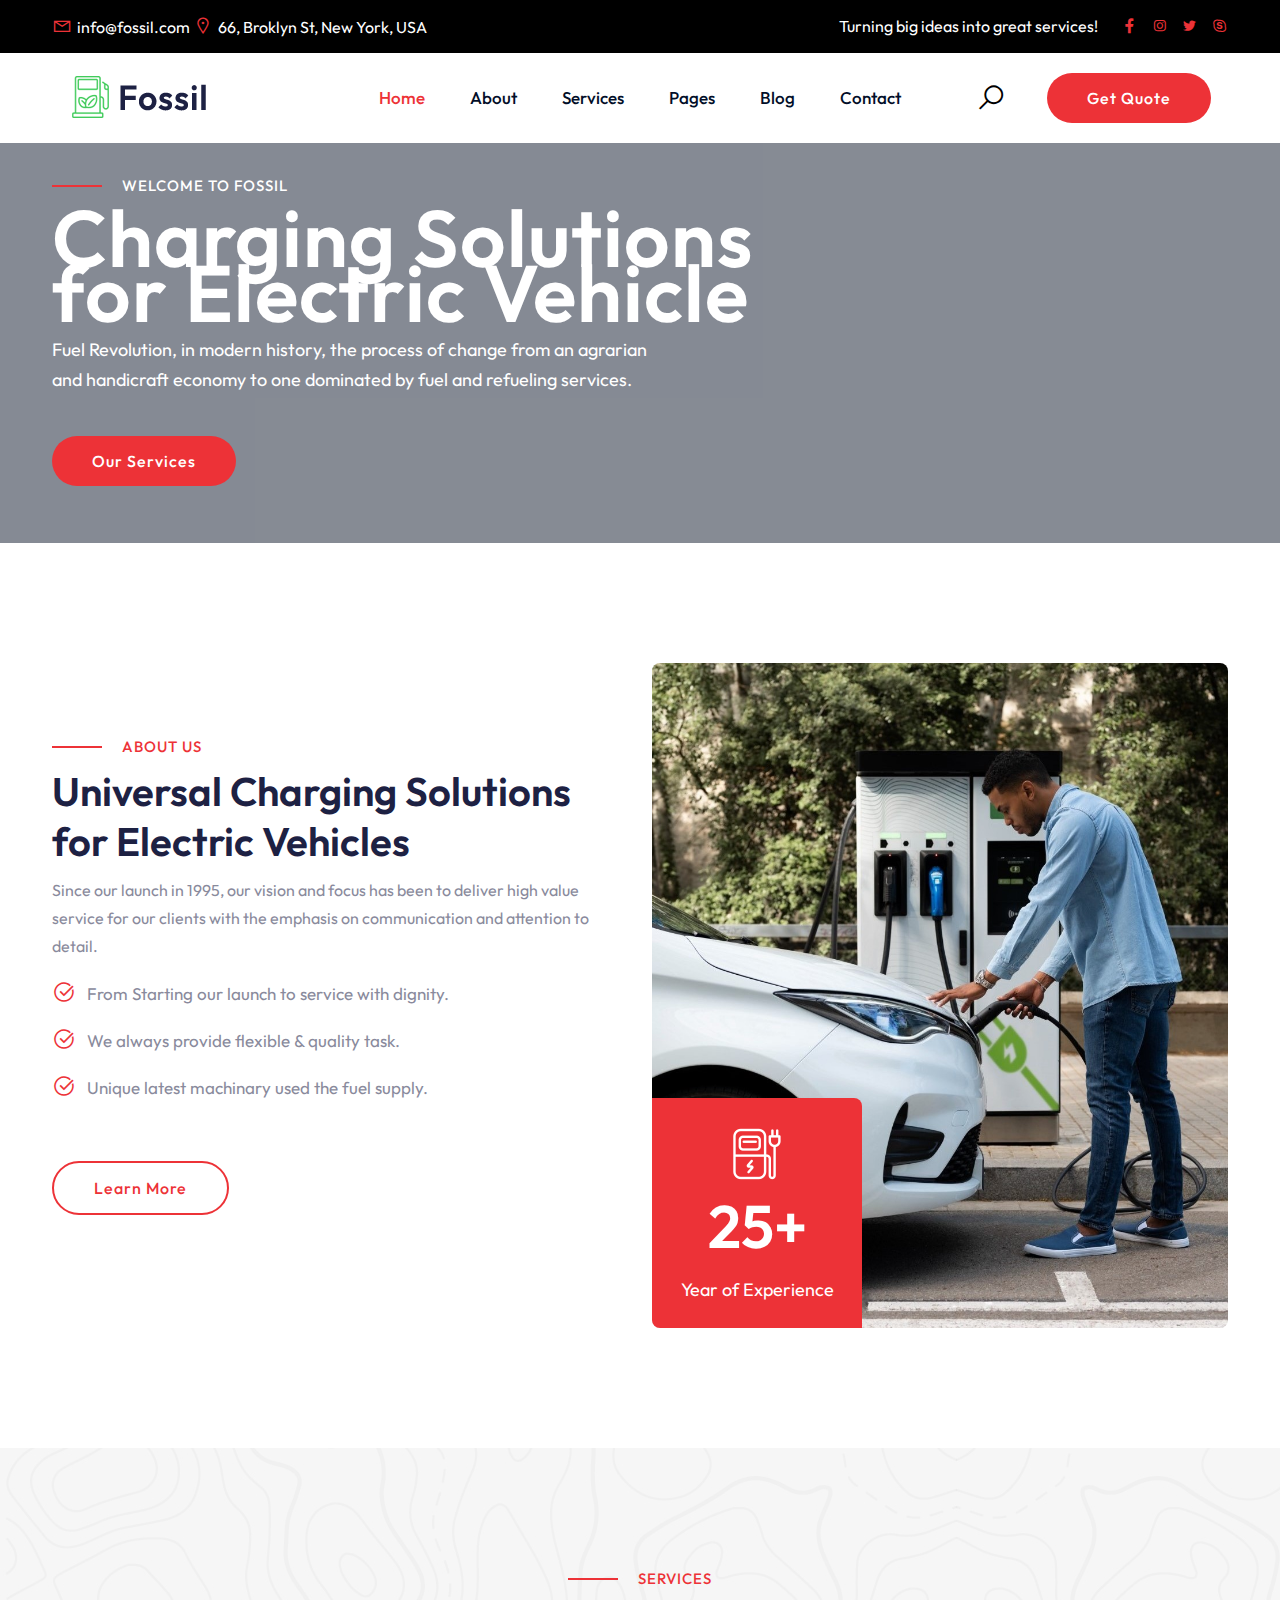
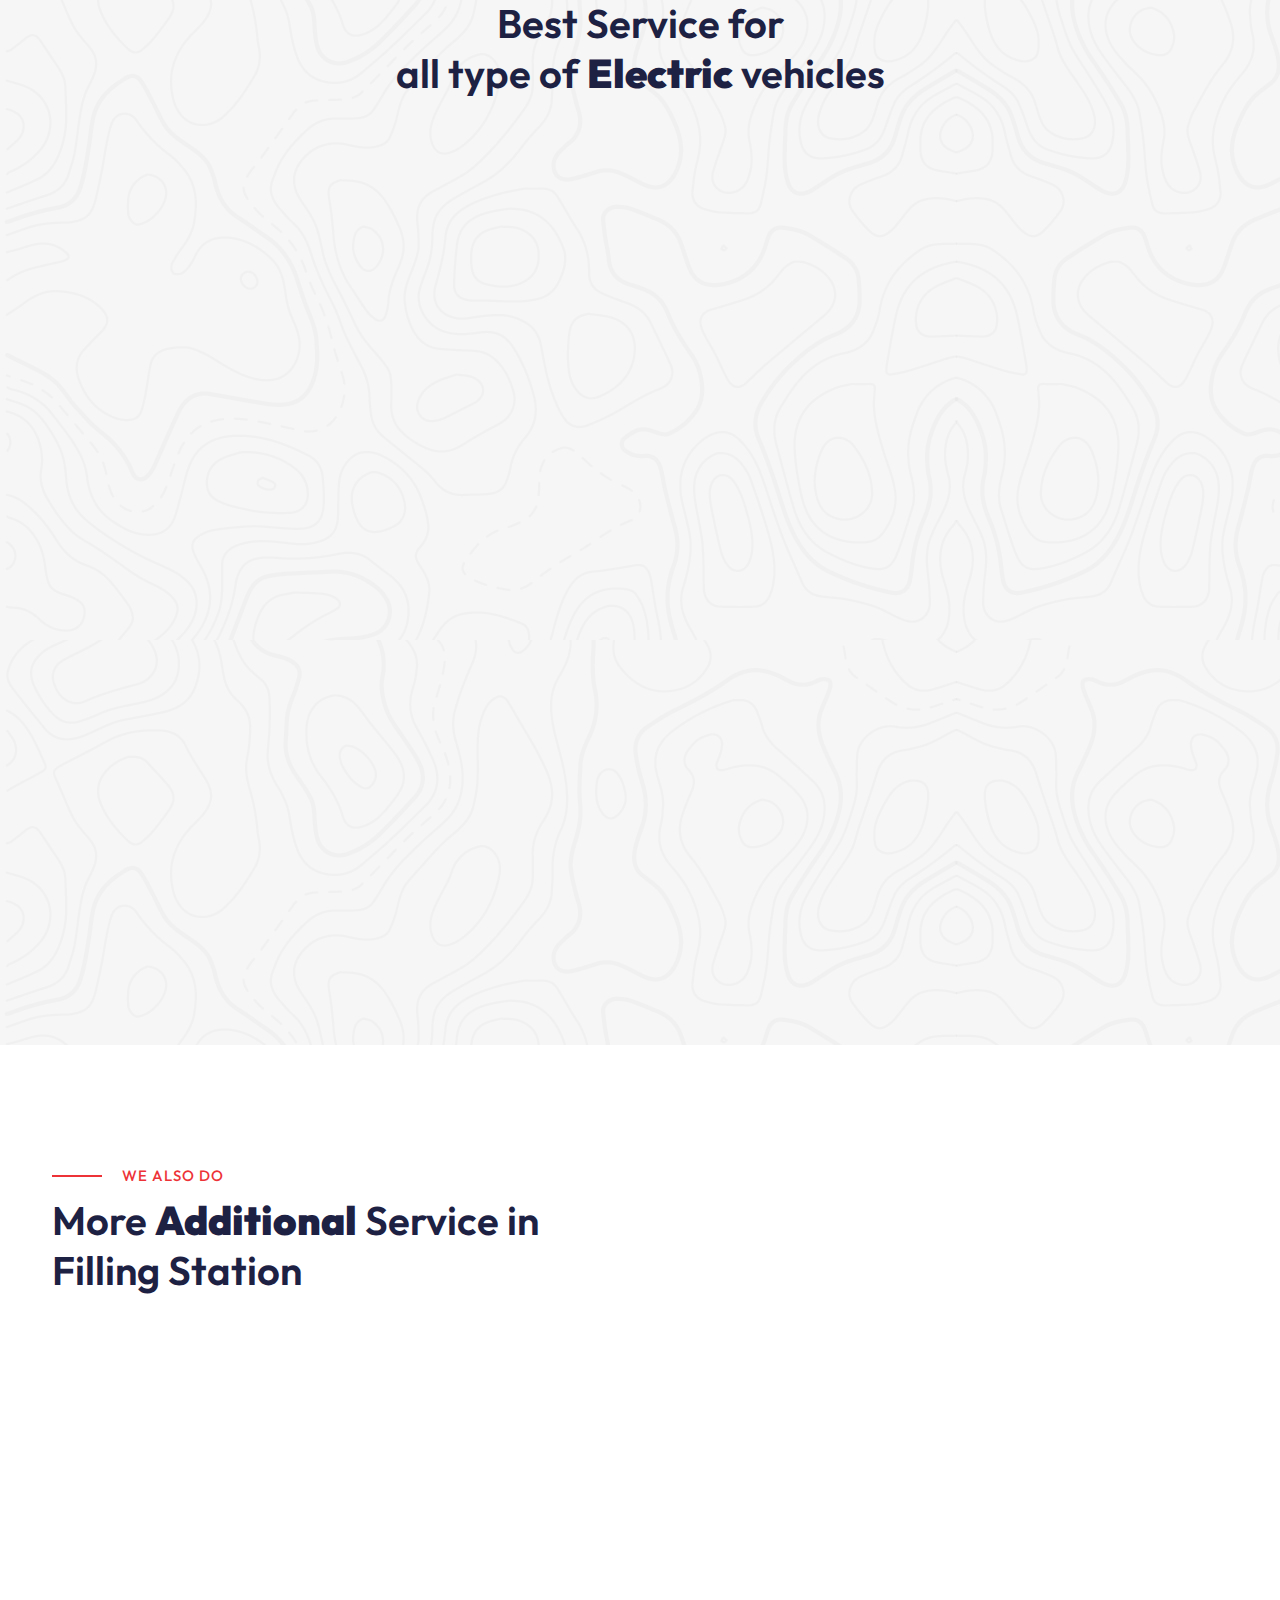
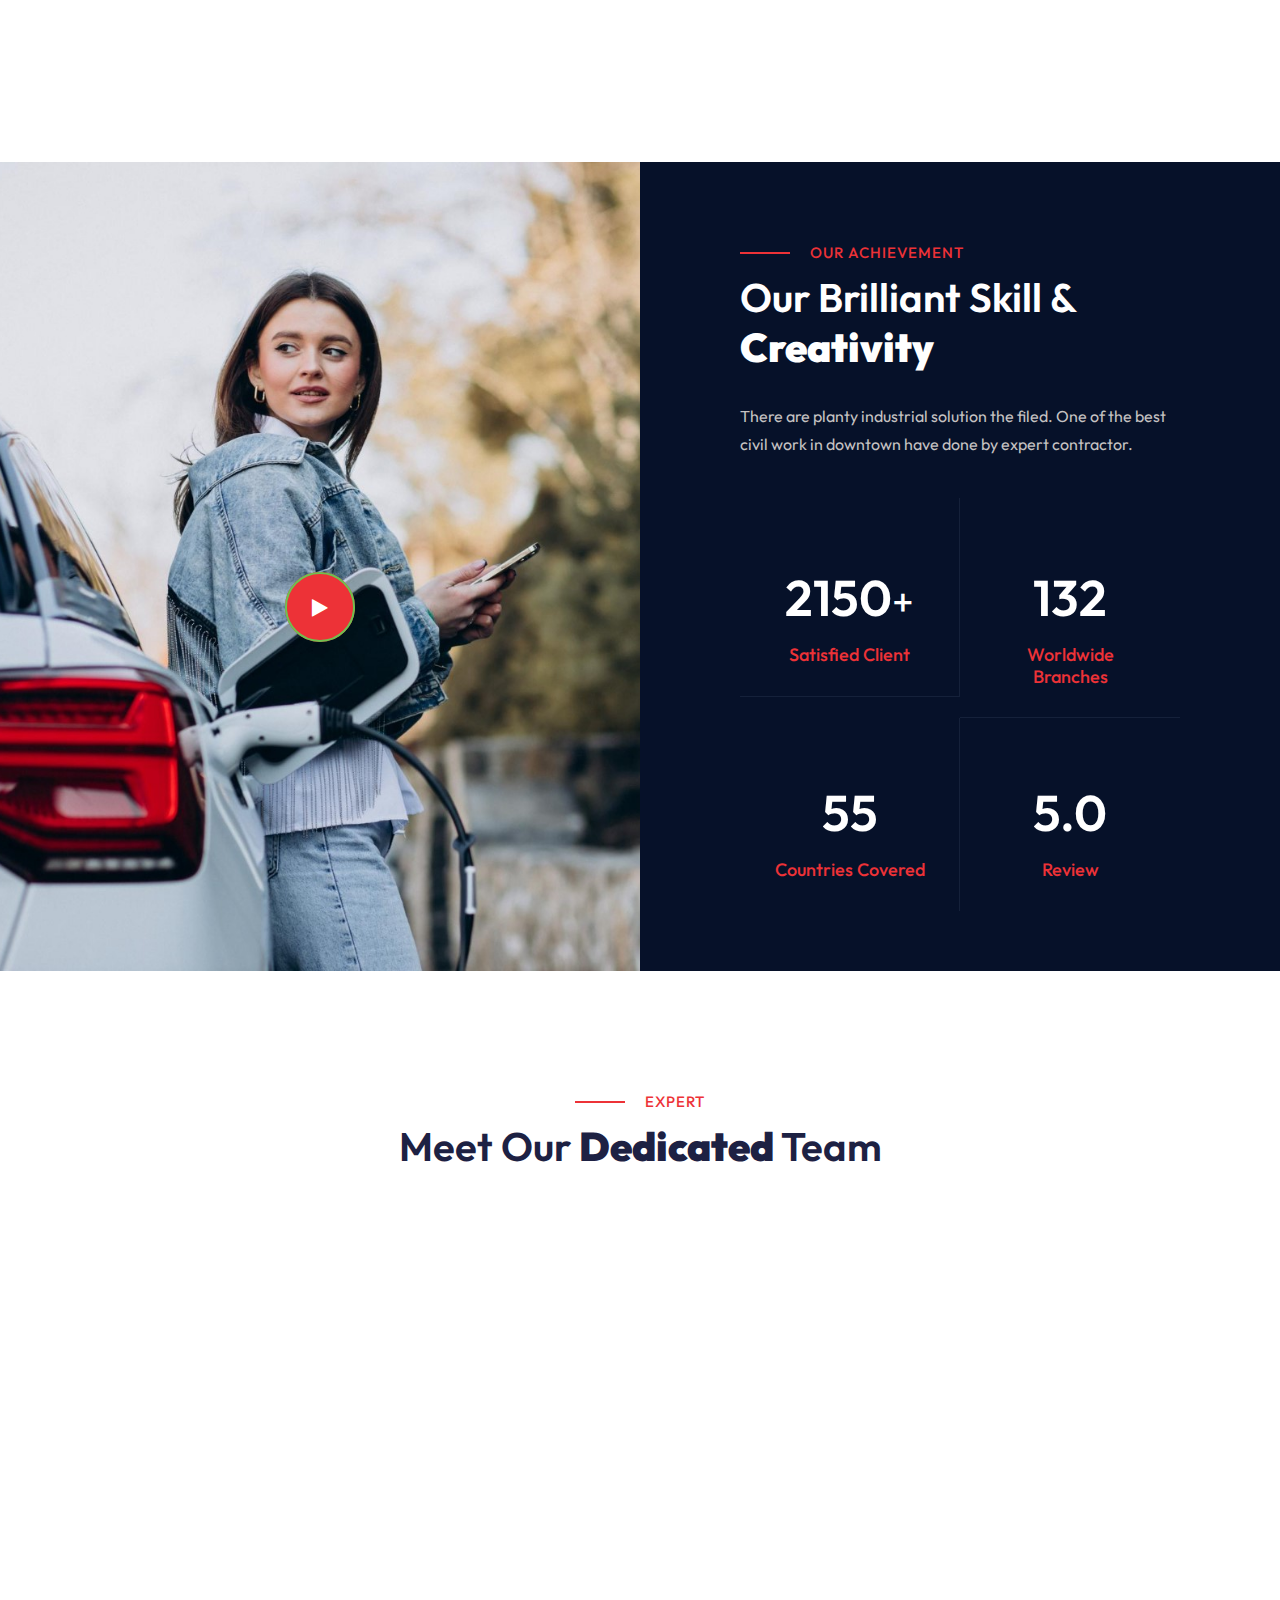
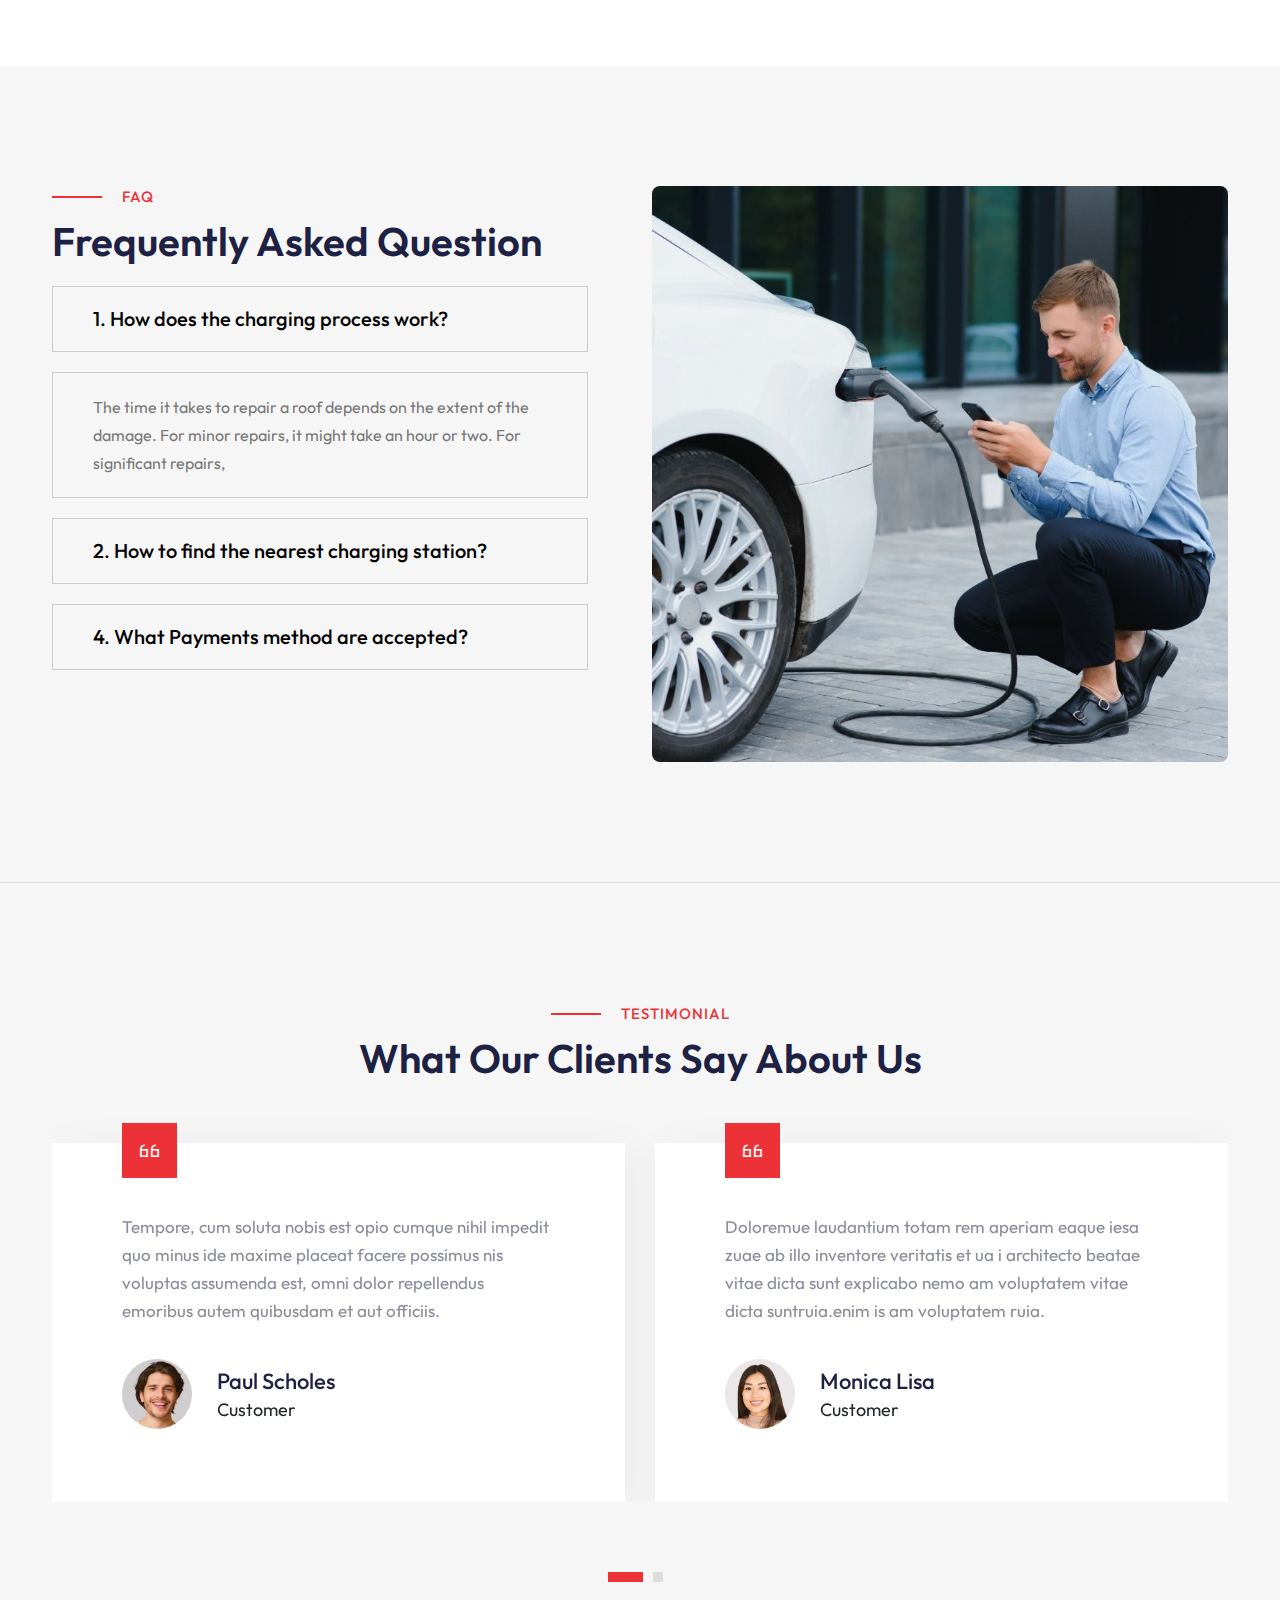
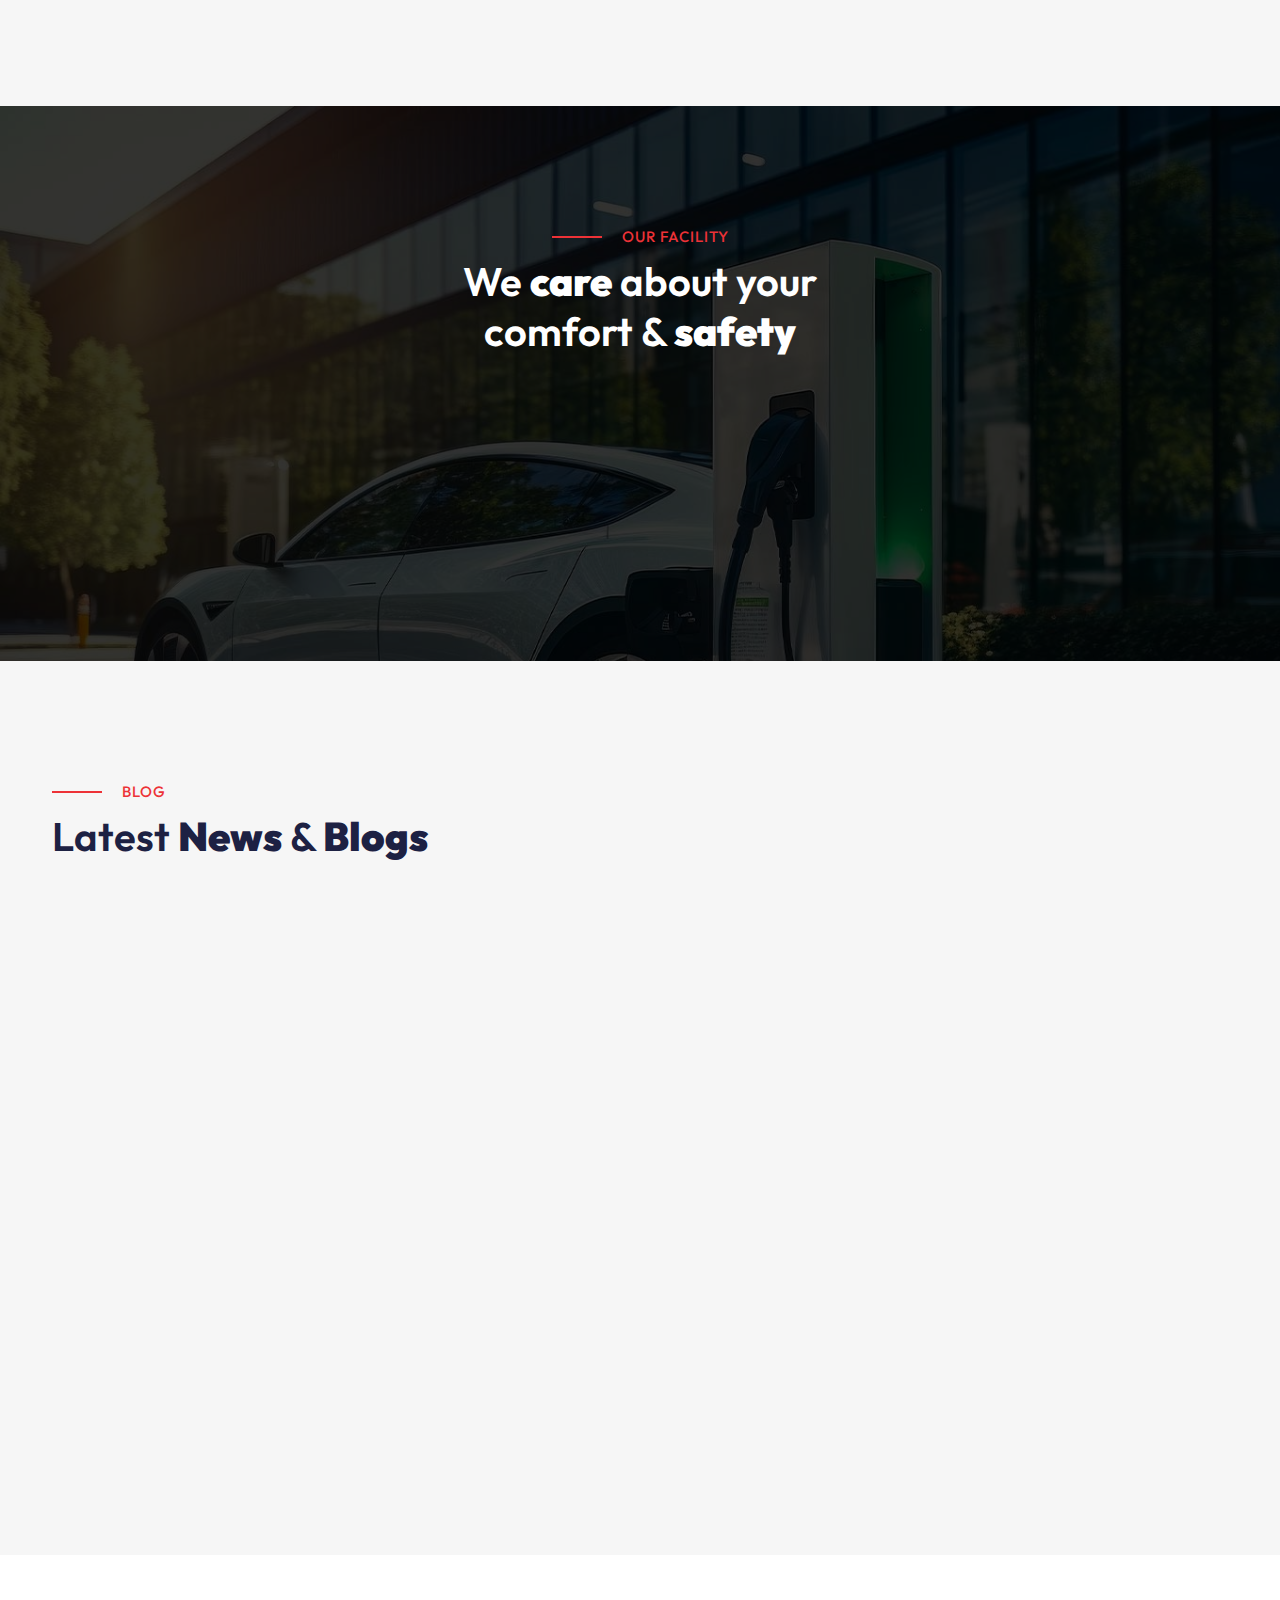
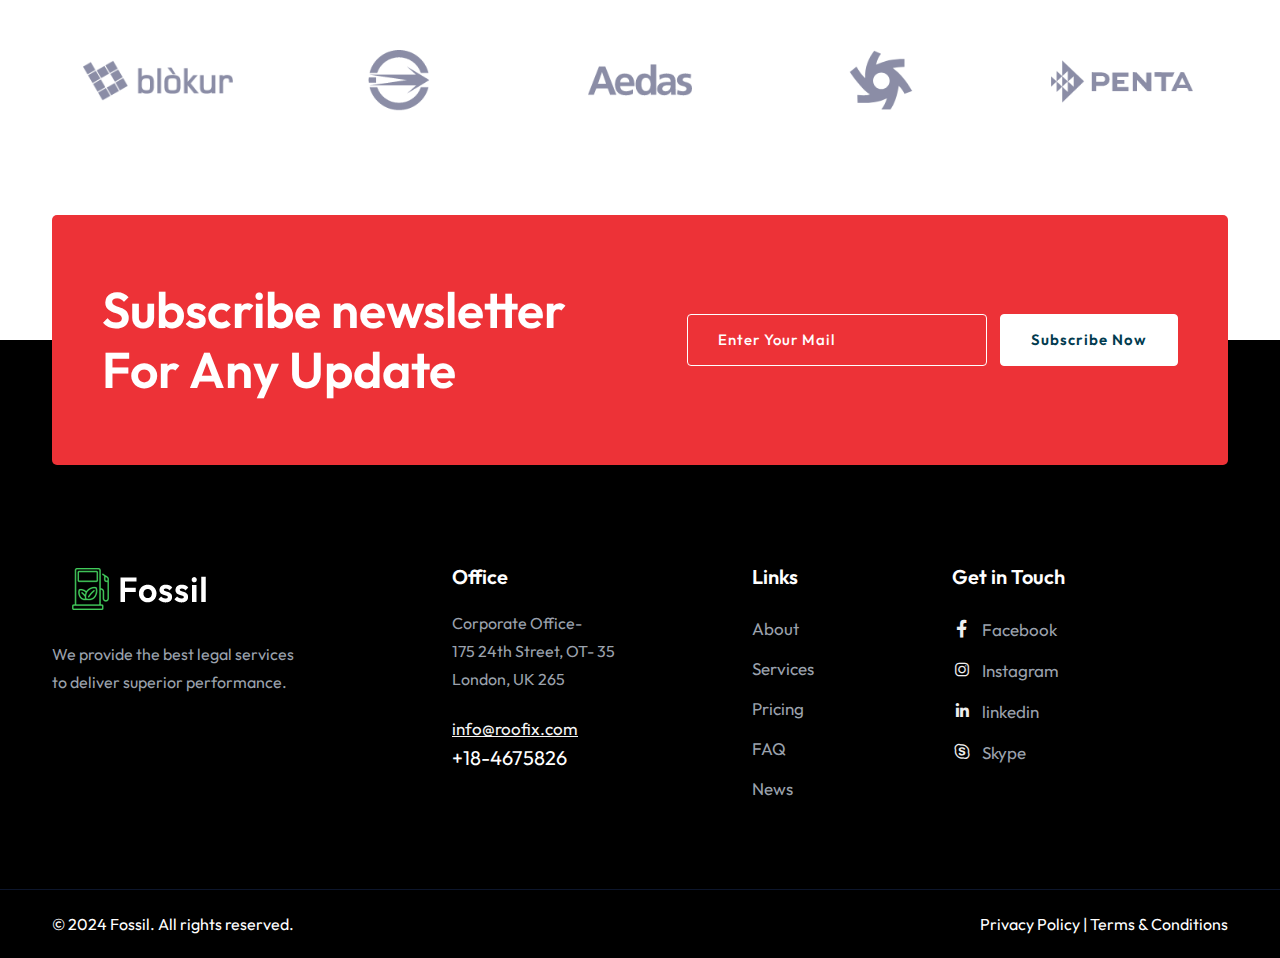
<file: templates/index.html>
<!DOCTYPE html>
 <html lang="en">

<head>
 	<meta charset="utf-8">
 	<meta http-equiv="X-UA-Compatible" content="IE=edge">
	<meta name="viewport" content="width=device-width, initial-scale=1.0, user-scalable=0">

 	<title> Home-01 | Fossil | EV Charging & Gas Station HTML Template |ThemeForest</title>

 	<!--Favicon-->
 	<link rel="icon" href="assets/img/favicon.png" type="image/jpg" />

 	<!-- Bootstrap CSS -->
 	<link href="assets/css/bootstrap.min.css" rel="stylesheet">
 	<!-- Font Awesome CSS-->
 	<link href="assets/css/font-awesome.min.css" rel="stylesheet">
 	<!-- Line Awesome CSS -->
 	<link href="assets/css/line-awesome.min.css" rel="stylesheet">
 	<!-- Animate CSS-->
 	<link href="assets/css/animate.css" rel="stylesheet">
 	<!-- Bar Filler CSS -->
 	<link href="assets/css/barfiller.css" rel="stylesheet">
	<!-- Magnific Popup Video -->
    <link href="assets/css/magnific-popup.css" rel="stylesheet">
 	<!-- Flaticon CSS -->
 	<link href="assets/css/flaticon.css" rel="stylesheet">
 	<!-- Owl Carousel CSS -->
 	<link href="assets/css/owl.carousel.css" rel="stylesheet">
 	<!-- Style CSS -->
 	<link href="assets/css/style.css" rel="stylesheet">
 	<!-- Responsive CSS -->
 	<link href="assets/css/responsive.css" rel="stylesheet">


 	<!-- jquery -->
 	<script src="assets/js/jquery-1.12.4.min.js"></script>


 </head>

 <body>

 	<!-- Pre-Loader -->
 	<div id="loader">
 		<div class="loading">
 			<div class="spinner">
 				<div class="bounce1"></div>
 				<div class="bounce2"></div>
 				<div class="bounce3"></div>
 			</div>
 		</div>
 	</div>

 	<!-- Header Top Area -->

 	<div class="header-top dark-bg">
 		<div class="container">
 			<div class="row">
 				<div class="col-lg-6 col-md-12 col-sm-12">
 					<div class="contact-info">
 						<i class="las la-envelope"></i> info@fossil.com
 						<i class="las la-map-marker"></i> 66, Broklyn St, New York, USA
 					</div>
 				</div>
 				<div class="col-lg-6 col-md-12 col-sm-12 text-end">
 					<div class="site-info">
 						Turning big ideas into great services!
 						<div class="social-area">
 							<a href="#"><i class="lab la-facebook-f"></i></a>
 							<a href="#"><i class="lab la-instagram"></i></a>
 							<a href="#"><i class="lab la-twitter"></i></a>
 							<a href="#"><i class="la la-skype"></i></a>
 						</div>
 					</div>
 				</div>
 			</div>
 		</div>
 	</div>

 	<!-- Header Area -->

 	<header class="header-area">
 		<div class="sticky-area">
 			<div class="navigation">
 				<div class="container">
 					<div class="row align-items-center">
 						<div class="col-lg-3">

 							<div class="logo">
 								<a class="navbar-brand" href="index-2.html"><img src="assets/img/logo.png" alt=""></a>
 							</div>

 						</div>
 						<div class="col-lg-6">
 							<div class="main-menu">
 								<nav class="navbar navbar-expand-lg">
 									<button class="navbar-toggler" type="button" data-bs-toggle="collapse" data-bs-target="#navbarSupportedContent" aria-controls="navbarSupportedContent" aria-expanded="false" aria-label="Toggle navigation">
 										<span class="navbar-toggler-icon"></span>
 										<span class="navbar-toggler-icon"></span>
 										<span class="navbar-toggler-icon"></span>
 									</button>

 									<div class="collapse navbar-collapse justify-content-center" id="navbarSupportedContent">
 										<ul class="navbar-nav">
 											<li class="nav-item">
 												<a class="nav-link active" href="#">Home
 													<span class="sub-nav-toggler">
 													</span>
 												</a>
 												<ul class="sub-menu">
 													<li><a href="index-2.html">Home-1</a></li>
 													<li><a href="index-3.html">Home-2</a></li>
 													<li><a href="index-4.html">Home-3</a></li>
 												</ul>
 											</li>

 											<li class="nav-item">
 												<a class="nav-link" href="about.html">About</a>
 											</li>

 											<li class="nav-item">
 												<a class="nav-link" href="#">Services
 													<span class="sub-nav-toggler">
 													</span>
 												</a>
 												<ul class="sub-menu">
 													<li><a href="services.html">Services</a></li>
 													<li><a href="single-service.html">Service Details</a></li>
 												</ul>

 											</li>

 											<li class="nav-item">
 												<a class="nav-link" href="#">Pages
 													<span class="sub-nav-toggler">
 													</span>
 												</a>
 												<ul class="sub-menu">
 													<li><a href="choose-us.html">Why Choose Us</a></li>
 													<li><a href="team.html">Our Team</a></li>
 													<li><a href="price.html">Pricing</a></li>
 													<li><a href="faq.html">FAQ</a></li>
 												</ul>
 											</li>

 											<li class="nav-item"><a class="nav-link" href="#">Blog
 													<span class="sub-nav-toggler">
 													</span>
 												</a>
 												<ul class="sub-menu"> 													
 													<li><a href="blog.html">Blog</a></li>
 													<li><a href="single-blog.html">Blog Details</a></li>
 												</ul>
 											</li>
 											<li class="nav-item">
 												<a class="nav-link" href="contact.html">Contact</a>
 											</li>
 										</ul>

 									</div>
 								</nav>
 							</div>
 						</div>
 						<div class="col-lg-3">
 							<div class="header-right-content">
								
 								<div class="search-box">
 									<button class="search-btn"><i class="la la-search"></i></button>
 								</div>
								 <a href="price.html" class="main-btn">Get Quote</a>
 							</div>
 						</div>
 					</div>
 				</div>
 			</div>
 		</div>

 		<!-- Search Dropdown Area -->
 		<div class="search-popup">
 			<span class="search-back-drop"></span>

 			<div class="search-inner">
 				<div class="auto-container">
 					<div class="upper-text">
 						<div class="text">Search for anything.</div>
 						<button class="close-search"><span class="la la-times"></span></button>
 					</div>

 					<form method="post" action="https://capricorn-theme.com/html/fossil/index.html">
 						<div class="form-group">
 							<input type="search" name="search-field" value="" placeholder="Search..." required="">
 							<button type="submit"><i class="la la-search"></i></button>
 						</div>
 					</form>
 				</div>
 			</div>
 		</div>
 	</header>

 	<!-- Hero Area -->

 	<div class="homepage-slides owl-carousel">
 		<div class="single-slide-item">
 			<div class="overlay"></div>
 			<div class="hero-area-content">
 				<div class="container">
 					<div class="row justify-content-center">
 						<div class="col-lg-12 wow fadeInUp animated" data-wow-delay=".3s">
 							<div class="section-title">
 								<h6>Welcome to Fossil</h6>
								<h1>Charging Solutions <br>for Electric Vehicle</h1> 								
 								<p> Fuel Revolution, in modern history, the process of change from an agrarian <br>and handicraft economy to one dominated by fuel and refueling services.</p>
 							</div>
 							<a href="services.html" class="main-btn">Our Services</a>
 						</div>
 					</div>
 				</div>
 			</div>
 		</div>

 		<div class="single-slide-item hero-area-bg-2">
 			<div class="overlay"></div>
 			<div class="hero-area-content">
 				<div class="container">
 					<div class="row justify-content-center">
 						<div class="col-lg-12 wow fadeInUp animated" data-wow-delay=".3s">
 							<div class="section-title">
 								<h6>Since in 1995</h6>
 								<h1>We are leading <br> <b>Filling Station</b></h1>
 								<p> Fuel Revolution, in modern history, the process of change from an agrarian <br>and handicraft economy to one dominated by fuel and refueling services.</p>
 							</div>
 							<a href="price.html" class="main-btn">Get A Quote</a>
 						</div>
 					</div>
 				</div>
 			</div>
 		</div>
 	</div>

 	<!-- About Section-->

 	<div class="about-area section-padding pt-120">
 		<div class="container">
 			<div class="row align-items-center">
 				<div class="col-lg-6 col-md-12 col-sm-12 wow fadeInLeft" data-wow-delay=".3s">
 					<div class="info-content-area">
 						<div class="section-title">
 							<h6>About Us</h6>
 							<h2>Universal Charging Solutions for Electric Vehicles</h2>
 						</div>
 						<p>Since our launch in 1995, our vision and focus has been to deliver high value service for our clients with the emphasis on communication and attention to detail.</p>
 						<p class="highlight"><i class="las la-check-circle"></i>From Starting our launch to service with dignity.</p>
 						<p class="highlight"><i class="las la-check-circle"></i>We always provide flexible & quality task. </p>
 						<p class="highlight"><i class="las la-check-circle"></i>Unique latest machinary used the fuel supply.</p>

 						<a href="about.html" class="main-btn">Learn More</a>
 					</div>
 				</div>

 				<div class="col-lg-6 col-md-12 col-sm-12 wow fadeInUp" data-wow-delay=".4s">
					
 					<div class="info-img">
 						<img src="assets/img/about/about.jpg" alt="">

						 <div class="experience-wrap">
							<img src="assets/img/electric-station.png" alt="">
                            <span>25+</span>
                            <p>Year of Experience</p>
                        </div>
 					</div>
 				</div>

 			</div>
 		</div>
 	</div>

 	<!-- Services Area -->

 	<div id="service-1" class="services-area gray-bg section-padding">
 		<div class="container">
 			<div class="row">
 				<div class="offset-lg-2 col-lg-8 text-center">
 					<div class="section-title">
 						<h6>Services</h6>
 						<h2>Best Service for <br> all type of <b>Electric</b> vehicles</h2>
 					</div>
 				</div>
 			</div>
 			<div class="row">
				<div class="col-lg-4 col-md-6 col-sm-12">
					<div class="single-serv-item active mt-30 wow fadeInLeft" data-wow-delay=".6s">
						<div class="serv-icon">
							<i class="flaticon-charging-station"></i>
						</div>
						<div class="serv-content">
							<h5>CNG Conversion</h5>
							<p>This services involve transferring the parcels to the closest depot to the delivery location.</p>
						</div>
						<a href="single-service.html" class="read-more">Read More</a>
					</div>
				</div>
				<div class="col-lg-4 col-md-6 col-sm-12">
					<div class="single-serv-item mt-30 wow fadeInLeft" data-wow-delay=".6s">
						<div class="serv-icon">
							<i class="flaticon-biofuel"></i>
						</div>
						<div class="serv-content">
							<h5>Electric Charging</h5>
							<p>This services involve transferring the parcels to the closest depot to the delivery location.</p>
						</div>
						<a href="single-service.html" class="read-more">Read More</a>
					</div>
				</div>
				<div class="col-lg-4 col-md-6 col-sm-12">
					<div class="single-serv-item active mt-30 wow fadeInLeft" data-wow-delay=".6s">
						<div class="serv-icon">
							<i class="flaticon-car-wash"></i>
						</div>
						<div class="serv-content">
							<h5>Cas Washing</h5>
							<p>This services involve transferring the parcels to the closest depot to the delivery location.</p>
						</div>
						<a href="single-service.html" class="read-more">Read More</a>
					</div>
				</div>
 				<div class="col-lg-4 col-md-6 col-sm-12">
 					<div class="single-serv-item mt-30 wow fadeInLeft" data-wow-delay=".2s">
 						<div class="serv-icon">
 							<i class="flaticon-petrol"></i>
 						</div>
 						<div class="serv-content">
 							<h5>Pure Octane</h5>
 							<p>This services involve transferring the parcels to the closest depot to the delivery location.</p>
 						</div>
 						<a href="single-service.html" class="read-more">Read More</a>
 					</div>
 				</div>
 				<div class="col-lg-4 col-md-6 col-sm-12">
 					<div class="single-serv-item active mt-30 wow fadeInLeft" data-wow-delay=".4s">
 						<div class="serv-icon">
 							<i class="flaticon-diesel"></i>
 						</div>
 						<div class="serv-content">
 							<h5>Light Diesel</h5>
 							<p>This services involve transferring the parcels to the closest depot to the delivery location.</p>
 						</div>
 						<a href="single-service.html" class="read-more">Read More</a>
 					</div>
 				</div>
 				<div class="col-lg-4 col-md-6 col-sm-12">
 					<div class="single-serv-item mt-30 wow fadeInLeft" data-wow-delay=".6s">
 						<div class="serv-icon">
 							<i class="flaticon-gasoline"></i>
 						</div>
 						<div class="serv-content">
 							<h5>Crystal Petrol</h5>
 							<p>This services involve transferring the parcels to the closest depot to the delivery location.</p>
 						</div>
 						<a href="single-service.html" class="read-more">Read More</a>
 					</div>
 				</div>
 			</div>
 		</div>
 	</div>

 	<!-- Extra Service -->

 	<div id="xtra" class="xtra-service-wrap section-padding">
 		<div class="container">
 			<div class="row">
 				<div class="col-xl-8 col-lg-8">
 					<div class="section-title">
 						<h6>We Also Do</h6>
 						<h2>More <b>Additional</b> Service in <br> Filling Station</h2>
 					</div>
 				</div>
 			</div>

 			<div class="row">
 				<div class="col-lg-3 col-md-6 col-sm-12 ">
 					<div class="xtra-serve-area mt-30 wow fadeInLeft" data-wow-delay=".3s">
 						<img src="assets/img/xtra/01.jpg" alt="">
 						<h5>Car Evacaution</h5>
 						<a href="single-service.html" class="read-more">Read More</a>
 					</div>
 				</div>
 				<div class="col-lg-3 col-md-6 col-sm-12">
 					<div class="xtra-serve-area mt-30 bg-cover wow fadeInLeft" data-wow-delay=".4s">
 						<img src="assets/img/xtra/02.jpg" alt="">
 						<h5>Emergency Charging</h5>
 						<a href="single-service.html" class="read-more">Read More</a>
 					</div>
 				</div>
 				<div class="col-lg-3 col-md-6 col-sm-12">
 					<div class="xtra-serve-area mt-30 bg-cover wow fadeInRight" data-wow-delay=".4s">
 						<img src="assets/img/xtra/03.jpg" alt="">
 						<h5>Wheels Pumping</h5>
 						<a href="single-service.html" class="read-more">Read More</a>
 					</div>
 				</div>
 				<div class="col-lg-3 col-md-6 col-sm-12">
 					<div class="xtra-serve-area mt-30 bg-cover wow fadeInRight" data-wow-delay=".3s">
 						<img src="assets/img/xtra/04.jpg" alt="">
 						<h5>Engine Repair</h5>
 						<a href="single-service.html" class="read-more">Read More</a>
 					</div>
 				</div>
 			</div>
 		</div>
 	</div>

 	<!-- Achievement Area -->

 	<div class="skill-area">
 		<div class="skill-bg bg-cover">
 			<div class="overlay">
 			</div>
 			<div class="pop-up-video">
 				<a href="https://www.youtube.com/watch?v=nibU1Iq6g3Y" class="video-play-btn mfp-iframe">
 					<i class="fa fa-play"></i>
 				</a>
 			</div>
 		</div>
 		<div class="skill-content">
 			<div class="section-title mb-30">
 				<h6>Our Achievement</h6>
 				<h2>Our Brilliant Skill & <b><br>Creativity</b></h2>
 			</div>
 			<p>There are planty industrial solution the filed. One of the best civil work in downtown have done by expert contractor.</p>
 			<div class="row gx-0 mt-40">
 				<div class="col-lg-6 col-md-6 col-sm-6">
 					<div class="single-counter-box one">
 						<div class="fact-icon">
 							<i class="flaticon-book"></i>
 						</div>
 						<p class="counter-number"><span>2150</span>+</p>
 						<h6>Satisfied Client</h6>
 					</div>
 				</div>
 				<div class="col-lg-6 col-md-6 col-sm-6">
 					<div class="single-counter-box two">
 						<div class="fact-icon">
 							<i class="flaticon-attorney"></i>
 						</div>
 						<p class="counter-number"><span>132</span></p>
 						<h6>Worldwide Branches</h6>
 					</div>
 				</div>
 			</div>
 			<div class="row gx-0">
 				<div class="col-lg-6 col-md-6 col-sm-6">
 					<div class="single-counter-box three">
 						<div class="fact-icon">
 							<i class="flaticon-support"></i>
 						</div>
 						<p class="counter-number"><span>55</span></p>
 						<h6>Countries Covered</h6>
 					</div>
 				</div>
 				<div class="col-lg-6 col-md-6 col-sm-6">
 					<div class="single-counter-box four">
 						<div class="fact-icon">
 							<i class="flaticon-insurance"></i>
 						</div>
 						<p class="counter-number"><span>5.0</span></p>
 						<h6>Review</h6>
 					</div>
 				</div>
 			</div>
 		</div>
 	</div>

 	<!-- Team Section-->

 	<div class="team-area section-padding text-center pb-60">
 		<div class="container">
 			<div class="row justify-content-center">
 				<div class="col-lg-12 ">
 					<div class="section-title text-center">
 						<h6>Expert</h6>
 						<h2>Meet Our <b>Dedicated</b> Team</h2>
 					</div>
 				</div>
 			</div>
 			<div class="row">
 				<div class="col-lg-3 col-md-6 col-sm-6 col-12">
 					<div class="single-team-member wow fadeInLeft" data-wow-delay=".2s">
 						<div class="team-member-bg">
 							<div class="team-content">
 								<div class="team-title">
 									<a href="#">James Cameron</a>
 								</div>
 								<div class="team-subtitle">
 									<p>Manager</p>
 								</div>
 							</div>
 							<div class="team-social">
 								<ul>
 									<li>
 										<a href="#"><i class="fa fa-facebook-f" aria-hidden="true"></i> </a>
 									</li>
 									<li>
 										<a href="#"><i class="fa fa-twitter" aria-hidden="true"></i> </a>
 									</li>
 									<li>
 										<a href="#"><i class="fa fa-linkedin" aria-hidden="true"></i> </a>
 									</li>
 									<li>
 										<a href="#"><i class="fa fa-behance" aria-hidden="true"></i> </a>
 									</li>

 								</ul>
 							</div>
 						</div>

 					</div>
 				</div>

 				<div class="col-lg-3 col-md-6 col-sm-6 col-12">
 					<div class="single-team-member wow fadeInLeft" data-wow-delay=".4s">
 						<div class="team-member-bg team-bg-2">
 							<div class="team-content">
 								<div class="team-title">
 									<a href="#">Mich Thomson</a>
 								</div>
 								<div class="team-subtitle">
 									<p>Supervisor</p>
 								</div>
 							</div>
 							<div class="team-social">
 								<ul>
 									<li>
 										<a href="#"><i class="fa fa-facebook-f" aria-hidden="true"></i> </a>
 									</li>
 									<li>
 										<a href="#"><i class="fa fa-twitter" aria-hidden="true"></i> </a>
 									</li>
 									<li>
 										<a href="#"><i class="fa fa-linkedin" aria-hidden="true"></i> </a>
 									</li>
 									<li>
 										<a href="#"><i class="fa fa-behance" aria-hidden="true"></i> </a>
 									</li>

 								</ul>
 							</div>
 						</div>
 					</div>
 				</div>

 				<div class="col-lg-3 col-md-6 col-sm-6 col-12">
 					<div class="single-team-member wow fadeInRight" data-wow-delay=".6s">
 						<div class="team-member-bg team-bg-3">
 							<div class="team-content">
 								<div class="team-title">
 									<a href="#">Josh Batlar</a>
 								</div>
 								<div class="team-subtitle">
 									<p>Sr. Executive</p>
 								</div>
 							</div>
 							<div class="team-social">
 								<ul>
 									<li>
 										<a href="#"><i class="fa fa-facebook-f" aria-hidden="true"></i> </a>
 									</li>
 									<li>
 										<a href="#"><i class="fa fa-twitter" aria-hidden="true"></i> </a>
 									</li>
 									<li>
 										<a href="#"><i class="fa fa-linkedin" aria-hidden="true"></i> </a>
 									</li>
 									<li>
 										<a href="#"><i class="fa fa-behance" aria-hidden="true"></i> </a>
 									</li>
 								</ul>
 							</div>
 						</div>
 					</div>
 				</div>

 				<div class="col-lg-3 col-md-6 col-sm-6 col-12">
 					<div class="single-team-member wow fadeInRight" data-wow-delay=".8s">
 						<div class="team-member-bg team-bg-4">
 							<div class="team-content">
 								<div class="team-title">
 									<a href="#">Albert Gill</a>
 								</div>
 								<div class="team-subtitle">
 									<p>Relation Officer</p>
 								</div>
 							</div>
 							<div class="team-social">
 								<ul>
 									<li>
 										<a href="#"><i class="fa fa-facebook-f" aria-hidden="true"></i> </a>
 									</li>
 									<li>
 										<a href="#"><i class="fa fa-twitter" aria-hidden="true"></i> </a>
 									</li>
 									<li>
 										<a href="#"><i class="fa fa-linkedin" aria-hidden="true"></i> </a>
 									</li>
 									<li>
 										<a href="#"><i class="fa fa-behance" aria-hidden="true"></i> </a>
 									</li>

 								</ul>
 							</div>
 						</div>
 					</div>
 				</div>
 			</div>
 		</div>
 	</div>

	<!-- Faq Section  -->
    <div class="faq-section section-padding gray-bg">
        <div class="container">
            <div class="row">
                <div class="col-xl-6 col-lg-6">
                    <div class="faq-content-wrap">
                        <div class="section-title">
                            <h6>FAQ</h6>
                            <h2>Frequently Asked Question</h2>
                        </div>
                        <div class="cp-custom-accordion mt-20">
                            <div class="accordions" id="accordionExample">
                              <div class="accordion-items">
                                <h2 class="accordion-header" id="headingOne">
                                  <button class="accordion-buttons" type="button" data-bs-toggle="collapse"
                                    data-bs-target="#collapseOne" aria-expanded="true" aria-controls="collapseOne">
                                    1. How does the charging process work?
                                  </button>
                                </h2>
                                <div id="collapseOne" class="accordion-collapse collapse show" aria-labelledby="headingOne"
                                  data-bs-parent="#accordionExample">
                                  <div class="accordion-body">
                                    The time it takes to repair a roof depends on the extent of the damage. 
                                    For minor repairs, it might take an hour or two. For significant repairs,                                     
                                  </div>
                                </div>
                              </div>
                              <div class="accordion-items">
                                <h2 class="accordion-header" id="headingTwo">
                                  <button class="accordion-buttons collapsed" type="button" data-bs-toggle="collapse"
                                    data-bs-target="#collapseTwo" aria-expanded="false" aria-controls="collapseTwo">
                                    2. How to find the nearest charging station?
                                  </button>
                                </h2>
                                <div id="collapseTwo" class="accordion-collapse collapse" aria-labelledby="headingTwo"
                                  data-bs-parent="#accordionExample">
                                  <div class="accordion-body">
                                    The time it takes to repair a roof depends on the extent of the damage. 
                                    For minor repairs, it might take an hour or two. For significant repairs,                                     
                                  </div>
                                </div>
                              </div>                          
                                                       
                              <div class="accordion-items">
                                <h2 class="accordion-header" id="headingFour">
                                  <button class="accordion-buttons collapsed" type="button" data-bs-toggle="collapse"
                                    data-bs-target="#collapseFour" aria-expanded="false" aria-controls="collapseFour">
                                    4. What Payments method are accepted?
                                  </button>
                                </h2>
                                <div id="collapseFour" class="accordion-collapse collapse" aria-labelledby="headingFour"
                                  data-bs-parent="#accordionExample">
                                  <div class="accordion-body">
                                    The time it takes to repair a roof depends on the extent of the damage. 
                                    For minor repairs, it might take an hour or two. For significant repairs,                                     
                                  </div>
                                </div>
                              </div>                          
                            </div>
                          </div>
                    </div>
                </div>
                <div class="col-xl-6 col-lg-6 align-items-end">
                    <div class="faq-img-wrap">
                        <img src="assets/img/faq-img.jpg" alt="">
                    </div>
                </div>
            </div>
        </div>
    </div>

	<!-- Testimonial Section -->

	<div class="testimonial-area gray-bg section-padding">			
		<div class="capricorn-testimonial">
			<div class="container">
				<div class="row">
					<div class="col-lg-12 text-center ">
						<div class="section-title">
							<h6>Testimonial</h6>
							<h2>What Our Clients Say About Us</h2>
						</div>
					</div>
				</div>

				<div class="row">
					<div class="col-lg-12">
						<div class="client-carousel owl-carousel">
							<div class="single-client-item">
								<div class="testimonial-icon"><i class="las la-quote-left"></i></div>
								<p>Tempore, cum soluta nobis est opio 
									cumque nihil impedit quo minus ide
									maxime placeat facere possimus 
									nis voluptas assumenda est, omni
									dolor repellendus emoribus autem
									quibusdam et aut officiis.
								</p>
								<div class="testimonial-author">
									<div class="author-img">
										<img src="assets/img/testimonial/1.jpg" alt="">
									</div>
									<div class="author-desc">
										<h5>Paul Scholes</h5><span>Customer</span>
									</div>
								</div>
								
								
							</div>

							<div class="single-client-item">
								<div class="testimonial-icon"><i class="las la-quote-left"></i></div>
								<p>Doloremue laudantium totam 
									rem aperiam eaque iesa zuae 
									ab illo inventore veritatis et ua
									i architecto beatae vitae dicta 
									sunt explicabo nemo am voluptatem vitae dicta 
									suntruia.enim is
									am voluptatem ruia.</p>
									<div class="testimonial-author">
										<div class="author-img">
											<img src="assets/img/testimonial/2.jpg" alt="">
										</div>
										<div class="author-desc">
											<h5>Monica Lisa</h5><span>Customer</span>
										</div>
									</div>
							</div>

							<div class="single-client-item">
								<div class="testimonial-icon"><i class="las la-quote-left"></i></div>
								<p>Nam libero tempore, cum soluta nobi
									est eligendi optio cumque nihil impeit 
									quo minus id quod maxime placeat 
									facere possimus, omnis voluptas ass
									umenda est, omnis dolor repellendus
									emporibus autem zrosi.</p>
									<div class="testimonial-author">
										<div class="author-img">
											<img src="assets/img/testimonial/3.jpg" alt="">
										</div>
										<div class="author-desc">
											<h5>Ryans Gigs</h5><span>Customer</span>
										</div>
									</div>
							</div>

							<div class="single-client-item">
								<div class="testimonial-icon"><i class="las la-quote-left"></i></div>
								<p>Doloremue laudantium totam 
									rem aperiam eaque iesa zuae 
									ab illo inventore veritatis et ua
									i architecto beatae vitae dicta 
									sunt explicabo nemo am voluptatem vitae dicta 
									suntruia.enim is
									am voluptatem ruia.</p>
									<div class="testimonial-author">
										<div class="author-img">
											<img src="assets/img/testimonial/4.jpg" alt="">
										</div>
										<div class="author-desc">
											<h5>Sarah Fatima</h5><span>Customer</span>
										</div>
									</div>
							</div>
						</div>
					</div>
				</div>
			</div>
		</div>
	</div>
   
 	<!-- Facility Area -->

 	<div class="facility-area dark-bg section-padding">
		<div class="overlay-2"></div>
 		<div class="container">
 			<div class="row">
 				<div class="offset-lg-2 col-lg-8 text-center">
 					<div class="section-title">
 						<h6>Our Facility</h6>
 						<h2>We <b>care</b> about your <br>comfort & <b>safety</b></h2>
 					</div>
 				</div>
 			</div>
 			<div class="row">
 				<div class="col-lg-3 col-md-6 col-sm-12">
 					<div class="single-facility-area wow fadeInLeft" data-wow-delay=".2s">
 						<div class="facility-icon">
 							<img src="assets/img/icon/wifi-router.png" alt="">
 						</div>
 						<h4>Free Wifi Zone</h4>

 					</div>
 				</div>
 				<div class="col-lg-3 col-md-6 col-sm-12">
 					<div class="single-facility-area wow fadeInLeft" data-wow-delay=".4s">
 						<div class="facility-icon">
 							<img src="assets/img/icon/dish.png" alt="">
 						</div>
 						<h4>Restaurant</h4>

 					</div>
 				</div>
 				<div class="col-lg-3 col-md-6 col-sm-12 wow fadeInLeft" data-wow-delay=".6s">
 					<div class="single-facility-area">
 						<div class="facility-icon">
 							<img src="assets/img/icon/teddy-bear.png" alt="">
 						</div>
 						<h4>Children's area</h4>

 					</div>
 				</div>
 				<div class="col-lg-3 col-md-6 col-sm-12">
 					<div class="single-facility-area wow fadeInLeft" data-wow-delay=".8s">
 						<div class="facility-icon">
 							<img src="assets/img/icon/technology.png" alt="">
 						</div>
 						<h4>TV Hall</h4>

 					</div>
 				</div>
 			</div>
 		</div>
 	</div>

 	<!-- Blog Section-->

 	<div class="blog-area gray-bg section-padding">
 		<div class="container">
 			<div class="row">
 				<div class="col-lg-6 col-md-12 col-12">
 					<div class="section-title">
 						<h6>Blog</h6>
 						<h2>Latest <b>News</b> & <b>Blogs</b></h2>
 					</div>
 				</div>

 				<div class="col-lg-6 text-end">

 				</div>
 			</div>
 			<div class="row">
 				<div class="col-lg-4 col-md-6 col-sm-12">
 					<div class="single-blog-item wow fadeInLeft" data-wow-delay=".4s">
 						<div class="blog-bg">
 							<img src="assets/img/blog/1.jpg" alt="">
 						</div>
 						<div class="blog-content">
 							<p class="blog-meta"><i class="las la-user-circle"></i>Admin | <i class="las la-calendar-check"></i>25 Feb</p>
 							<h5><a href="single-blog.html">Five Importance great solutions for Fuel Services </a>
 							</h5>
 							<p>There are some reason Lorem ipsum dolor sit amet, consectetur adipisicing elit. Dolorem, facilis perferendis ipsam.</p>
 							<a href="single-blog.html" class="read-more">Read More</a>
 						</div>

 					</div>
 				</div>
 				<div class="col-lg-4 col-md-6 col-sm-12">
 					<div class="single-blog-item wow fadeInLeft" data-wow-delay=".6s">
 						<div class="blog-bg">
 							<img src="assets/img/blog/2.jpg" alt="">
 						</div>
 						<div class="blog-content">
 							<p class="blog-meta"><i class="las la-user-circle"></i>Admin | <i class="las la-calendar-check"></i>16 Jan</p>
 							<h5><a href="single-blog.html">Vechicle oil consume on Diesel Demands Costly</a></h5>
 							<p>There are some reason Lorem ipsum dolor sit amet, consectetur adipisicing elit. Dolorem, facilis perferendis ipsam.</p>
 							<a href="single-blog.html" class="read-more">Read More</a>
 						</div>
 					</div>
 				</div>
 				<div class="col-lg-4 col-md-6 col-sm-12">
 					<div class="single-blog-item wow fadeInLeft" data-wow-delay=".8s">
 						<div class="blog-bg">
 							<img src="assets/img/blog/3.jpg" alt="">
 						</div>
 						<div class="blog-content">
 							<p class="blog-meta"><i class="las la-user-circle"></i>Admin | <i class="las la-calendar-check"></i>01 Jan</p>
 							<h5><a href="single-blog.html">Refueling systems in worldwide grows day by day</a></h5>
 							<p>There are some reason Lorem ipsum dolor sit amet, consectetur adipisicing elit. Dolorem, facilis perferendis ipsam.</p>
 							<a href="single-blog.html" class="read-more">Read More</a>
 						</div>
 					</div>
 				</div>
 			</div>
 		</div>
 	</div>

 	<!-- Client Section -->

 	<div class="client-area pt-50 pb-40">
 		<div class="container">
 			<div class="row">
 				<div class="col-md-12">
 					<div class="logo-carousel owl-carousel">
 						<div class="single-logo-wrapper">
 							<div class="logo-inner-item">
 								<img src="assets/img/client/1.jpg" alt="">
 							</div>
 						</div>
 						<div class="single-logo-wrapper">
 							<div class="logo-inner-item">
 								<img src="assets/img/client/2.jpg" alt="">
 							</div>
 						</div>
 						<div class="single-logo-wrapper">
 							<div class="logo-inner-item">
 								<img src="assets/img/client/3.jpg" alt="">
 							</div>
 						</div>
 						<div class="single-logo-wrapper">
 							<div class="logo-inner-item">
 								<img src="assets/img/client/4.jpg" alt="">
 							</div>
 						</div>
 						<div class="single-logo-wrapper">
 							<div class="logo-inner-item">
 								<img src="assets/img/client/5.jpg" alt="">
 							</div>
 						</div>
 						<div class="single-logo-wrapper">
 							<div class="logo-inner-item">
 								<img src="assets/img/client/6.jpg" alt="">
 							</div>
 						</div>
 						<div class="single-logo-wrapper">
 							<div class="logo-inner-item">
 								<img src="assets/img/client/7.jpg" alt="">
 							</div>
 						</div>
 					</div>
 				</div>
 			</div>
 		</div>
 	</div>

	<!-- Newsletter Section  -->
	<div class="newsletter-section">
		<div class="container">
			<div class="newsletter-content d-flex align-items-center justify-content-between">
				<div class="section-title">
					<h2 class="text-white">Subscribe newsletter <br> For Any Update</h2>
				</div>
				<div class="subscribed-form d-flex">
					<form action="#">
						<input type="email" placeholder="Enter Your Mail">
						<input type="submit" value="Subscribe Now">
					</form>
				</div>
			</div>
		</div>
	</div>

	<!-- Footer Area -->

	<footer class="footer-area">
		<div class="container">
			<div class="footer-up">
				<div class="row gy-4">
					<div class="col-lg-4 col-md-6 col-sm-12">
						<a href="index-2.html" class="logo">
							<img src="assets/img/logo-white.png" alt="fossil-logo">
						</a>
						<p>We provide the best legal services <br> to deliver superior performance.
						</p>
					</div>
					<div class="col-lg-2 col-md-6">
						<h5>Office</h5>
						<p>Corporate Office- <br>
							175 24th Street, OT- 35
							London, UK 265
						</p>
						<div class="company-email">
							<a href="#">info@roofix.com</a>
						</div>
						<div class="phone-number">
							<p>+18-4675826</p>
						</div>

					</div>
					<div class="col-lg-2 offset-lg-1 col-md-6 com-sm-12">
						<h5>Links</h5>
						<ul>
							<li>
								<a href="about.html">About</a>
								<a href="services.html">Services</a>									
								<a href="price.html">Pricing</a>
								<a href="faq.html"> FAQ</a>
								<a href="blog.html"> News</a>
							</li>
						</ul>
					</div>
					<div class="col-lg-3 col-md-6 col-sm-12">
						<h5>Get in Touch</h5>
						<ul>
							<li>
								<div class="social-area">
									<a href="#"><i class="lab la-facebook-f"></i>Facebook</a>
									<a href="#"><i class="lab la-instagram"></i>Instagram</a>
									<a href="#"><i class="lab la-linkedin-in"></i>linkedin</a>
									<a href="#"><i class="la la-skype"></i>Skype</a>
								</div>
							</li>
						</ul>
					</div>

				</div>
			</div>
		</div>
	</footer>

	<!-- Footer Bottom Area -->

	<div class="footer-bottom">
		<div class="container">
			<div class="row justify-content-center align-items-center justify-content-center">
				<div class="col-lg-6 col-md-6 col-sm-12">
					<p class="copyright-line">© 2024 Fossil. All rights reserved.</p>
				</div>
				<div class="col-lg-6 col-md-6 col-xs-12 text-md-end">
					<p class="privacy">Privacy Policy | Terms &amp; Conditions</p>
				</div>
			</div>
		</div>
	</div>

 	<!-- Scroll Top Area -->
 	<a href="#top" class="go-top"><i class="las la-angle-up"></i></a>


 	<!-- Popper JS -->
 	<script src="assets/js/popper.min.js"></script>
 	<!-- Bootstrap JS -->
 	<script src="assets/js/bootstrap.min.js"></script>
 	<!-- Wow JS -->
 	<script src="assets/js/wow.min.js"></script>
 	<!-- Way Points JS -->
 	<script src="assets/js/jquery.waypoints.min.js"></script>
 	<!-- Counter Up JS -->
 	<script src="assets/js/jquery.counterup.min.js"></script>
 	<!-- Owl Carousel JS -->
 	<script src="assets/js/owl.carousel.min.js"></script>
 	<!-- Magnific Popup JS -->
 	<script src="assets/js/magnific-popup.min.js"></script>
 	<!-- Sticky JS -->
 	<script src="assets/js/jquery.sticky.js"></script>
 	<!-- Progress Bar JS -->
 	<script src="assets/js/jquery.barfiller.js"></script>
 	<!-- Main JS -->
 	<script src="assets/js/main.js"></script>

 </body>

 
</html>
</file>
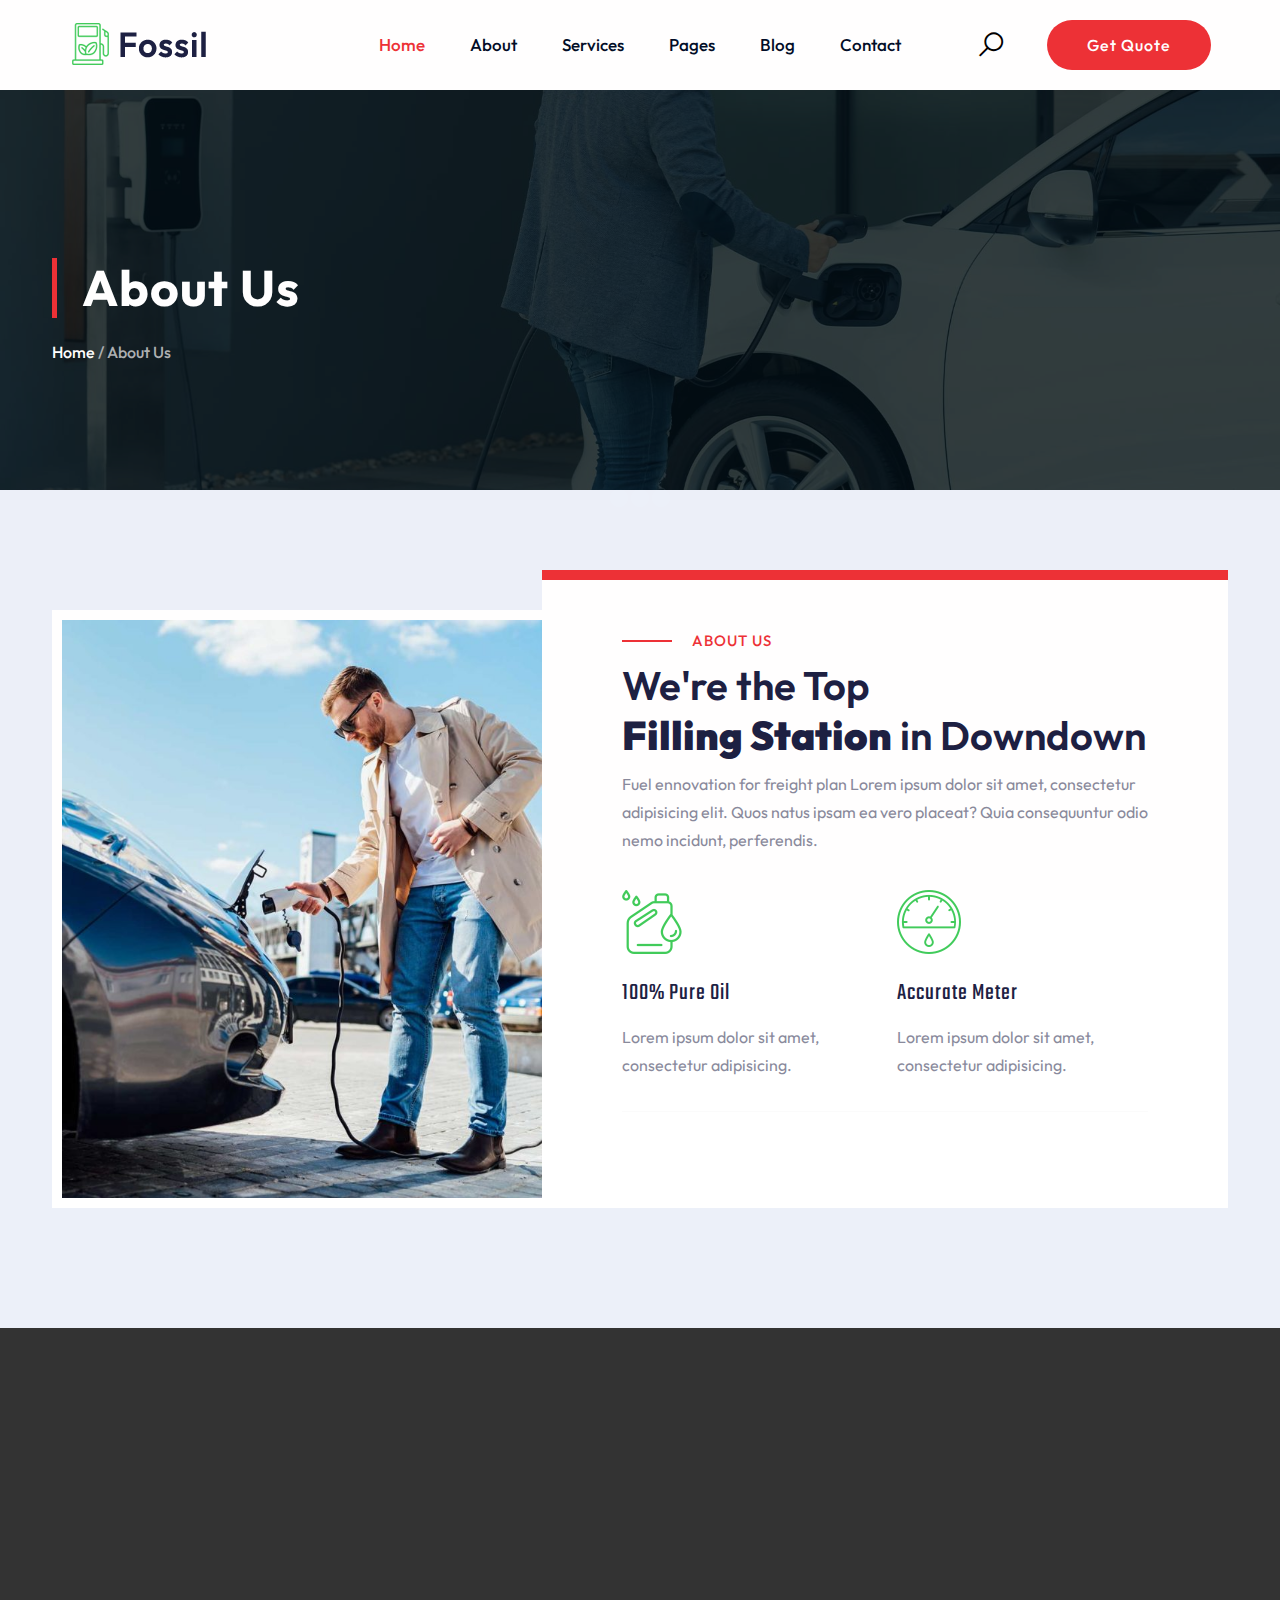
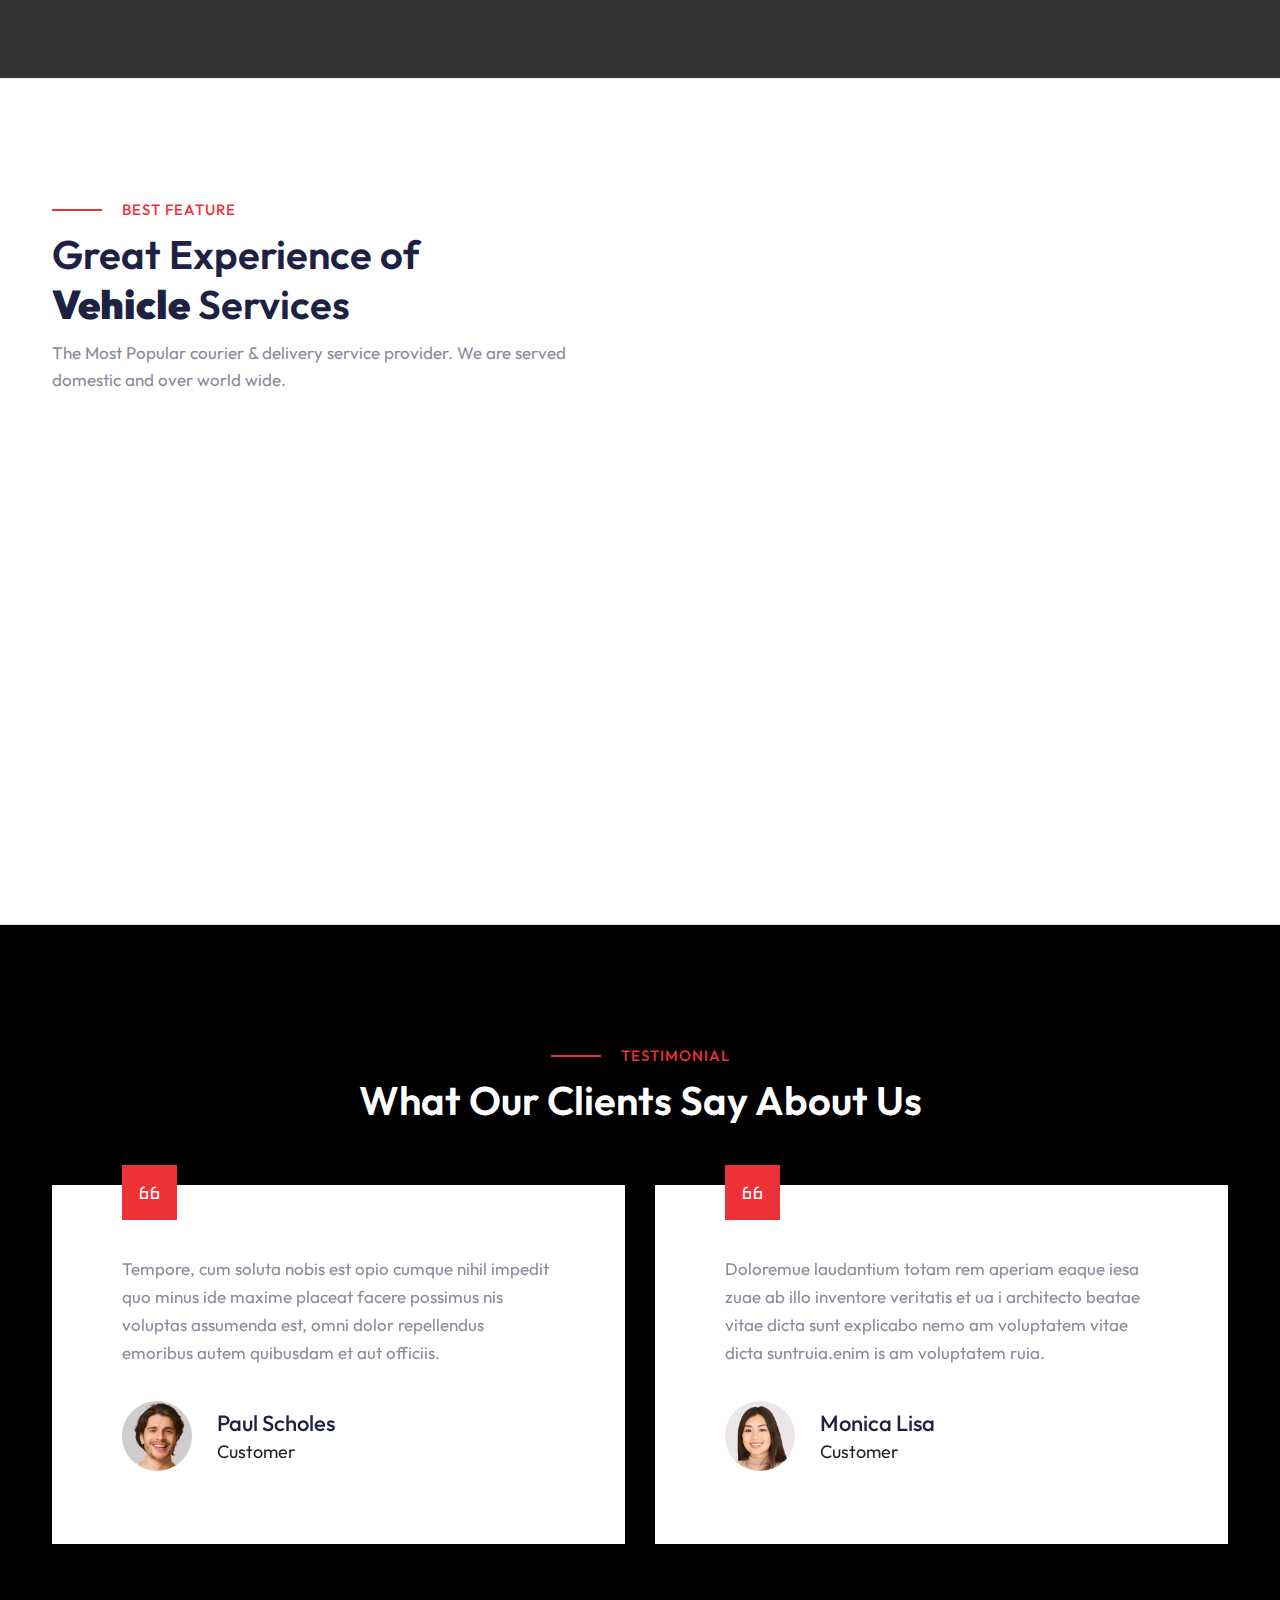
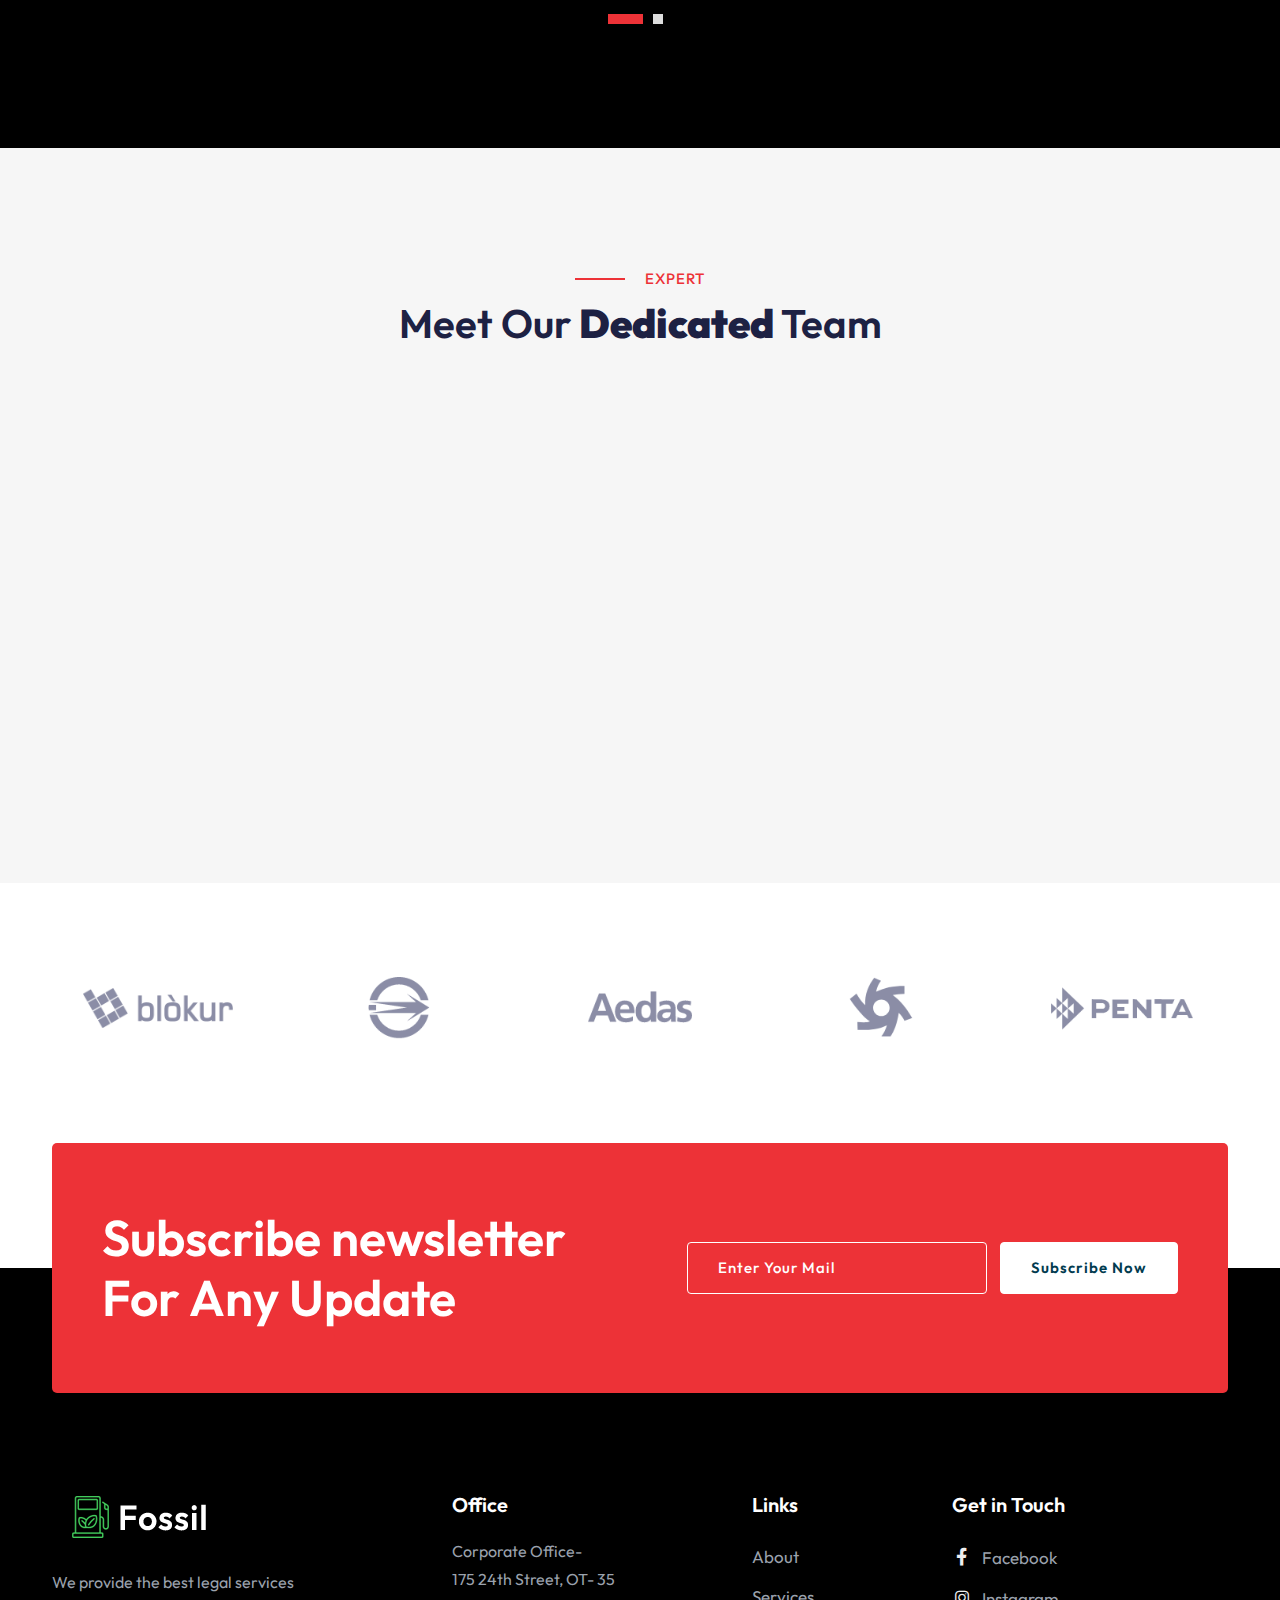
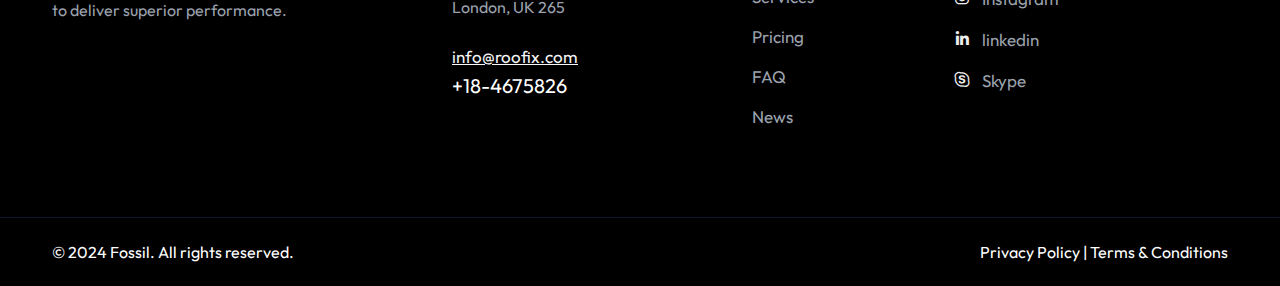
<file: templates/about.html>
<!DOCTYPE html>
 <html lang="en">

 
<!-- Mirrored from capricorn-theme.com/html/fossil/about.html by HTTrack Website Copier/3.x [XR&CO'2014], Fri, 20 Feb 2026 08:13:41 GMT -->
<head>
 	<meta charset="utf-8">
 	<meta http-equiv="X-UA-Compatible" content="IE=edge">
 	<meta name="viewport" content="width=device-width, initial-scale=1.0, user-scalable=0">

 	<title> Fossil | EV Charging & Gas Station HTML Template |ThemeForest</title>

 	<!--Favicon-->
 	<link rel="icon" href="assets/img/favicon.png" type="image/jpg" />
 	<!-- Bootstrap CSS -->
 	<link href="assets/css/bootstrap.min.css" rel="stylesheet">
 	<!-- Font Awesome CSS-->
 	<link href="assets/css/font-awesome.min.css" rel="stylesheet">
 	<!-- Line Awesome CSS -->
 	<link href="assets/css/line-awesome.min.css" rel="stylesheet">
 	<!-- Animate CSS-->
 	<link href="assets/css/animate.css" rel="stylesheet">
 	<!-- Bar Filler CSS -->
 	<link href="assets/css/barfiller.css" rel="stylesheet">
	<!-- Magnific Popup Video -->
    <link href="assets/css/magnific-popup.css" rel="stylesheet">
 	<!-- Flaticon CSS -->
 	<link href="assets/css/flaticon.css" rel="stylesheet">
 	<!-- Owl Carousel CSS -->
 	<link href="assets/css/owl.carousel.css" rel="stylesheet">
 	<!-- Style CSS -->
 	<link href="assets/css/style.css" rel="stylesheet">
 	<!-- Responsive CSS -->
 	<link href="assets/css/responsive.css" rel="stylesheet">

 	<!-- jquery -->
 	<script src="assets/js/jquery-1.12.4.min.js"></script>


 </head>

 <body>

 	<!-- Pre-Loader -->
 	<div id="loader">
 		<div class="loading">
 			<div class="spinner">
 				<div class="bounce1"></div>
 				<div class="bounce2"></div>
 				<div class="bounce3"></div>
 			</div>
 		</div>
 	</div>


 	<!-- Header Area -->

 	<header class="header-area">
		<div class="sticky-area">
			<div class="navigation">
				<div class="container">
					<div class="row align-items-center">
						<div class="col-lg-3">
							<div class="logo">
								<a class="navbar-brand" href="index-2.html"><img src="assets/img/logo.png" alt=""></a>
							</div>
						</div>
						<div class="col-lg-6">
							<div class="main-menu">
								<nav class="navbar navbar-expand-lg">
									<button class="navbar-toggler" type="button" data-bs-toggle="collapse" data-bs-target="#navbarSupportedContent" aria-controls="navbarSupportedContent" aria-expanded="false" aria-label="Toggle navigation">
										<span class="navbar-toggler-icon"></span>
										<span class="navbar-toggler-icon"></span>
										<span class="navbar-toggler-icon"></span>
									</button>

									<div class="collapse navbar-collapse justify-content-center" id="navbarSupportedContent">
										<ul class="navbar-nav">
											<li class="nav-item">
												<a class="nav-link active" href="#">Home
													<span class="sub-nav-toggler">
													</span>
												</a>
												<ul class="sub-menu">
													<li><a href="index-2.html">Home-1</a></li>
													<li><a href="index-3.html">Home-2</a></li>
													<li><a href="index-4.html">Home-3</a></li>
												</ul>
											</li>

											<li class="nav-item">
												<a class="nav-link" href="about.html">About</a>
											</li>

											<li class="nav-item">
												<a class="nav-link" href="#">Services
													<span class="sub-nav-toggler">
													</span>
												</a>
												<ul class="sub-menu">
													<li><a href="services.html">Services</a></li>
													<li><a href="single-service.html">Service Details</a></li>
												</ul>

											</li>

											<li class="nav-item">
												<a class="nav-link" href="#">Pages
													<span class="sub-nav-toggler">
													</span>
												</a>
												<ul class="sub-menu">
													<li><a href="choose-us.html">Why Choose Us</a></li>
													<li><a href="team.html">Our Team</a></li>
													<li><a href="price.html">Pricing</a></li>
													<li><a href="faq.html">FAQ</a></li>
												</ul>
											</li>

											<li class="nav-item">
												<a class="nav-link" href="#">Blog
													<span class="sub-nav-toggler">
													</span>
												</a>
												<ul class="sub-menu">													
													<li><a href="blog.html">Blog</a></li>
													<li><a href="single-blog.html">Blog Details</a></li>
												</ul>
											</li>
											<li class="nav-item">
												<a class="nav-link" href="contact.html">Contact</a>
											</li>
										</ul>

									</div>
								</nav>
							</div>
						</div>
						<div class="col-lg-3">
							<div class="header-right-content">
							   
								<div class="search-box">
									<button class="search-btn"><i class="la la-search"></i></button>
								</div>
								<a href="price.html" class="main-btn">Get Quote</a>
							</div>
						</div>
					</div>
				</div>
			</div>
		</div>
		<!-- Search Dropdown Area -->

		<div class="search-popup">
			<span class="search-back-drop"></span>

			<div class="search-inner">
				<div class="auto-container">
					<div class="upper-text">
						<div class="text">Search for anything.</div>
						<button class="close-search"><span class="la la-times"></span></button>
					</div>

					<form method="post" action="https://capricorn-theme.com/html/fossil/index.html">
						<div class="form-group">
							<input type="search" name="search-field" value="" placeholder="Search..." required="">
							<button type="submit"><i class="la la-search"></i></button>
						</div>
					</form>
				</div>
			</div>
		</div>
	</header>

 	<!-- Breadcroumb Area -->

 	<div class="breadcroumb-area bread-bg">
 		<div class="container">
 			<div class="row">
 				<div class="col-lg-12">
 					<div class="breadcroumb-title">
 						<h1>About Us</h1>
 						<h6><a href="index-2.html">Home</a> / About Us</h6>
 					</div>
 				</div>
 			</div>
 		</div>
 	</div>

 	<!-- About Section -->

 	<div class="about-area sky-bg section-padding">
 		<div class="container">
 			<div class="row gx-0">
 				<div class="col-lg-5">
 					<div class="mt-10"></div>
 					<div class="about-bg-wrapper wow fadeInUp" data-wow-delay=".2s">
 						<div class="about-bg-innner bg-cover"></div>
 					</div>
 				</div>
 				<div class="col-lg-7">
 					<div class="about-content-wrapper wow fadeInUp" data-wow-delay=".4s">
 						<div class="section-title">
 							<h6>About Us</h6>
 							<h2>We're the Top <br><b>Filling Station</b> in Downdown</h2>
 						</div>
 						<p>Fuel ennovation for freight plan Lorem ipsum dolor sit amet, consectetur adipisicing elit. Quos natus ipsam ea vero placeat? Quia consequuntur odio nemo incidunt, perferendis. </p>
 						<div class="row">
 							<div class="col-lg-6 col-md-6 col-12">
 								<div class="key-feature">
 									<div class="row gx-0">
 										<div class="col-lg-4">
 											<div class="about-icon">
 												<img src="assets/img/icon/oil.png" alt="">
 											</div>
 										</div>
 										<div class="col-lg-12">
 											<h4>100% Pure Oil</h4>
 											<p>Lorem ipsum dolor sit amet, consectetur adipisicing.</p>
 										</div>
 									</div>
 								</div>
 							</div>
 							<div class="col-lg-6 col-md-6 col-12">
 								<div class="key-feature">
 									<div class="row gx-0">
 										<div class="col-lg-4">	
 											<div class="about-icon">
 												<img src="assets/img/icon/meter-checker.png" alt="">
 											</div>
 										</div>
 										<div class="col-lg-12">
 											<h4>Accurate Meter</h4>
 											<p>Lorem ipsum dolor sit amet, consectetur adipisicing.</p>
 										</div>
 									</div>
 								</div>
 							</div>
 						</div>
 						<hr>
 					</div>
 				</div>
 			</div>
 		</div>
 	</div>

 	<!--Achievement Section-->

 	<div class="achievement-area">
 		<div class="overlay-2"></div>
 		<div class="container">
 			<div class="row gy-5">
 				<div class="col-lg-3 col-md-6 col-sm-6">
 					<div class="single-counter-box wow fadeInLeft" data-wow-delay=".2s">
 						<p class="counter-number"><span>2150</span>+</p>
 						<h6>Satisfied Client</h6>
 					</div>
 				</div>
 				<div class="col-lg-3 col-md-6 col-sm-6">
 					<div class="single-counter-box wow fadeInLeft" data-wow-delay=".4s">
 						<p class="counter-number"><span>132</span></p>
 						<h6>Worldwide Branches</h6>
 					</div>
 				</div>
 				<div class="col-lg-3 col-md-6 col-sm-6">
 					<div class="single-counter-box wow fadeInLeft" data-wow-delay=".6s ">
 						<p class="counter-number"><span>55</span></p>
 						<h6>Countries Covered</h6>
 					</div>
 				</div>
 				<div class="col-lg-3 col-md-6 col-sm-6">
 					<div class="single-counter-box wow fadeInLeft" data-wow-delay=".8s">
 						<p class="counter-number"><span>4.8</span></p>
 						<h6>Review</h6>
 					</div>
 				</div>
 			</div>
 		</div>
 	</div>

 	<!-- Choose Us Section -->

 	<div class="chooseus-area section-padding">
 		<div class="container">
 			<div class="row align-items-center">
 				<div class="col-lg-6">
 					<div class="section-title">
 						<h6>Best Feature</h6>
 						<h2 class="section-heading">Great Experience of<b> <br>Vehicle</b> Services</h2>
 					</div>
 					<p class="highlight mb-20">The Most Popular courier & delivery service provider. We are served domestic and over world wide.</p>
 					<div class="single-feature-item wow fadeInUp" data-wow-delay=".2s">
 						<div class="num"><i class="las la-external-link-alt"></i></div>
 						<div class="feature-content">
 							<h5>Free Estimate</h5>
 							<p>Lorem ipsum dolor sit amet, consectetur adipisicing elit. Dicta et doloribus, omnis!</p>
 						</div>
 					</div>
 					<div class="single-feature-item wow fadeInUp" data-wow-delay=".4s">
 						<div class="num"><i class="las la-external-link-alt"></i></div>
 						<div class="feature-content">
 							<h5>24/7 Services</h5>
 							<p>Lorem ipsum dolor sit amet, consectetur adipisicing elit. Dicta et doloribus, omnis!</p>
 						</div>
 					</div>
 					<div class="single-feature-item wow fadeInUp" data-wow-delay=".6s">
 						<div class="num"><i class="las la-external-link-alt"></i></div>
 						<div class="feature-content">
 							<h5>Flat Rate Fees</h5>
 							<p>Lorem ipsum dolor sit amet, consectetur adipisicing elit. Dicta et doloribus, omnis!</p>
 						</div>
 					</div>
 				</div>
 				<div class="col-lg-6 col-md-12">
 					<div class="feature-img wow fadeInUp" data-wow-delay=".6s">
 						<img src="assets/img/feature.jpg" alt="">
 					</div>
 				</div>
 			</div>
 		</div>
 	</div>

 	<!-- Testimonial Section -->

 	<div class="testimonial-area dark-bg section-padding">			
		<div class="capricorn-testimonial">
			<div class="container">
				<div class="row">
					<div class="col-lg-12 text-center ">
						<div class="section-title">
							<h6>Testimonial</h6>
							<h2 class="text-white">What Our Clients Say About Us</h2>
						</div>
					</div>
				</div>

				<div class="row">
					<div class="col-lg-12">
						<div class="client-carousel owl-carousel">
							<div class="single-client-item">
								<div class="testimonial-icon"><i class="las la-quote-left"></i></div>
								<p>Tempore, cum soluta nobis est opio 
									cumque nihil impedit quo minus ide
									maxime placeat facere possimus 
									nis voluptas assumenda est, omni
									dolor repellendus emoribus autem
									quibusdam et aut officiis.
								</p>
								<div class="testimonial-author">
									<div class="author-img">
										<img src="assets/img/testimonial/1.jpg" alt="">
									</div>
									<div class="author-desc">
										<h5>Paul Scholes</h5><span>Customer</span>
									</div>
								</div>
								
								
							</div>

							<div class="single-client-item">
								<div class="testimonial-icon"><i class="las la-quote-left"></i></div>
								<p>Doloremue laudantium totam 
									rem aperiam eaque iesa zuae 
									ab illo inventore veritatis et ua
									i architecto beatae vitae dicta 
									sunt explicabo nemo am voluptatem vitae dicta 
									suntruia.enim is
									am voluptatem ruia.</p>
									<div class="testimonial-author">
										<div class="author-img">
											<img src="assets/img/testimonial/2.jpg" alt="">
										</div>
										<div class="author-desc">
											<h5>Monica Lisa</h5><span>Customer</span>
										</div>
									</div>
							</div>

							<div class="single-client-item">
								<div class="testimonial-icon"><i class="las la-quote-left"></i></div>
								<p>Nam libero tempore, cum soluta nobi
									est eligendi optio cumque nihil impeit 
									quo minus id quod maxime placeat 
									facere possimus, omnis voluptas ass
									umenda est, omnis dolor repellendus
									emporibus autem zrosi.</p>
									<div class="testimonial-author">
										<div class="author-img">
											<img src="assets/img/testimonial/3.jpg" alt="">
										</div>
										<div class="author-desc">
											<h5>Ryans Gigs</h5><span>Customer</span>
										</div>
									</div>
							</div>

							<div class="single-client-item">
								<div class="testimonial-icon"><i class="las la-quote-left"></i></div>
								<p>Doloremue laudantium totam 
									rem aperiam eaque iesa zuae 
									ab illo inventore veritatis et ua
									i architecto beatae vitae dicta 
									sunt explicabo nemo am voluptatem vitae dicta 
									suntruia.enim is
									am voluptatem ruia.</p>
									<div class="testimonial-author">
										<div class="author-img">
											<img src="assets/img/testimonial/4.jpg" alt="">
										</div>
										<div class="author-desc">
											<h5>Sarah Fatima</h5><span>Customer</span>
										</div>
									</div>
							</div>
						</div>
					</div>
				</div>
			</div>
		</div>
	</div>

 	<!-- Team Section-->

 	<div class="team-area section-padding gray-bg text-center pb-100">
 		<div class="container">
 			<div class="row justify-content-center">
 				<div class="col-lg-12 ">
 					<div class="section-title text-center">
 						<h6>Expert</h6>
 						<h2>Meet Our <b>Dedicated</b> Team</h2>
 					</div>
 				</div>
 			</div>
 			<div class="row">
 				<div class="col-lg-3 col-md-6 col-sm-6 col-12">
 					<div class="single-team-member wow fadeInLeft" data-wow-delay=".2s">
 						<div class="team-member-bg">
 							<div class="team-content">
 								<div class="team-title">
 									<a href="#">James Cameron</a>
 								</div>
 								<div class="team-subtitle">
 									<p>Manager</p>
 								</div>
 							</div>
 							<div class="team-social">
 								<ul>
 									<li>
 										<a href="#"><i class="fa fa-facebook-f" aria-hidden="true"></i> </a>
 									</li>
 									<li>
 										<a href="#"><i class="fa fa-twitter" aria-hidden="true"></i> </a>
 									</li>
 									<li>
 										<a href="#"><i class="fa fa-linkedin" aria-hidden="true"></i> </a>
 									</li>
 									<li>
 										<a href="#"><i class="fa fa-behance" aria-hidden="true"></i> </a>
 									</li>

 								</ul>
 							</div>
 						</div>

 					</div>
 				</div>

 				<div class="col-lg-3 col-md-6 col-sm-6 col-12">
 					<div class="single-team-member wow fadeInLeft" data-wow-delay=".4s">
 						<div class="team-member-bg team-bg-2">
 							<div class="team-content">
 								<div class="team-title">
 									<a href="#">Mich Thomson</a>
 								</div>
 								<div class="team-subtitle">
 									<p>Supervisor</p>
 								</div>
 							</div>
 							<div class="team-social">
 								<ul>
 									<li>
 										<a href="#"><i class="fa fa-facebook-f" aria-hidden="true"></i> </a>
 									</li>
 									<li>
 										<a href="#"><i class="fa fa-twitter" aria-hidden="true"></i> </a>
 									</li>
 									<li>
 										<a href="#"><i class="fa fa-linkedin" aria-hidden="true"></i> </a>
 									</li>
 									<li>
 										<a href="#"><i class="fa fa-behance" aria-hidden="true"></i> </a>
 									</li>

 								</ul>
 							</div>
 						</div>
 					</div>
 				</div>

 				<div class="col-lg-3 col-md-6 col-sm-6 col-12">
 					<div class="single-team-member wow fadeInRight" data-wow-delay=".6s">
 						<div class="team-member-bg team-bg-3">
 							<div class="team-content">
 								<div class="team-title">
 									<a href="#">Josh Batlar</a>
 								</div>
 								<div class="team-subtitle">
 									<p>Sr. Executive</p>
 								</div>
 							</div>
 							<div class="team-social">
 								<ul>
 									<li>
 										<a href="#"><i class="fa fa-facebook-f" aria-hidden="true"></i> </a>
 									</li>
 									<li>
 										<a href="#"><i class="fa fa-twitter" aria-hidden="true"></i> </a>
 									</li>
 									<li>
 										<a href="#"><i class="fa fa-linkedin" aria-hidden="true"></i> </a>
 									</li>
 									<li>
 										<a href="#"><i class="fa fa-behance" aria-hidden="true"></i> </a>
 									</li>
 								</ul>
 							</div>
 						</div>
 					</div>
 				</div>

 				<div class="col-lg-3 col-md-6 col-sm-6 col-12">
 					<div class="single-team-member wow fadeInRight" data-wow-delay=".8s">
 						<div class="team-member-bg team-bg-4">
 							<div class="team-content">
 								<div class="team-title">
 									<a href="#">Albert Gill</a>
 								</div>
 								<div class="team-subtitle">
 									<p>Relation Officer</p>
 								</div>
 							</div>
 							<div class="team-social">
 								<ul>
 									<li>
 										<a href="#"><i class="fa fa-facebook-f" aria-hidden="true"></i> </a>
 									</li>
 									<li>
 										<a href="#"><i class="fa fa-twitter" aria-hidden="true"></i> </a>
 									</li>
 									<li>
 										<a href="#"><i class="fa fa-linkedin" aria-hidden="true"></i> </a>
 									</li>
 									<li>
 										<a href="#"><i class="fa fa-behance" aria-hidden="true"></i> </a>
 									</li>
 								</ul>
 							</div>
 						</div>
 					</div>
 				</div>
 			</div>
 		</div>
 	</div>

 	<!-- Client Area -->

 	<div class="client-area pt-50 pb-40">
 		<div class="container">
 			<div class="row">
 				<div class="col-md-12">
 					<div class="logo-carousel owl-carousel">
 						<div class="single-logo-wrapper">
 							<div class="logo-inner-item">
 								<img src="assets/img/client/1.jpg" alt="">
 							</div>
 						</div>
 						<div class="single-logo-wrapper">
 							<div class="logo-inner-item">
 								<img src="assets/img/client/2.jpg" alt="">
 							</div>
 						</div>
 						<div class="single-logo-wrapper">
 							<div class="logo-inner-item">
 								<img src="assets/img/client/3.jpg" alt="">
 							</div>
 						</div>
 						<div class="single-logo-wrapper">
 							<div class="logo-inner-item">
 								<img src="assets/img/client/4.jpg" alt="">
 							</div>
 						</div>
 						<div class="single-logo-wrapper">
 							<div class="logo-inner-item">
 								<img src="assets/img/client/5.jpg" alt="">
 							</div>
 						</div>
 						<div class="single-logo-wrapper">
 							<div class="logo-inner-item">
 								<img src="assets/img/client/6.jpg" alt="">
 							</div>
 						</div>
 						<div class="single-logo-wrapper">
 							<div class="logo-inner-item">
 								<img src="assets/img/client/7.jpg" alt="">
 							</div>
 						</div>
 					</div>
 				</div>
 			</div>
 		</div>
 	</div>

	<!-- Newsletter Section  -->
	<div class="newsletter-section">
		<div class="container">
			<div class="newsletter-content d-flex align-items-center justify-content-between">
				<div class="section-title">
					<h2 class="text-white">Subscribe newsletter <br> For Any Update</h2>
				</div>
				<div class="subscribed-form d-flex">
					<form action="#">
						<input type="email" placeholder="Enter Your Mail">
						<input type="submit" value="Subscribe Now">
					</form>
				</div>
			</div>
		</div>
	</div>

 	<!-- Footer Area -->

	 <footer class="footer-area">
		<div class="container">
			<div class="footer-up">
				<div class="row gy-4">
					<div class="col-lg-4 col-md-6 col-sm-12">
						<a href="index-2.html" class="logo">
							<img src="assets/img/logo-white.png" alt="fossil-logo">
						</a>
						<p>We provide the best legal services <br> to deliver superior performance.
						</p>
					</div>
					<div class="col-lg-2 col-md-6">
						<h5>Office</h5>
						<p>Corporate Office- <br>
							175 24th Street, OT- 35
							London, UK 265
						</p>
						<div class="company-email">
							<a href="#">info@roofix.com</a>
						</div>
						<div class="phone-number">
							<p>+18-4675826</p>
						</div>

					</div>
					<div class="col-lg-2 offset-lg-1 col-md-6 com-sm-12">
						<h5>Links</h5>
						<ul>
							<li>
								<a href="about.html">About</a>
								<a href="services.html">Services</a>									
								<a href="price.html">Pricing</a>
								<a href="faq.html"> FAQ</a>
								<a href="blog.html"> News</a>
							</li>
						</ul>
					</div>
					<div class="col-lg-3 col-md-6 col-sm-12">
						<h5>Get in Touch</h5>
						<ul>
							<li>
								<div class="social-area">
									<a href="#"><i class="lab la-facebook-f"></i>Facebook</a>
									<a href="#"><i class="lab la-instagram"></i>Instagram</a>
									<a href="#"><i class="lab la-linkedin-in"></i>linkedin</a>
									<a href="#"><i class="la la-skype"></i>Skype</a>
								</div>
							</li>
						</ul>
					</div>

				</div>
			</div>
		</div>
	</footer>

	<!-- Footer Bottom Area -->

	<div class="footer-bottom">
		<div class="container">
			<div class="row justify-content-center align-items-center justify-content-center">
				<div class="col-lg-6 col-md-6 col-sm-12">
					<p class="copyright-line">© 2024 Fossil. All rights reserved.</p>
				</div>
				<div class="col-lg-6 col-md-6 col-xs-12 text-md-end">
					<p class="privacy">Privacy Policy | Terms &amp; Conditions</p>
				</div>
			</div>
		</div>
	</div>

 	<!-- Scroll Top Area -->
 	<a href="#top" class="go-top"><i class="las la-angle-up"></i></a>


 	<!-- Popper JS -->
 	<script src="assets/js/popper.min.js"></script>
 	<!-- Bootstrap JS -->
 	<script src="assets/js/bootstrap.min.js"></script>
 	<!-- Wow JS -->
 	<script src="assets/js/wow.min.js"></script>
 	<!-- Way Points JS -->
 	<script src="assets/js/jquery.waypoints.min.js"></script>
 	<!-- Counter Up JS -->
 	<script src="assets/js/jquery.counterup.min.js"></script>
 	<!-- Owl Carousel JS -->
 	<script src="assets/js/owl.carousel.min.js"></script>
 	<!-- Magnific Popup JS -->
 	<script src="assets/js/magnific-popup.min.js"></script>
 	<!-- Sticky JS -->
 	<script src="assets/js/jquery.sticky.js"></script>
 	<!-- Progress Bar JS -->
 	<script src="assets/js/jquery.barfiller.js"></script>
 	<!-- Main JS -->
 	<script src="assets/js/main.js"></script>

 </body>

 
<!-- Mirrored from capricorn-theme.com/html/fossil/about.html by HTTrack Website Copier/3.x [XR&CO'2014], Fri, 20 Feb 2026 08:13:41 GMT -->
</html>
</file>
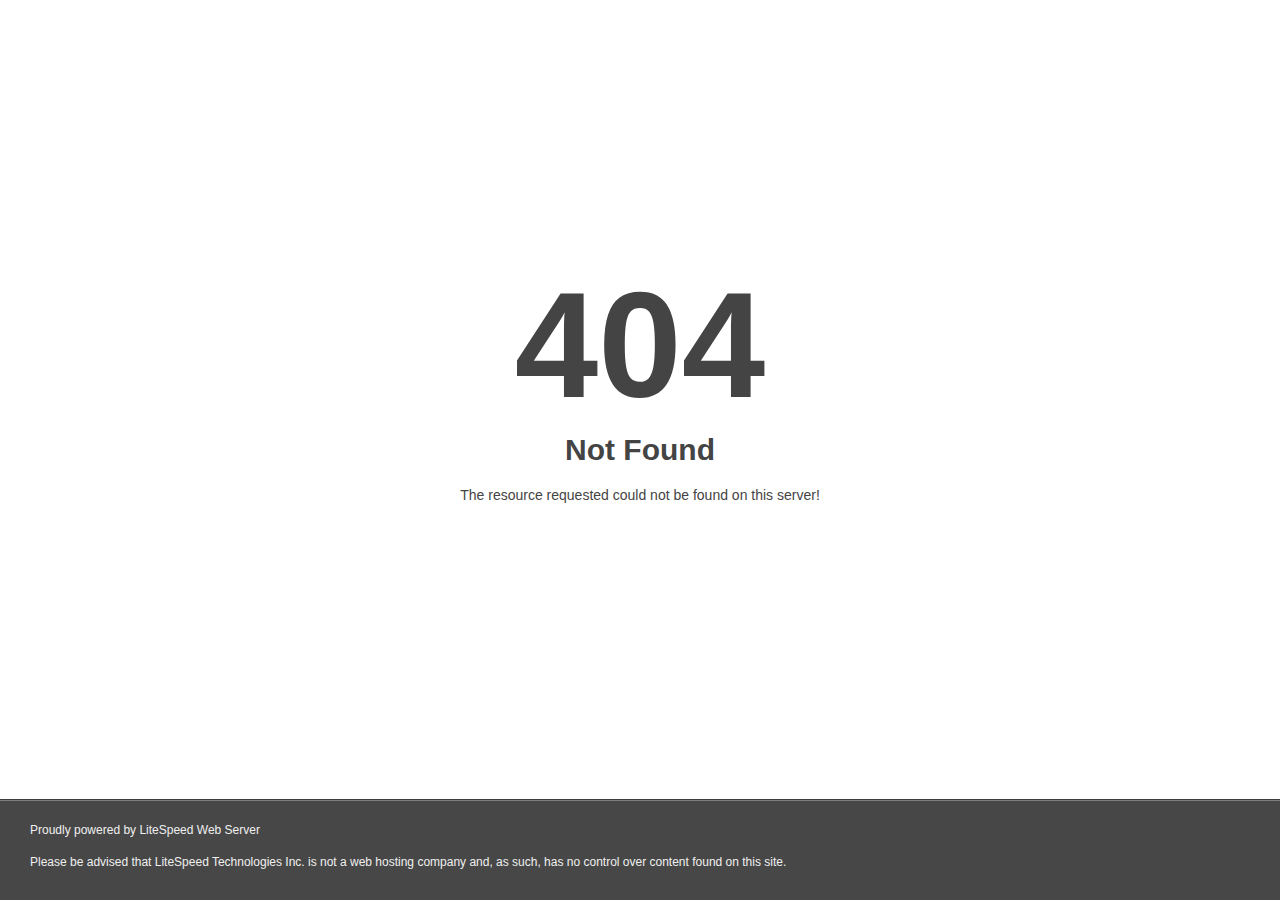
<file: templates/blog-grid.html>
<!DOCTYPE html>
<html style="height:100%">
<head>
<meta name="viewport" content="width=device-width, initial-scale=1, shrink-to-fit=no" />
<title> 404 Not Found
</title><style>@media (prefers-color-scheme:dark){body{background-color:#000!important}}</style></head>
<body style="color: #444; margin:0;font: normal 14px/20px Arial, Helvetica, sans-serif; height:100%; background-color: #fff;">
<div style="height:auto; min-height:100%; ">     <div style="text-align: center; width:800px; margin-left: -400px; position:absolute; top: 30%; left:50%;">
        <h1 style="margin:0; font-size:150px; line-height:150px; font-weight:bold;">404</h1>
<h2 style="margin-top:20px;font-size: 30px;">Not Found
</h2>
<p>The resource requested could not be found on this server!</p>
</div></div><div style="color:#f0f0f0; font-size:12px;margin:auto;padding:0px 30px 0px 30px;position:relative;clear:both;height:100px;margin-top:-101px;background-color:#474747;border-top: 1px solid rgba(0,0,0,0.15);box-shadow: 0 1px 0 rgba(255, 255, 255, 0.3) inset;">
<br>Proudly powered by LiteSpeed Web Server<p>Please be advised that LiteSpeed Technologies Inc. is not a web hosting company and, as such, has no control over content found on this site.</p></div></body></html>
</file>
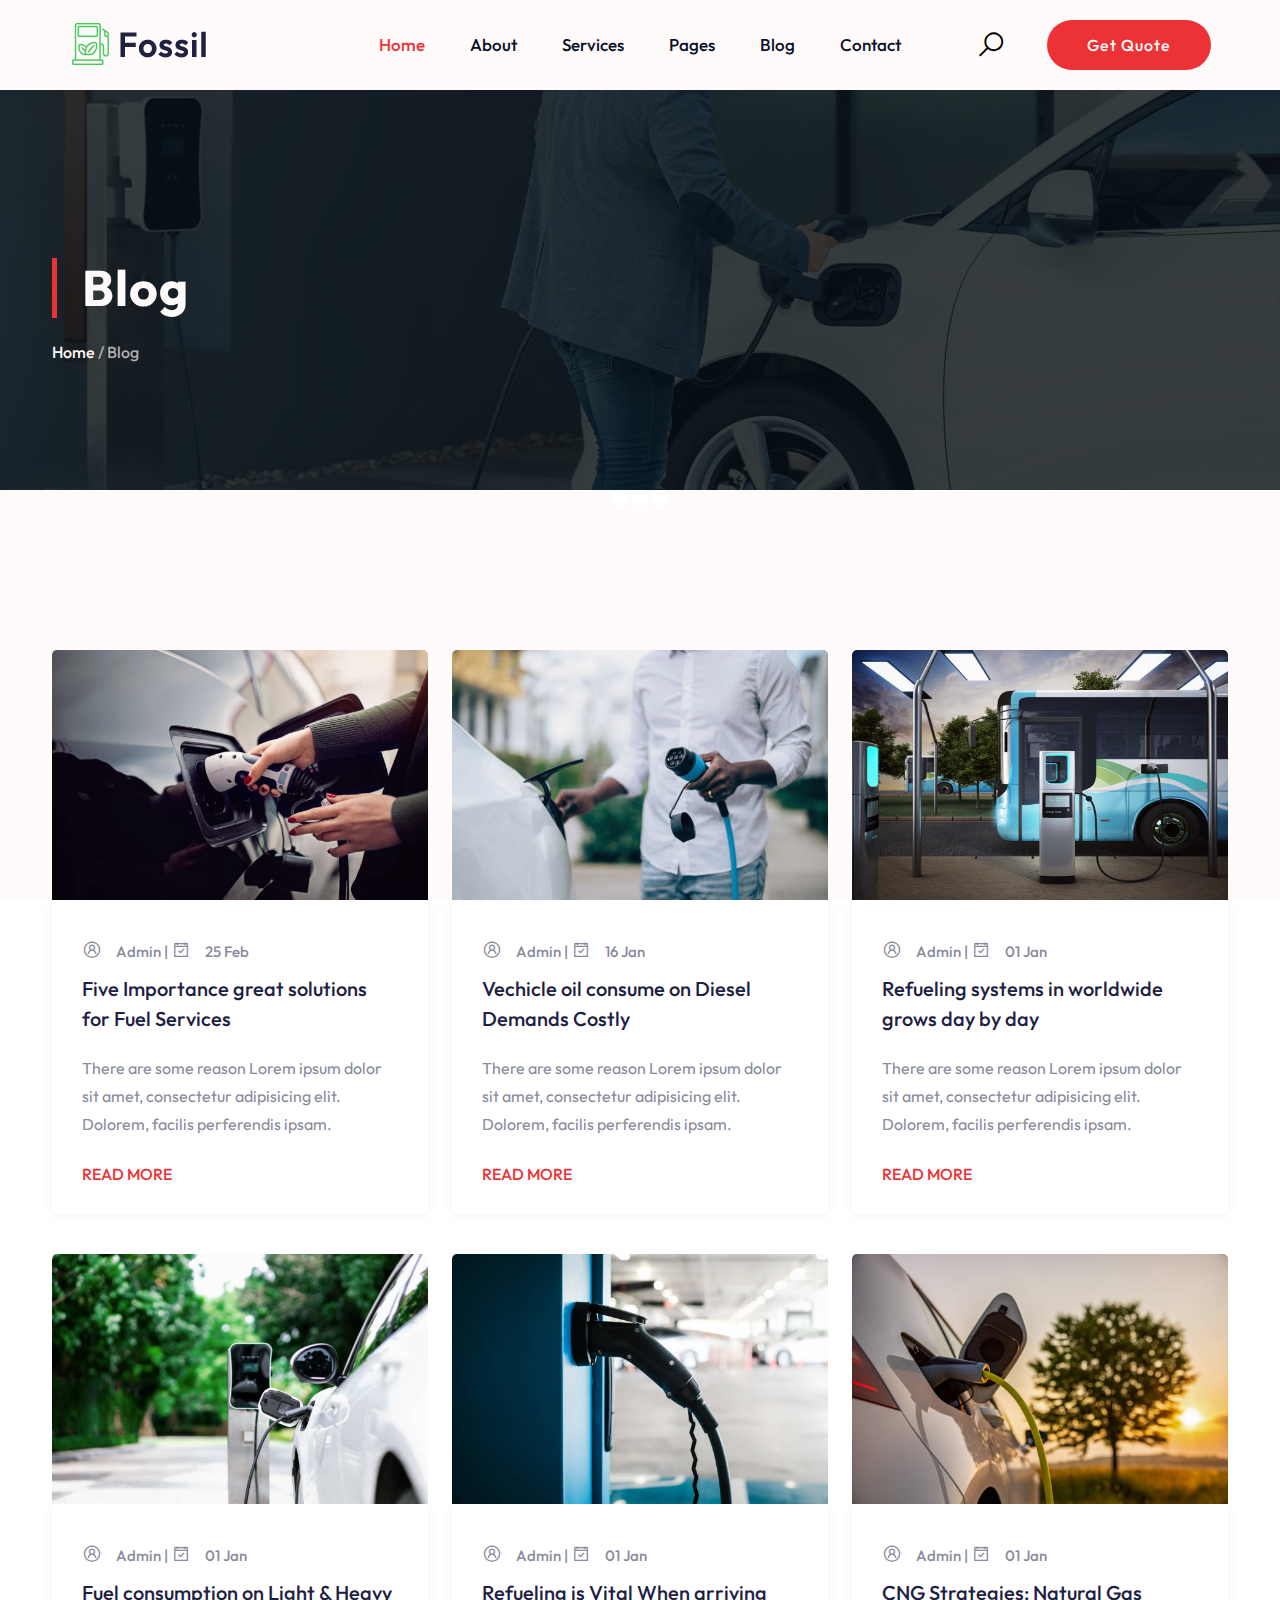
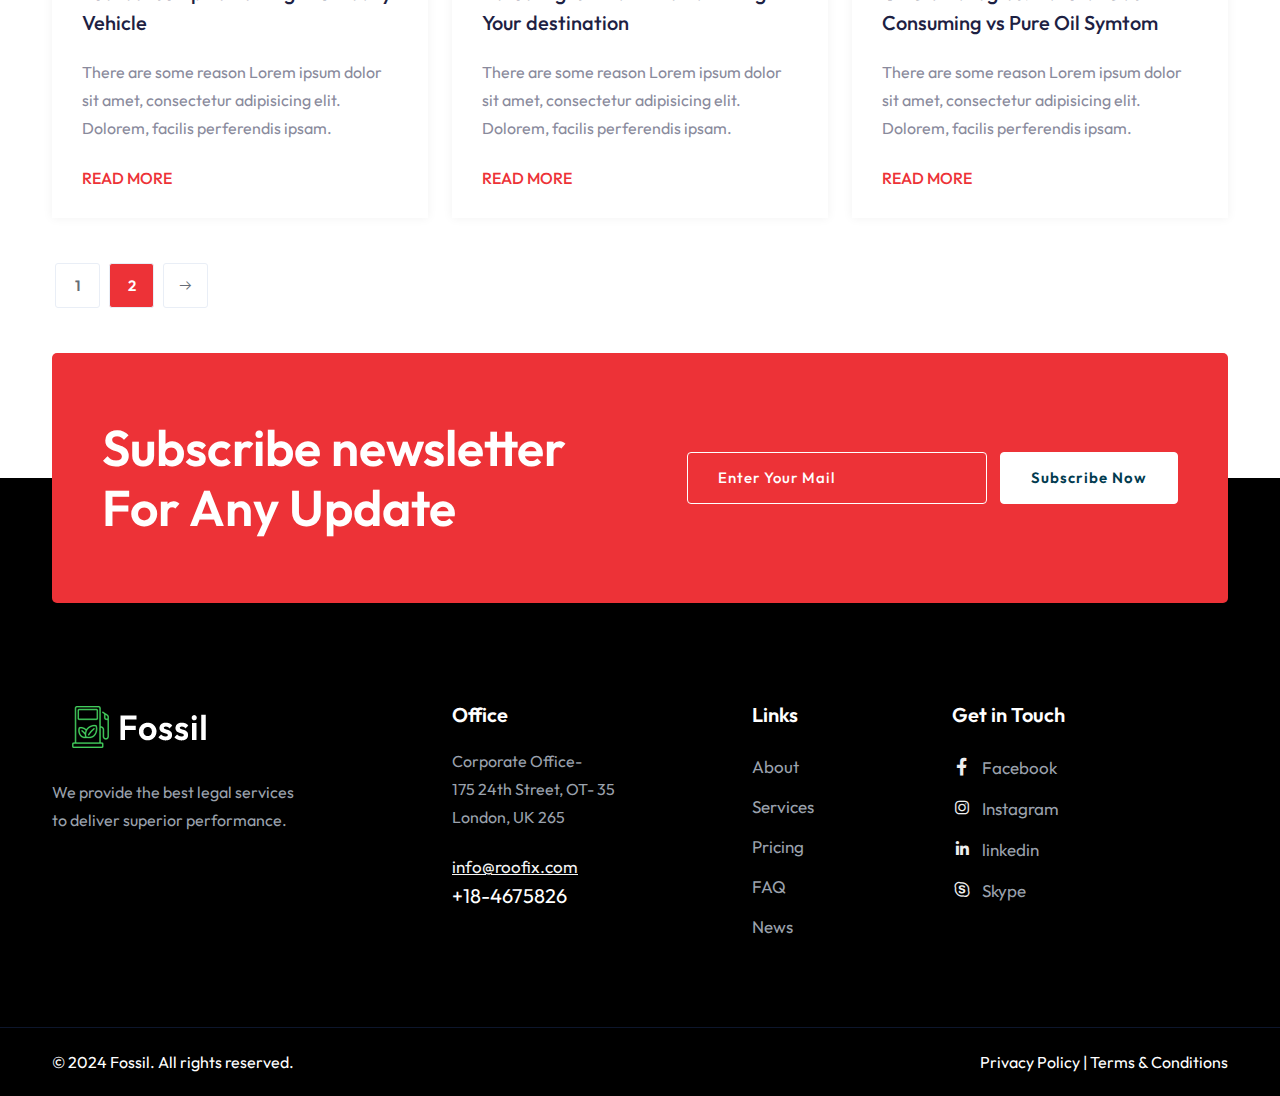
<file: templates/blog.html>
<!DOCTYPE html>
 <html lang="en">

 
<!-- Mirrored from capricorn-theme.com/html/fossil/blog.html by HTTrack Website Copier/3.x [XR&CO'2014], Fri, 20 Feb 2026 08:14:49 GMT -->
<head>
 	<meta charset="utf-8">
 	<meta http-equiv="X-UA-Compatible" content="IE=edge">
 	<meta name="viewport" content="width=device-width, initial-scale=1.0, user-scalable=0">

 	<title> Fossil | EV Charging & Gas Station HTML Template |ThemeForest</title>

 	<!--Favicon-->
 	<link rel="icon" href="assets/img/favicon.png" type="image/jpg" />
 	<!-- Bootstrap CSS -->
 	<link href="assets/css/bootstrap.min.css" rel="stylesheet">
 	<!-- Font Awesome CSS-->
 	<link href="assets/css/font-awesome.min.css" rel="stylesheet">
 	<!-- Line Awesome CSS -->
 	<link href="assets/css/line-awesome.min.css" rel="stylesheet">
 	<!-- Animate CSS-->
 	<link href="assets/css/animate.css" rel="stylesheet">
 	<!-- Bar Filler CSS -->
 	<link href="assets/css/barfiller.css" rel="stylesheet">
	<!-- Magnific Popup Video -->
    <link href="assets/css/magnific-popup.css" rel="stylesheet">
 	<!-- Flaticon CSS -->
 	<link href="assets/css/flaticon.css" rel="stylesheet">
 	<!-- Owl Carousel CSS -->
 	<link href="assets/css/owl.carousel.css" rel="stylesheet">
 	<!-- Style CSS -->
 	<link href="assets/css/style.css" rel="stylesheet">
 	<!-- Responsive CSS -->
 	<link href="assets/css/responsive.css" rel="stylesheet">

 	<!-- jquery -->
 	<script src="assets/js/jquery-1.12.4.min.js"></script>


 </head>

 <body>

 	<!-- Pre-Loader -->
 	<div id="loader">
 		<div class="loading">
 			<div class="spinner">
 				<div class="bounce1"></div>
 				<div class="bounce2"></div>
 				<div class="bounce3"></div>
 			</div>
 		</div>
 	</div>


 	<!-- Header Area -->

 	<header class="header-area">
		<div class="sticky-area">
			<div class="navigation">
				<div class="container">
					<div class="row align-items-center">
						<div class="col-lg-3">
							<div class="logo">
								<a class="navbar-brand" href="index-2.html"><img src="assets/img/logo.png" alt=""></a>
							</div>
						</div>
						<div class="col-lg-6">
							<div class="main-menu">
								<nav class="navbar navbar-expand-lg">
									<button class="navbar-toggler" type="button" data-bs-toggle="collapse" data-bs-target="#navbarSupportedContent" aria-controls="navbarSupportedContent" aria-expanded="false" aria-label="Toggle navigation">
										<span class="navbar-toggler-icon"></span>
										<span class="navbar-toggler-icon"></span>
										<span class="navbar-toggler-icon"></span>
									</button>

									<div class="collapse navbar-collapse justify-content-center" id="navbarSupportedContent">
										<ul class="navbar-nav">
											<li class="nav-item">
												<a class="nav-link active" href="#">Home
													<span class="sub-nav-toggler">
													</span>
												</a>
												<ul class="sub-menu">
													<li><a href="index-2.html">Home-1</a></li>
													<li><a href="index-3.html">Home-2</a></li>
													<li><a href="index-4.html">Home-3</a></li>
												</ul>
											</li>

											<li class="nav-item">
												<a class="nav-link" href="about.html">About</a>
											</li>

											<li class="nav-item">
												<a class="nav-link" href="#">Services
													<span class="sub-nav-toggler">
													</span>
												</a>
												<ul class="sub-menu">
													<li><a href="services.html">Services</a></li>
													<li><a href="single-service.html">Service Details</a></li>
												</ul>

											</li>

											<li class="nav-item">
												<a class="nav-link" href="#">Pages
													<span class="sub-nav-toggler">
													</span>
												</a>
												<ul class="sub-menu">
													<li><a href="choose-us.html">Why Choose Us</a></li>
													<li><a href="team.html">Our Team</a></li>
													<li><a href="price.html">Pricing</a></li>
													<li><a href="faq.html">FAQ</a></li>
												</ul>
											</li>

											<li class="nav-item">
												<a class="nav-link" href="#">Blog
													<span class="sub-nav-toggler">
													</span>
												</a>
												<ul class="sub-menu">													
													<li><a href="blog.html">Blog</a></li>
													<li><a href="single-blog.html">Blog Details</a></li>
												</ul>
											</li>
											<li class="nav-item">
												<a class="nav-link" href="contact.html">Contact</a>
											</li>
										</ul>

									</div>
								</nav>
							</div>
						</div>
						<div class="col-lg-3">
							<div class="header-right-content">
							   
								<div class="search-box">
									<button class="search-btn"><i class="la la-search"></i></button>
								</div>
								<a href="price.html" class="main-btn">Get Quote</a>
							</div>
						</div>
					</div>
				</div>
			</div>
		</div>
		<!-- Search Dropdown Area -->

		<div class="search-popup">
			<span class="search-back-drop"></span>

			<div class="search-inner">
				<div class="auto-container">
					<div class="upper-text">
						<div class="text">Search for anything.</div>
						<button class="close-search"><span class="la la-times"></span></button>
					</div>

					<form method="post" action="https://capricorn-theme.com/html/fossil/index.html">
						<div class="form-group">
							<input type="search" name="search-field" value="" placeholder="Search..." required="">
							<button type="submit"><i class="la la-search"></i></button>
						</div>
					</form>
				</div>
			</div>
		</div>
	</header>

 	<!-- Breadcroumb Area -->

 	<div class="breadcroumb-area bread-bg">
 		<div class="container">
 			<div class="row">
 				<div class="col-lg-12">
 					<div class="breadcroumb-title">
 						<h1>Blog</h1>
 						<h6><a href="index-2.html">Home</a> / Blog</h6>
 					</div>
 				</div>
 			</div>
 		</div>
 	</div>

 	<!-- Blog Section-->

 	<div class="blog-area section-padding pb-0">
 		<div class="container">
 			<div class="row">
 				<div class="col-lg-4 col-md-6 col-sm-12">
 					<div class="single-blog-item mt-40">
 						<div class="blog-bg">
 							<img src="assets/img/blog/1.jpg" alt="">
 						</div>
 						<div class="blog-content">
 							<p class="blog-meta"><i class="las la-user-circle"></i>Admin | <i class="las la-calendar-check"></i>25 Feb</p>
 							<h5><a href="single-blog.html">Five Importance great solutions for Fuel Services </a></h5>
 							<p>There are some reason Lorem ipsum dolor sit amet, consectetur adipisicing elit. Dolorem, facilis perferendis ipsam.</p>
 							<a href="single-blog.html" class="read-more">Read More</a>
 						</div>

 					</div>
 				</div>
 				<div class="col-lg-4 col-md-6 col-sm-12">
 					<div class="single-blog-item mt-40">
 						<div class="blog-bg">
 							<img src="assets/img/blog/2.jpg" alt="">
 						</div>
 						<div class="blog-content">
 							<p class="blog-meta"><i class="las la-user-circle"></i>Admin | <i class="las la-calendar-check"></i>16 Jan</p>
 							<h5><a href="single-blog.html">Vechicle oil consume on Diesel Demands Costly</a></h5>
 							<p>There are some reason Lorem ipsum dolor sit amet, consectetur adipisicing elit. Dolorem, facilis perferendis ipsam.</p>
 							<a href="single-blog.html" class="read-more">Read More</a>
 						</div>
 					</div>
 				</div>
 				<div class="col-lg-4 col-md-6 col-sm-12">
 					<div class="single-blog-item mt-40">
 						<div class="blog-bg">
 							<img src="assets/img/blog/3.jpg" alt="">
 						</div>
 						<div class="blog-content">
 							<p class="blog-meta"><i class="las la-user-circle"></i>Admin | <i class="las la-calendar-check"></i>01 Jan</p>
 							<h5><a href="single-blog.html">Refueling systems in worldwide grows day by day </a></h5>
 							<p>There are some reason Lorem ipsum dolor sit amet, consectetur adipisicing elit. Dolorem, facilis perferendis ipsam.</p>
 							<a href="single-blog.html" class="read-more">Read More</a>
 						</div>
 					</div>
 				</div>
 				<div class="col-lg-4 col-md-6 col-sm-12">
 					<div class="single-blog-item mt-40">
 						<div class="blog-bg">
 							<img src="assets/img/blog/4.jpg" alt="">
 						</div>
 						<div class="blog-content">
 							<p class="blog-meta"><i class="las la-user-circle"></i>Admin | <i class="las la-calendar-check"></i>01 Jan</p>
 							<h5><a href="single-blog.html">Fuel consumption on Light & Heavy Vehicle</a></h5>
 							<p>There are some reason Lorem ipsum dolor sit amet, consectetur adipisicing elit. Dolorem, facilis perferendis ipsam.</p>
 							<a href="single-blog.html" class="read-more">Read More</a>
 						</div>
 					</div>
 				</div>
 				<div class="col-lg-4 col-md-6 col-sm-12">
 					<div class="single-blog-item mt-40">
 						<div class="blog-bg">
 							<img src="assets/img/blog/5.jpg" alt="">
 						</div>
 						<div class="blog-content">
 							<p class="blog-meta"><i class="las la-user-circle"></i>Admin | <i class="las la-calendar-check"></i>01 Jan</p>
 							<h5><a href="single-blog.html">Refueling is Vital When arriving Your destination</a></h5>
 							<p>There are some reason Lorem ipsum dolor sit amet, consectetur adipisicing elit. Dolorem, facilis perferendis ipsam.</p>
 							<a href="single-blog.html" class="read-more">Read More</a>
 						</div>
 					</div>
 				</div>
 				<div class="col-lg-4 col-md-6 col-sm-12">
 					<div class="single-blog-item mt-40">
 						<div class="blog-bg">
 							<img src="assets/img/blog/6.jpg" alt="">
 						</div>
 						<div class="blog-content">
 							<p class="blog-meta"><i class="las la-user-circle"></i>Admin | <i class="las la-calendar-check"></i>01 Jan</p>
 							<h5><a href="single-blog.html">CNG Strategies: Natural Gas Consuming vs Pure Oil Symtom</a></h5>
 							<p>There are some reason Lorem ipsum dolor sit amet, consectetur adipisicing elit. Dolorem, facilis perferendis ipsam.</p>
 							<a href="single-blog.html" class="read-more">Read More</a>
 						</div>
 					</div>
 				</div>
 				<div class="pagination-block mb-15">
 					<a class="page-numbers" href="blog-grid.html">1</a>
 					<a class="page-numbers current" href="blog-grid.html">2</a>
 					<a class="next page-numbers" href="blog-grid.html"><i class="las la-arrow-right"></i></a>
 				</div>
 			</div>
 		</div>
 	</div>

	<!-- Newsletter Section  -->
	<div class="newsletter-section">
		<div class="container">
			<div class="newsletter-content d-flex align-items-center justify-content-between">
				<div class="section-title">
					<h2 class="text-white">Subscribe newsletter <br> For Any Update</h2>
				</div>
				<div class="subscribed-form d-flex">
					<form action="#">
						<input type="email" placeholder="Enter Your Mail">
						<input type="submit" value="Subscribe Now">
					</form>
				</div>
			</div>
		</div>
	</div>

 	<!-- Footer Area -->

	 <footer class="footer-area">
		<div class="container">
			<div class="footer-up">
				<div class="row gy-4">
					<div class="col-lg-4 col-md-6 col-sm-12">
						<a href="index-2.html" class="logo">
							<img src="assets/img/logo-white.png" alt="fossil-logo">
						</a>
						<p>We provide the best legal services <br> to deliver superior performance.
						</p>
					</div>
					<div class="col-lg-2 col-md-6">
						<h5>Office</h5>
						<p>Corporate Office- <br>
							175 24th Street, OT- 35
							London, UK 265
						</p>
						<div class="company-email">
							<a href="#">info@roofix.com</a>
						</div>
						<div class="phone-number">
							<p>+18-4675826</p>
						</div>

					</div>
					<div class="col-lg-2 offset-lg-1 col-md-6 com-sm-12">
						<h5>Links</h5>
						<ul>
							<li>
								<a href="about.html">About</a>
								<a href="services.html">Services</a>									
								<a href="price.html">Pricing</a>
								<a href="faq.html"> FAQ</a>
								<a href="blog.html"> News</a>
							</li>
						</ul>
					</div>
					<div class="col-lg-3 col-md-6 col-sm-12">
						<h5>Get in Touch</h5>
						<ul>
							<li>
								<div class="social-area">
									<a href="#"><i class="lab la-facebook-f"></i>Facebook</a>
									<a href="#"><i class="lab la-instagram"></i>Instagram</a>
									<a href="#"><i class="lab la-linkedin-in"></i>linkedin</a>
									<a href="#"><i class="la la-skype"></i>Skype</a>
								</div>
							</li>
						</ul>
					</div>

				</div>
			</div>
		</div>
	</footer>

	<!-- Footer Bottom Area -->

	<div class="footer-bottom">
		<div class="container">
			<div class="row justify-content-center align-items-center justify-content-center">
				<div class="col-lg-6 col-md-6 col-sm-12">
					<p class="copyright-line">© 2024 Fossil. All rights reserved.</p>
				</div>
				<div class="col-lg-6 col-md-6 col-xs-12 text-md-end">
					<p class="privacy">Privacy Policy | Terms &amp; Conditions</p>
				</div>
			</div>
		</div>
	</div>

 	<!-- Scroll Top Area -->
 	<a href="#top" class="go-top"><i class="las la-angle-up"></i></a>


 	<!-- Popper JS -->
 	<script src="assets/js/popper.min.js"></script>
 	<!-- Bootstrap JS -->
 	<script src="assets/js/bootstrap.min.js"></script>
 	<!-- Wow JS -->
 	<script src="assets/js/wow.min.js"></script>
 	<!-- Way Points JS -->
 	<script src="assets/js/jquery.waypoints.min.js"></script>
 	<!-- Counter Up JS -->
 	<script src="assets/js/jquery.counterup.min.js"></script>
 	<!-- Owl Carousel JS -->
 	<script src="assets/js/owl.carousel.min.js"></script>
 	<!-- Magnific Popup JS -->
 	<script src="assets/js/magnific-popup.min.js"></script>
 	<!-- Sticky JS -->
 	<script src="assets/js/jquery.sticky.js"></script>
 	<!-- Progress Bar JS -->
 	<script src="assets/js/jquery.barfiller.js"></script>
 	<!-- Main JS -->
 	<script src="assets/js/main.js"></script>

 </body>

 
<!-- Mirrored from capricorn-theme.com/html/fossil/blog.html by HTTrack Website Copier/3.x [XR&CO'2014], Fri, 20 Feb 2026 08:14:49 GMT -->
</html>
</file>
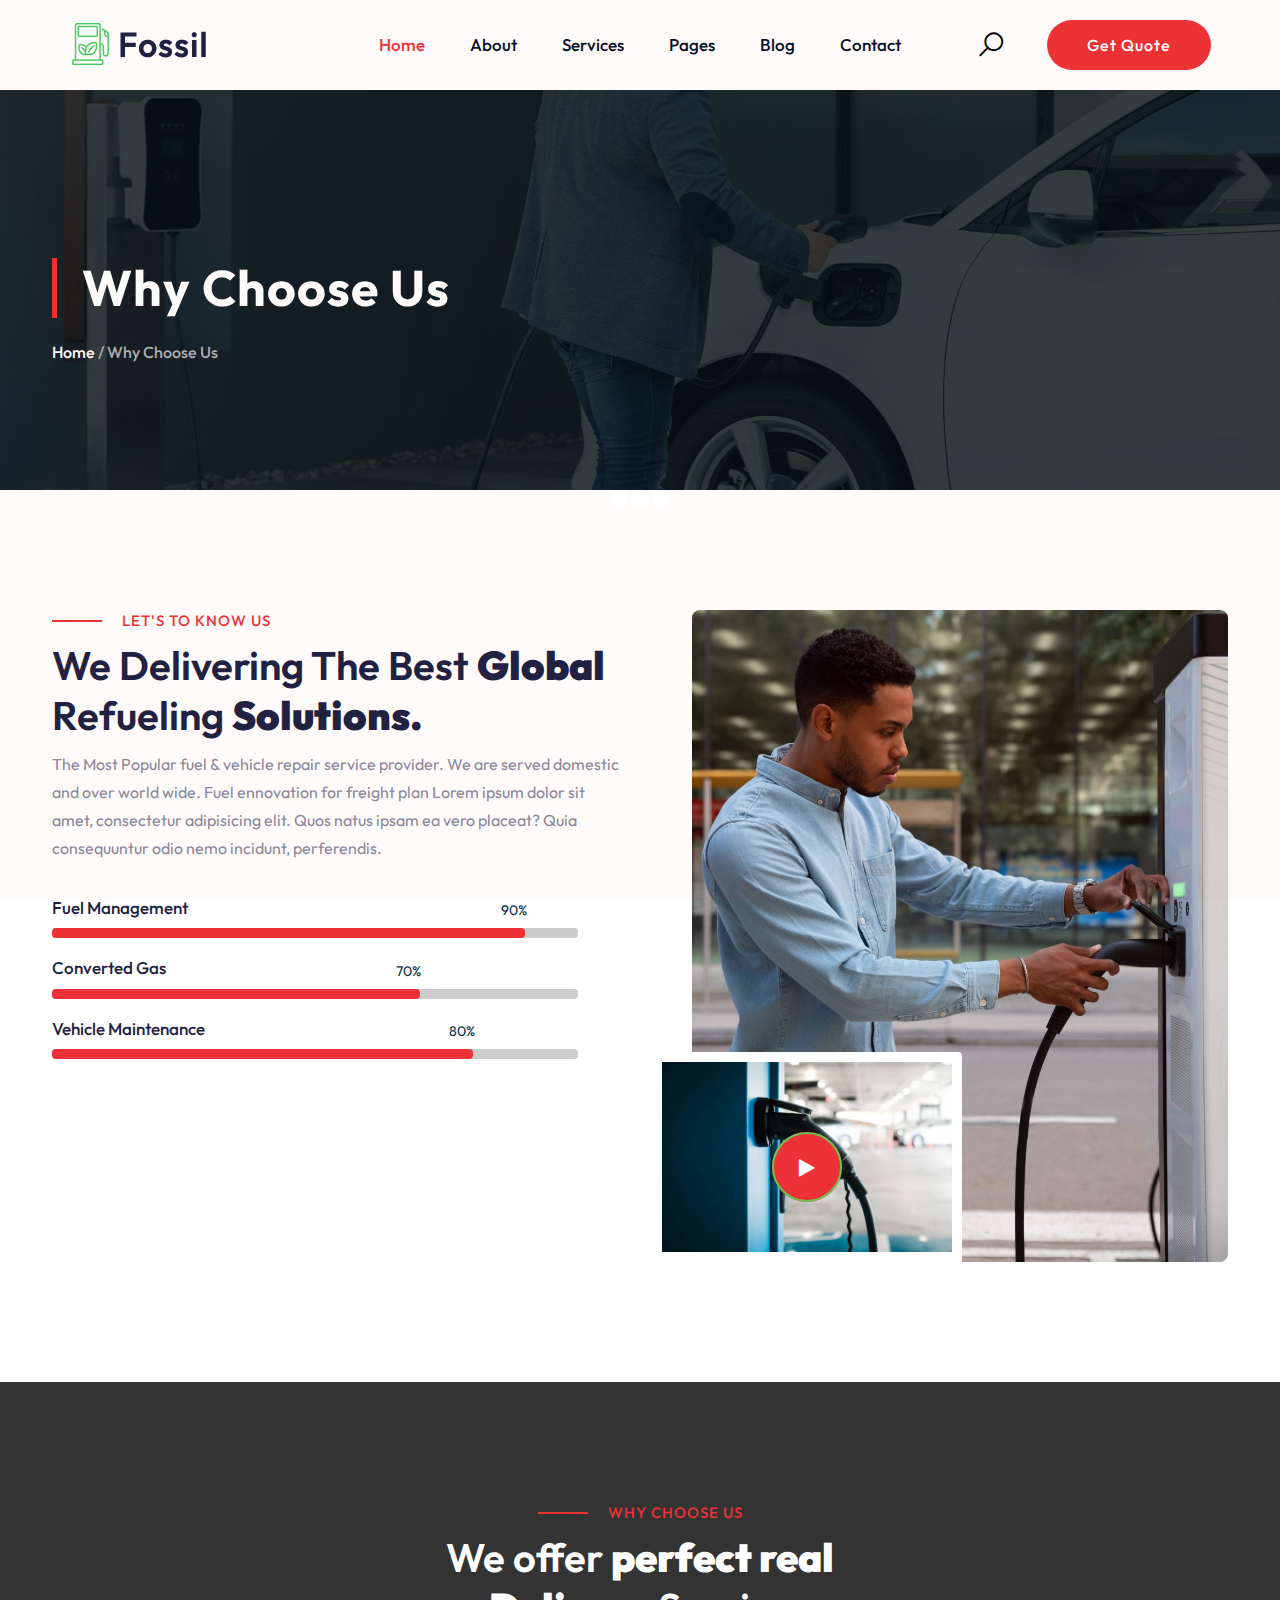
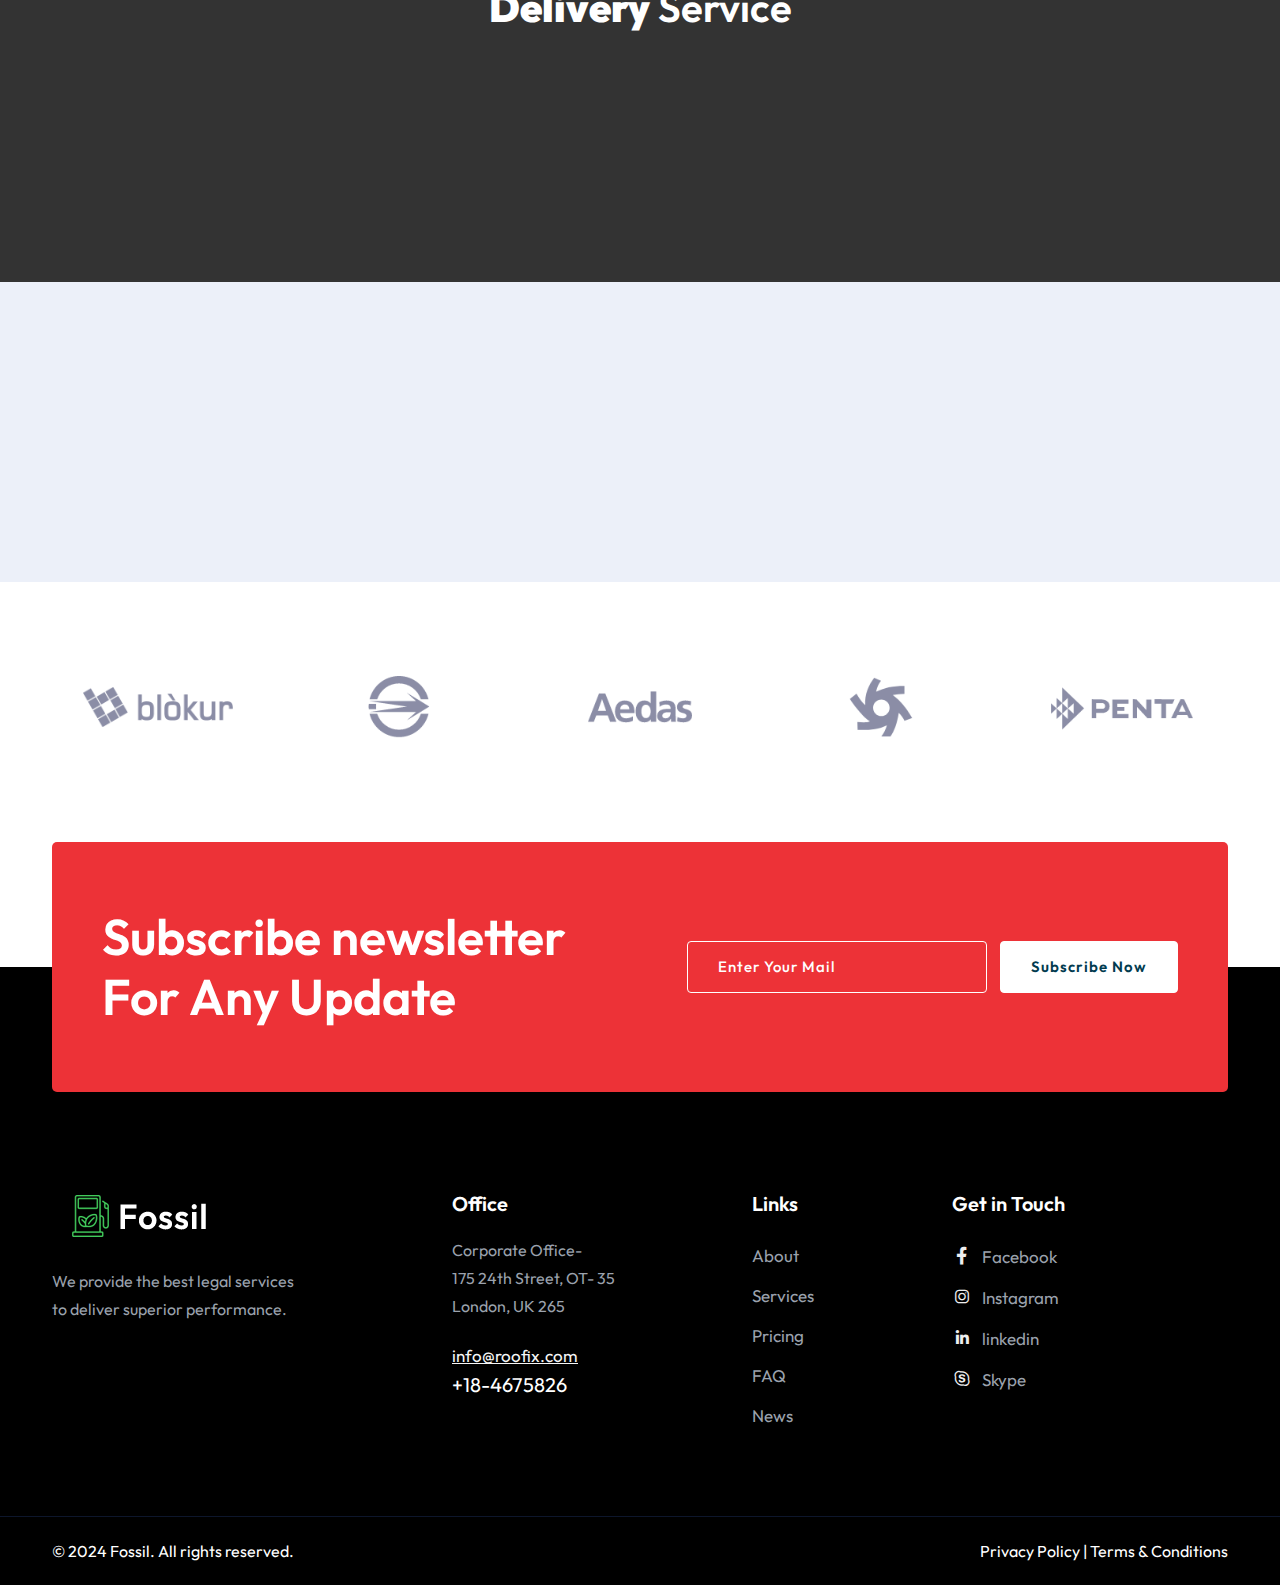
<file: templates/choose-us.html>
<!DOCTYPE html>
 <html lang="en">

 
<!-- Mirrored from capricorn-theme.com/html/fossil/choose-us.html by HTTrack Website Copier/3.x [XR&CO'2014], Fri, 20 Feb 2026 08:14:20 GMT -->
<head>
 	<meta charset="utf-8">
 	<meta http-equiv="X-UA-Compatible" content="IE=edge">
 	<meta name="viewport" content="width=device-width, initial-scale=1.0, user-scalable=0">

 	<title> Fossil | EV Charging & Gas Station HTML Template |ThemeForest</title>

 	<!--Favicon-->
 	<link rel="icon" href="assets/img/favicon.png" type="image/jpg" />
 	<!-- Bootstrap CSS -->
 	<link href="assets/css/bootstrap.min.css" rel="stylesheet">
 	<!-- Font Awesome CSS-->
 	<link href="assets/css/font-awesome.min.css" rel="stylesheet">
 	<!-- Line Awesome CSS -->
 	<link href="assets/css/line-awesome.min.css" rel="stylesheet">
 	<!-- Animate CSS-->
 	<link href="assets/css/animate.css" rel="stylesheet">
 	<!-- Bar Filler CSS -->
 	<link href="assets/css/barfiller.css" rel="stylesheet">
	<!-- Magnific Popup Video -->
    <link href="assets/css/magnific-popup.css" rel="stylesheet">
 	<!-- Flaticon CSS -->
 	<link href="assets/css/flaticon.css" rel="stylesheet">
 	<!-- Owl Carousel CSS -->
 	<link href="assets/css/owl.carousel.css" rel="stylesheet">
 	<!-- Style CSS -->
 	<link href="assets/css/style.css" rel="stylesheet">
 	<!-- Responsive CSS -->
 	<link href="assets/css/responsive.css" rel="stylesheet">

 	<!-- jquery -->
 	<script src="assets/js/jquery-1.12.4.min.js"></script>


 </head>

 <body>

 	<!-- Pre-Loader -->
 	<div id="loader">
 		<div class="loading">
 			<div class="spinner">
 				<div class="bounce1"></div>
 				<div class="bounce2"></div>
 				<div class="bounce3"></div>
 			</div>
 		</div>
 	</div>


 	<!-- Header Area -->

 	<header class="header-area">
		<div class="sticky-area">
			<div class="navigation">
				<div class="container">
					<div class="row align-items-center">
						<div class="col-lg-3">
							<div class="logo">
								<a class="navbar-brand" href="index-2.html"><img src="assets/img/logo.png" alt=""></a>
							</div>
						</div>
						<div class="col-lg-6">
							<div class="main-menu">
								<nav class="navbar navbar-expand-lg">
									<button class="navbar-toggler" type="button" data-bs-toggle="collapse" data-bs-target="#navbarSupportedContent" aria-controls="navbarSupportedContent" aria-expanded="false" aria-label="Toggle navigation">
										<span class="navbar-toggler-icon"></span>
										<span class="navbar-toggler-icon"></span>
										<span class="navbar-toggler-icon"></span>
									</button>

									<div class="collapse navbar-collapse justify-content-center" id="navbarSupportedContent">
										<ul class="navbar-nav">
											<li class="nav-item">
												<a class="nav-link active" href="#">Home
													<span class="sub-nav-toggler">
													</span>
												</a>
												<ul class="sub-menu">
													<li><a href="index-2.html">Home-1</a></li>
													<li><a href="index-3.html">Home-2</a></li>
													<li><a href="index-4.html">Home-3</a></li>
												</ul>
											</li>

											<li class="nav-item">
												<a class="nav-link" href="about.html">About</a>
											</li>

											<li class="nav-item">
												<a class="nav-link" href="#">Services
													<span class="sub-nav-toggler">
													</span>
												</a>
												<ul class="sub-menu">
													<li><a href="services.html">Services</a></li>
													<li><a href="single-service.html">Service Details</a></li>
												</ul>

											</li>

											<li class="nav-item">
												<a class="nav-link" href="#">Pages
													<span class="sub-nav-toggler">
													</span>
												</a>
												<ul class="sub-menu">
													<li><a href="choose-us.html">Why Choose Us</a></li>
													<li><a href="team.html">Our Team</a></li>
													<li><a href="price.html">Pricing</a></li>
													<li><a href="faq.html">FAQ</a></li>
												</ul>
											</li>

											<li class="nav-item">
												<a class="nav-link" href="#">Blog
													<span class="sub-nav-toggler">
													</span>
												</a>
												<ul class="sub-menu">													
													<li><a href="blog.html">Blog</a></li>
													<li><a href="single-blog.html">Blog Details</a></li>
												</ul>
											</li>
											<li class="nav-item">
												<a class="nav-link" href="contact.html">Contact</a>
											</li>
										</ul>

									</div>
								</nav>
							</div>
						</div>
						<div class="col-lg-3">
							<div class="header-right-content">
							   
								<div class="search-box">
									<button class="search-btn"><i class="la la-search"></i></button>
								</div>
								<a href="price.html" class="main-btn">Get Quote</a>
							</div>
						</div>
					</div>
				</div>
			</div>
		</div>
		<!-- Search Dropdown Area -->

		<div class="search-popup">
			<span class="search-back-drop"></span>

			<div class="search-inner">
				<div class="auto-container">
					<div class="upper-text">
						<div class="text">Search for anything.</div>
						<button class="close-search"><span class="la la-times"></span></button>
					</div>

					<form method="post" action="https://capricorn-theme.com/html/fossil/index.html">
						<div class="form-group">
							<input type="search" name="search-field" value="" placeholder="Search..." required="">
							<button type="submit"><i class="la la-search"></i></button>
						</div>
					</form>
				</div>
			</div>
		</div>
	</header>

 	<!-- Breadcroumb Area -->

 	<div class="breadcroumb-area bread-bg">
 		<div class="container">
 			<div class="row">
 				<div class="col-lg-12">
 					<div class="breadcroumb-title">
 						<h1>Why Choose Us</h1>
 						<h6><a href="index-2.html">Home</a> / Why Choose Us</h6>
 					</div>
 				</div>
 			</div>
 		</div>
 	</div>

 	<!-- About Section-->

 	<div id="about-3" class="about-area section-padding">
		<div class="container">
			<div class="row">

				<div class="col-lg-6 col-md-12 col-sm-12">
					<div class="info-content-area">
						<div class="section-title">
							<h6>Let's to Know Us</h6>
							<h2>We Delivering The Best <b>Global</b> Refueling <b>Solutions.</b></h2>
						</div>

						<p>The Most Popular fuel & vehicle repair service provider. We are served domestic and over world wide. Fuel ennovation for freight plan Lorem ipsum dolor sit amet, consectetur adipisicing elit. Quos natus ipsam ea vero placeat? Quia consequuntur odio nemo incidunt, perferendis.
						</p>		
					</div>

					<div class="row">
						<div class="col-lg-11">
							<div class="progress-bar-area">
								<div class="single-bar-item">
									<h4>Fuel Management </h4>
									<div id="bar1" class="barfiller">
										<span class="tip">90%</span>
										<span class="fill" data-percentage="90"></span>
									</div>
								</div>

								<div class="single-bar-item">
									<h4>Converted Gas</h4>
									<div id="bar2" class="barfiller">
										<span class="tip">70%</span>
										<span class="fill" data-percentage="70"></span>
									</div>
								</div>

								<div class="single-bar-item">
									<h4>Vehicle Maintenance</h4>
									<div id="bar3" class="barfiller">
										<span class="tip">80%</span>
										<span class="fill" data-percentage="80"></span>
									</div>
								</div>
							</div>
						</div>
					</div>
				</div>
				<div class="col-lg-6 col-md-12 col-sm-12">
					<div class="about-img-wrap wow fadeInUp" data-wow-delay=".3s">
						<img src="assets/img/about/about-3.jpg" alt="">
						<div class="video-section" data-background="assets/img/video-bg.jpg">
						   <div class="pop-up-video">
							   <a href="https://www.youtube.com/watch?v=RQu7jpcNUWI" class="video-play-btn mfp-iframe">
								   <i class="fa fa-play"></i>
							   </a>
						   </div>
					   </div>
					</div>
				</div>
			</div>
		</div>
	</div>


 	<!-- Choose Area -->

 	<div class="choose-us-area section-padding">
 		<div class="overlay-2"></div>
 		<div class="container">
 			<div class="row">
 				<div class="offset-lg-2 col-lg-8 text-center">
 					<div class="section-title">
 						<h6>Why Choose Us</h6>
 						<h2>We offer <b>perfect real</b> <br><b>Delivery</b> Service</h2>
 					</div>
 				</div>
 			</div>
 			<div class="choose-us-wrapper wow fadeInUp" data-wow-delay=".2s">
 				<div class="row gx-0">
 					<div class="col-lg-3 col-md-6 col-12">
 						<div class="choose-us-inner">
 							<div class="choose-us-icon">
 								<img src="assets/img/icon/oil.png" alt="">
 							</div>
 							<h5>100% Pure Fuel</h5>
 							<p>We help you find a architect by offering interior experience</p>
 						</div>
 					</div>
 					<div class="col-lg-3 col-md-6 col-12">
 						<div class="choose-us-inner">
 							<div class="choose-us-icon">
 								<img src="assets/img/icon/meter-checker.png" alt="">
 							</div>
 							<h5>Accurate Meter</h5>
 							<p>We help you find a architect by offering interior experience</p>
 						</div>
 					</div>
 					<div class="col-lg-3 col-md-6 col-12">
 						<div class="choose-us-inner">
 							<div class="choose-us-icon">
 								<img src="assets/img/icon/low-rate.png" alt="">
 							</div>
 							<h5>Flat Rate Fees</h5>
 							<p>We help you find a architect by offering interior experience</p>
 						</div>
 					</div>
 					<div class="col-lg-3 col-md-6 col-12">
 						<div class="choose-us-inner">
 							<div class="choose-us-icon">
 								<img src="assets/img/icon/24-hours.png" alt="">
 							</div>
 							<h5>24/7 Support</h5>
 							<p>We help you find a architect by offering interior experience</p>
 						</div>
 					</div>
 				</div>
 			</div>
 		</div>
 	</div>

 	<div class="spacer">
 		<div class="spacer-bg sky-bg bg-cover">
 		</div>
 	</div>

 	<!-- Client Area -->

 	<div class="client-area pt-50 pb-40">
		<div class="container">
			<div class="row">
				<div class="col-md-12">
					<div class="logo-carousel owl-carousel">
						<div class="single-logo-wrapper">
							<div class="logo-inner-item">
								<img src="assets/img/client/1.jpg" alt="">
							</div>
						</div>
						<div class="single-logo-wrapper">
							<div class="logo-inner-item">
								<img src="assets/img/client/2.jpg" alt="">
							</div>
						</div>
						<div class="single-logo-wrapper">
							<div class="logo-inner-item">
								<img src="assets/img/client/3.jpg" alt="">
							</div>
						</div>
						<div class="single-logo-wrapper">
							<div class="logo-inner-item">
								<img src="assets/img/client/4.jpg" alt="">
							</div>
						</div>
						<div class="single-logo-wrapper">
							<div class="logo-inner-item">
								<img src="assets/img/client/5.jpg" alt="">
							</div>
						</div>
						<div class="single-logo-wrapper">
							<div class="logo-inner-item">
								<img src="assets/img/client/6.jpg" alt="">
							</div>
						</div>
						<div class="single-logo-wrapper">
							<div class="logo-inner-item">
								<img src="assets/img/client/7.jpg" alt="">
							</div>
						</div>
					</div>
				</div>
			</div>
		</div>
	</div>

	<!-- Newsletter Section  -->
	<div class="newsletter-section">
		<div class="container">
			<div class="newsletter-content d-flex align-items-center justify-content-between">
				<div class="section-title">
					<h2 class="text-white">Subscribe newsletter <br> For Any Update</h2>
				</div>
				<div class="subscribed-form d-flex">
					<form action="#">
						<input type="email" placeholder="Enter Your Mail">
						<input type="submit" value="Subscribe Now">
					</form>
				</div>
			</div>
		</div>
	</div>

 	<!-- Footer Area -->

	 <footer class="footer-area">
		<div class="container">
			<div class="footer-up">
				<div class="row gy-4">
					<div class="col-lg-4 col-md-6 col-sm-12">
						<a href="index-2.html" class="logo">
							<img src="assets/img/logo-white.png" alt="fossil-logo">
						</a>
						<p>We provide the best legal services <br> to deliver superior performance.
						</p>
					</div>
					<div class="col-lg-2 col-md-6">
						<h5>Office</h5>
						<p>Corporate Office- <br>
							175 24th Street, OT- 35
							London, UK 265
						</p>
						<div class="company-email">
							<a href="#">info@roofix.com</a>
						</div>
						<div class="phone-number">
							<p>+18-4675826</p>
						</div>

					</div>
					<div class="col-lg-2 offset-lg-1 col-md-6 com-sm-12">
						<h5>Links</h5>
						<ul>
							<li>
								<a href="about.html">About</a>
								<a href="services.html">Services</a>									
								<a href="price.html">Pricing</a>
								<a href="faq.html"> FAQ</a>
								<a href="blog.html"> News</a>
							</li>
						</ul>
					</div>
					<div class="col-lg-3 col-md-6 col-sm-12">
						<h5>Get in Touch</h5>
						<ul>
							<li>
								<div class="social-area">
									<a href="#"><i class="lab la-facebook-f"></i>Facebook</a>
									<a href="#"><i class="lab la-instagram"></i>Instagram</a>
									<a href="#"><i class="lab la-linkedin-in"></i>linkedin</a>
									<a href="#"><i class="la la-skype"></i>Skype</a>
								</div>
							</li>
						</ul>
					</div>

				</div>
			</div>
		</div>
	</footer>

	<!-- Footer Bottom Area -->

	<div class="footer-bottom">
		<div class="container">
			<div class="row justify-content-center align-items-center justify-content-center">
				<div class="col-lg-6 col-md-6 col-sm-12">
					<p class="copyright-line">© 2024 Fossil. All rights reserved.</p>
				</div>
				<div class="col-lg-6 col-md-6 col-xs-12 text-md-end">
					<p class="privacy">Privacy Policy | Terms &amp; Conditions</p>
				</div>
			</div>
		</div>
	</div>

 	<!-- Scroll Top Area -->
 	<a href="#top" class="go-top"><i class="las la-angle-up"></i></a>


 	<!-- Popper JS -->
 	<script src="assets/js/popper.min.js"></script>
 	<!-- Bootstrap JS -->
 	<script src="assets/js/bootstrap.min.js"></script>
 	<!-- Wow JS -->
 	<script src="assets/js/wow.min.js"></script>
 	<!-- Way Points JS -->
 	<script src="assets/js/jquery.waypoints.min.js"></script>
 	<!-- Counter Up JS -->
 	<script src="assets/js/jquery.counterup.min.js"></script>
 	<!-- Owl Carousel JS -->
 	<script src="assets/js/owl.carousel.min.js"></script>
 	<!-- Magnific Popup JS -->
 	<script src="assets/js/magnific-popup.min.js"></script>
 	<!-- Sticky JS -->
 	<script src="assets/js/jquery.sticky.js"></script>
 	<!-- Progress Bar JS -->
 	<script src="assets/js/jquery.barfiller.js"></script>
 	<!-- Main JS -->
 	<script src="assets/js/main.js"></script>

 </body>

 
<!-- Mirrored from capricorn-theme.com/html/fossil/choose-us.html by HTTrack Website Copier/3.x [XR&CO'2014], Fri, 20 Feb 2026 08:14:20 GMT -->
</html>
</file>
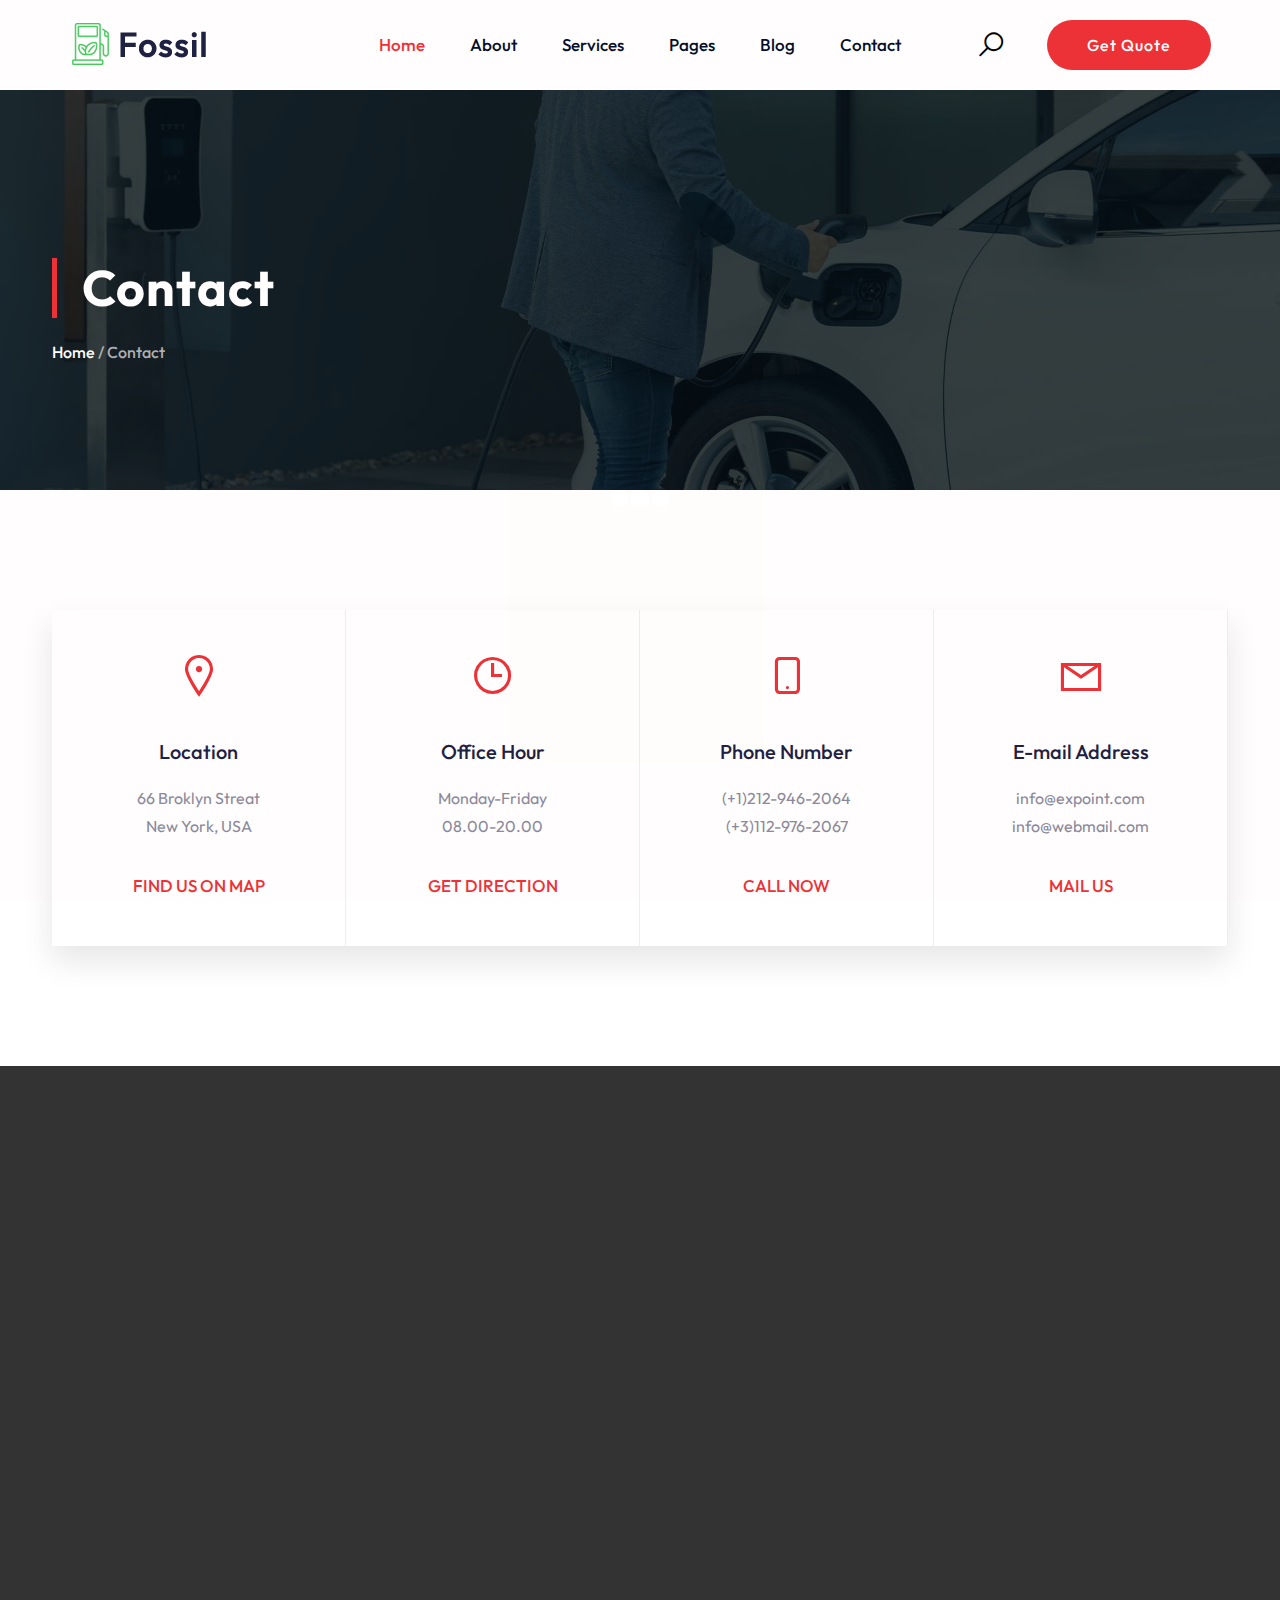
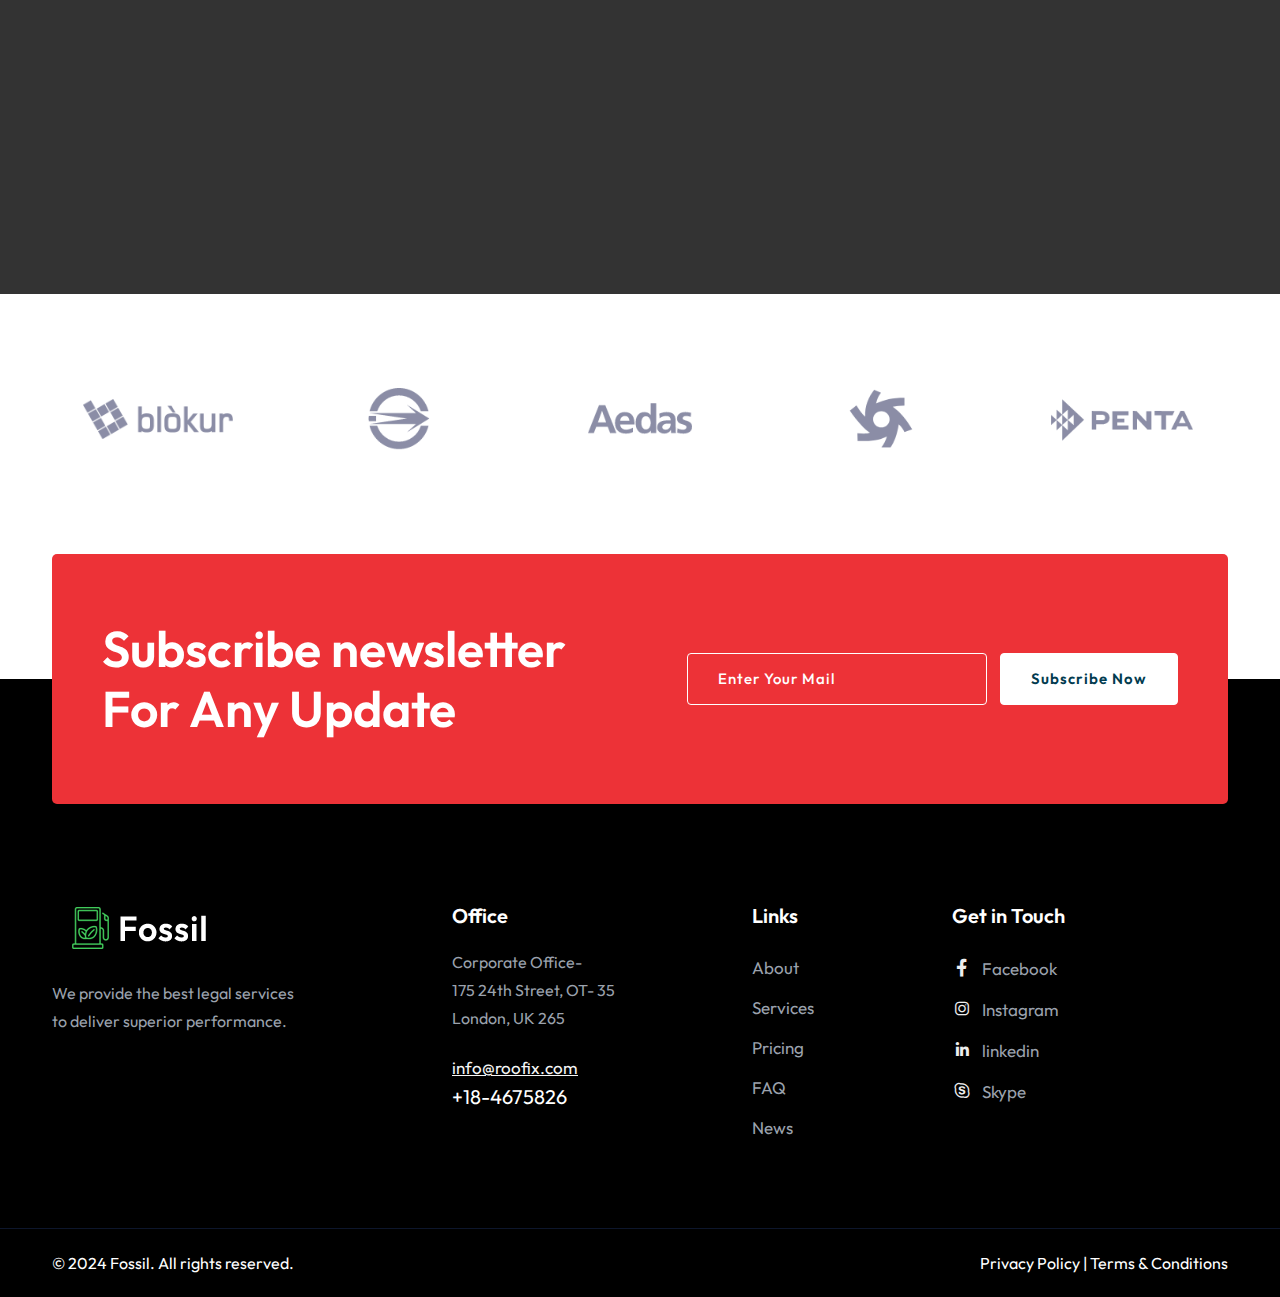
<file: templates/contact.html>
<!DOCTYPE html>
 <html lang="en">

 
<!-- Mirrored from capricorn-theme.com/html/fossil/contact.html by HTTrack Website Copier/3.x [XR&CO'2014], Fri, 20 Feb 2026 08:15:01 GMT -->
<head>
 	<meta charset="utf-8">
 	<meta http-equiv="X-UA-Compatible" content="IE=edge">
 	<meta name="viewport" content="width=device-width, initial-scale=1.0, user-scalable=0">

 	<title> Fossil | EV Charging & Gas Station HTML Template |ThemeForest</title>

 	<!--Favicon-->
 	<link rel="icon" href="assets/img/favicon.png" type="image/jpg" />
 	<!-- Bootstrap CSS -->
 	<link href="assets/css/bootstrap.min.css" rel="stylesheet">
 	<!-- Font Awesome CSS-->
 	<link href="assets/css/font-awesome.min.css" rel="stylesheet">
 	<!-- Line Awesome CSS -->
 	<link href="assets/css/line-awesome.min.css" rel="stylesheet">
 	<!-- Animate CSS-->
 	<link href="assets/css/animate.css" rel="stylesheet">
 	<!-- Bar Filler CSS -->
 	<link href="assets/css/barfiller.css" rel="stylesheet">
	<!-- Magnific Popup Video -->
    <link href="assets/css/magnific-popup.css" rel="stylesheet">
 	<!-- Flaticon CSS -->
 	<link href="assets/css/flaticon.css" rel="stylesheet">
 	<!-- Owl Carousel CSS -->
 	<link href="assets/css/owl.carousel.css" rel="stylesheet">
 	<!-- Style CSS -->
 	<link href="assets/css/style.css" rel="stylesheet">
 	<!-- Responsive CSS -->
 	<link href="assets/css/responsive.css" rel="stylesheet">

 	<!-- jquery -->
 	<script src="assets/js/jquery-1.12.4.min.js"></script>


 </head>

 <body>

 	<!-- Pre-Loader -->
 	<div id="loader">
 		<div class="loading">
 			<div class="spinner">
 				<div class="bounce1"></div>
 				<div class="bounce2"></div>
 				<div class="bounce3"></div>
 			</div>
 		</div>
 	</div>

 	<!-- Header Area -->

 	<header class="header-area">
		<div class="sticky-area">
			<div class="navigation">
				<div class="container">
					<div class="row align-items-center">
						<div class="col-lg-3">
							<div class="logo">
								<a class="navbar-brand" href="index-2.html"><img src="assets/img/logo.png" alt=""></a>
							</div>
						</div>
						<div class="col-lg-6">
							<div class="main-menu">
								<nav class="navbar navbar-expand-lg">
									<button class="navbar-toggler" type="button" data-bs-toggle="collapse" data-bs-target="#navbarSupportedContent" aria-controls="navbarSupportedContent" aria-expanded="false" aria-label="Toggle navigation">
										<span class="navbar-toggler-icon"></span>
										<span class="navbar-toggler-icon"></span>
										<span class="navbar-toggler-icon"></span>
									</button>

									<div class="collapse navbar-collapse justify-content-center" id="navbarSupportedContent">
										<ul class="navbar-nav">
											<li class="nav-item">
												<a class="nav-link active" href="#">Home
													<span class="sub-nav-toggler">
													</span>
												</a>
												<ul class="sub-menu">
													<li><a href="index-2.html">Home-1</a></li>
													<li><a href="index-3.html">Home-2</a></li>
													<li><a href="index-4.html">Home-3</a></li>
												</ul>
											</li>

											<li class="nav-item">
												<a class="nav-link" href="about.html">About</a>
											</li>

											<li class="nav-item">
												<a class="nav-link" href="#">Services
													<span class="sub-nav-toggler">
													</span>
												</a>
												<ul class="sub-menu">
													<li><a href="services.html">Services</a></li>
													<li><a href="single-service.html">Service Details</a></li>
												</ul>

											</li>

											<li class="nav-item">
												<a class="nav-link" href="#">Pages
													<span class="sub-nav-toggler">
													</span>
												</a>
												<ul class="sub-menu">
													<li><a href="choose-us.html">Why Choose Us</a></li>
													<li><a href="team.html">Our Team</a></li>
													<li><a href="price.html">Pricing</a></li>
													<li><a href="faq.html">FAQ</a></li>
												</ul>
											</li>

											<li class="nav-item">
												<a class="nav-link" href="#">Blog
													<span class="sub-nav-toggler">
													</span>
												</a>
												<ul class="sub-menu">													
													<li><a href="blog.html">Blog</a></li>
													<li><a href="single-blog.html">Blog Details</a></li>
												</ul>
											</li>
											<li class="nav-item">
												<a class="nav-link" href="contact.html">Contact</a>
											</li>
										</ul>

									</div>
								</nav>
							</div>
						</div>
						<div class="col-lg-3">
							<div class="header-right-content">
							   
								<div class="search-box">
									<button class="search-btn"><i class="la la-search"></i></button>
								</div>
								<a href="price.html" class="main-btn">Get Quote</a>
							</div>
						</div>
					</div>
				</div>
			</div>
		</div>
		<!-- Search Dropdown Area -->

		<div class="search-popup">
			<span class="search-back-drop"></span>

			<div class="search-inner">
				<div class="auto-container">
					<div class="upper-text">
						<div class="text">Search for anything.</div>
						<button class="close-search"><span class="la la-times"></span></button>
					</div>

					<form method="post" action="https://capricorn-theme.com/html/fossil/index.html">
						<div class="form-group">
							<input type="search" name="search-field" value="" placeholder="Search..." required="">
							<button type="submit"><i class="la la-search"></i></button>
						</div>
					</form>
				</div>
			</div>
		</div>
	</header>

 	<!-- Breadcroumb Area -->

 	<div class="breadcroumb-area bread-bg">
 		<div class="container">
 			<div class="row">
 				<div class="col-lg-12">
 					<div class="breadcroumb-title">
 						<h1>Contact</h1>
 						<h6><a href="index-2.html">Home</a> / Contact</h6>
 					</div>
 				</div>
 			</div>
 		</div>
 	</div>

 	<!-- Contact Area -->

 	<div id="contact-us" class="contact-us-area section-padding">
 		<div class="container">
 			<div class="contact-us-wrapper">
 				<div class="row gx-0">
 					<div class="col-lg-3 col-md-6 col-12">
 						<div class="contact-us-inner">
 							<div class="info-i"><span><i class="las la-map-marker"></i></span></div>
 							<h5>Location</h5>
 							<p>66 Broklyn Streat <br>New York, USA</p>
 							<a href="#">Find us on map</a>
 						</div>
 					</div>
 					<div class="col-lg-3 col-md-6 col-12">
 						<div class="contact-us-inner">
 							<div class="info-i"><span><i class="las la-clock"></i></span></div>
 							<h5>Office Hour</h5>
 							<p>Monday-Friday <br>08.00-20.00</p>
 							<a href="#">Get Direction</a>
 						</div>
 					</div>
 					<div class="col-lg-3 col-md-6 col-12">
 						<div class="contact-us-inner">
 							<div class="info-i"><span><i class="las la-mobile"></i></span></div>
 							<h5>Phone Number</h5>
 							<p>(+1)212-946-2064 <br>(+3)112-976-2067</p>
 							<a href="#">Call Now</a>
 						</div>
 					</div>
 					<div class="col-lg-3 col-md-6 col-12">
 						<div class="contact-us-inner">
 							<div class="info-i"><span><i class="las la-envelope"></i></span></div>
 							<h5>E-mail Address</h5>
 							<p>info@expoint.com<br>info@webmail.com</p>
 							<a href="#">Mail Us</a>
 						</div>
 					</div>
 				</div>
 			</div>
 		</div>
 	</div>


 	<!-- Contact Form -->

 	<div id="contact-page" class="contact-section blue-bg section-padding">
 		<div class="overlay-2"></div>
 		<div class="container">
 			<div class="row">
 				<div class="col-lg-12 col-md-12 col-12 text-center wow fadeInRight">
 					<div class="contact-form-wrapper">
 						<div class="section-title">
 							<h2>Get in <b>Touch</b></h2>
 						</div>
 						<div class="contact-form">
 							<form action="https://capricorn-theme.com/html/fossil/index.html">
 								<div class="row">
 									<div class="col-lg-6 col-md-6 col-12">
 										<input type="text" placeholder="Your Name">
 									</div>
 									<div class="col-lg-6 col-md-6 col-12">
 										<input type="email" placeholder="E-mail">
 									</div>
 									<div class="col-lg-6 col-md-6 col-12">
 										<input type="tel" placeholder="Phone Number">
 									</div>
 									<div class="col-lg-6 col-md-6 col-12">
 										<input type="text" placeholder="Subject">
 									</div>
 									<div class="col-lg-12">
 										<textarea name="message" id="message" cols="30" rows="10" placeholder="Write Message"></textarea>
 									</div>
 									<div class="col-lg-12 col-md-6 col-12 text-center">
 										<button class="main-btn">Get A Quote</button>
 									</div>
 								</div>
 							</form>
 						</div>
 					</div>
 				</div>
 			</div>
 		</div>
 	</div>

 	<!-- Client Section -->

 	<div class="client-area pt-50 pb-40">
		<div class="container">
			<div class="row">
				<div class="col-md-12">
					<div class="logo-carousel owl-carousel">
						<div class="single-logo-wrapper">
							<div class="logo-inner-item">
								<img src="assets/img/client/1.jpg" alt="">
							</div>
						</div>
						<div class="single-logo-wrapper">
							<div class="logo-inner-item">
								<img src="assets/img/client/2.jpg" alt="">
							</div>
						</div>
						<div class="single-logo-wrapper">
							<div class="logo-inner-item">
								<img src="assets/img/client/3.jpg" alt="">
							</div>
						</div>
						<div class="single-logo-wrapper">
							<div class="logo-inner-item">
								<img src="assets/img/client/4.jpg" alt="">
							</div>
						</div>
						<div class="single-logo-wrapper">
							<div class="logo-inner-item">
								<img src="assets/img/client/5.jpg" alt="">
							</div>
						</div>
						<div class="single-logo-wrapper">
							<div class="logo-inner-item">
								<img src="assets/img/client/6.jpg" alt="">
							</div>
						</div>
						<div class="single-logo-wrapper">
							<div class="logo-inner-item">
								<img src="assets/img/client/7.jpg" alt="">
							</div>
						</div>
					</div>
				</div>
			</div>
		</div>
	</div>

	<!-- Newsletter Section  -->
	<div class="newsletter-section">
		<div class="container">
			<div class="newsletter-content d-flex align-items-center justify-content-between">
				<div class="section-title">
					<h2 class="text-white">Subscribe newsletter <br> For Any Update</h2>
				</div>
				<div class="subscribed-form d-flex">
					<form action="#">
						<input type="email" placeholder="Enter Your Mail">
						<input type="submit" value="Subscribe Now">
					</form>
				</div>
			</div>
		</div>
	</div>

 	<!-- Footer Area -->

	 <footer class="footer-area">
		<div class="container">
			<div class="footer-up">
				<div class="row gy-4">
					<div class="col-lg-4 col-md-6 col-sm-12">
						<a href="index-2.html" class="logo">
							<img src="assets/img/logo-white.png" alt="fossil-logo">
						</a>
						<p>We provide the best legal services <br> to deliver superior performance.
						</p>
					</div>
					<div class="col-lg-2 col-md-6">
						<h5>Office</h5>
						<p>Corporate Office- <br>
							175 24th Street, OT- 35
							London, UK 265
						</p>
						<div class="company-email">
							<a href="#">info@roofix.com</a>
						</div>
						<div class="phone-number">
							<p>+18-4675826</p>
						</div>

					</div>
					<div class="col-lg-2 offset-lg-1 col-md-6 com-sm-12">
						<h5>Links</h5>
						<ul>
							<li>
								<a href="about.html">About</a>
								<a href="services.html">Services</a>									
								<a href="price.html">Pricing</a>
								<a href="faq.html"> FAQ</a>
								<a href="blog.html"> News</a>
							</li>
						</ul>
					</div>
					<div class="col-lg-3 col-md-6 col-sm-12">
						<h5>Get in Touch</h5>
						<ul>
							<li>
								<div class="social-area">
									<a href="#"><i class="lab la-facebook-f"></i>Facebook</a>
									<a href="#"><i class="lab la-instagram"></i>Instagram</a>
									<a href="#"><i class="lab la-linkedin-in"></i>linkedin</a>
									<a href="#"><i class="la la-skype"></i>Skype</a>
								</div>
							</li>
						</ul>
					</div>

				</div>
			</div>
		</div>
	</footer>

	<!-- Footer Bottom Area -->

	<div class="footer-bottom">
		<div class="container">
			<div class="row justify-content-center align-items-center justify-content-center">
				<div class="col-lg-6 col-md-6 col-sm-12">
					<p class="copyright-line">© 2024 Fossil. All rights reserved.</p>
				</div>
				<div class="col-lg-6 col-md-6 col-xs-12 text-md-end">
					<p class="privacy">Privacy Policy | Terms &amp; Conditions</p>
				</div>
			</div>
		</div>
	</div>

 	<!-- Scroll Top Area -->
 	<a href="#top" class="go-top"><i class="las la-angle-up"></i></a>


 	<!-- Popper JS -->
 	<script src="assets/js/popper.min.js"></script>
 	<!-- Bootstrap JS -->
 	<script src="assets/js/bootstrap.min.js"></script>
 	<!-- Wow JS -->
 	<script src="assets/js/wow.min.js"></script>
 	<!-- Way Points JS -->
 	<script src="assets/js/jquery.waypoints.min.js"></script>
 	<!-- Counter Up JS -->
 	<script src="assets/js/jquery.counterup.min.js"></script>
 	<!-- Owl Carousel JS -->
 	<script src="assets/js/owl.carousel.min.js"></script>
 	<!-- Magnific Popup JS -->
 	<script src="assets/js/magnific-popup.min.js"></script>
 	<!-- Sticky JS -->
 	<script src="assets/js/jquery.sticky.js"></script>
 	<!-- Progress Bar JS -->
 	<script src="assets/js/jquery.barfiller.js"></script>
 	<!-- Main JS -->
 	<script src="assets/js/main.js"></script>

 </body>

 
<!-- Mirrored from capricorn-theme.com/html/fossil/contact.html by HTTrack Website Copier/3.x [XR&CO'2014], Fri, 20 Feb 2026 08:15:01 GMT -->
</html>
</file>
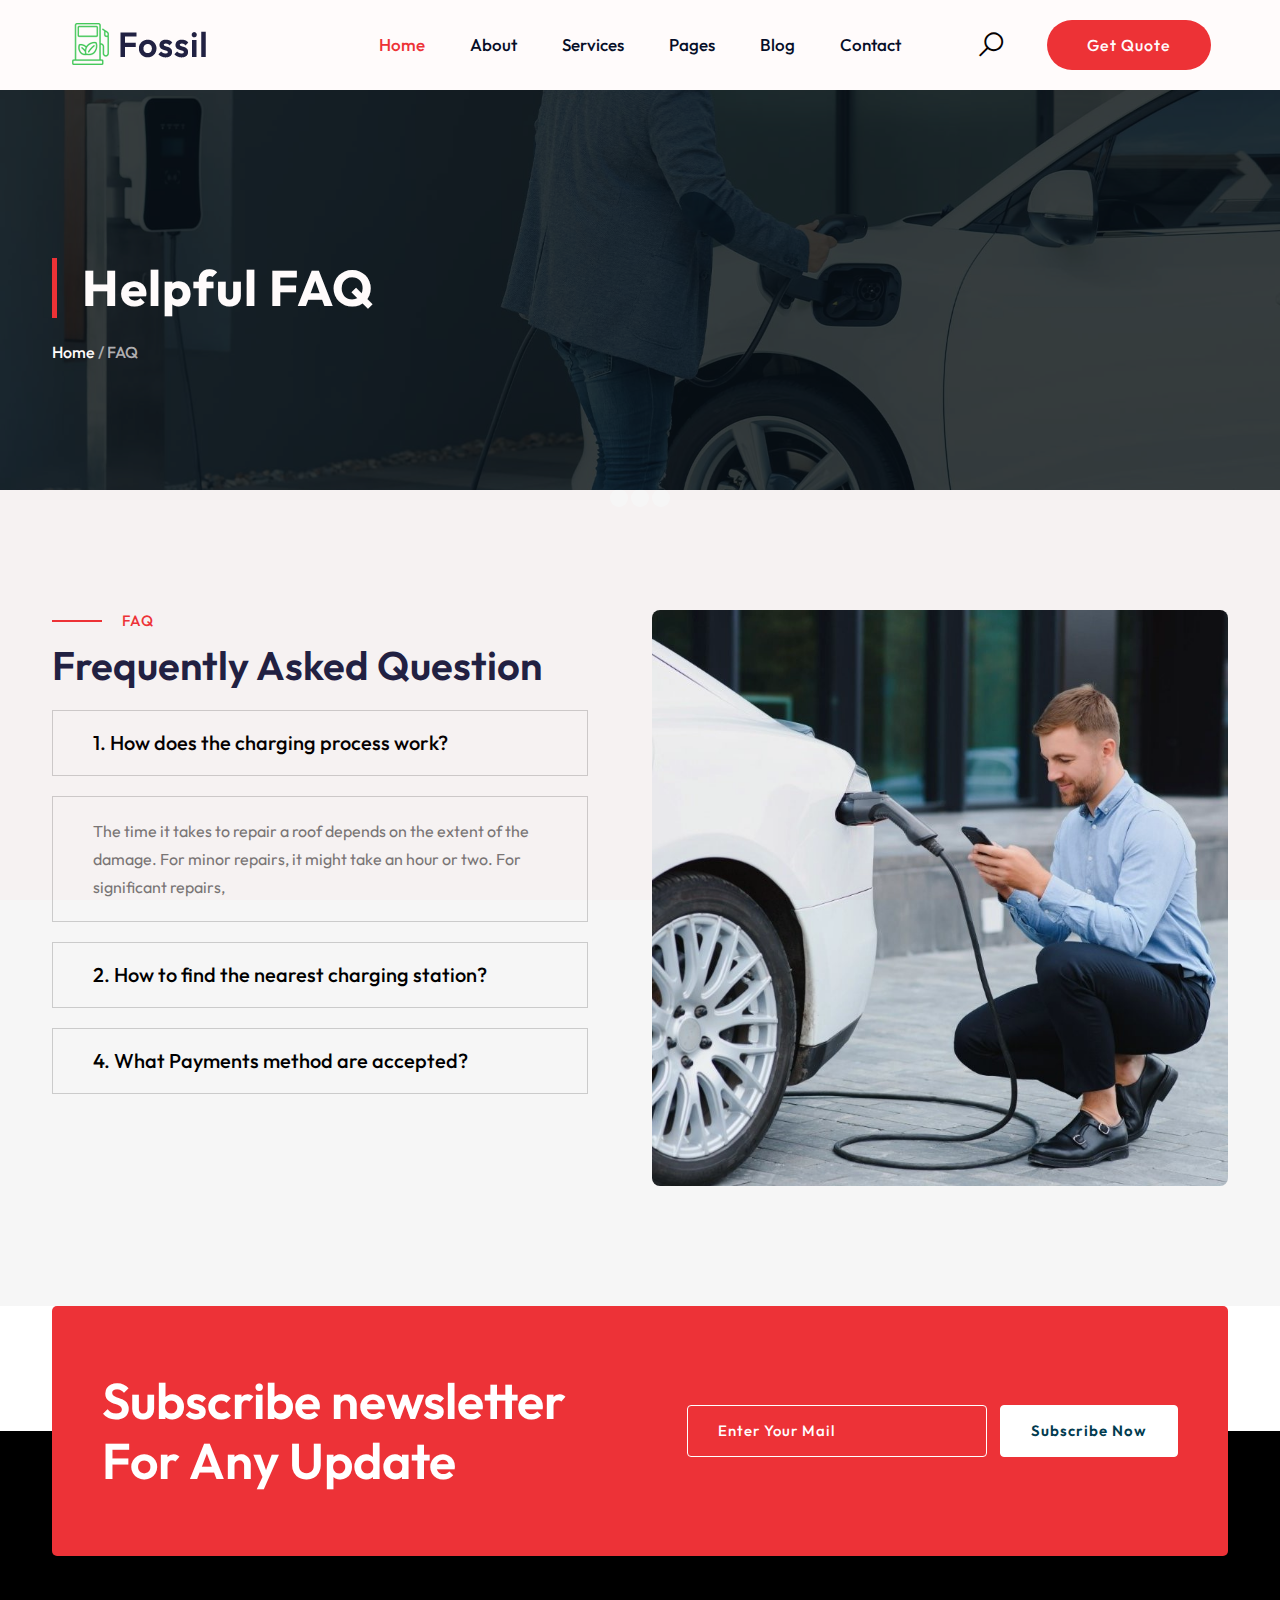
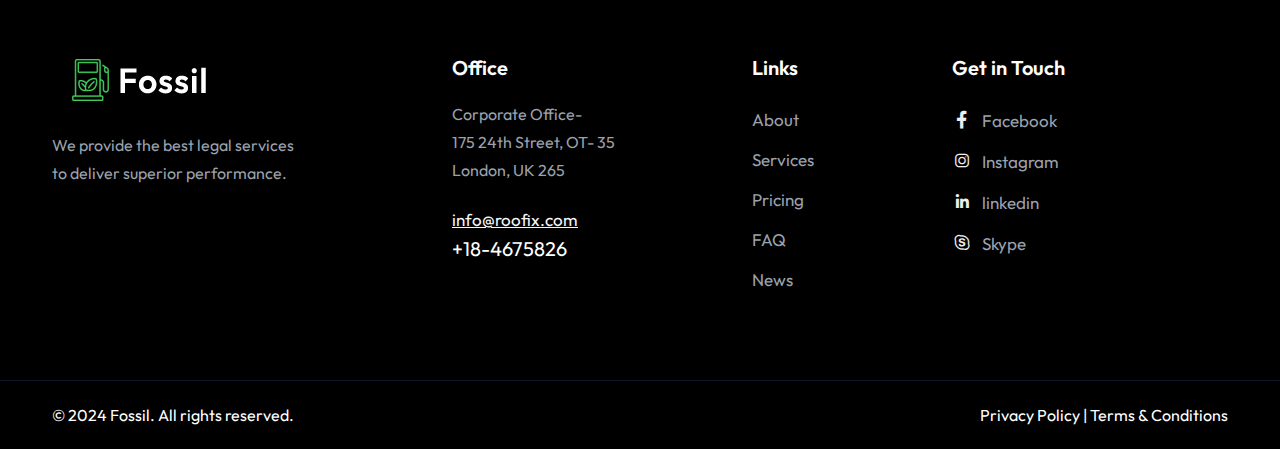
<file: templates/faq.html>
<!DOCTYPE html>
 <html lang="en">

 
<!-- Mirrored from capricorn-theme.com/html/fossil/faq.html by HTTrack Website Copier/3.x [XR&CO'2014], Fri, 20 Feb 2026 08:14:47 GMT -->
<head>
 	<meta charset="utf-8">
 	<meta http-equiv="X-UA-Compatible" content="IE=edge">
 	<meta name="viewport" content="width=device-width, initial-scale=1.0, user-scalable=0">

 	<title> Fossil | EV Charging & Gas Station HTML Template |ThemeForest</title>

 	<!--Favicon-->
 	<link rel="icon" href="assets/img/favicon.png" type="image/jpg" />
 	<!-- Bootstrap CSS -->
 	<link href="assets/css/bootstrap.min.css" rel="stylesheet">
 	<!-- Font Awesome CSS-->
 	<link href="assets/css/font-awesome.min.css" rel="stylesheet">
 	<!-- Line Awesome CSS -->
 	<link href="assets/css/line-awesome.min.css" rel="stylesheet">
 	<!-- Animate CSS-->
 	<link href="assets/css/animate.css" rel="stylesheet">
 	<!-- Bar Filler CSS -->
 	<link href="assets/css/barfiller.css" rel="stylesheet">
	<!-- Magnific Popup Video -->
    <link href="assets/css/magnific-popup.css" rel="stylesheet">
 	<!-- Flaticon CSS -->
 	<link href="assets/css/flaticon.css" rel="stylesheet">
 	<!-- Owl Carousel CSS -->
 	<link href="assets/css/owl.carousel.css" rel="stylesheet">
 	<!-- Style CSS -->
 	<link href="assets/css/style.css" rel="stylesheet">
 	<!-- Responsive CSS -->
 	<link href="assets/css/responsive.css" rel="stylesheet">

 	<!-- jquery -->
 	<script src="assets/js/jquery-1.12.4.min.js"></script>


 </head>

 <body>

 	<!-- Pre-Loader -->
 	<div id="loader">
 		<div class="loading">
 			<div class="spinner">
 				<div class="bounce1"></div>
 				<div class="bounce2"></div>
 				<div class="bounce3"></div>
 			</div>
 		</div>
 	</div>


 	<!-- Header Area -->

 	<header class="header-area">
		<div class="sticky-area">
			<div class="navigation">
				<div class="container">
					<div class="row align-items-center">
						<div class="col-lg-3">
							<div class="logo">
								<a class="navbar-brand" href="index-2.html"><img src="assets/img/logo.png" alt=""></a>
							</div>
						</div>
						<div class="col-lg-6">
							<div class="main-menu">
								<nav class="navbar navbar-expand-lg">
									<button class="navbar-toggler" type="button" data-bs-toggle="collapse" data-bs-target="#navbarSupportedContent" aria-controls="navbarSupportedContent" aria-expanded="false" aria-label="Toggle navigation">
										<span class="navbar-toggler-icon"></span>
										<span class="navbar-toggler-icon"></span>
										<span class="navbar-toggler-icon"></span>
									</button>

									<div class="collapse navbar-collapse justify-content-center" id="navbarSupportedContent">
										<ul class="navbar-nav">
											<li class="nav-item">
												<a class="nav-link active" href="#">Home
													<span class="sub-nav-toggler">
													</span>
												</a>
												<ul class="sub-menu">
													<li><a href="index-2.html">Home-1</a></li>
													<li><a href="index-3.html">Home-2</a></li>
													<li><a href="index-4.html">Home-3</a></li>
												</ul>
											</li>

											<li class="nav-item">
												<a class="nav-link" href="about.html">About</a>
											</li>

											<li class="nav-item">
												<a class="nav-link" href="#">Services
													<span class="sub-nav-toggler">
													</span>
												</a>
												<ul class="sub-menu">
													<li><a href="services.html">Services</a></li>
													<li><a href="single-service.html">Service Details</a></li>
												</ul>

											</li>

											<li class="nav-item">
												<a class="nav-link" href="#">Pages
													<span class="sub-nav-toggler">
													</span>
												</a>
												<ul class="sub-menu">
													<li><a href="choose-us.html">Why Choose Us</a></li>
													<li><a href="team.html">Our Team</a></li>
													<li><a href="price.html">Pricing</a></li>
													<li><a href="faq.html">FAQ</a></li>
												</ul>
											</li>

											<li class="nav-item">
												<a class="nav-link" href="#">Blog
													<span class="sub-nav-toggler">
													</span>
												</a>
												<ul class="sub-menu">													
													<li><a href="blog.html">Blog</a></li>
													<li><a href="single-blog.html">Blog Details</a></li>
												</ul>
											</li>
											<li class="nav-item">
												<a class="nav-link" href="contact.html">Contact</a>
											</li>
										</ul>

									</div>
								</nav>
							</div>
						</div>
						<div class="col-lg-3">
							<div class="header-right-content">
							   
								<div class="search-box">
									<button class="search-btn"><i class="la la-search"></i></button>
								</div>
								<a href="price.html" class="main-btn">Get Quote</a>
							</div>
						</div>
					</div>
				</div>
			</div>
		</div>
		<!-- Search Dropdown Area -->

		<div class="search-popup">
			<span class="search-back-drop"></span>

			<div class="search-inner">
				<div class="auto-container">
					<div class="upper-text">
						<div class="text">Search for anything.</div>
						<button class="close-search"><span class="la la-times"></span></button>
					</div>

					<form method="post" action="https://capricorn-theme.com/html/fossil/index.html">
						<div class="form-group">
							<input type="search" name="search-field" value="" placeholder="Search..." required="">
							<button type="submit"><i class="la la-search"></i></button>
						</div>
					</form>
				</div>
			</div>
		</div>
	</header>

 	<!-- Breadcroumb Area -->

 	<div class="breadcroumb-area bread-bg">
 		<div class="container">
 			<div class="row">
 				<div class="col-lg-12">
 					<div class="breadcroumb-title">
 						<h1>Helpful FAQ</h1>
 						<h6><a href="index-2.html">Home</a> / FAQ</h6>
 					</div>
 				</div>
 			</div>
 		</div>
 	</div>

 	<!-- FAQ Section  -->

	 <div class="faq-section section-padding gray-bg">
        <div class="container">
            <div class="row">
                <div class="col-xl-6 col-lg-6">
                    <div class="faq-content-wrap">
                        <div class="section-title">
                            <h6>FAQ</h6>
                            <h2>Frequently Asked Question</h2>
                        </div>
                        <div class="cp-custom-accordion mt-20">
                            <div class="accordions" id="accordionExample">
                              <div class="accordion-items">
                                <h2 class="accordion-header" id="headingOne">
                                  <button class="accordion-buttons" type="button" data-bs-toggle="collapse"
                                    data-bs-target="#collapseOne" aria-expanded="true" aria-controls="collapseOne">
                                    1. How does the charging process work?
                                  </button>
                                </h2>
                                <div id="collapseOne" class="accordion-collapse collapse show" aria-labelledby="headingOne"
                                  data-bs-parent="#accordionExample">
                                  <div class="accordion-body">
                                    The time it takes to repair a roof depends on the extent of the damage. 
                                    For minor repairs, it might take an hour or two. For significant repairs,                                     
                                  </div>
                                </div>
                              </div>
                              <div class="accordion-items">
                                <h2 class="accordion-header" id="headingTwo">
                                  <button class="accordion-buttons collapsed" type="button" data-bs-toggle="collapse"
                                    data-bs-target="#collapseTwo" aria-expanded="false" aria-controls="collapseTwo">
                                    2. How to find the nearest charging station?
                                  </button>
                                </h2>
                                <div id="collapseTwo" class="accordion-collapse collapse" aria-labelledby="headingTwo"
                                  data-bs-parent="#accordionExample">
                                  <div class="accordion-body">
                                    The time it takes to repair a roof depends on the extent of the damage. 
                                    For minor repairs, it might take an hour or two. For significant repairs,                                     
                                  </div>
                                </div>
                              </div>                          
                                                       
                              <div class="accordion-items">
                                <h2 class="accordion-header" id="headingFour">
                                  <button class="accordion-buttons collapsed" type="button" data-bs-toggle="collapse"
                                    data-bs-target="#collapseFour" aria-expanded="false" aria-controls="collapseFour">
                                    4. What Payments method are accepted?
                                  </button>
                                </h2>
                                <div id="collapseFour" class="accordion-collapse collapse" aria-labelledby="headingFour"
                                  data-bs-parent="#accordionExample">
                                  <div class="accordion-body">
                                    The time it takes to repair a roof depends on the extent of the damage. 
                                    For minor repairs, it might take an hour or two. For significant repairs,                                     
                                  </div>
                                </div>
                              </div>                          
                            </div>
                          </div>
                    </div>
                </div>
                <div class="col-xl-6 col-lg-6 align-items-end">
                    <div class="faq-img-wrap">
                        <img src="assets/img/faq-img.jpg" alt="">
                    </div>
                </div>
            </div>
        </div>
    </div>

	<!-- Newsletter Section  -->
	<div class="newsletter-section">
		<div class="container">
			<div class="newsletter-content d-flex align-items-center justify-content-between">
				<div class="section-title">
					<h2 class="text-white">Subscribe newsletter <br> For Any Update</h2>
				</div>
				<div class="subscribed-form d-flex">
					<form action="#">
						<input type="email" placeholder="Enter Your Mail">
						<input type="submit" value="Subscribe Now">
					</form>
				</div>
			</div>
		</div>
	</div>


 	<!-- Footer Area -->

	 <footer class="footer-area">
		<div class="container">
			<div class="footer-up">
				<div class="row gy-4">
					<div class="col-lg-4 col-md-6 col-sm-12">
						<a href="index-2.html" class="logo">
							<img src="assets/img/logo-white.png" alt="fossil-logo">
						</a>
						<p>We provide the best legal services <br> to deliver superior performance.
						</p>
					</div>
					<div class="col-lg-2 col-md-6">
						<h5>Office</h5>
						<p>Corporate Office- <br>
							175 24th Street, OT- 35
							London, UK 265
						</p>
						<div class="company-email">
							<a href="#">info@roofix.com</a>
						</div>
						<div class="phone-number">
							<p>+18-4675826</p>
						</div>

					</div>
					<div class="col-lg-2 offset-lg-1 col-md-6 com-sm-12">
						<h5>Links</h5>
						<ul>
							<li>
								<a href="about.html">About</a>
								<a href="services.html">Services</a>									
								<a href="price.html">Pricing</a>
								<a href="faq.html"> FAQ</a>
								<a href="blog.html"> News</a>
							</li>
						</ul>
					</div>
					<div class="col-lg-3 col-md-6 col-sm-12">
						<h5>Get in Touch</h5>
						<ul>
							<li>
								<div class="social-area">
									<a href="#"><i class="lab la-facebook-f"></i>Facebook</a>
									<a href="#"><i class="lab la-instagram"></i>Instagram</a>
									<a href="#"><i class="lab la-linkedin-in"></i>linkedin</a>
									<a href="#"><i class="la la-skype"></i>Skype</a>
								</div>
							</li>
						</ul>
					</div>

				</div>
			</div>
		</div>
	</footer>

	<!-- Footer Bottom Area -->

	<div class="footer-bottom">
		<div class="container">
			<div class="row justify-content-center align-items-center justify-content-center">
				<div class="col-lg-6 col-md-6 col-sm-12">
					<p class="copyright-line">© 2024 Fossil. All rights reserved.</p>
				</div>
				<div class="col-lg-6 col-md-6 col-xs-12 text-md-end">
					<p class="privacy">Privacy Policy | Terms &amp; Conditions</p>
				</div>
			</div>
		</div>
	</div>

 	<!-- Scroll Top Area -->
 	<a href="#top" class="go-top"><i class="las la-angle-up"></i></a>


 	<!-- Popper JS -->
 	<script src="assets/js/popper.min.js"></script>
 	<!-- Bootstrap JS -->
 	<script src="assets/js/bootstrap.min.js"></script>
 	<!-- Wow JS -->
 	<script src="assets/js/wow.min.js"></script>
 	<!-- Way Points JS -->
 	<script src="assets/js/jquery.waypoints.min.js"></script>
 	<!-- Counter Up JS -->
 	<script src="assets/js/jquery.counterup.min.js"></script>
 	<!-- Owl Carousel JS -->
 	<script src="assets/js/owl.carousel.min.js"></script>
 	<!-- Magnific Popup JS -->
 	<script src="assets/js/magnific-popup.min.js"></script>
 	<!-- Sticky JS -->
 	<script src="assets/js/jquery.sticky.js"></script>
 	<!-- Progress Bar JS -->
 	<script src="assets/js/jquery.barfiller.js"></script>
 	<!-- Main JS -->
 	<script src="assets/js/main.js"></script>

 </body>

 
<!-- Mirrored from capricorn-theme.com/html/fossil/faq.html by HTTrack Website Copier/3.x [XR&CO'2014], Fri, 20 Feb 2026 08:14:47 GMT -->
</html>
</file>
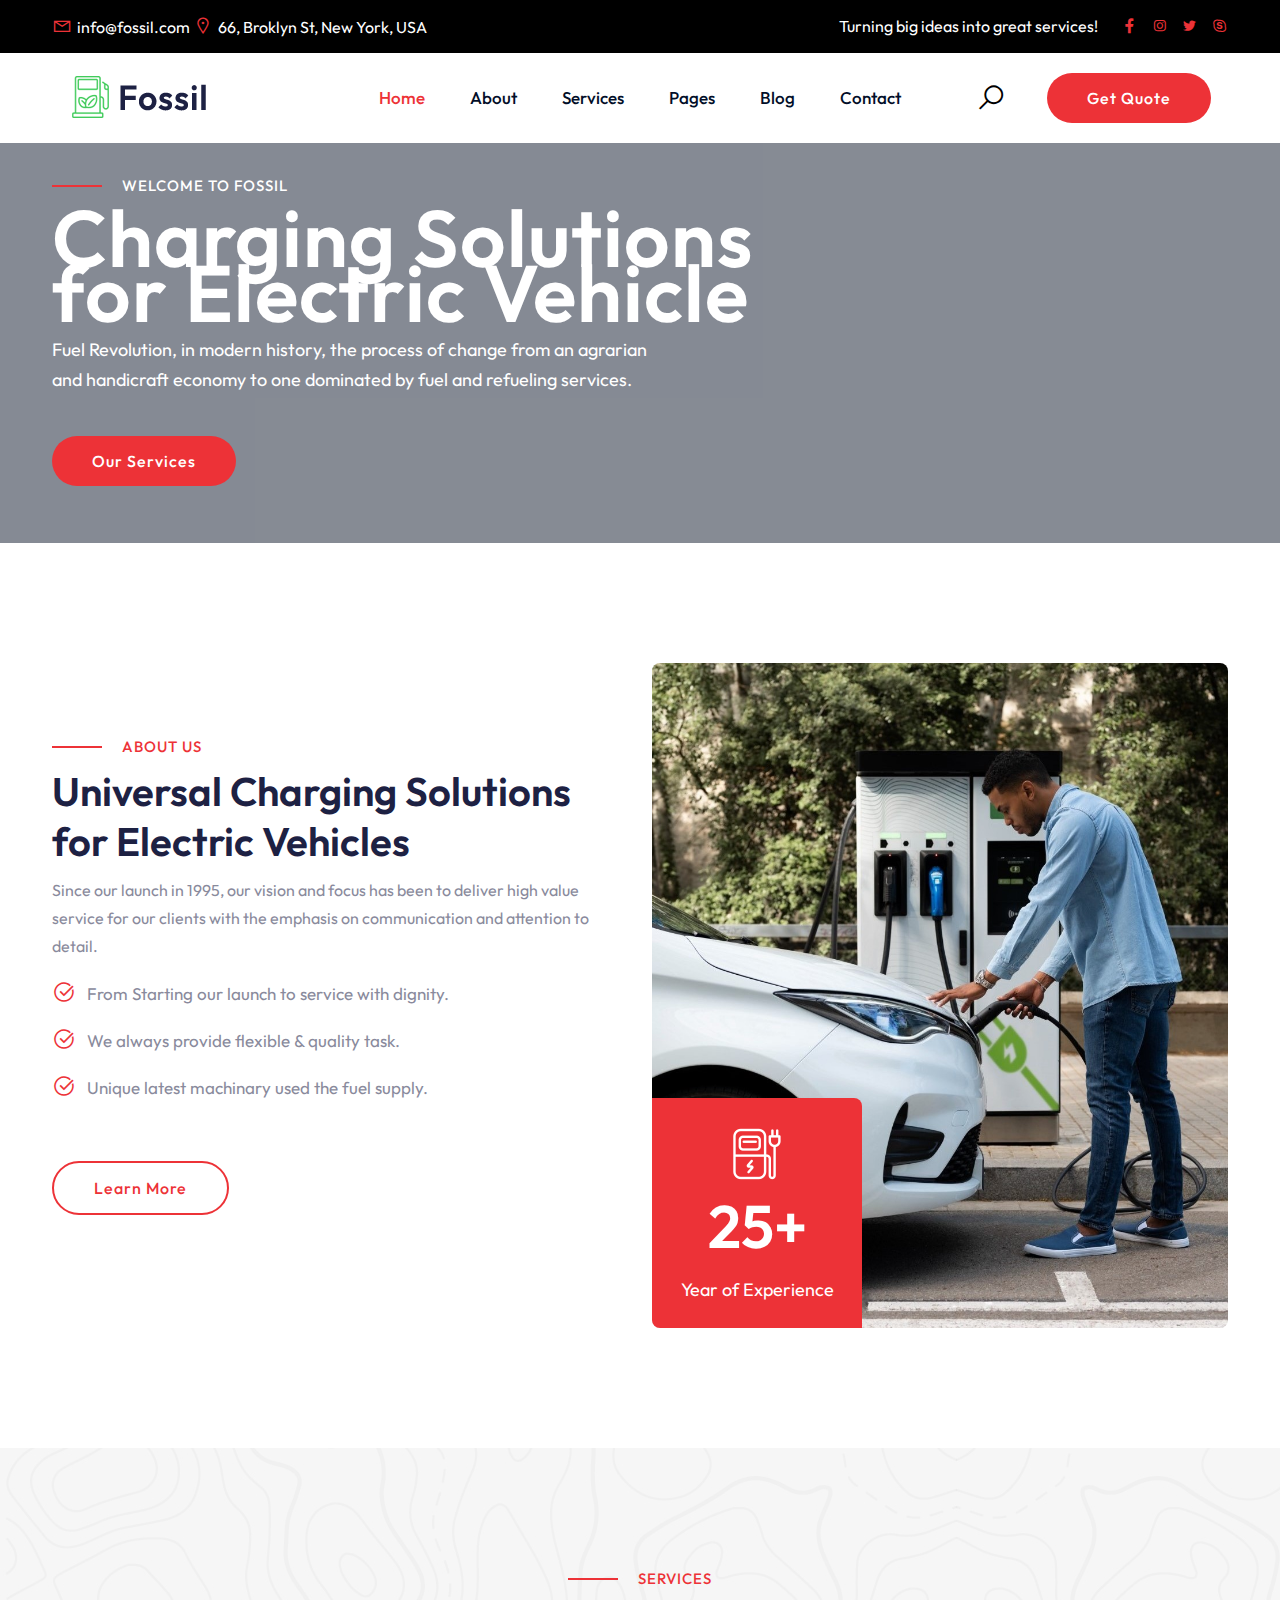
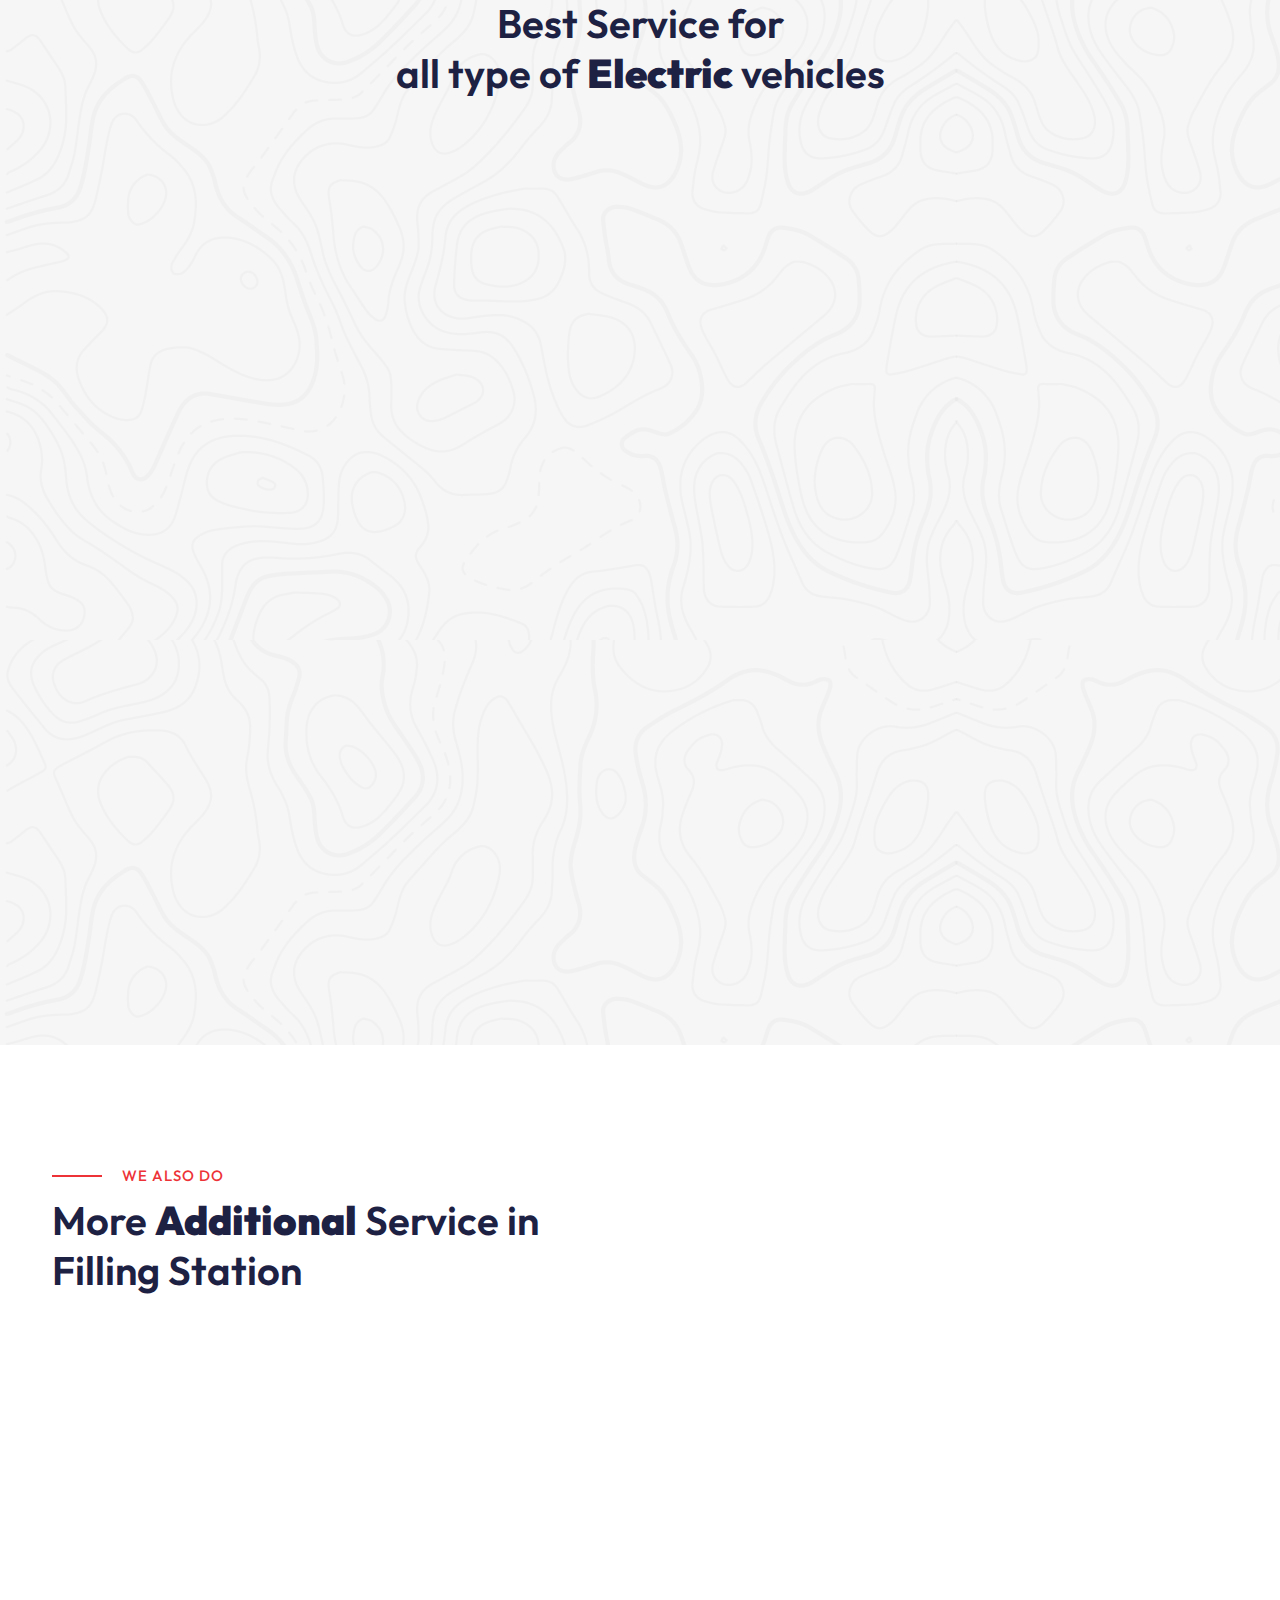
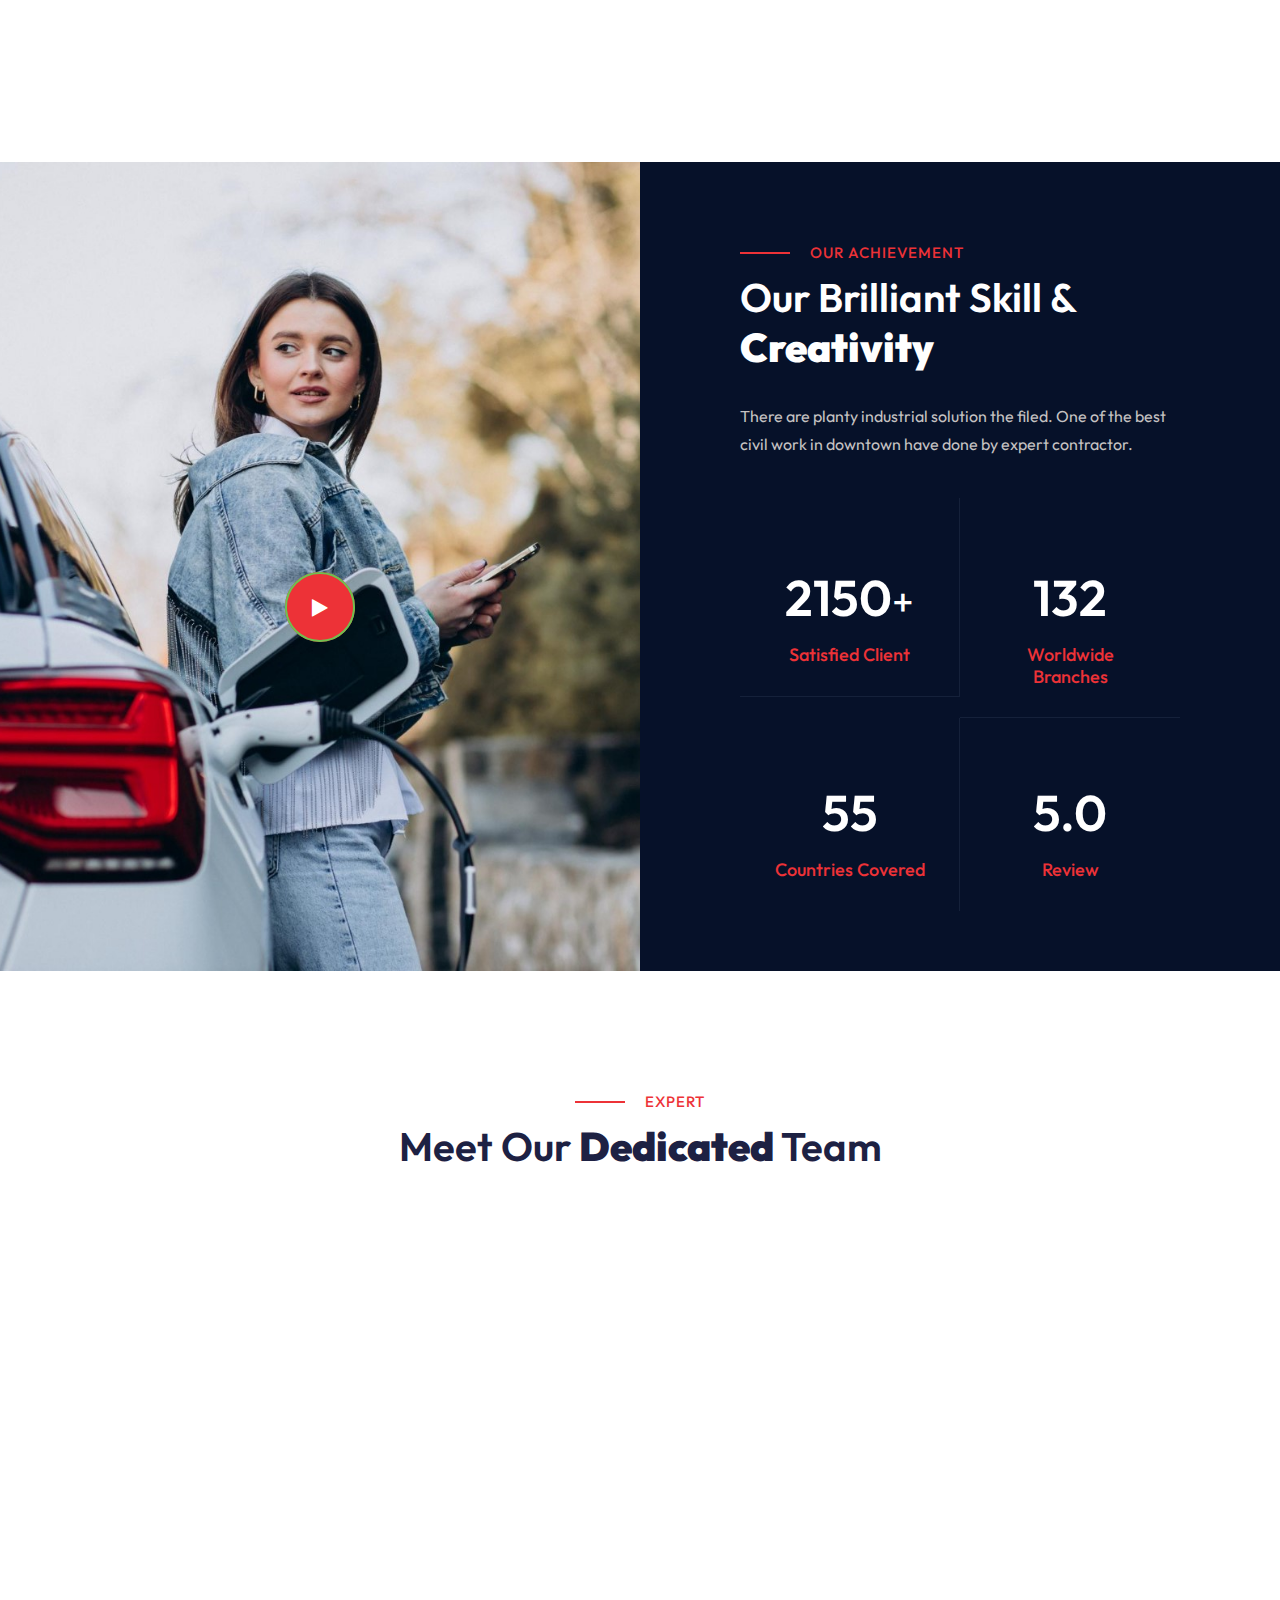
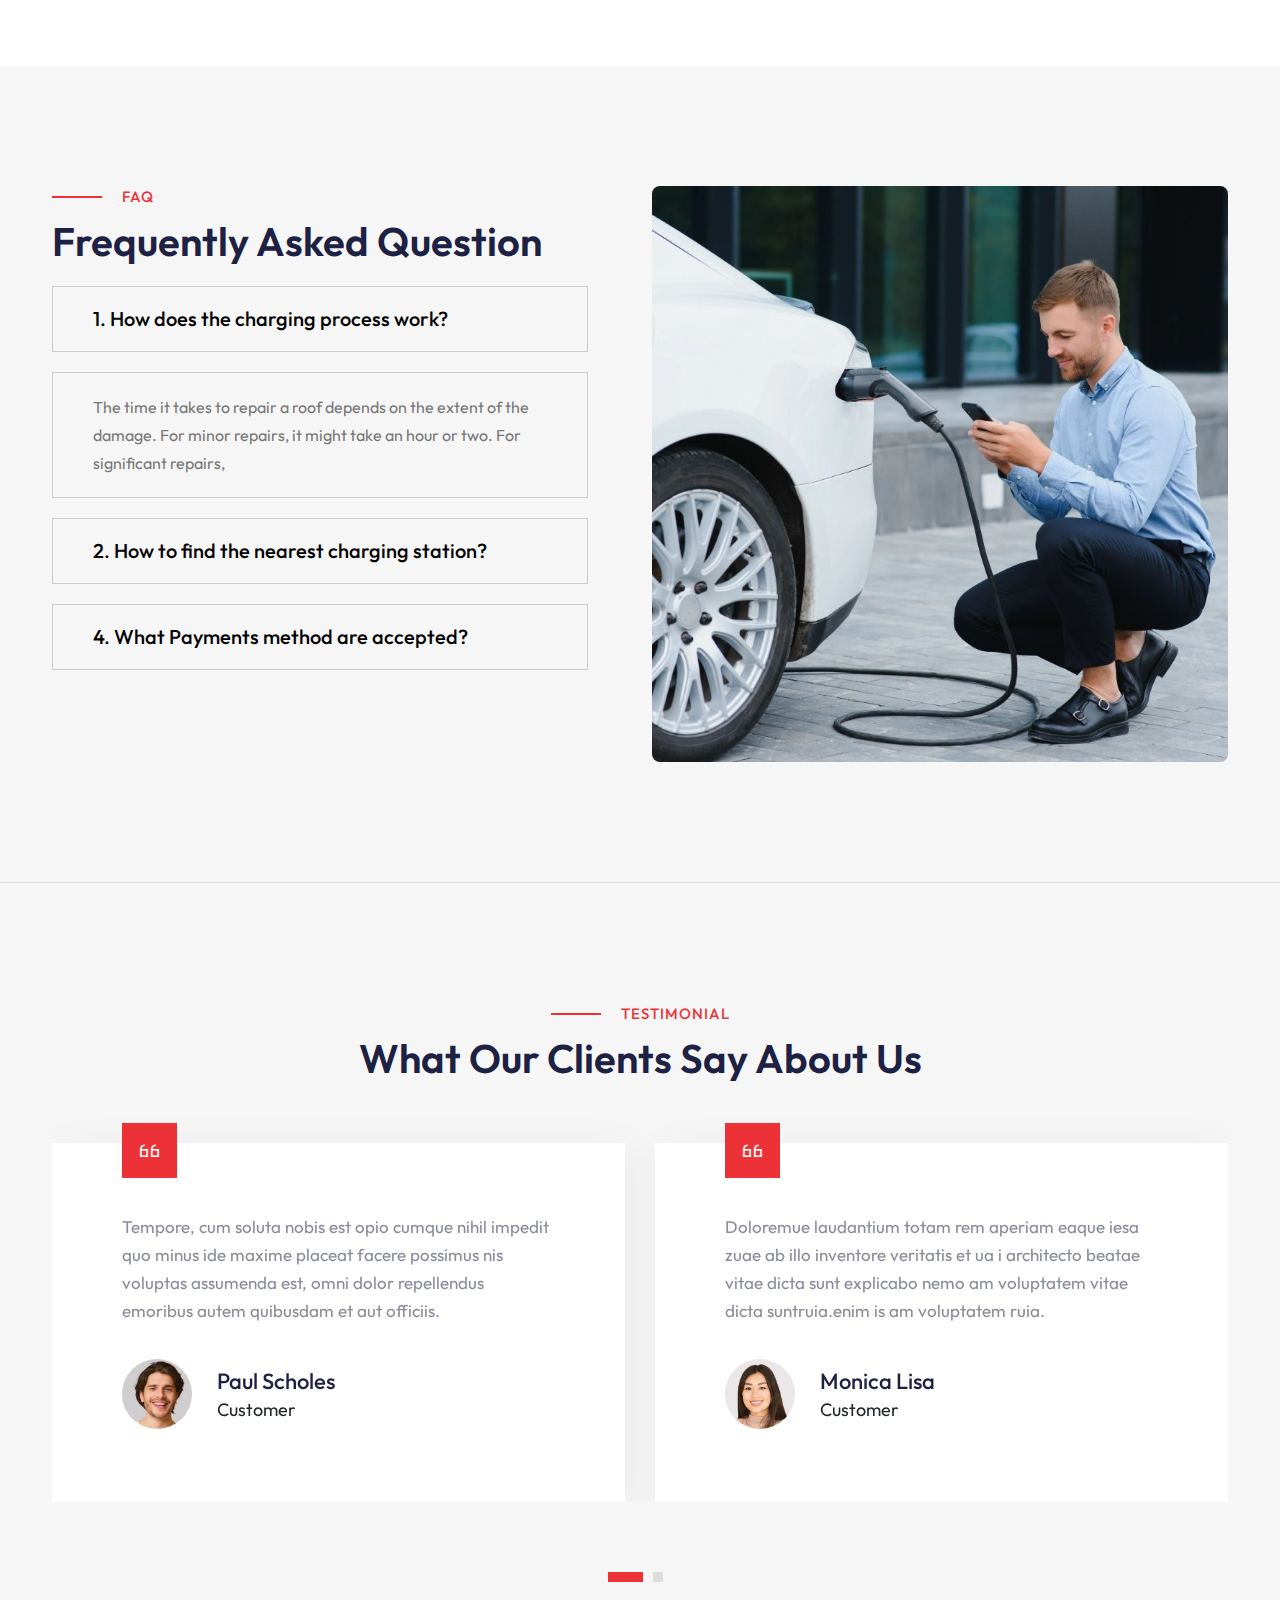
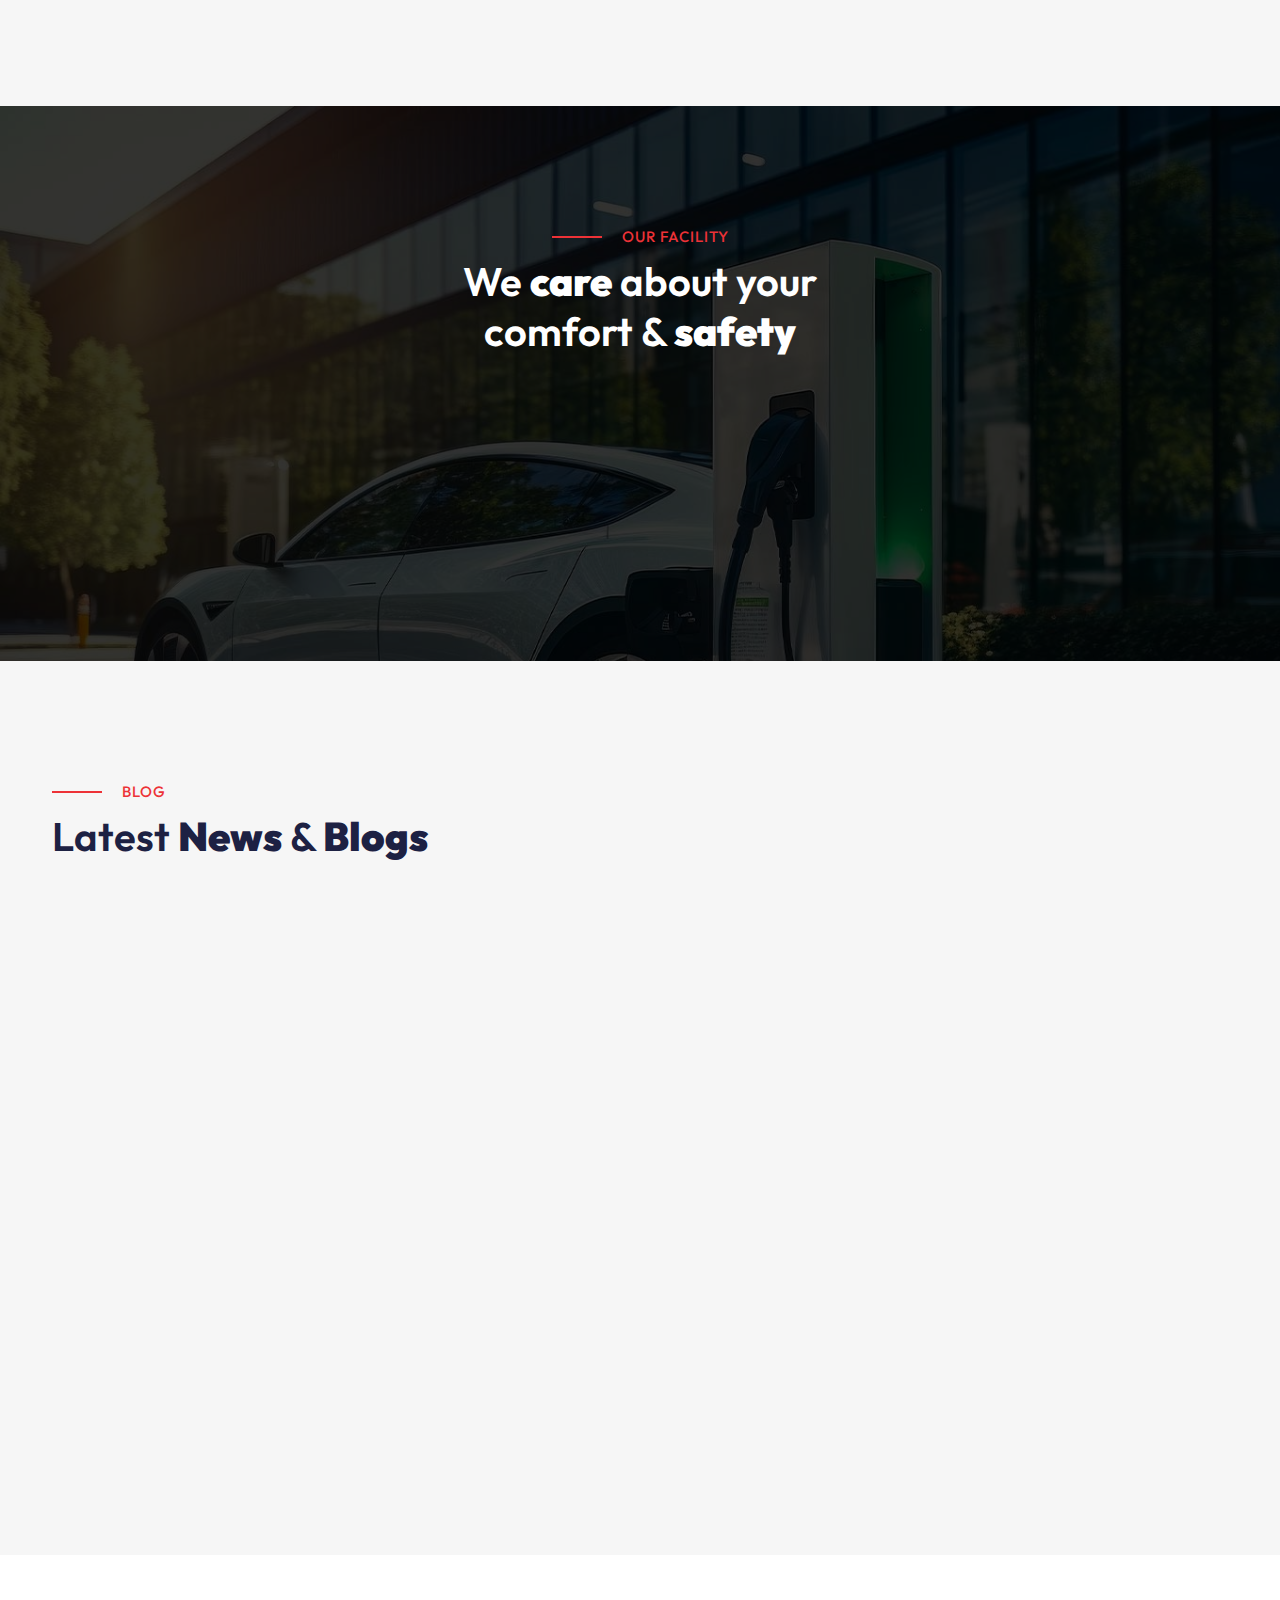
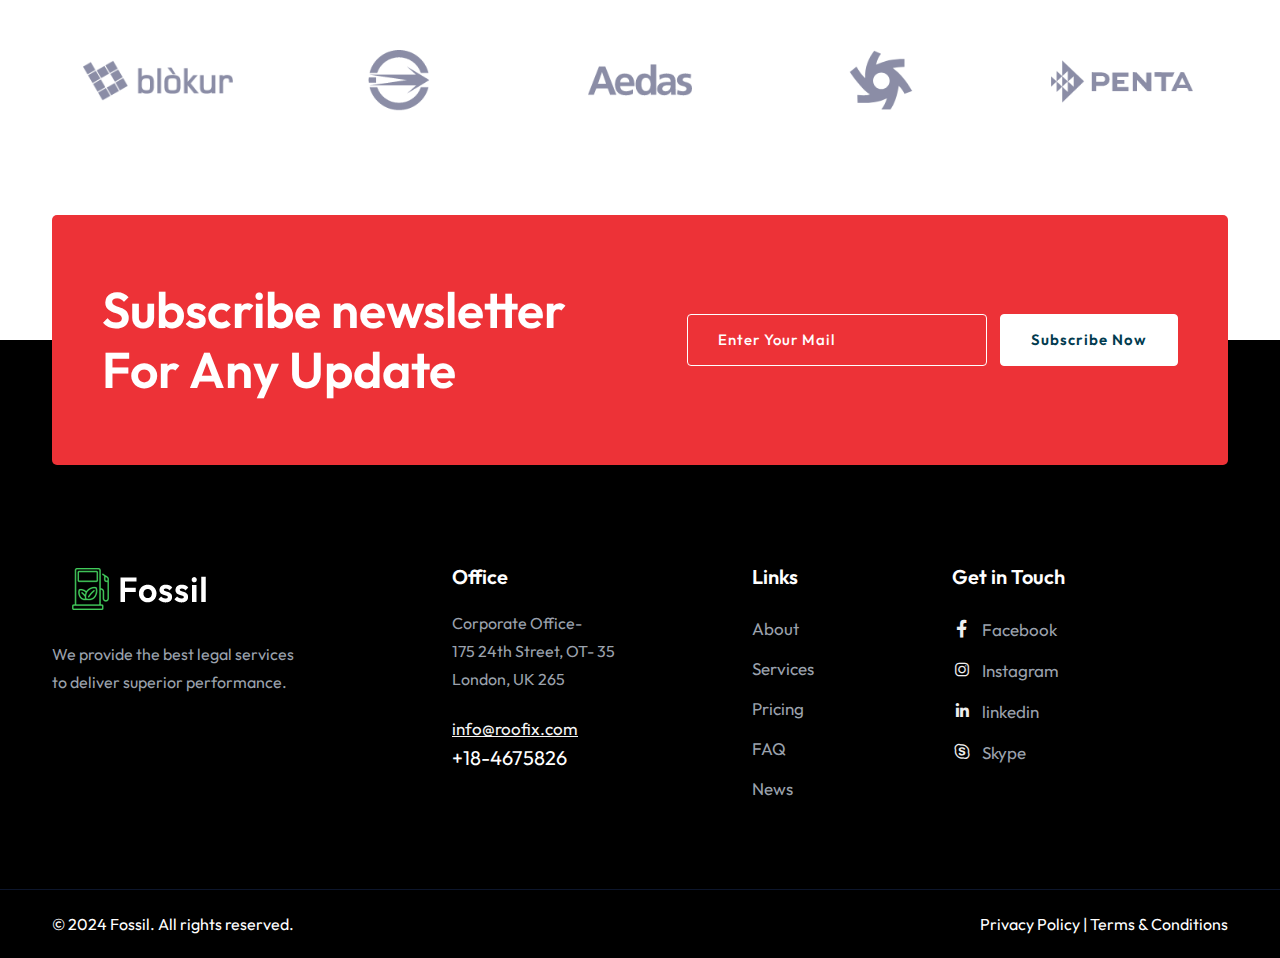
<file: templates/index-2.html>
<!DOCTYPE html>
 <html lang="en">

 
<!-- Mirrored from capricorn-theme.com/html/fossil/index.html by HTTrack Website Copier/3.x [XR&CO'2014], Fri, 20 Feb 2026 08:13:16 GMT -->
<head>
 	<meta charset="utf-8">
 	<meta http-equiv="X-UA-Compatible" content="IE=edge">
	<meta name="viewport" content="width=device-width, initial-scale=1.0, user-scalable=0">

 	<title> Home-01 | Fossil | EV Charging & Gas Station HTML Template |ThemeForest</title>

 	<!--Favicon-->
 	<link rel="icon" href="assets/img/favicon.png" type="image/jpg" />

 	<!-- Bootstrap CSS -->
 	<link href="assets/css/bootstrap.min.css" rel="stylesheet">
 	<!-- Font Awesome CSS-->
 	<link href="assets/css/font-awesome.min.css" rel="stylesheet">
 	<!-- Line Awesome CSS -->
 	<link href="assets/css/line-awesome.min.css" rel="stylesheet">
 	<!-- Animate CSS-->
 	<link href="assets/css/animate.css" rel="stylesheet">
 	<!-- Bar Filler CSS -->
 	<link href="assets/css/barfiller.css" rel="stylesheet">
	<!-- Magnific Popup Video -->
    <link href="assets/css/magnific-popup.css" rel="stylesheet">
 	<!-- Flaticon CSS -->
 	<link href="assets/css/flaticon.css" rel="stylesheet">
 	<!-- Owl Carousel CSS -->
 	<link href="assets/css/owl.carousel.css" rel="stylesheet">
 	<!-- Style CSS -->
 	<link href="assets/css/style.css" rel="stylesheet">
 	<!-- Responsive CSS -->
 	<link href="assets/css/responsive.css" rel="stylesheet">


 	<!-- jquery -->
 	<script src="assets/js/jquery-1.12.4.min.js"></script>


 </head>

 <body>

 	<!-- Pre-Loader -->
 	<div id="loader">
 		<div class="loading">
 			<div class="spinner">
 				<div class="bounce1"></div>
 				<div class="bounce2"></div>
 				<div class="bounce3"></div>
 			</div>
 		</div>
 	</div>

 	<!-- Header Top Area -->

 	<div class="header-top dark-bg">
 		<div class="container">
 			<div class="row">
 				<div class="col-lg-6 col-md-12 col-sm-12">
 					<div class="contact-info">
 						<i class="las la-envelope"></i> info@fossil.com
 						<i class="las la-map-marker"></i> 66, Broklyn St, New York, USA
 					</div>
 				</div>
 				<div class="col-lg-6 col-md-12 col-sm-12 text-end">
 					<div class="site-info">
 						Turning big ideas into great services!
 						<div class="social-area">
 							<a href="#"><i class="lab la-facebook-f"></i></a>
 							<a href="#"><i class="lab la-instagram"></i></a>
 							<a href="#"><i class="lab la-twitter"></i></a>
 							<a href="#"><i class="la la-skype"></i></a>
 						</div>
 					</div>
 				</div>
 			</div>
 		</div>
 	</div>

 	<!-- Header Area -->

 	<header class="header-area">
 		<div class="sticky-area">
 			<div class="navigation">
 				<div class="container">
 					<div class="row align-items-center">
 						<div class="col-lg-3">

 							<div class="logo">
 								<a class="navbar-brand" href="index-2.html"><img src="assets/img/logo.png" alt=""></a>
 							</div>

 						</div>
 						<div class="col-lg-6">
 							<div class="main-menu">
 								<nav class="navbar navbar-expand-lg">
 									<button class="navbar-toggler" type="button" data-bs-toggle="collapse" data-bs-target="#navbarSupportedContent" aria-controls="navbarSupportedContent" aria-expanded="false" aria-label="Toggle navigation">
 										<span class="navbar-toggler-icon"></span>
 										<span class="navbar-toggler-icon"></span>
 										<span class="navbar-toggler-icon"></span>
 									</button>

 									<div class="collapse navbar-collapse justify-content-center" id="navbarSupportedContent">
 										<ul class="navbar-nav">
 											<li class="nav-item">
 												<a class="nav-link active" href="#">Home
 													<span class="sub-nav-toggler">
 													</span>
 												</a>
 												<ul class="sub-menu">
 													<li><a href="index-2.html">Home-1</a></li>
 													<li><a href="index-3.html">Home-2</a></li>
 													<li><a href="index-4.html">Home-3</a></li>
 												</ul>
 											</li>

 											<li class="nav-item">
 												<a class="nav-link" href="about.html">About</a>
 											</li>

 											<li class="nav-item">
 												<a class="nav-link" href="#">Services
 													<span class="sub-nav-toggler">
 													</span>
 												</a>
 												<ul class="sub-menu">
 													<li><a href="services.html">Services</a></li>
 													<li><a href="single-service.html">Service Details</a></li>
 												</ul>

 											</li>

 											<li class="nav-item">
 												<a class="nav-link" href="#">Pages
 													<span class="sub-nav-toggler">
 													</span>
 												</a>
 												<ul class="sub-menu">
 													<li><a href="choose-us.html">Why Choose Us</a></li>
 													<li><a href="team.html">Our Team</a></li>
 													<li><a href="price.html">Pricing</a></li>
 													<li><a href="faq.html">FAQ</a></li>
 												</ul>
 											</li>

 											<li class="nav-item"><a class="nav-link" href="#">Blog
 													<span class="sub-nav-toggler">
 													</span>
 												</a>
 												<ul class="sub-menu"> 													
 													<li><a href="blog.html">Blog</a></li>
 													<li><a href="single-blog.html">Blog Details</a></li>
 												</ul>
 											</li>
 											<li class="nav-item">
 												<a class="nav-link" href="contact.html">Contact</a>
 											</li>
 										</ul>

 									</div>
 								</nav>
 							</div>
 						</div>
 						<div class="col-lg-3">
 							<div class="header-right-content">
								
 								<div class="search-box">
 									<button class="search-btn"><i class="la la-search"></i></button>
 								</div>
								 <a href="price.html" class="main-btn">Get Quote</a>
 							</div>
 						</div>
 					</div>
 				</div>
 			</div>
 		</div>

 		<!-- Search Dropdown Area -->
 		<div class="search-popup">
 			<span class="search-back-drop"></span>

 			<div class="search-inner">
 				<div class="auto-container">
 					<div class="upper-text">
 						<div class="text">Search for anything.</div>
 						<button class="close-search"><span class="la la-times"></span></button>
 					</div>

 					<form method="post" action="https://capricorn-theme.com/html/fossil/index.html">
 						<div class="form-group">
 							<input type="search" name="search-field" value="" placeholder="Search..." required="">
 							<button type="submit"><i class="la la-search"></i></button>
 						</div>
 					</form>
 				</div>
 			</div>
 		</div>
 	</header>

 	<!-- Hero Area -->

 	<div class="homepage-slides owl-carousel">
 		<div class="single-slide-item">
 			<div class="overlay"></div>
 			<div class="hero-area-content">
 				<div class="container">
 					<div class="row justify-content-center">
 						<div class="col-lg-12 wow fadeInUp animated" data-wow-delay=".3s">
 							<div class="section-title">
 								<h6>Welcome to Fossil</h6>
								<h1>Charging Solutions <br>for Electric Vehicle</h1> 								
 								<p> Fuel Revolution, in modern history, the process of change from an agrarian <br>and handicraft economy to one dominated by fuel and refueling services.</p>
 							</div>
 							<a href="services.html" class="main-btn">Our Services</a>
 						</div>
 					</div>
 				</div>
 			</div>
 		</div>

 		<div class="single-slide-item hero-area-bg-2">
 			<div class="overlay"></div>
 			<div class="hero-area-content">
 				<div class="container">
 					<div class="row justify-content-center">
 						<div class="col-lg-12 wow fadeInUp animated" data-wow-delay=".3s">
 							<div class="section-title">
 								<h6>Since in 1995</h6>
 								<h1>We are leading <br> <b>Filling Station</b></h1>
 								<p> Fuel Revolution, in modern history, the process of change from an agrarian <br>and handicraft economy to one dominated by fuel and refueling services.</p>
 							</div>
 							<a href="price.html" class="main-btn">Get A Quote</a>
 						</div>
 					</div>
 				</div>
 			</div>
 		</div>
 	</div>

 	<!-- About Section-->

 	<div class="about-area section-padding pt-120">
 		<div class="container">
 			<div class="row align-items-center">
 				<div class="col-lg-6 col-md-12 col-sm-12 wow fadeInLeft" data-wow-delay=".3s">
 					<div class="info-content-area">
 						<div class="section-title">
 							<h6>About Us</h6>
 							<h2>Universal Charging Solutions for Electric Vehicles</h2>
 						</div>
 						<p>Since our launch in 1995, our vision and focus has been to deliver high value service for our clients with the emphasis on communication and attention to detail.</p>
 						<p class="highlight"><i class="las la-check-circle"></i>From Starting our launch to service with dignity.</p>
 						<p class="highlight"><i class="las la-check-circle"></i>We always provide flexible & quality task. </p>
 						<p class="highlight"><i class="las la-check-circle"></i>Unique latest machinary used the fuel supply.</p>

 						<a href="about.html" class="main-btn">Learn More</a>
 					</div>
 				</div>

 				<div class="col-lg-6 col-md-12 col-sm-12 wow fadeInUp" data-wow-delay=".4s">
					
 					<div class="info-img">
 						<img src="assets/img/about/about.jpg" alt="">

						 <div class="experience-wrap">
							<img src="assets/img/electric-station.png" alt="">
                            <span>25+</span>
                            <p>Year of Experience</p>
                        </div>
 					</div>
 				</div>

 			</div>
 		</div>
 	</div>

 	<!-- Services Area -->

 	<div id="service-1" class="services-area gray-bg section-padding">
 		<div class="container">
 			<div class="row">
 				<div class="offset-lg-2 col-lg-8 text-center">
 					<div class="section-title">
 						<h6>Services</h6>
 						<h2>Best Service for <br> all type of <b>Electric</b> vehicles</h2>
 					</div>
 				</div>
 			</div>
 			<div class="row">
				<div class="col-lg-4 col-md-6 col-sm-12">
					<div class="single-serv-item active mt-30 wow fadeInLeft" data-wow-delay=".6s">
						<div class="serv-icon">
							<i class="flaticon-charging-station"></i>
						</div>
						<div class="serv-content">
							<h5>CNG Conversion</h5>
							<p>This services involve transferring the parcels to the closest depot to the delivery location.</p>
						</div>
						<a href="single-service.html" class="read-more">Read More</a>
					</div>
				</div>
				<div class="col-lg-4 col-md-6 col-sm-12">
					<div class="single-serv-item mt-30 wow fadeInLeft" data-wow-delay=".6s">
						<div class="serv-icon">
							<i class="flaticon-biofuel"></i>
						</div>
						<div class="serv-content">
							<h5>Electric Charging</h5>
							<p>This services involve transferring the parcels to the closest depot to the delivery location.</p>
						</div>
						<a href="single-service.html" class="read-more">Read More</a>
					</div>
				</div>
				<div class="col-lg-4 col-md-6 col-sm-12">
					<div class="single-serv-item active mt-30 wow fadeInLeft" data-wow-delay=".6s">
						<div class="serv-icon">
							<i class="flaticon-car-wash"></i>
						</div>
						<div class="serv-content">
							<h5>Cas Washing</h5>
							<p>This services involve transferring the parcels to the closest depot to the delivery location.</p>
						</div>
						<a href="single-service.html" class="read-more">Read More</a>
					</div>
				</div>
 				<div class="col-lg-4 col-md-6 col-sm-12">
 					<div class="single-serv-item mt-30 wow fadeInLeft" data-wow-delay=".2s">
 						<div class="serv-icon">
 							<i class="flaticon-petrol"></i>
 						</div>
 						<div class="serv-content">
 							<h5>Pure Octane</h5>
 							<p>This services involve transferring the parcels to the closest depot to the delivery location.</p>
 						</div>
 						<a href="single-service.html" class="read-more">Read More</a>
 					</div>
 				</div>
 				<div class="col-lg-4 col-md-6 col-sm-12">
 					<div class="single-serv-item active mt-30 wow fadeInLeft" data-wow-delay=".4s">
 						<div class="serv-icon">
 							<i class="flaticon-diesel"></i>
 						</div>
 						<div class="serv-content">
 							<h5>Light Diesel</h5>
 							<p>This services involve transferring the parcels to the closest depot to the delivery location.</p>
 						</div>
 						<a href="single-service.html" class="read-more">Read More</a>
 					</div>
 				</div>
 				<div class="col-lg-4 col-md-6 col-sm-12">
 					<div class="single-serv-item mt-30 wow fadeInLeft" data-wow-delay=".6s">
 						<div class="serv-icon">
 							<i class="flaticon-gasoline"></i>
 						</div>
 						<div class="serv-content">
 							<h5>Crystal Petrol</h5>
 							<p>This services involve transferring the parcels to the closest depot to the delivery location.</p>
 						</div>
 						<a href="single-service.html" class="read-more">Read More</a>
 					</div>
 				</div>
 			</div>
 		</div>
 	</div>

 	<!-- Extra Service -->

 	<div id="xtra" class="xtra-service-wrap section-padding">
 		<div class="container">
 			<div class="row">
 				<div class="col-xl-8 col-lg-8">
 					<div class="section-title">
 						<h6>We Also Do</h6>
 						<h2>More <b>Additional</b> Service in <br> Filling Station</h2>
 					</div>
 				</div>
 			</div>

 			<div class="row">
 				<div class="col-lg-3 col-md-6 col-sm-12 ">
 					<div class="xtra-serve-area mt-30 wow fadeInLeft" data-wow-delay=".3s">
 						<img src="assets/img/xtra/01.jpg" alt="">
 						<h5>Car Evacaution</h5>
 						<a href="single-service.html" class="read-more">Read More</a>
 					</div>
 				</div>
 				<div class="col-lg-3 col-md-6 col-sm-12">
 					<div class="xtra-serve-area mt-30 bg-cover wow fadeInLeft" data-wow-delay=".4s">
 						<img src="assets/img/xtra/02.jpg" alt="">
 						<h5>Emergency Charging</h5>
 						<a href="single-service.html" class="read-more">Read More</a>
 					</div>
 				</div>
 				<div class="col-lg-3 col-md-6 col-sm-12">
 					<div class="xtra-serve-area mt-30 bg-cover wow fadeInRight" data-wow-delay=".4s">
 						<img src="assets/img/xtra/03.jpg" alt="">
 						<h5>Wheels Pumping</h5>
 						<a href="single-service.html" class="read-more">Read More</a>
 					</div>
 				</div>
 				<div class="col-lg-3 col-md-6 col-sm-12">
 					<div class="xtra-serve-area mt-30 bg-cover wow fadeInRight" data-wow-delay=".3s">
 						<img src="assets/img/xtra/04.jpg" alt="">
 						<h5>Engine Repair</h5>
 						<a href="single-service.html" class="read-more">Read More</a>
 					</div>
 				</div>
 			</div>
 		</div>
 	</div>

 	<!-- Achievement Area -->

 	<div class="skill-area">
 		<div class="skill-bg bg-cover">
 			<div class="overlay">
 			</div>
 			<div class="pop-up-video">
 				<a href="https://www.youtube.com/watch?v=nibU1Iq6g3Y" class="video-play-btn mfp-iframe">
 					<i class="fa fa-play"></i>
 				</a>
 			</div>
 		</div>
 		<div class="skill-content">
 			<div class="section-title mb-30">
 				<h6>Our Achievement</h6>
 				<h2>Our Brilliant Skill & <b><br>Creativity</b></h2>
 			</div>
 			<p>There are planty industrial solution the filed. One of the best civil work in downtown have done by expert contractor.</p>
 			<div class="row gx-0 mt-40">
 				<div class="col-lg-6 col-md-6 col-sm-6">
 					<div class="single-counter-box one">
 						<div class="fact-icon">
 							<i class="flaticon-book"></i>
 						</div>
 						<p class="counter-number"><span>2150</span>+</p>
 						<h6>Satisfied Client</h6>
 					</div>
 				</div>
 				<div class="col-lg-6 col-md-6 col-sm-6">
 					<div class="single-counter-box two">
 						<div class="fact-icon">
 							<i class="flaticon-attorney"></i>
 						</div>
 						<p class="counter-number"><span>132</span></p>
 						<h6>Worldwide Branches</h6>
 					</div>
 				</div>
 			</div>
 			<div class="row gx-0">
 				<div class="col-lg-6 col-md-6 col-sm-6">
 					<div class="single-counter-box three">
 						<div class="fact-icon">
 							<i class="flaticon-support"></i>
 						</div>
 						<p class="counter-number"><span>55</span></p>
 						<h6>Countries Covered</h6>
 					</div>
 				</div>
 				<div class="col-lg-6 col-md-6 col-sm-6">
 					<div class="single-counter-box four">
 						<div class="fact-icon">
 							<i class="flaticon-insurance"></i>
 						</div>
 						<p class="counter-number"><span>5.0</span></p>
 						<h6>Review</h6>
 					</div>
 				</div>
 			</div>
 		</div>
 	</div>

 	<!-- Team Section-->

 	<div class="team-area section-padding text-center pb-60">
 		<div class="container">
 			<div class="row justify-content-center">
 				<div class="col-lg-12 ">
 					<div class="section-title text-center">
 						<h6>Expert</h6>
 						<h2>Meet Our <b>Dedicated</b> Team</h2>
 					</div>
 				</div>
 			</div>
 			<div class="row">
 				<div class="col-lg-3 col-md-6 col-sm-6 col-12">
 					<div class="single-team-member wow fadeInLeft" data-wow-delay=".2s">
 						<div class="team-member-bg">
 							<div class="team-content">
 								<div class="team-title">
 									<a href="#">James Cameron</a>
 								</div>
 								<div class="team-subtitle">
 									<p>Manager</p>
 								</div>
 							</div>
 							<div class="team-social">
 								<ul>
 									<li>
 										<a href="#"><i class="fa fa-facebook-f" aria-hidden="true"></i> </a>
 									</li>
 									<li>
 										<a href="#"><i class="fa fa-twitter" aria-hidden="true"></i> </a>
 									</li>
 									<li>
 										<a href="#"><i class="fa fa-linkedin" aria-hidden="true"></i> </a>
 									</li>
 									<li>
 										<a href="#"><i class="fa fa-behance" aria-hidden="true"></i> </a>
 									</li>

 								</ul>
 							</div>
 						</div>

 					</div>
 				</div>

 				<div class="col-lg-3 col-md-6 col-sm-6 col-12">
 					<div class="single-team-member wow fadeInLeft" data-wow-delay=".4s">
 						<div class="team-member-bg team-bg-2">
 							<div class="team-content">
 								<div class="team-title">
 									<a href="#">Mich Thomson</a>
 								</div>
 								<div class="team-subtitle">
 									<p>Supervisor</p>
 								</div>
 							</div>
 							<div class="team-social">
 								<ul>
 									<li>
 										<a href="#"><i class="fa fa-facebook-f" aria-hidden="true"></i> </a>
 									</li>
 									<li>
 										<a href="#"><i class="fa fa-twitter" aria-hidden="true"></i> </a>
 									</li>
 									<li>
 										<a href="#"><i class="fa fa-linkedin" aria-hidden="true"></i> </a>
 									</li>
 									<li>
 										<a href="#"><i class="fa fa-behance" aria-hidden="true"></i> </a>
 									</li>

 								</ul>
 							</div>
 						</div>
 					</div>
 				</div>

 				<div class="col-lg-3 col-md-6 col-sm-6 col-12">
 					<div class="single-team-member wow fadeInRight" data-wow-delay=".6s">
 						<div class="team-member-bg team-bg-3">
 							<div class="team-content">
 								<div class="team-title">
 									<a href="#">Josh Batlar</a>
 								</div>
 								<div class="team-subtitle">
 									<p>Sr. Executive</p>
 								</div>
 							</div>
 							<div class="team-social">
 								<ul>
 									<li>
 										<a href="#"><i class="fa fa-facebook-f" aria-hidden="true"></i> </a>
 									</li>
 									<li>
 										<a href="#"><i class="fa fa-twitter" aria-hidden="true"></i> </a>
 									</li>
 									<li>
 										<a href="#"><i class="fa fa-linkedin" aria-hidden="true"></i> </a>
 									</li>
 									<li>
 										<a href="#"><i class="fa fa-behance" aria-hidden="true"></i> </a>
 									</li>
 								</ul>
 							</div>
 						</div>
 					</div>
 				</div>

 				<div class="col-lg-3 col-md-6 col-sm-6 col-12">
 					<div class="single-team-member wow fadeInRight" data-wow-delay=".8s">
 						<div class="team-member-bg team-bg-4">
 							<div class="team-content">
 								<div class="team-title">
 									<a href="#">Albert Gill</a>
 								</div>
 								<div class="team-subtitle">
 									<p>Relation Officer</p>
 								</div>
 							</div>
 							<div class="team-social">
 								<ul>
 									<li>
 										<a href="#"><i class="fa fa-facebook-f" aria-hidden="true"></i> </a>
 									</li>
 									<li>
 										<a href="#"><i class="fa fa-twitter" aria-hidden="true"></i> </a>
 									</li>
 									<li>
 										<a href="#"><i class="fa fa-linkedin" aria-hidden="true"></i> </a>
 									</li>
 									<li>
 										<a href="#"><i class="fa fa-behance" aria-hidden="true"></i> </a>
 									</li>

 								</ul>
 							</div>
 						</div>
 					</div>
 				</div>
 			</div>
 		</div>
 	</div>

	<!-- Faq Section  -->
    <div class="faq-section section-padding gray-bg">
        <div class="container">
            <div class="row">
                <div class="col-xl-6 col-lg-6">
                    <div class="faq-content-wrap">
                        <div class="section-title">
                            <h6>FAQ</h6>
                            <h2>Frequently Asked Question</h2>
                        </div>
                        <div class="cp-custom-accordion mt-20">
                            <div class="accordions" id="accordionExample">
                              <div class="accordion-items">
                                <h2 class="accordion-header" id="headingOne">
                                  <button class="accordion-buttons" type="button" data-bs-toggle="collapse"
                                    data-bs-target="#collapseOne" aria-expanded="true" aria-controls="collapseOne">
                                    1. How does the charging process work?
                                  </button>
                                </h2>
                                <div id="collapseOne" class="accordion-collapse collapse show" aria-labelledby="headingOne"
                                  data-bs-parent="#accordionExample">
                                  <div class="accordion-body">
                                    The time it takes to repair a roof depends on the extent of the damage. 
                                    For minor repairs, it might take an hour or two. For significant repairs,                                     
                                  </div>
                                </div>
                              </div>
                              <div class="accordion-items">
                                <h2 class="accordion-header" id="headingTwo">
                                  <button class="accordion-buttons collapsed" type="button" data-bs-toggle="collapse"
                                    data-bs-target="#collapseTwo" aria-expanded="false" aria-controls="collapseTwo">
                                    2. How to find the nearest charging station?
                                  </button>
                                </h2>
                                <div id="collapseTwo" class="accordion-collapse collapse" aria-labelledby="headingTwo"
                                  data-bs-parent="#accordionExample">
                                  <div class="accordion-body">
                                    The time it takes to repair a roof depends on the extent of the damage. 
                                    For minor repairs, it might take an hour or two. For significant repairs,                                     
                                  </div>
                                </div>
                              </div>                          
                                                       
                              <div class="accordion-items">
                                <h2 class="accordion-header" id="headingFour">
                                  <button class="accordion-buttons collapsed" type="button" data-bs-toggle="collapse"
                                    data-bs-target="#collapseFour" aria-expanded="false" aria-controls="collapseFour">
                                    4. What Payments method are accepted?
                                  </button>
                                </h2>
                                <div id="collapseFour" class="accordion-collapse collapse" aria-labelledby="headingFour"
                                  data-bs-parent="#accordionExample">
                                  <div class="accordion-body">
                                    The time it takes to repair a roof depends on the extent of the damage. 
                                    For minor repairs, it might take an hour or two. For significant repairs,                                     
                                  </div>
                                </div>
                              </div>                          
                            </div>
                          </div>
                    </div>
                </div>
                <div class="col-xl-6 col-lg-6 align-items-end">
                    <div class="faq-img-wrap">
                        <img src="assets/img/faq-img.jpg" alt="">
                    </div>
                </div>
            </div>
        </div>
    </div>

	<!-- Testimonial Section -->

	<div class="testimonial-area gray-bg section-padding">			
		<div class="capricorn-testimonial">
			<div class="container">
				<div class="row">
					<div class="col-lg-12 text-center ">
						<div class="section-title">
							<h6>Testimonial</h6>
							<h2>What Our Clients Say About Us</h2>
						</div>
					</div>
				</div>

				<div class="row">
					<div class="col-lg-12">
						<div class="client-carousel owl-carousel">
							<div class="single-client-item">
								<div class="testimonial-icon"><i class="las la-quote-left"></i></div>
								<p>Tempore, cum soluta nobis est opio 
									cumque nihil impedit quo minus ide
									maxime placeat facere possimus 
									nis voluptas assumenda est, omni
									dolor repellendus emoribus autem
									quibusdam et aut officiis.
								</p>
								<div class="testimonial-author">
									<div class="author-img">
										<img src="assets/img/testimonial/1.jpg" alt="">
									</div>
									<div class="author-desc">
										<h5>Paul Scholes</h5><span>Customer</span>
									</div>
								</div>
								
								
							</div>

							<div class="single-client-item">
								<div class="testimonial-icon"><i class="las la-quote-left"></i></div>
								<p>Doloremue laudantium totam 
									rem aperiam eaque iesa zuae 
									ab illo inventore veritatis et ua
									i architecto beatae vitae dicta 
									sunt explicabo nemo am voluptatem vitae dicta 
									suntruia.enim is
									am voluptatem ruia.</p>
									<div class="testimonial-author">
										<div class="author-img">
											<img src="assets/img/testimonial/2.jpg" alt="">
										</div>
										<div class="author-desc">
											<h5>Monica Lisa</h5><span>Customer</span>
										</div>
									</div>
							</div>

							<div class="single-client-item">
								<div class="testimonial-icon"><i class="las la-quote-left"></i></div>
								<p>Nam libero tempore, cum soluta nobi
									est eligendi optio cumque nihil impeit 
									quo minus id quod maxime placeat 
									facere possimus, omnis voluptas ass
									umenda est, omnis dolor repellendus
									emporibus autem zrosi.</p>
									<div class="testimonial-author">
										<div class="author-img">
											<img src="assets/img/testimonial/3.jpg" alt="">
										</div>
										<div class="author-desc">
											<h5>Ryans Gigs</h5><span>Customer</span>
										</div>
									</div>
							</div>

							<div class="single-client-item">
								<div class="testimonial-icon"><i class="las la-quote-left"></i></div>
								<p>Doloremue laudantium totam 
									rem aperiam eaque iesa zuae 
									ab illo inventore veritatis et ua
									i architecto beatae vitae dicta 
									sunt explicabo nemo am voluptatem vitae dicta 
									suntruia.enim is
									am voluptatem ruia.</p>
									<div class="testimonial-author">
										<div class="author-img">
											<img src="assets/img/testimonial/4.jpg" alt="">
										</div>
										<div class="author-desc">
											<h5>Sarah Fatima</h5><span>Customer</span>
										</div>
									</div>
							</div>
						</div>
					</div>
				</div>
			</div>
		</div>
	</div>
   
 	<!-- Facility Area -->

 	<div class="facility-area dark-bg section-padding">
		<div class="overlay-2"></div>
 		<div class="container">
 			<div class="row">
 				<div class="offset-lg-2 col-lg-8 text-center">
 					<div class="section-title">
 						<h6>Our Facility</h6>
 						<h2>We <b>care</b> about your <br>comfort & <b>safety</b></h2>
 					</div>
 				</div>
 			</div>
 			<div class="row">
 				<div class="col-lg-3 col-md-6 col-sm-12">
 					<div class="single-facility-area wow fadeInLeft" data-wow-delay=".2s">
 						<div class="facility-icon">
 							<img src="assets/img/icon/wifi-router.png" alt="">
 						</div>
 						<h4>Free Wifi Zone</h4>

 					</div>
 				</div>
 				<div class="col-lg-3 col-md-6 col-sm-12">
 					<div class="single-facility-area wow fadeInLeft" data-wow-delay=".4s">
 						<div class="facility-icon">
 							<img src="assets/img/icon/dish.png" alt="">
 						</div>
 						<h4>Restaurant</h4>

 					</div>
 				</div>
 				<div class="col-lg-3 col-md-6 col-sm-12 wow fadeInLeft" data-wow-delay=".6s">
 					<div class="single-facility-area">
 						<div class="facility-icon">
 							<img src="assets/img/icon/teddy-bear.png" alt="">
 						</div>
 						<h4>Children's area</h4>

 					</div>
 				</div>
 				<div class="col-lg-3 col-md-6 col-sm-12">
 					<div class="single-facility-area wow fadeInLeft" data-wow-delay=".8s">
 						<div class="facility-icon">
 							<img src="assets/img/icon/technology.png" alt="">
 						</div>
 						<h4>TV Hall</h4>

 					</div>
 				</div>
 			</div>
 		</div>
 	</div>

 	<!-- Blog Section-->

 	<div class="blog-area gray-bg section-padding">
 		<div class="container">
 			<div class="row">
 				<div class="col-lg-6 col-md-12 col-12">
 					<div class="section-title">
 						<h6>Blog</h6>
 						<h2>Latest <b>News</b> & <b>Blogs</b></h2>
 					</div>
 				</div>

 				<div class="col-lg-6 text-end">

 				</div>
 			</div>
 			<div class="row">
 				<div class="col-lg-4 col-md-6 col-sm-12">
 					<div class="single-blog-item wow fadeInLeft" data-wow-delay=".4s">
 						<div class="blog-bg">
 							<img src="assets/img/blog/1.jpg" alt="">
 						</div>
 						<div class="blog-content">
 							<p class="blog-meta"><i class="las la-user-circle"></i>Admin | <i class="las la-calendar-check"></i>25 Feb</p>
 							<h5><a href="single-blog.html">Five Importance great solutions for Fuel Services </a>
 							</h5>
 							<p>There are some reason Lorem ipsum dolor sit amet, consectetur adipisicing elit. Dolorem, facilis perferendis ipsam.</p>
 							<a href="single-blog.html" class="read-more">Read More</a>
 						</div>

 					</div>
 				</div>
 				<div class="col-lg-4 col-md-6 col-sm-12">
 					<div class="single-blog-item wow fadeInLeft" data-wow-delay=".6s">
 						<div class="blog-bg">
 							<img src="assets/img/blog/2.jpg" alt="">
 						</div>
 						<div class="blog-content">
 							<p class="blog-meta"><i class="las la-user-circle"></i>Admin | <i class="las la-calendar-check"></i>16 Jan</p>
 							<h5><a href="single-blog.html">Vechicle oil consume on Diesel Demands Costly</a></h5>
 							<p>There are some reason Lorem ipsum dolor sit amet, consectetur adipisicing elit. Dolorem, facilis perferendis ipsam.</p>
 							<a href="single-blog.html" class="read-more">Read More</a>
 						</div>
 					</div>
 				</div>
 				<div class="col-lg-4 col-md-6 col-sm-12">
 					<div class="single-blog-item wow fadeInLeft" data-wow-delay=".8s">
 						<div class="blog-bg">
 							<img src="assets/img/blog/3.jpg" alt="">
 						</div>
 						<div class="blog-content">
 							<p class="blog-meta"><i class="las la-user-circle"></i>Admin | <i class="las la-calendar-check"></i>01 Jan</p>
 							<h5><a href="single-blog.html">Refueling systems in worldwide grows day by day</a></h5>
 							<p>There are some reason Lorem ipsum dolor sit amet, consectetur adipisicing elit. Dolorem, facilis perferendis ipsam.</p>
 							<a href="single-blog.html" class="read-more">Read More</a>
 						</div>
 					</div>
 				</div>
 			</div>
 		</div>
 	</div>

 	<!-- Client Section -->

 	<div class="client-area pt-50 pb-40">
 		<div class="container">
 			<div class="row">
 				<div class="col-md-12">
 					<div class="logo-carousel owl-carousel">
 						<div class="single-logo-wrapper">
 							<div class="logo-inner-item">
 								<img src="assets/img/client/1.jpg" alt="">
 							</div>
 						</div>
 						<div class="single-logo-wrapper">
 							<div class="logo-inner-item">
 								<img src="assets/img/client/2.jpg" alt="">
 							</div>
 						</div>
 						<div class="single-logo-wrapper">
 							<div class="logo-inner-item">
 								<img src="assets/img/client/3.jpg" alt="">
 							</div>
 						</div>
 						<div class="single-logo-wrapper">
 							<div class="logo-inner-item">
 								<img src="assets/img/client/4.jpg" alt="">
 							</div>
 						</div>
 						<div class="single-logo-wrapper">
 							<div class="logo-inner-item">
 								<img src="assets/img/client/5.jpg" alt="">
 							</div>
 						</div>
 						<div class="single-logo-wrapper">
 							<div class="logo-inner-item">
 								<img src="assets/img/client/6.jpg" alt="">
 							</div>
 						</div>
 						<div class="single-logo-wrapper">
 							<div class="logo-inner-item">
 								<img src="assets/img/client/7.jpg" alt="">
 							</div>
 						</div>
 					</div>
 				</div>
 			</div>
 		</div>
 	</div>

	<!-- Newsletter Section  -->
	<div class="newsletter-section">
		<div class="container">
			<div class="newsletter-content d-flex align-items-center justify-content-between">
				<div class="section-title">
					<h2 class="text-white">Subscribe newsletter <br> For Any Update</h2>
				</div>
				<div class="subscribed-form d-flex">
					<form action="#">
						<input type="email" placeholder="Enter Your Mail">
						<input type="submit" value="Subscribe Now">
					</form>
				</div>
			</div>
		</div>
	</div>

	<!-- Footer Area -->

	<footer class="footer-area">
		<div class="container">
			<div class="footer-up">
				<div class="row gy-4">
					<div class="col-lg-4 col-md-6 col-sm-12">
						<a href="index-2.html" class="logo">
							<img src="assets/img/logo-white.png" alt="fossil-logo">
						</a>
						<p>We provide the best legal services <br> to deliver superior performance.
						</p>
					</div>
					<div class="col-lg-2 col-md-6">
						<h5>Office</h5>
						<p>Corporate Office- <br>
							175 24th Street, OT- 35
							London, UK 265
						</p>
						<div class="company-email">
							<a href="#">info@roofix.com</a>
						</div>
						<div class="phone-number">
							<p>+18-4675826</p>
						</div>

					</div>
					<div class="col-lg-2 offset-lg-1 col-md-6 com-sm-12">
						<h5>Links</h5>
						<ul>
							<li>
								<a href="about.html">About</a>
								<a href="services.html">Services</a>									
								<a href="price.html">Pricing</a>
								<a href="faq.html"> FAQ</a>
								<a href="blog.html"> News</a>
							</li>
						</ul>
					</div>
					<div class="col-lg-3 col-md-6 col-sm-12">
						<h5>Get in Touch</h5>
						<ul>
							<li>
								<div class="social-area">
									<a href="#"><i class="lab la-facebook-f"></i>Facebook</a>
									<a href="#"><i class="lab la-instagram"></i>Instagram</a>
									<a href="#"><i class="lab la-linkedin-in"></i>linkedin</a>
									<a href="#"><i class="la la-skype"></i>Skype</a>
								</div>
							</li>
						</ul>
					</div>

				</div>
			</div>
		</div>
	</footer>

	<!-- Footer Bottom Area -->

	<div class="footer-bottom">
		<div class="container">
			<div class="row justify-content-center align-items-center justify-content-center">
				<div class="col-lg-6 col-md-6 col-sm-12">
					<p class="copyright-line">© 2024 Fossil. All rights reserved.</p>
				</div>
				<div class="col-lg-6 col-md-6 col-xs-12 text-md-end">
					<p class="privacy">Privacy Policy | Terms &amp; Conditions</p>
				</div>
			</div>
		</div>
	</div>

 	<!-- Scroll Top Area -->
 	<a href="#top" class="go-top"><i class="las la-angle-up"></i></a>


 	<!-- Popper JS -->
 	<script src="assets/js/popper.min.js"></script>
 	<!-- Bootstrap JS -->
 	<script src="assets/js/bootstrap.min.js"></script>
 	<!-- Wow JS -->
 	<script src="assets/js/wow.min.js"></script>
 	<!-- Way Points JS -->
 	<script src="assets/js/jquery.waypoints.min.js"></script>
 	<!-- Counter Up JS -->
 	<script src="assets/js/jquery.counterup.min.js"></script>
 	<!-- Owl Carousel JS -->
 	<script src="assets/js/owl.carousel.min.js"></script>
 	<!-- Magnific Popup JS -->
 	<script src="assets/js/magnific-popup.min.js"></script>
 	<!-- Sticky JS -->
 	<script src="assets/js/jquery.sticky.js"></script>
 	<!-- Progress Bar JS -->
 	<script src="assets/js/jquery.barfiller.js"></script>
 	<!-- Main JS -->
 	<script src="assets/js/main.js"></script>

 </body>

 
<!-- Mirrored from capricorn-theme.com/html/fossil/index.html by HTTrack Website Copier/3.x [XR&CO'2014], Fri, 20 Feb 2026 08:13:16 GMT -->
</html>
</file>
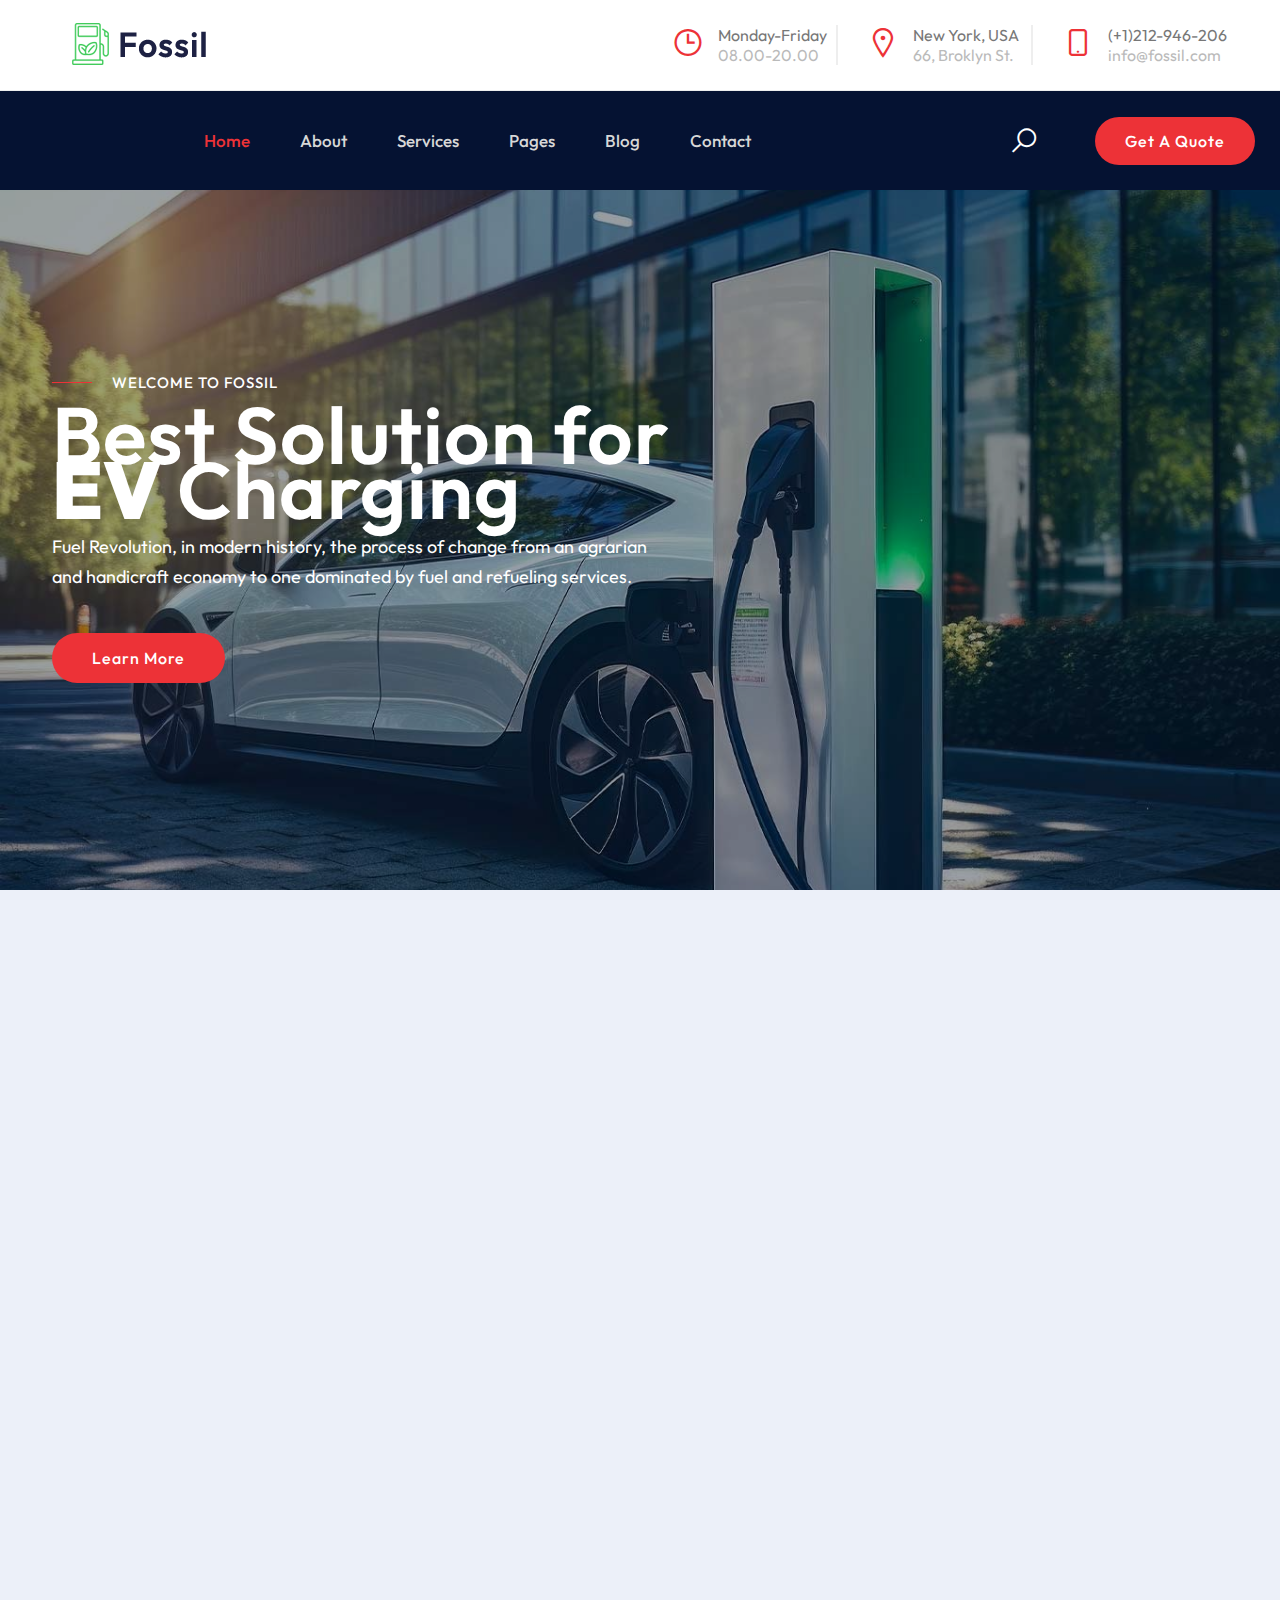
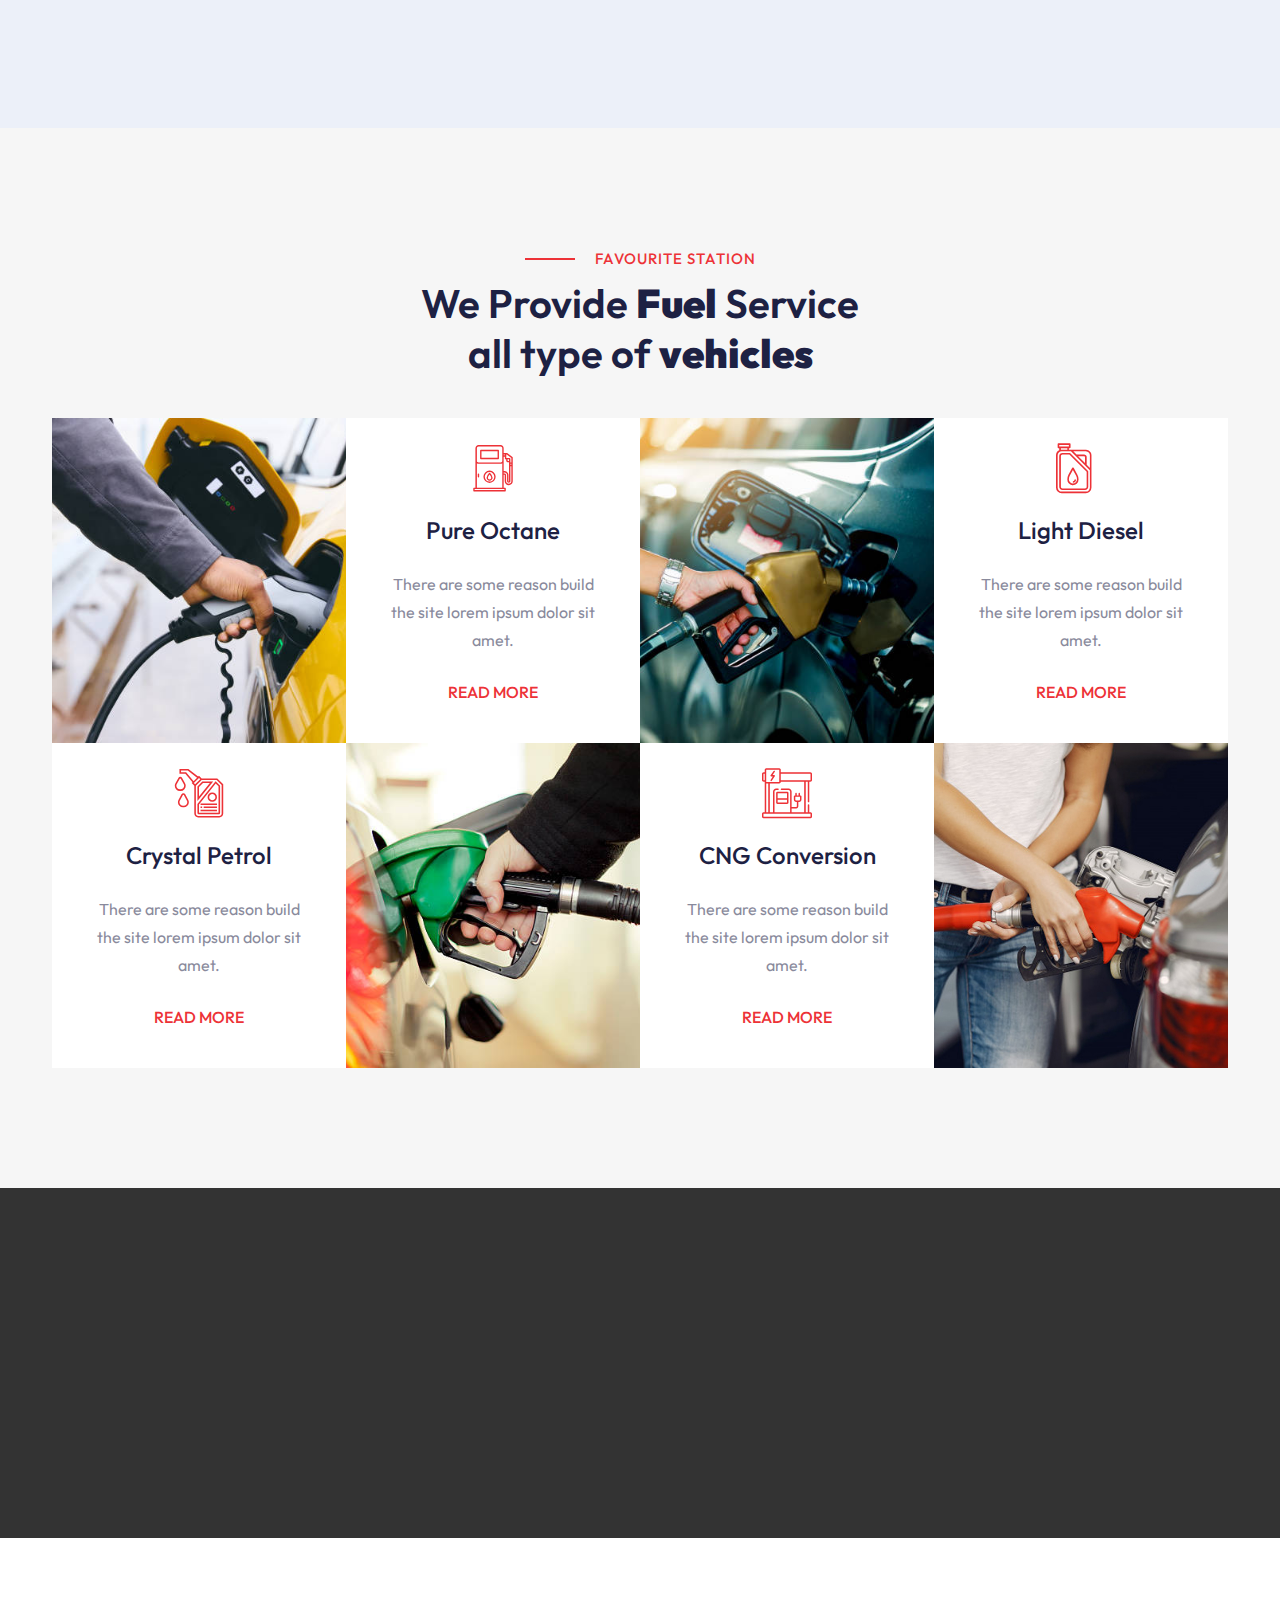
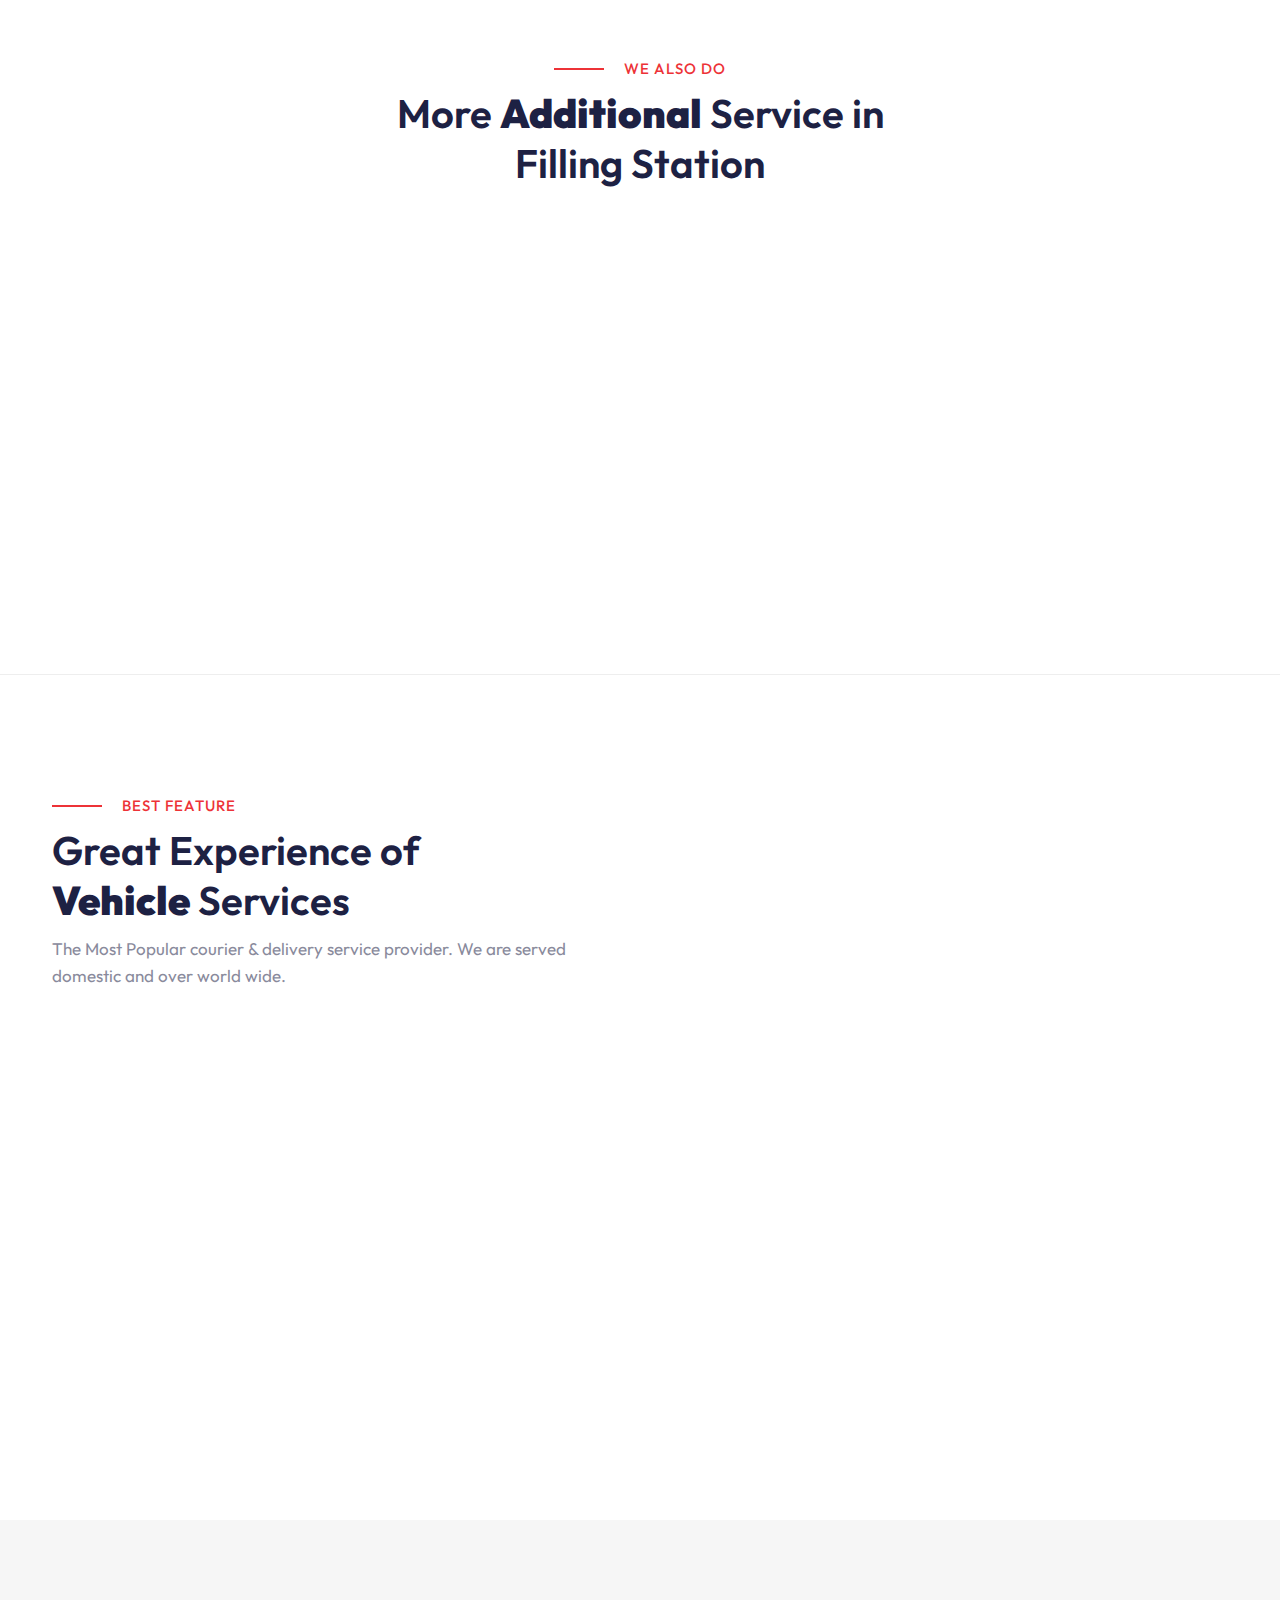
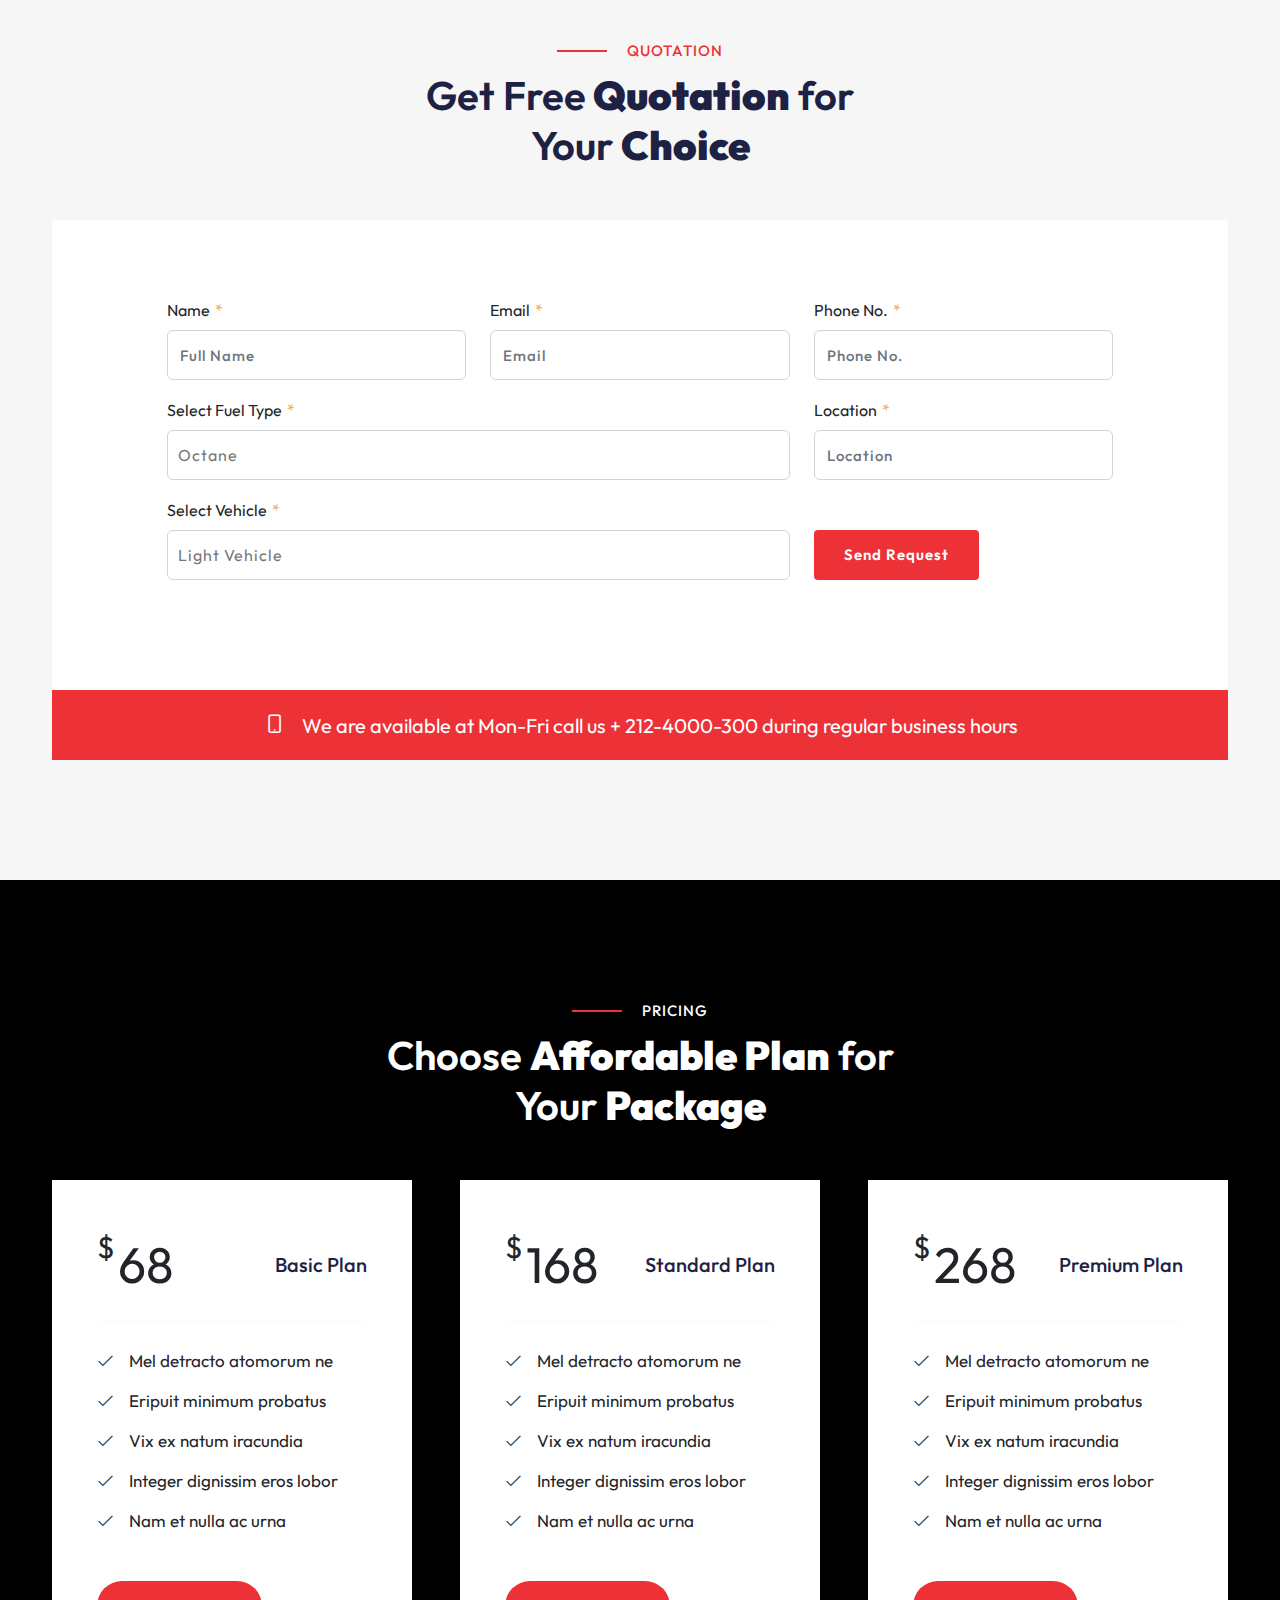
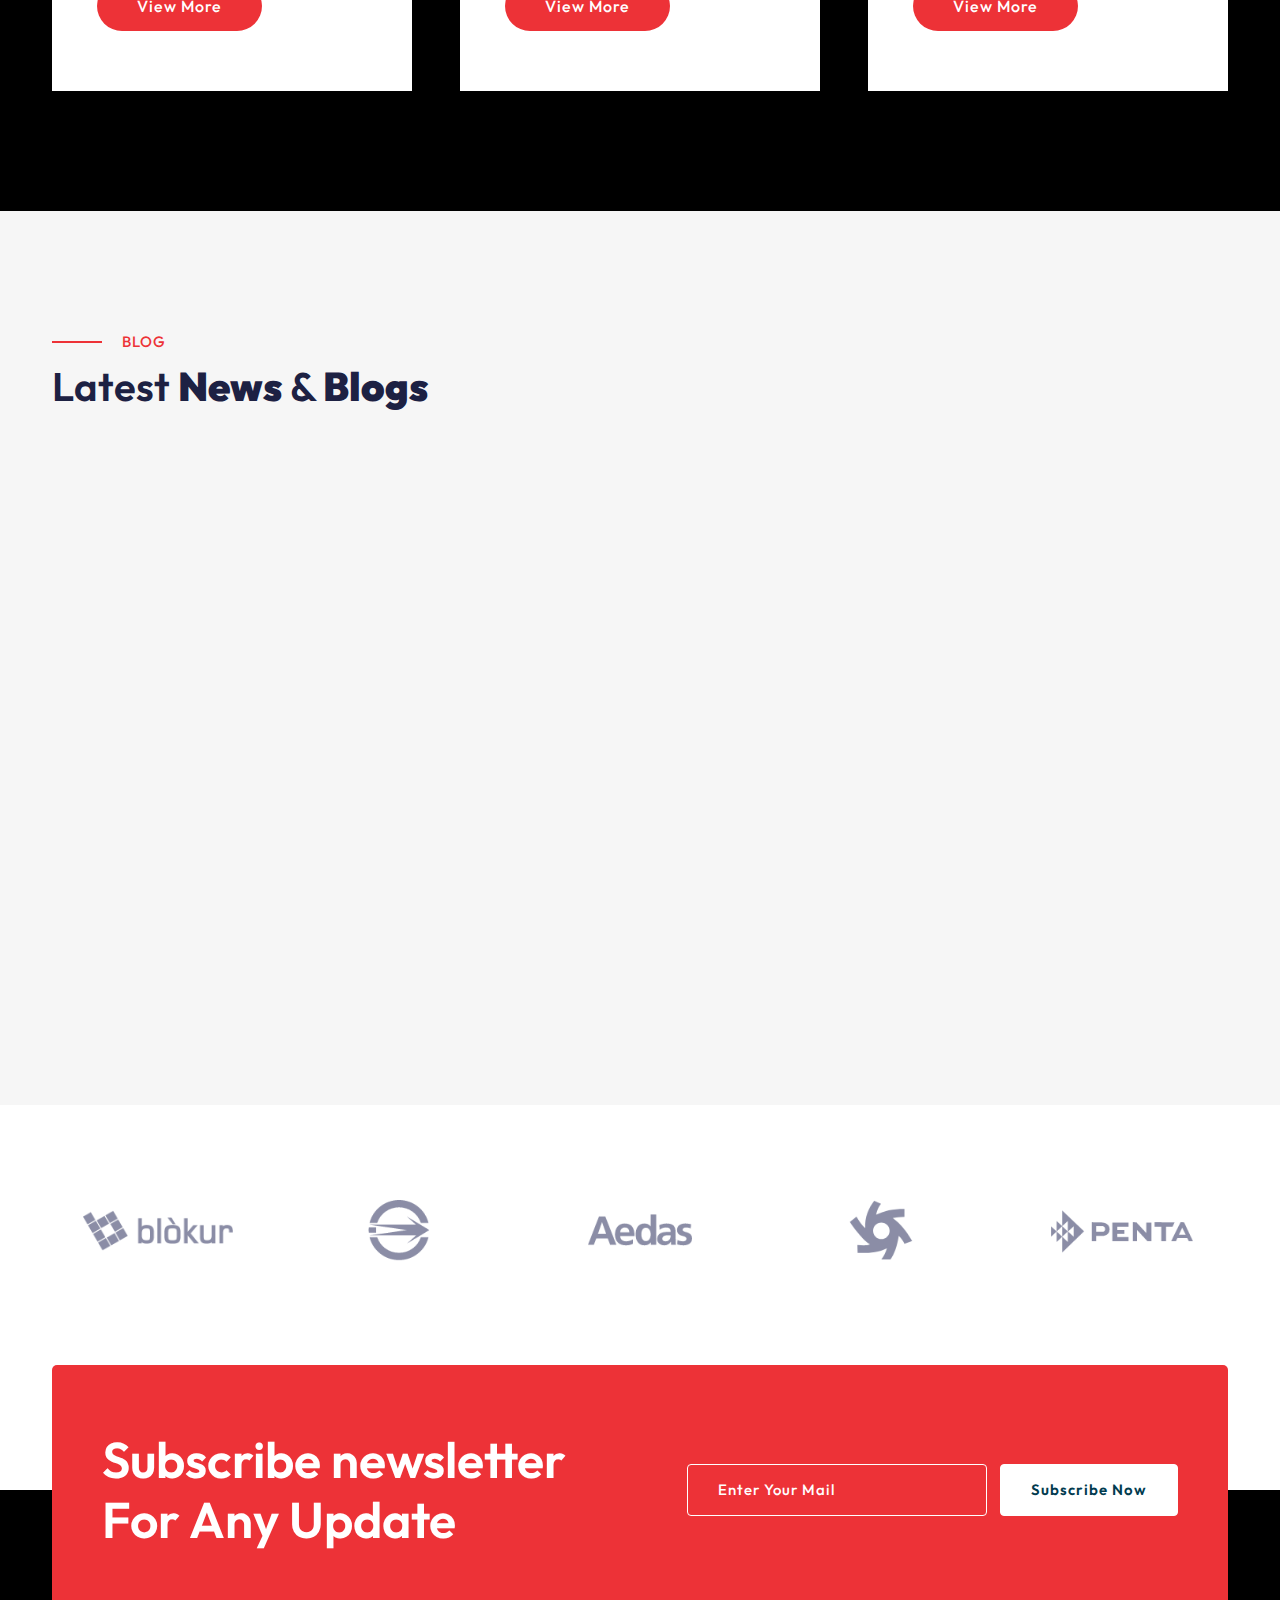
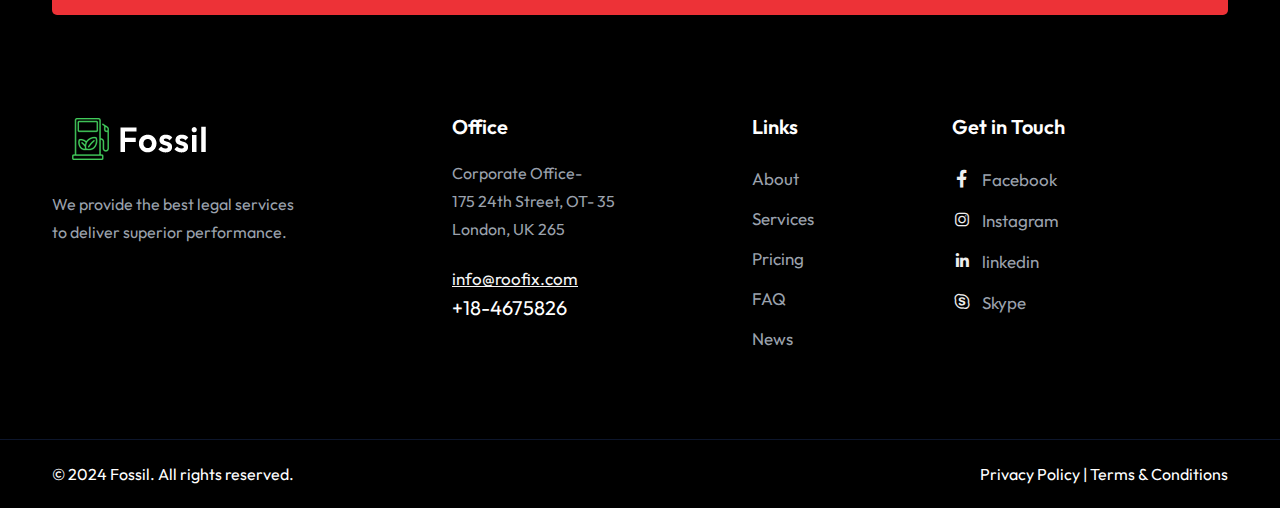
<file: templates/index-3.html>
<!DOCTYPE html>
 <html lang="en">

 
<!-- Mirrored from capricorn-theme.com/html/fossil/index-2.html by HTTrack Website Copier/3.x [XR&CO'2014], Fri, 20 Feb 2026 08:13:28 GMT -->
<head>
 	<meta charset="utf-8">
 	<meta http-equiv="X-UA-Compatible" content="IE=edge">
 	<meta name="viewport" content="width=device-width, initial-scale=1.0, user-scalable=0">

 	<title> Home-2 | Fossil | EV Charging & Gas Station HTML Template |ThemeForest</title>

 	<!--Favicon-->
 	<link rel="icon" href="assets/img/favicon.png" type="image/jpg" />
 	<!-- Bootstrap CSS -->
 	<link href="assets/css/bootstrap.min.css" rel="stylesheet">
 	<!-- Font Awesome CSS-->
 	<link href="assets/css/font-awesome.min.css" rel="stylesheet">
 	<!-- Line Awesome CSS -->
 	<link href="assets/css/line-awesome.min.css" rel="stylesheet">
 	<!-- Animate CSS-->
 	<link href="assets/css/animate.css" rel="stylesheet">
 	<!-- Bar Filler CSS -->
 	<link href="assets/css/barfiller.css" rel="stylesheet">
	<!-- Magnific Popup Video -->
    <link href="assets/css/magnific-popup.css" rel="stylesheet">
 	<!-- Flaticon CSS -->
 	<link href="assets/css/flaticon.css" rel="stylesheet">
 	<!-- Owl Carousel CSS -->
 	<link href="assets/css/owl.carousel.css" rel="stylesheet">
 	<!-- Style CSS -->
 	<link href="assets/css/style.css" rel="stylesheet">
 	<!-- Responsive CSS -->
 	<link href="assets/css/responsive.css" rel="stylesheet">

 	<!-- jquery -->
 	<script src="assets/js/jquery-1.12.4.min.js"></script>


 </head>

 <body>

 	<!-- Pre-Loader -->
 	<div id="loader">
 		<div class="loading">
 			<div class="spinner">
 				<div class="bounce1"></div>
 				<div class="bounce2"></div>
 				<div class="bounce3"></div>
 			</div>
 		</div>
 	</div>
 	<!-- Header Area -->

 	<header id="header-2" class="header-area">
 		<div class="container">
 			<div class="row align-items-center">
 				<div class="col-lg-3">
 					<div class="logo">
 						<a class="navbar-brand" href="index-3.html"><img src="assets/img/logo.png" alt=""></a>
 					</div>
 				</div>

 				<div class="col-lg-9 text-end">
 					<div id="header-aside">
 						<div class="aside-content">
 							<div class="inner">
 								<div class="info-one">
 									<div class="info-wrap">
 										<div class="info-i"><span><i class="las la-clock"></i></span></div>
 										<div class="info-c">Monday-Friday<br><span>08.00-20.00</span></div>
 									</div>
 								</div>
 								<div class="info-two">
 									<div class="info-wrap">
 										<div class="info-i"><span><i class="las la-map-marker"></i></span></div>
 										<div class="info-c">New York, USA<br><span>66, Broklyn St.</span></div>
 									</div>
 								</div>
 								<div class="info-three">
 									<div class="info-wrap">
 										<div class="info-i"><span><i class="las la-mobile"></i></span></div>
 										<div class="info-c">(+1)212-946-206<br><span>info@fossil.com</span></div>
 									</div>
 								</div>
 							</div>
 						</div>
 					</div>
 				</div>
 			</div>
 		</div>
 		<div class="container-fluid">
 			<div class="sticky-area">
 				<div class="navigation">
 					<div class="row align-items-center">
 						<div class="col-lg-9">
 							<div class="main-menu">
 								<nav class="navbar navbar-expand-lg">
 									<button class="navbar-toggler" type="button" data-bs-toggle="collapse" data-bs-target="#navbarSupportedContent" aria-controls="navbarSupportedContent" aria-expanded="false" aria-label="Toggle navigation">
 										<span class="navbar-toggler-icon"></span>
 										<span class="navbar-toggler-icon"></span>
 										<span class="navbar-toggler-icon"></span>
 									</button>

 									<div class="collapse navbar-collapse justify-content-center" id="navbarSupportedContent">
 										<ul class="navbar-nav">
 											<li class="nav-item">
 												<a class="nav-link active" href="#">Home
 													<span class="sub-nav-toggler">
 													</span>
 												</a>
 												<ul class="sub-menu">
 													<li><a href="index-2.html">Home-1</a></li>
 													<li><a href="index-3.html">Home-2</a></li>
 													<li><a href="index-4.html">Home-3</a></li>
 												</ul>
 											</li>

 											<li class="nav-item">
 												<a class="nav-link" href="about.html">About</a>
 											</li>

 											<li class="nav-item">
 												<a class="nav-link" href="#">Services
 													<span class="sub-nav-toggler">
 													</span>
 												</a>
 												<ul class="sub-menu">
 													<li><a href="services.html">Services</a></li>
 													<li><a href="single-service.html">Service Details</a></li>
 												</ul>

 											</li>

 											<li class="nav-item">
 												<a class="nav-link" href="#">Pages
 													<span class="sub-nav-toggler">
 													</span>
 												</a>
 												<ul class="sub-menu">
 													<li><a href="choose-us.html">Why Choose Us</a></li>
 													<li><a href="team.html">Our Team</a></li>
 													<li><a href="price.html">Pricing</a></li>
 													<li><a href="faq.html">FAQ</a></li>
 												</ul>
 											</li>

 											<li class="nav-item">
 												<a class="nav-link" href="#">Blog
 													<span class="sub-nav-toggler">
 													</span>
 												</a>
 												<ul class="sub-menu"> 													
 													<li><a href="blog.html">Blog</a></li>
 													<li><a href="single-blog.html">Blog Details</a></li>
 												</ul>
 											</li>
 											<li class="nav-item">
 												<a class="nav-link" href="contact.html">Contact</a>
 											</li>
 										</ul>

 									</div>
 								</nav>
 							</div>
 						</div>
 						<div class="col-lg-3 text-end">
 							<div class="header-right-content">
								<div class="search-box">
									<button class="search-btn"><i class="la la-search"></i></button>
								</div>
 								<a href="price.html" class="header-btn main-btn">Get a Quote</a>
 							</div>
 						</div>
 						<!-- Responsive Logo-->
 						<div class="col-md-4 col-sm-4">
 							<div class="responsive-logo">
 								<img src="assets/img/logo.png" alt="dustrian-logo">
 							</div>
 						</div>
 					</div>
 				</div>
 			</div>
 		</div>
		<!-- Search Dropdown Area -->
		<div class="search-popup">
			<span class="search-back-drop"></span>

			<div class="search-inner">
				<div class="auto-container">
					<div class="upper-text">
						<div class="text">Search for anything.</div>
						<button class="close-search"><span class="la la-times"></span></button>
					</div>

					<form method="post" action="https://capricorn-theme.com/html/fossil/index.html">
						<div class="form-group">
							<input type="search" name="search-field" value="" placeholder="Search..." required="">
							<button type="submit"><i class="la la-search"></i></button>
						</div>
					</form>
				</div>
			</div>
		</div>
 	</header>

 	<!-- Hero Area -->

 	<div id="home-2" class="homepage-slides owl-carousel">
 		<div class="single-slide-item">
 			<div class="overlay"></div>
 			<div class="hero-area-content">
 				<div class="container">
 					<div class="row justify-content-center">
 						<div class="col-lg-12 wow fadeInUp animated" data-wow-delay=".2s">
 							<div class="section-title">
 								<h6>Welcome to Fossil</h6>
 								<h1>Best Solution for <br> <b>EV </b>Charging</h1>
 								<p> Fuel Revolution, in modern history, the process of change from an agrarian <br>and handicraft economy to one dominated by fuel and refueling services.</p>
 							</div>
 							<a href="about.html" class="main-btn">Learn More</a>
 						</div>
 					</div>
 				</div>
 			</div>
 		</div>

 		<div class="single-slide-item hero-area-bg-2">
 			<div class="overlay"></div>
 			<div class="hero-area-content">
 				<div class="container">
 					<div class="row justify-content-center">
 						<div class="col-lg-12 wow fadeInUp animated" data-wow-delay=".2s">
 							<div class="section-title">
 								<h6>Since in 1995</h6>
 								<h1>We also provide <br> <b>Vehicle</b> Repair</h1>
 								<p> Fuel Revolution, in modern history, the process of change from an agrarian <br>and handicraft economy to one dominated by fuel and refueling services.</p>
 							</div>
 							<a href="about.html" class="main-btn">Learn More</a>
 						</div>
 					</div>
 				</div>
 			</div>
 		</div>
 	</div>

 	<!-- About Section -->

 	<div class="about-area sky-bg section-padding pt-120">
 		<div class="container">
 			<div class="row gx-0">
 				<div class="col-lg-5">
 					<div class="mt-10"></div>
 					<div class="about-bg-wrapper wow fadeInUp" data-wow-delay=".2s">
 						<div class="about-bg-innner bg-cover"></div>
 					</div>
 				</div>
 				<div class="col-lg-7">
 					<div class="about-content-wrapper wow fadeInUp" data-wow-delay=".4s">
 						<div class="section-title">
 							<h6>About Us</h6>
 							<h2>We're the Top <br><b>Filling Station</b> in Downdown</h2>
 						</div>
 						<p>Fuel ennovation for freight plan Lorem ipsum dolor sit amet, consectetur adipisicing elit. Quos natus ipsam ea vero placeat? Quia consequuntur odio nemo incidunt, perferendis. </p>
 						<div class="row">
 							<div class="col-lg-6 col-md-6 col-12">
 								<div class="key-feature">
 									<div class="row gx-0">
 										<div class="col-lg-4">
 											<div class="about-icon">
 												<img src="assets/img/icon/oil.png" alt="">
 											</div>
 										</div>
 										<div class="col-lg-12">
 											<h4>100% Pure Oil</h4>
 											<p>Lorem ipsum dolor sit amet, consectetur adipisicing.</p>
 										</div>
 									</div>
 								</div>
 							</div>
 							<div class="col-lg-6 col-md-6 col-12">
 								<div class="key-feature">
 									<div class="row gx-0">
 										<div class="col-lg-4">
 											<div class="about-icon">
 												<img src="assets/img/icon/meter-checker.png" alt="">
 											</div>
 										</div>
 										<div class="col-lg-12">
 											<h4>Accurate Meter</h4>
 											<p>Lorem ipsum dolor sit amet, consectetur adipisicing.</p>
 										</div>
 									</div>
 								</div>
 							</div>
 						</div>
 						<hr>
 					</div>
 				</div>
 			</div>
 		</div>
 	</div>

 	<!-- Service Area -->

 	<div id="service-2" class="service-area gray-bg section-padding">
 		<div class="container">
 			<div class="row">
 				<div class="col-lg-12 text-center ">
 					<div class="section-title">
 						<h6>Favourite Station</h6>
 						<h2>We Provide <b>Fuel</b> Service <br> all type of <b>vehicles</b></h2>
 					</div>
 				</div>
 			</div>
 			<div class="row gx-0 mt-30">
 				<div class="col-lg-6 col-md-12 col-sm-12">
 					<div class="single-service-wrapper">
 						<div class="row gx-0">
 							<div class="col-lg-6 col-md-6">
 								<div class="single-service-bg bg-cover">
 								</div>
 							</div>
 							<div class="col-lg-6 col-md-6">
 								<div class="single-service-area">
 									<div class="service-icon">
 										<i class="flaticon-petrol"></i>
 									</div>
 									<h5>Pure Octane</h5>
 									<p>There are some reason build the site lorem ipsum dolor sit amet.</p>
 									<a href="single-service.html" class="read-more">Read More</a>
 								</div>
 							</div>
 						</div>
 					</div>
 				</div>
 				<div class="col-lg-6 col-md-12 col-sm-12">
 					<div class="single-service-wrapper">
 						<div class="row gx-0">
 							<div class="col-lg-6 col-md-6">
 								<div class="single-service-bg service-bg-2 bg-cover">
 								</div>

 							</div>
 							<div class="col-lg-6 col-md-6">
 								<div class="single-service-area">
 									<div class="service-icon">
 										<i class="flaticon-diesel"></i>
 									</div>
 									<h5>Light Diesel</h5>
 									<p>There are some reason build the site lorem ipsum dolor sit amet.</p>
 									<a href="single-service.html" class="read-more">Read More</a>
 								</div>
 							</div>
 						</div>
 					</div>
 				</div>
 			</div>

 			<div class="row gx-0">
 				<div class="col-lg-6 col-md-12 col-sm-12">
 					<div class="single-service-wrapper">
 						<div class="row gx-0">
 							<div class="col-lg-6 col-md-6">
 								<div class="single-service-area">
 									<div class="service-icon">
 										<i class="flaticon-gasoline"></i>
 									</div>
 									<h5>Crystal Petrol</h5>
 									<p>There are some reason build the site lorem ipsum dolor sit amet.</p>
 									<a href="single-service.html" class="read-more">Read More</a>
 								</div>
 							</div>
 							<div class="col-lg-6 col-md-6">
 								<div class="single-service-bg service-bg-3 bg-cover">
 								</div>

 							</div>
 						</div>
 					</div>
 				</div>
 				<div class="col-lg-6 col-md-12 col-sm-12">
 					<div class="single-service-wrapper">
 						<div class="row gx-0">
 							<div class="col-lg-6 col-md-6">
 								<div class="single-service-area">
 									<div class="service-icon">
 										<i class="flaticon-charging-station"></i>
 									</div>
 									<h5>CNG Conversion</h5>
 									<p>There are some reason build the site lorem ipsum dolor sit amet.</p>
 									<a href="single-service.html" class="read-more">Read More</a>
 								</div>
 							</div>
 							<div class="col-lg-6 col-md-6">
 								<div class="single-service-bg service-bg-4 bg-cover">
 								</div>

 							</div>
 						</div>
 					</div>
 				</div>
 			</div>
 		</div>
 	</div>

 	<!--Achievement Section-->

 	<div class="achievement-area">
 		<div class="overlay-2"></div>
 		<div class="container">
 			<div class="row gy-5">
 				<div class="col-lg-3 col-md-6 col-sm-6">
 					<div class="single-counter-box wow fadeInLeft" data-wow-delay=".2s">
 						<p class="counter-number"><span>2150</span>+</p>
 						<h6>Satisfied Client</h6>
 					</div>
 				</div>
 				<div class="col-lg-3 col-md-6 col-sm-6">
 					<div class="single-counter-box wow fadeInLeft" data-wow-delay=".4s">
 						<p class="counter-number"><span>132</span></p>
 						<h6>Worldwide Branches</h6>
 					</div>
 				</div>
 				<div class="col-lg-3 col-md-6 col-sm-6">
 					<div class="single-counter-box wow fadeInLeft" data-wow-delay=".6s ">
 						<p class="counter-number"><span>55</span></p>
 						<h6>Countries Covered</h6>
 					</div>
 				</div>
 				<div class="col-lg-3 col-md-6 col-sm-6">
 					<div class="single-counter-box wow fadeInLeft" data-wow-delay=".8s">
 						<p class="counter-number"><span>4.8</span></p>
 						<h6>Review</h6>
 					</div>
 				</div>
 			</div>
 		</div>
 	</div>

 	<!-- Extra Service -->

 	<div id="xtra" class="xtra-service-wrap section-padding">
 		<div class="container">
 			<div class="row">
 				<div class="col-lg-12 text-center ">
 					<div class="section-title">
 						<h6>We Also Do</h6>
 						<h2>More <b>Additional</b> Service in <br> Filling Station</h2>
 					</div>
 				</div>
 			</div>

 			<div class="row">
 				<div class="col-lg-3 col-md-6 col-sm-12 ">
 					<div class="xtra-serve-area mt-50 wow fadeInLeft" data-wow-delay=".3s">
 						<img src="assets/img/xtra/01.jpg" alt="">
 						<h5>Car Evacaution</h5>
 						<a href="single-service.html" class="read-more">Read More</a>
 					</div>
 				</div>
 				<div class="col-lg-3 col-md-6 col-sm-12">
 					<div class="xtra-serve-area mt-50 bg-cover wow fadeInLeft" data-wow-delay=".4s">
 						<img src="assets/img/xtra/02.jpg" alt="">
 						<h5>Emergency Charging</h5>
 						<a href="single-service.html" class="read-more">Read More</a>
 					</div>
 				</div>
 				<div class="col-lg-3 col-md-6 col-sm-12">
 					<div class="xtra-serve-area mt-50 bg-cover wow fadeInRight" data-wow-delay=".4s">
 						<img src="assets/img/xtra/03.jpg" alt="">
 						<h5>Wheels Pumping</h5>
 						<a href="single-service.html" class="read-more">Read More</a>
 					</div>
 				</div>
 				<div class="col-lg-3 col-md-6 col-sm-12">
 					<div class="xtra-serve-area mt-50 bg-cover wow fadeInRight" data-wow-delay=".3s">
 						<img src="assets/img/xtra/04.jpg" alt="">
 						<h5>Engine Repair</h5>
 						<a href="single-service.html" class="read-more">Read More</a>
 					</div>
 				</div>
 			</div>
 		</div>
 	</div>

 	<!-- Feature Section -->

 	<div class="chooseus-area section-padding">
 		<div class="container">
 			<div class="row align-items-center">
 				<div class="col-lg-6">
 					<div class="section-title">
 						<h6>Best Feature</h6>
 						<h2 class="section-heading">Great Experience of<b> <br>Vehicle</b> Services</h2>
 					</div>
 					<p class="highlight mb-20">The Most Popular courier & delivery service provider. We are served domestic and over world wide.</p>
 					<div class="single-feature-item wow fadeInUp" data-wow-delay=".2s">
 						<div class="num"><i class="las la-external-link-alt"></i></div>
 						<div class="feature-content">
 							<h5>Free Estimate</h5>
 							<p>Lorem ipsum dolor sit amet, consectetur adipisicing elit. Dicta et doloribus, omnis!</p>
 						</div>
 					</div>
 					<div class="single-feature-item wow fadeInUp" data-wow-delay=".4s">
 						<div class="num"><i class="las la-external-link-alt"></i></div>
 						<div class="feature-content">
 							<h5>24/7 Services</h5>
 							<p>Lorem ipsum dolor sit amet, consectetur adipisicing elit. Dicta et doloribus, omnis!</p>
 						</div>
 					</div>
 					<div class="single-feature-item wow fadeInUp" data-wow-delay=".6s">
 						<div class="num"><i class="las la-external-link-alt"></i></div>
 						<div class="feature-content">
 							<h5>Flat Rate Fees</h5>
 							<p>Lorem ipsum dolor sit amet, consectetur adipisicing elit. Dicta et doloribus, omnis!</p>
 						</div>
 					</div>
 				</div>
 				<div class="col-lg-6 col-md-12">
 					<div class="feature-img wow fadeInUp" data-wow-delay=".6s">
 						<img src="assets/img/feature.jpg" alt="">
 					</div>
 				</div>
 			</div>
 		</div>
 	</div>

 	<!-- Quotation Section-->

 	<div class="quotation-section gray-bg section-padding">
 		<div class="container">
 			<div class="row">
 				<div class="col-lg-8 offset-lg-2 text-center">
 					<div class="section-title">
 						<h6>Quotation</h6>
 						<h2>Get Free<b> Quotation</b> for <br>Your <b>Choice</b></h2>
 					</div>
 				</div>
 			</div>
 			<div class="quotation-block mt-40">
 				<form class="quotation-form" method="post">
 					<div class="row">
 						<div class="col-lg-4 col-sm-6">
 							<div class="form-group">
 								<label for="name">Name</label>
 								<input type="text" class="form-control" id="name" placeholder="Full Name" required>
 							</div>
 						</div>
 						<div class="col-lg-4 col-sm-6">
 							<div class="form-group">
 								<label for="email">Email</label>
 								<input type="email" class="form-control" id="email" placeholder="Email" required>
 							</div>
 						</div>
 						<div class="col-lg-4">
 							<div class="form-group">
 								<label for="phone">Phone No.</label>
 								<input type="text" class="form-control" id="phone" placeholder="Phone No." required>
 							</div>
 						</div>
 					</div>
 					<div class="row">
 						<div class="col-lg-8">
 							<div class="form-group">
 								<label>Select Fuel Type</label>
 								<div class="form-group">
 									<select class="form-control" id="courier-type-box">
 										<option>Octane</option>
 										<option>Diesel</option>
 										<option>Petrol</option>
 										<option>CNG Gas</option>
 										<option>Lube Oil</option>
 									</select>
 								</div>
 							</div>
 						</div>
 						<div class="col-lg-4">
 							<div class="form-group">
 								<label>Location</label>
 								<div class="form-group">
 									<div class="row gx-0">
 										<div class="col-lg-12">
 											<input type="text" class="form-control" placeholder="Location" required>
 										</div>
 									</div>
 								</div>
 							</div>
 						</div>
 					</div>
 					<div class="row">
 						<div class="col-lg-8">
 							<div class="form-group">
 								<label>Select Vehicle</label>
 								<div class="form-group">
 									<select class="form-control">
 										<option>Light Vehicle</option>
 										<option>Heavey Vehicle</option>
 										<option>Fork Lift</option>
 										<option>Covered Van</option>
 										<option>Others Vehicle</option>
 									</select>
 								</div>
 							</div>
 						</div>
 						<div class="col-lg-4">
 							<div class="request-button">
 								<button type="submit" class="main-btn">Send Request</button>
 							</div>
 						</div>
 					</div>

 				</form>
 				<div class="quotation-dtl text-white">
 					<p><i class="las la-mobile"></i>We are available at Mon-Fri call us + 212-4000-300 during regular business hours</p>
 				</div>
 			</div>
 		</div>
 	</div>


	<!-- Pricing Section  -->
    <div class="pricing-section dark-bg section-padding pb-60">
        <div class="container">
			<div class="row">
				<div class="col-lg-8 offset-lg-2 text-center">
					<div class="section-title">
						<h6 class="text-white">Pricing</h6>
						<h2 class="text-white">Choose <b> Affordable Plan</b> for <br>Your <b>Package</b></h2>
					</div>
				</div>
			</div>
            <div class="row gx-5 mt-40">
                <div class="col-xl-4- col-lg-4 col-md-6">
                    <div class="single-price-item">
                        <div class="price-inner">
                            <div class="price-amount">
                                <span class="currency">$</span>
                                <span class="value">68</span>
                            </div>
                            <div class="price-titte">
                                <h5>Basic Plan</h5>
                            </div>
                        </div>
                        <hr>
                        <div class="price-feature">
                            <ul>                                
                                <li><i class="las la-check"></i>Mel detracto atomorum ne</li>
                                <li><i class="las la-check"></i>Eripuit minimum probatus</li>
                                <li><i class="las la-check"></i>Vix ex natum iracundia</li>                                
                                <li><i class="las la-check"></i>Integer dignissim eros lobor</li>                                
                                <li><i class="las la-check"></i>Nam et nulla ac urna</li>                                                                                         
                            </ul>
                        </div>
                        <div class="price-btn">
                            <a href="#" class="main-btn">View More</a>
                        </div>
                    </div>
                </div>
                <div class="col-xl-4- col-lg-4 col-md-6">
                    <div class="single-price-item active">
                        <div class="price-inner">
                            <div class="price-amount">
                                <span class="currency">$</span>
                                <span class="value">168</span>
                            </div>
                            <div class="price-titte">
                                <h5>Standard Plan</h5>
                            </div>
                        </div>
                        <hr>
                        <div class="price-feature">
                            <ul>                                
                                <li><i class="las la-check"></i>Mel detracto atomorum ne</li>
                                <li><i class="las la-check"></i>Eripuit minimum probatus</li>
                                <li><i class="las la-check"></i>Vix ex natum iracundia</li>                                
                                <li><i class="las la-check"></i>Integer dignissim eros lobor</li>                                
                                <li><i class="las la-check"></i>Nam et nulla ac urna</li>                                                                
                            </ul>
                        </div>
                        <div class="price-btn">
                            <a href="#" class="main-btn">View More</a>
                        </div>
                    </div>
                </div>
                <div class="col-xl-4- col-lg-4 col-md-6">
                    <div class="single-price-item">
                        <div class="price-inner">
                            <div class="price-amount">
                                <span class="currency">$</span>
                                <span class="value">268</span>
                            </div>
                            <div class="price-titte">
                                <h5>Premium Plan</h5>
                            </div>
                        </div>
                        <hr>
                        <div class="price-feature">
                            <ul>                                
                                <li><i class="las la-check"></i>Mel detracto atomorum ne</li>
                                <li><i class="las la-check"></i>Eripuit minimum probatus</li>
                                <li><i class="las la-check"></i>Vix ex natum iracundia</li>                                
                                <li><i class="las la-check"></i>Integer dignissim eros lobor</li>                                
                                <li><i class="las la-check"></i>Nam et nulla ac urna</li>                                                                                         
                            </ul>
                        </div>
                        <div class="price-btn">
                            <a href="#" class="main-btn">View More</a>
                        </div>
                    </div>
                </div>
            </div>
        </div>
    </div>

 	<!-- Blog Section-->

 	<div class="blog-area gray-bg section-padding">
 		<div class="container">
 			<div class="row">
 				<div class="col-lg-6 col-md-12 col-12">
 					<div class="section-title">
 						<h6>Blog</h6>
 						<h2>Latest <b>News</b> & <b>Blogs</b></h2>
 					</div>
 				</div>

 				<div class="col-lg-6 text-end">

 				</div>
 			</div>
 			<div class="row">
 				<div class="col-lg-4 col-md-6 col-sm-12">
 					<div class="single-blog-item wow fadeInLeft" data-wow-delay=".4s">
 						<div class="blog-bg">
 							<img src="assets/img/blog/1.jpg" alt="">
 						</div>
 						<div class="blog-content">
 							<p class="blog-meta"><i class="las la-user-circle"></i>Admin | <i class="las la-calendar-check"></i>25 Feb</p>
 							<h5><a href="single-blog.html">Five Importance great solutions for Fuel Services </a>
 							</h5>
 							<p>There are some reason Lorem ipsum dolor sit amet, consectetur adipisicing elit. Dolorem, facilis perferendis ipsam.</p>
 							<a href="single-blog.html" class="read-more">Read More</a>
 						</div>

 					</div>
 				</div>
 				<div class="col-lg-4 col-md-6 col-sm-12">
 					<div class="single-blog-item wow fadeInLeft" data-wow-delay=".6s">
 						<div class="blog-bg">
 							<img src="assets/img/blog/2.jpg" alt="">
 						</div>
 						<div class="blog-content">
 							<p class="blog-meta"><i class="las la-user-circle"></i>Admin | <i class="las la-calendar-check"></i>16 Jan</p>
 							<h5><a href="single-blog.html">Vechicle oil consume on Diesel Demands Costly</a></h5>
 							<p>There are some reason Lorem ipsum dolor sit amet, consectetur adipisicing elit. Dolorem, facilis perferendis ipsam.</p>
 							<a href="single-blog.html" class="read-more">Read More</a>
 						</div>
 					</div>
 				</div>
 				<div class="col-lg-4 col-md-6 col-sm-12">
 					<div class="single-blog-item wow fadeInLeft" data-wow-delay=".8s">
 						<div class="blog-bg">
 							<img src="assets/img/blog/3.jpg" alt="">
 						</div>
 						<div class="blog-content">
 							<p class="blog-meta"><i class="las la-user-circle"></i>Admin | <i class="las la-calendar-check"></i>01 Jan</p>
 							<h5><a href="single-blog.html">Refueling systems in worldwide grows day by day</a></h5>
 							<p>There are some reason Lorem ipsum dolor sit amet, consectetur adipisicing elit. Dolorem, facilis perferendis ipsam.</p>
 							<a href="single-blog.html" class="read-more">Read More</a>
 						</div>
 					</div>
 				</div>
 			</div>
 		</div>
 	</div>

 	<!-- Client Area -->

 	<div class="client-area pt-50 pb-40">
 		<div class="container">
 			<div class="row">
 				<div class="col-md-12">
 					<div class="logo-carousel owl-carousel">
 						<div class="single-logo-wrapper">
 							<div class="logo-inner-item">
 								<img src="assets/img/client/1.jpg" alt="">
 							</div>
 						</div>
 						<div class="single-logo-wrapper">
 							<div class="logo-inner-item">
 								<img src="assets/img/client/2.jpg" alt="">
 							</div>
 						</div>
 						<div class="single-logo-wrapper">
 							<div class="logo-inner-item">
 								<img src="assets/img/client/3.jpg" alt="">
 							</div>
 						</div>
 						<div class="single-logo-wrapper">
 							<div class="logo-inner-item">
 								<img src="assets/img/client/4.jpg" alt="">
 							</div>
 						</div>
 						<div class="single-logo-wrapper">
 							<div class="logo-inner-item">
 								<img src="assets/img/client/5.jpg" alt="">
 							</div>
 						</div>
 						<div class="single-logo-wrapper">
 							<div class="logo-inner-item">
 								<img src="assets/img/client/6.jpg" alt="">
 							</div>
 						</div>
 						<div class="single-logo-wrapper">
 							<div class="logo-inner-item">
 								<img src="assets/img/client/7.jpg" alt="">
 							</div>
 						</div>
 					</div>
 				</div>
 			</div>
 		</div>
 	</div>

	<!-- Newsletter Section  -->
    <div class="newsletter-section">
        <div class="container">
            <div class="newsletter-content d-flex align-items-center justify-content-between">
                <div class="section-title">
                    <h2 class="text-white">Subscribe newsletter <br> For Any Update</h2>
                </div>
                <div class="subscribed-form d-flex">
                    <form action="#">
                        <input type="email" placeholder="Enter Your Mail">
                        <input type="submit" value="Subscribe Now">
                    </form>
                </div>
            </div>
        </div>
    </div>

	<!-- Footer Area -->

	<footer class="footer-area">
		<div class="container">
			<div class="footer-up">
				<div class="row gy-4">
					<div class="col-lg-4 col-md-6 col-sm-12">
						<a href="index-2.html" class="logo">
							<img src="assets/img/logo-white.png" alt="fossil-logo">
						</a>
						<p>We provide the best legal services <br> to deliver superior performance.
						</p>
					</div>
					<div class="col-lg-2 col-md-6">
						<h5>Office</h5>
						<p>Corporate Office- <br>
							175 24th Street, OT- 35
							London, UK 265
						</p>
						<div class="company-email">
							<a href="#">info@roofix.com</a>
						</div>
						<div class="phone-number">
							<p>+18-4675826</p>
						</div>

					</div>
					<div class="col-lg-2 offset-lg-1 col-md-6 com-sm-12">
						<h5>Links</h5>
						<ul>
							<li>
								<a href="about.html">About</a>
								<a href="services.html">Services</a>									
								<a href="price.html">Pricing</a>
								<a href="faq.html"> FAQ</a>
								<a href="blog.html"> News</a>
							</li>
						</ul>
					</div>
					<div class="col-lg-3 col-md-6 col-sm-12">
						<h5>Get in Touch</h5>
						<ul>
							<li>
								<div class="social-area">
									<a href="#"><i class="lab la-facebook-f"></i>Facebook</a>
									<a href="#"><i class="lab la-instagram"></i>Instagram</a>
									<a href="#"><i class="lab la-linkedin-in"></i>linkedin</a>
									<a href="#"><i class="la la-skype"></i>Skype</a>
								</div>
							</li>
						</ul>
					</div>

				</div>
			</div>
		</div>
	</footer>

	<!-- Footer Bottom Area -->

	<div class="footer-bottom">
		<div class="container">
			<div class="row justify-content-center align-items-center justify-content-center">
				<div class="col-lg-6 col-md-6 col-sm-12">
					<p class="copyright-line">© 2024 Fossil. All rights reserved.</p>
				</div>
				<div class="col-lg-6 col-md-6 col-xs-12 text-md-end">
					<p class="privacy">Privacy Policy | Terms &amp; Conditions</p>
				</div>
			</div>
		</div>
	</div>

 	<!-- Scroll Top Area -->
 	<a href="#top" class="go-top"><i class="las la-angle-up"></i></a>


 	<!-- Popper JS -->
 	<script src="assets/js/popper.min.js"></script>
 	<!-- Bootstrap JS -->
 	<script src="assets/js/bootstrap.min.js"></script>
 	<!-- Wow JS -->
 	<script src="assets/js/wow.min.js"></script>
 	<!-- Way Points JS -->
 	<script src="assets/js/jquery.waypoints.min.js"></script>
 	<!-- Counter Up JS -->
 	<script src="assets/js/jquery.counterup.min.js"></script>
 	<!-- Owl Carousel JS -->
 	<script src="assets/js/owl.carousel.min.js"></script> 	
 	<!-- Magnific Popup JS -->
 	<script src="assets/js/magnific-popup.min.js"></script>
 	<!-- Sticky JS -->
 	<script src="assets/js/jquery.sticky.js"></script>
 	<!-- Progress Bar JS -->
 	<script src="assets/js/jquery.barfiller.js"></script>
 	<!-- Main JS -->
 	<script src="assets/js/main.js"></script>

 </body>

 
<!-- Mirrored from capricorn-theme.com/html/fossil/index-2.html by HTTrack Website Copier/3.x [XR&CO'2014], Fri, 20 Feb 2026 08:13:30 GMT -->
</html>
</file>
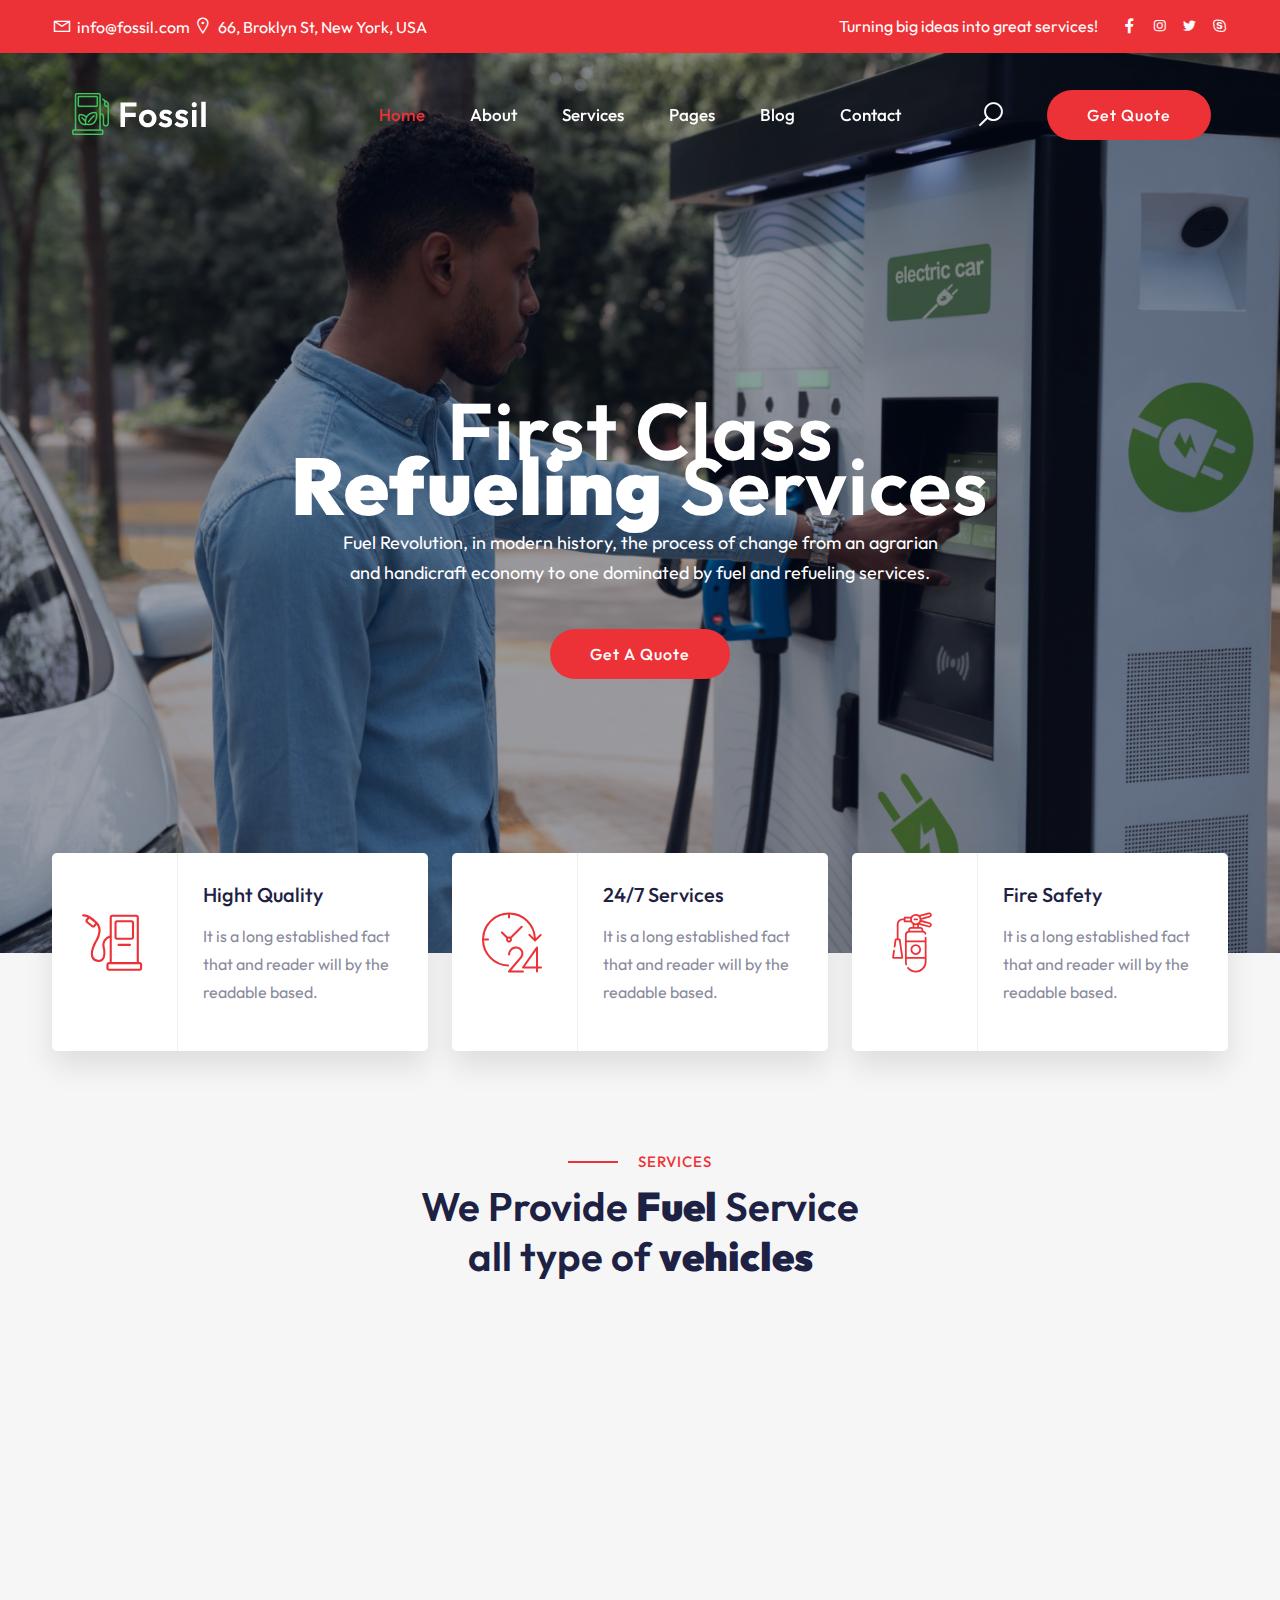
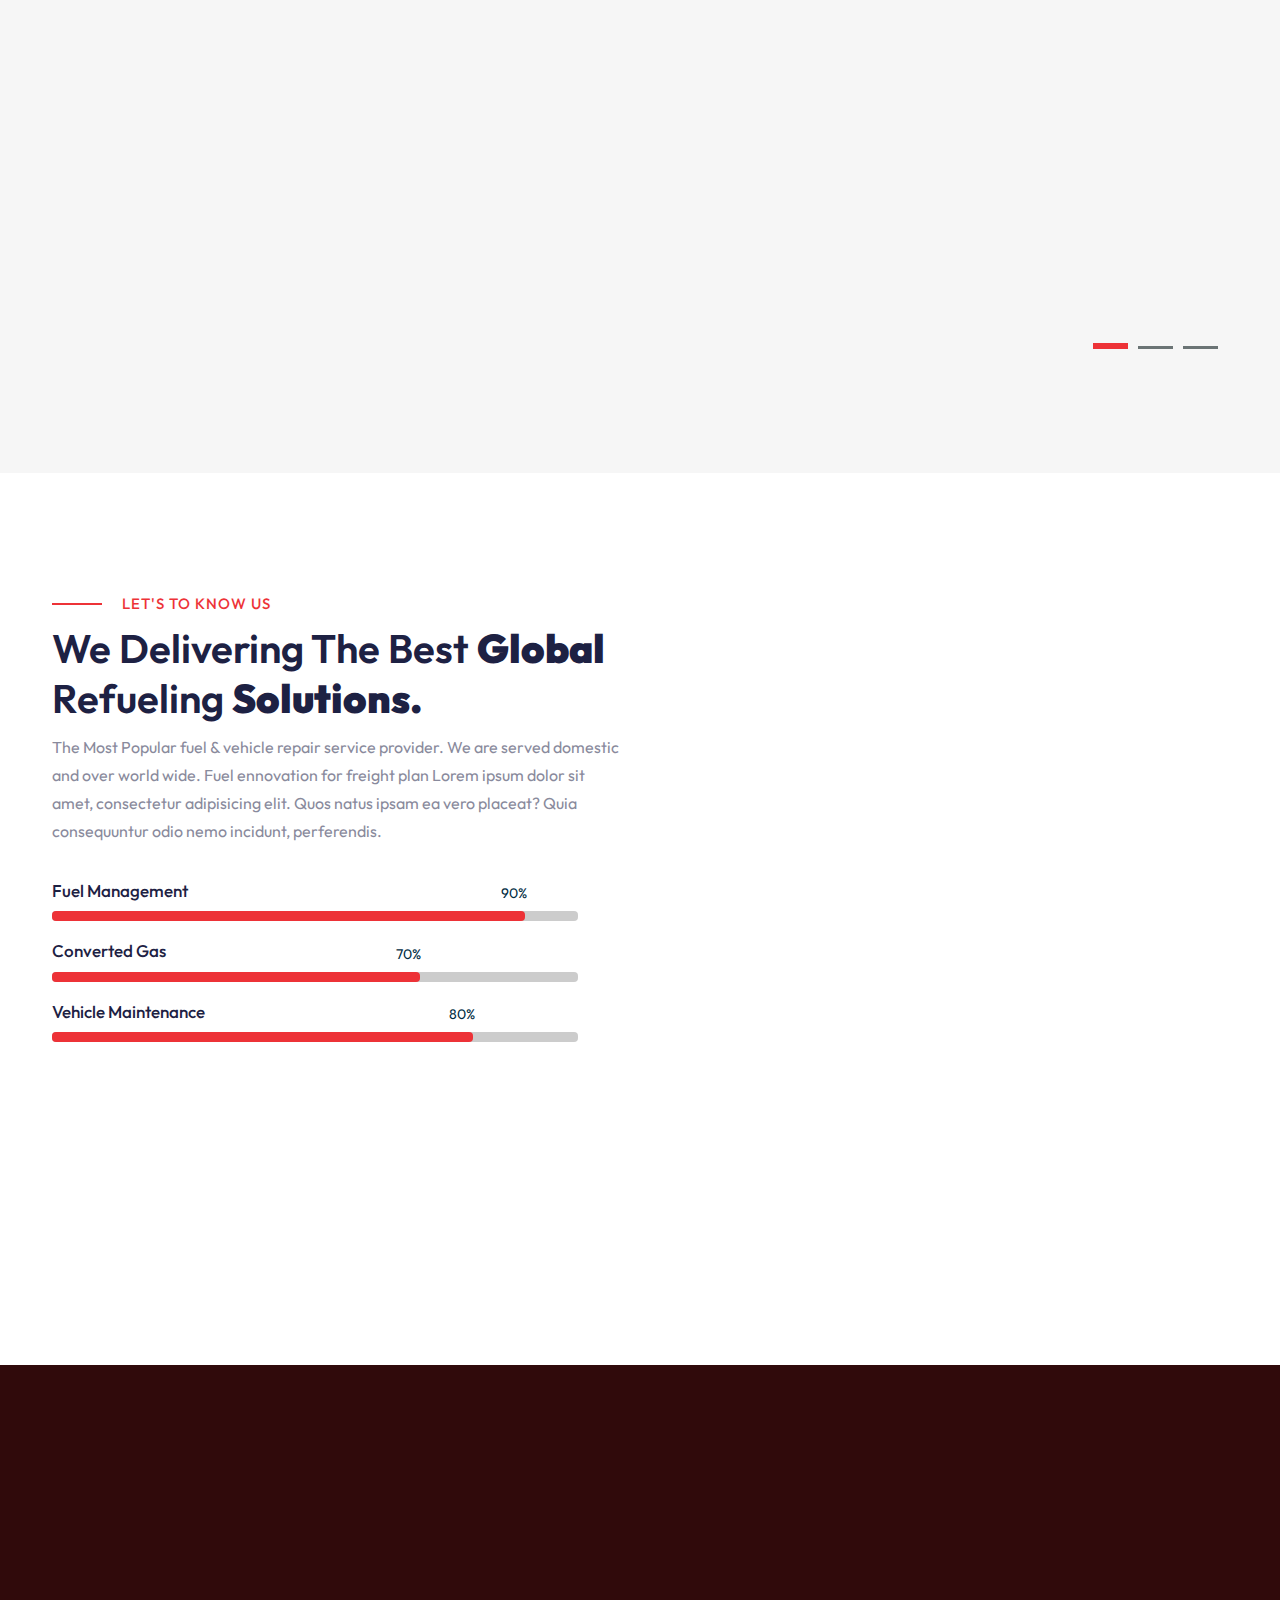
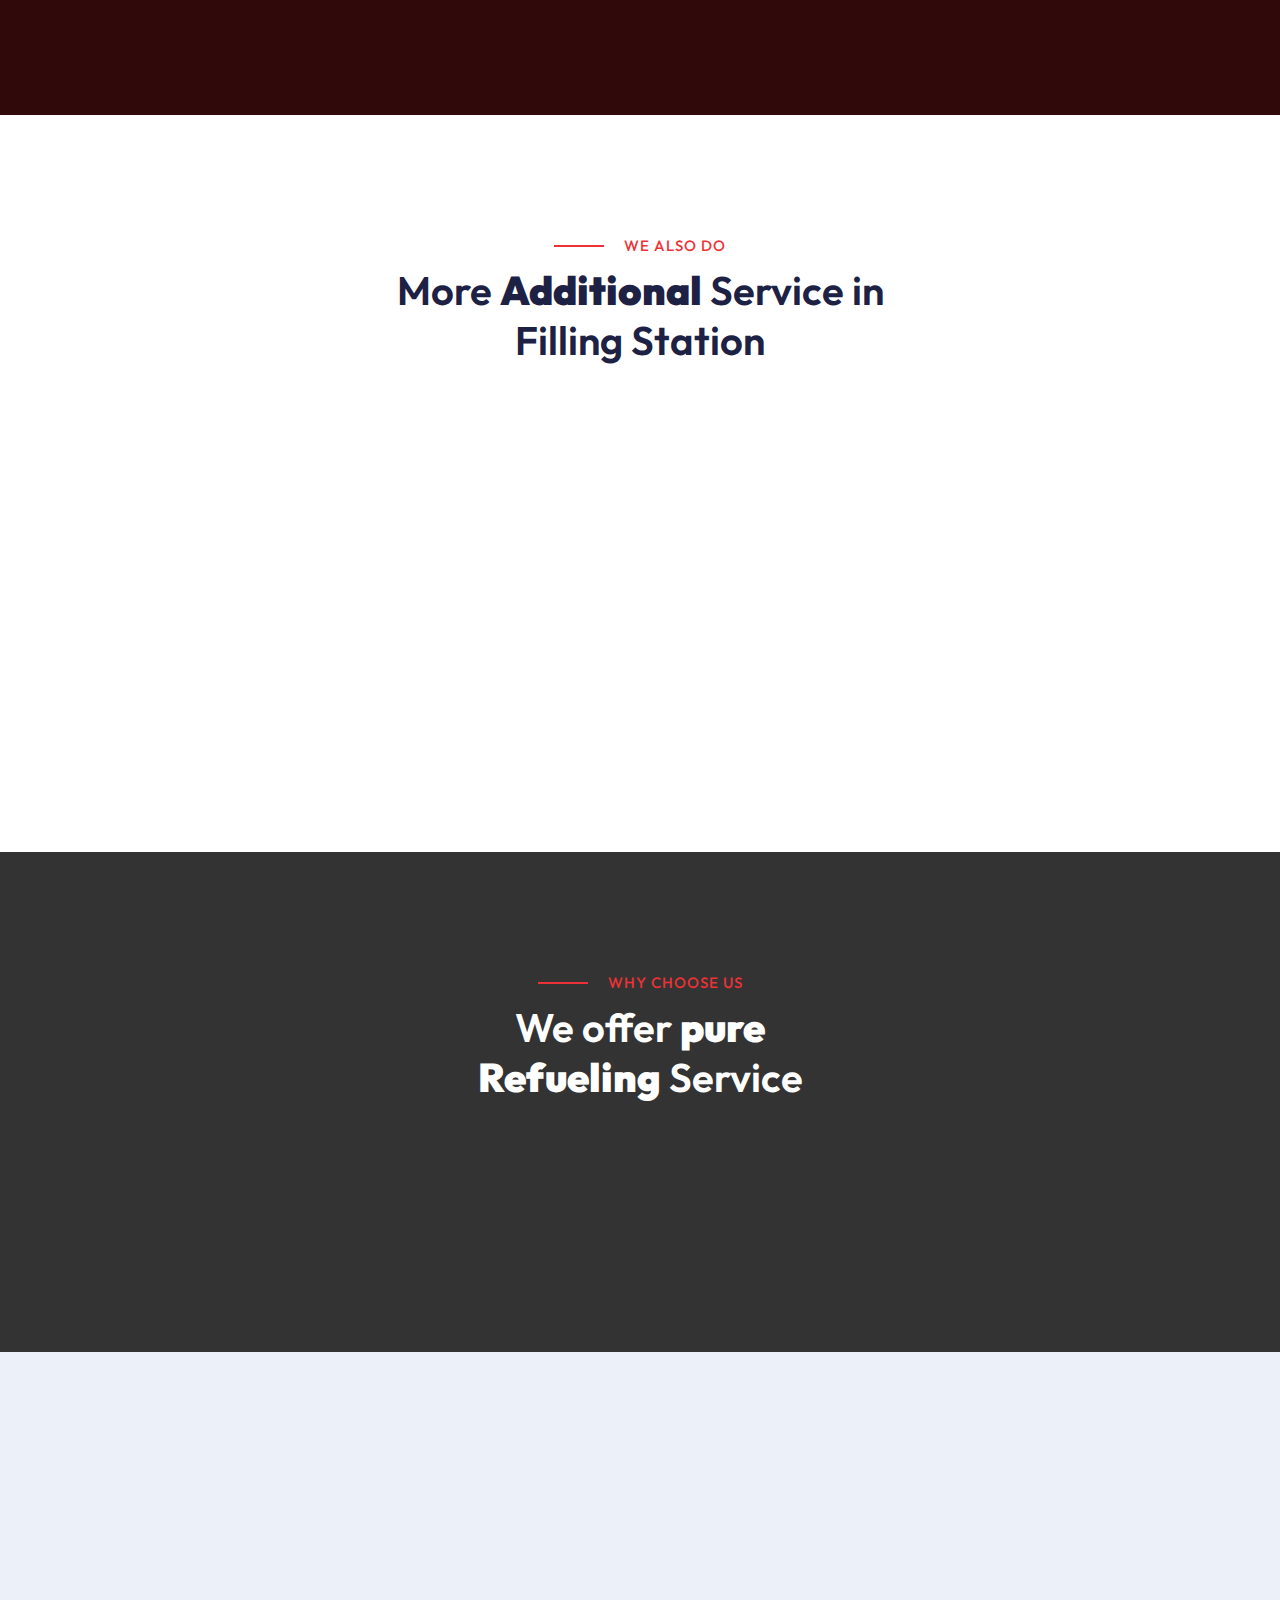
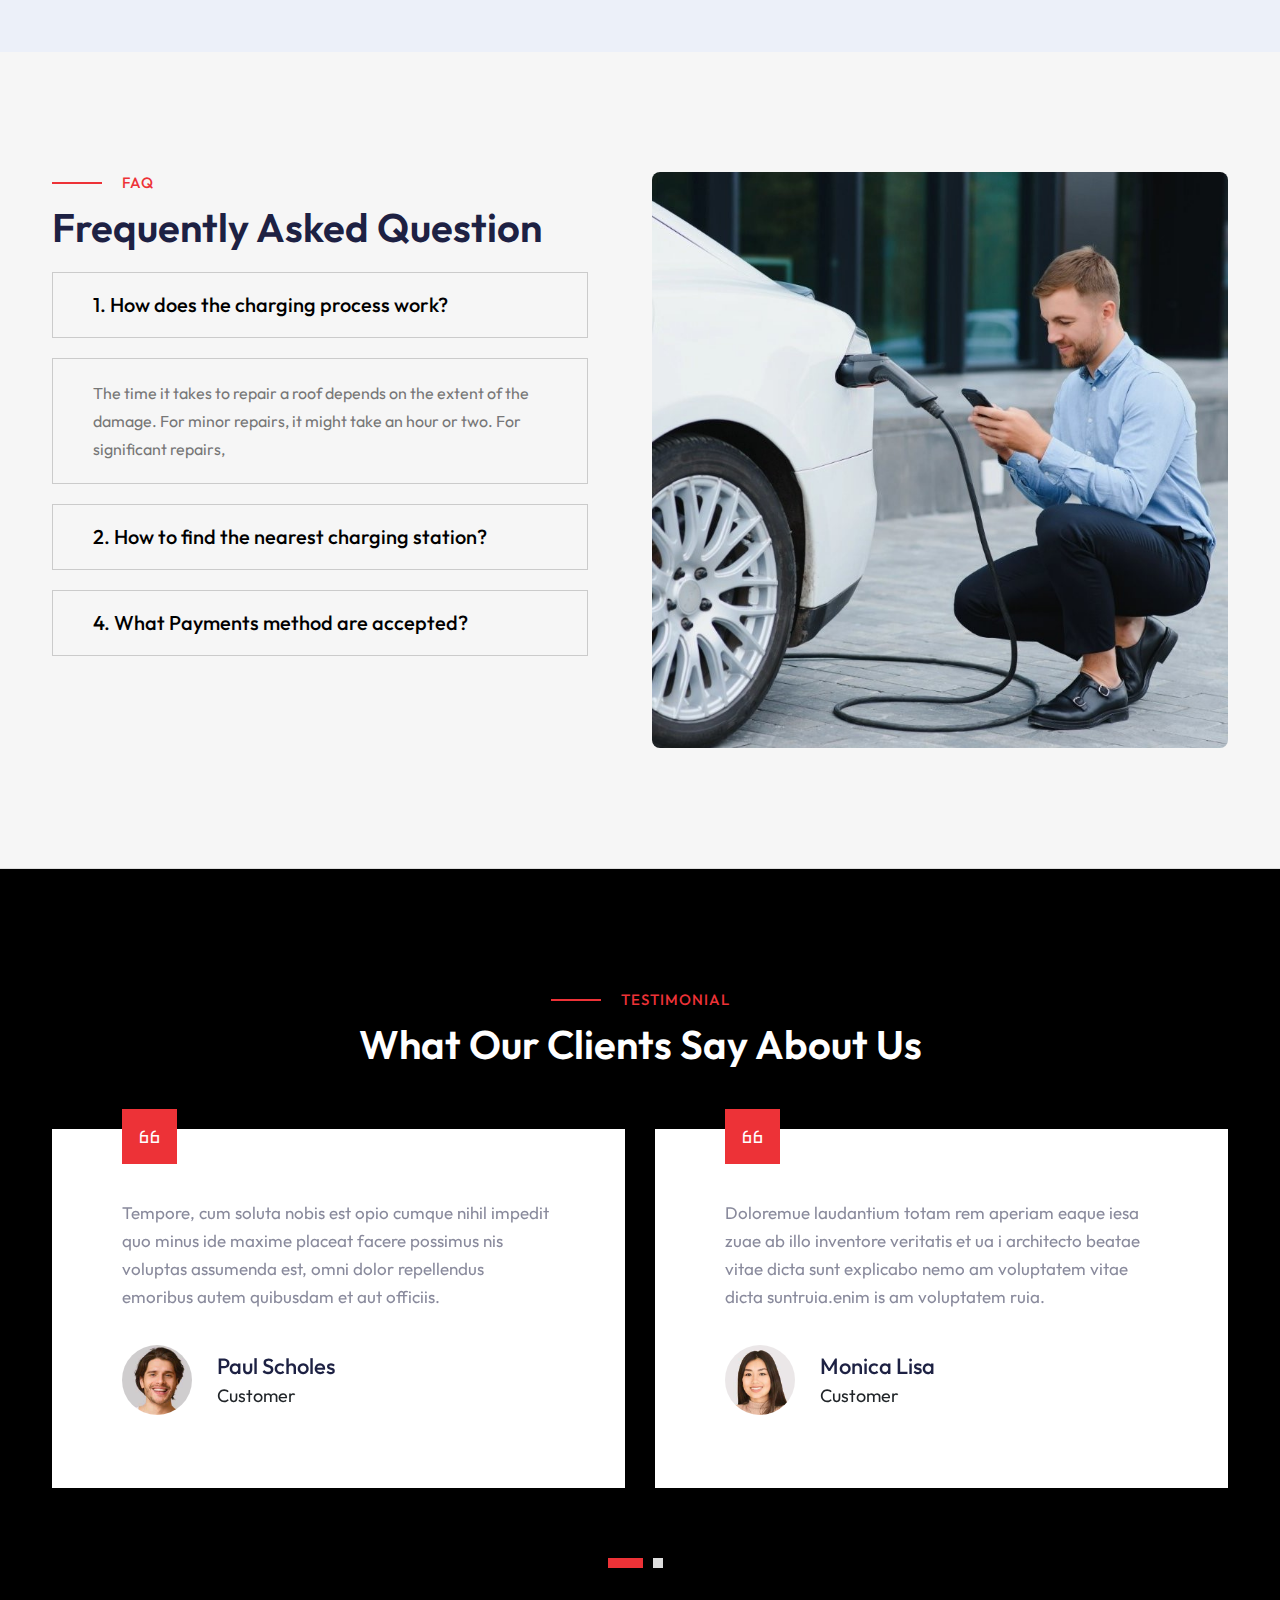
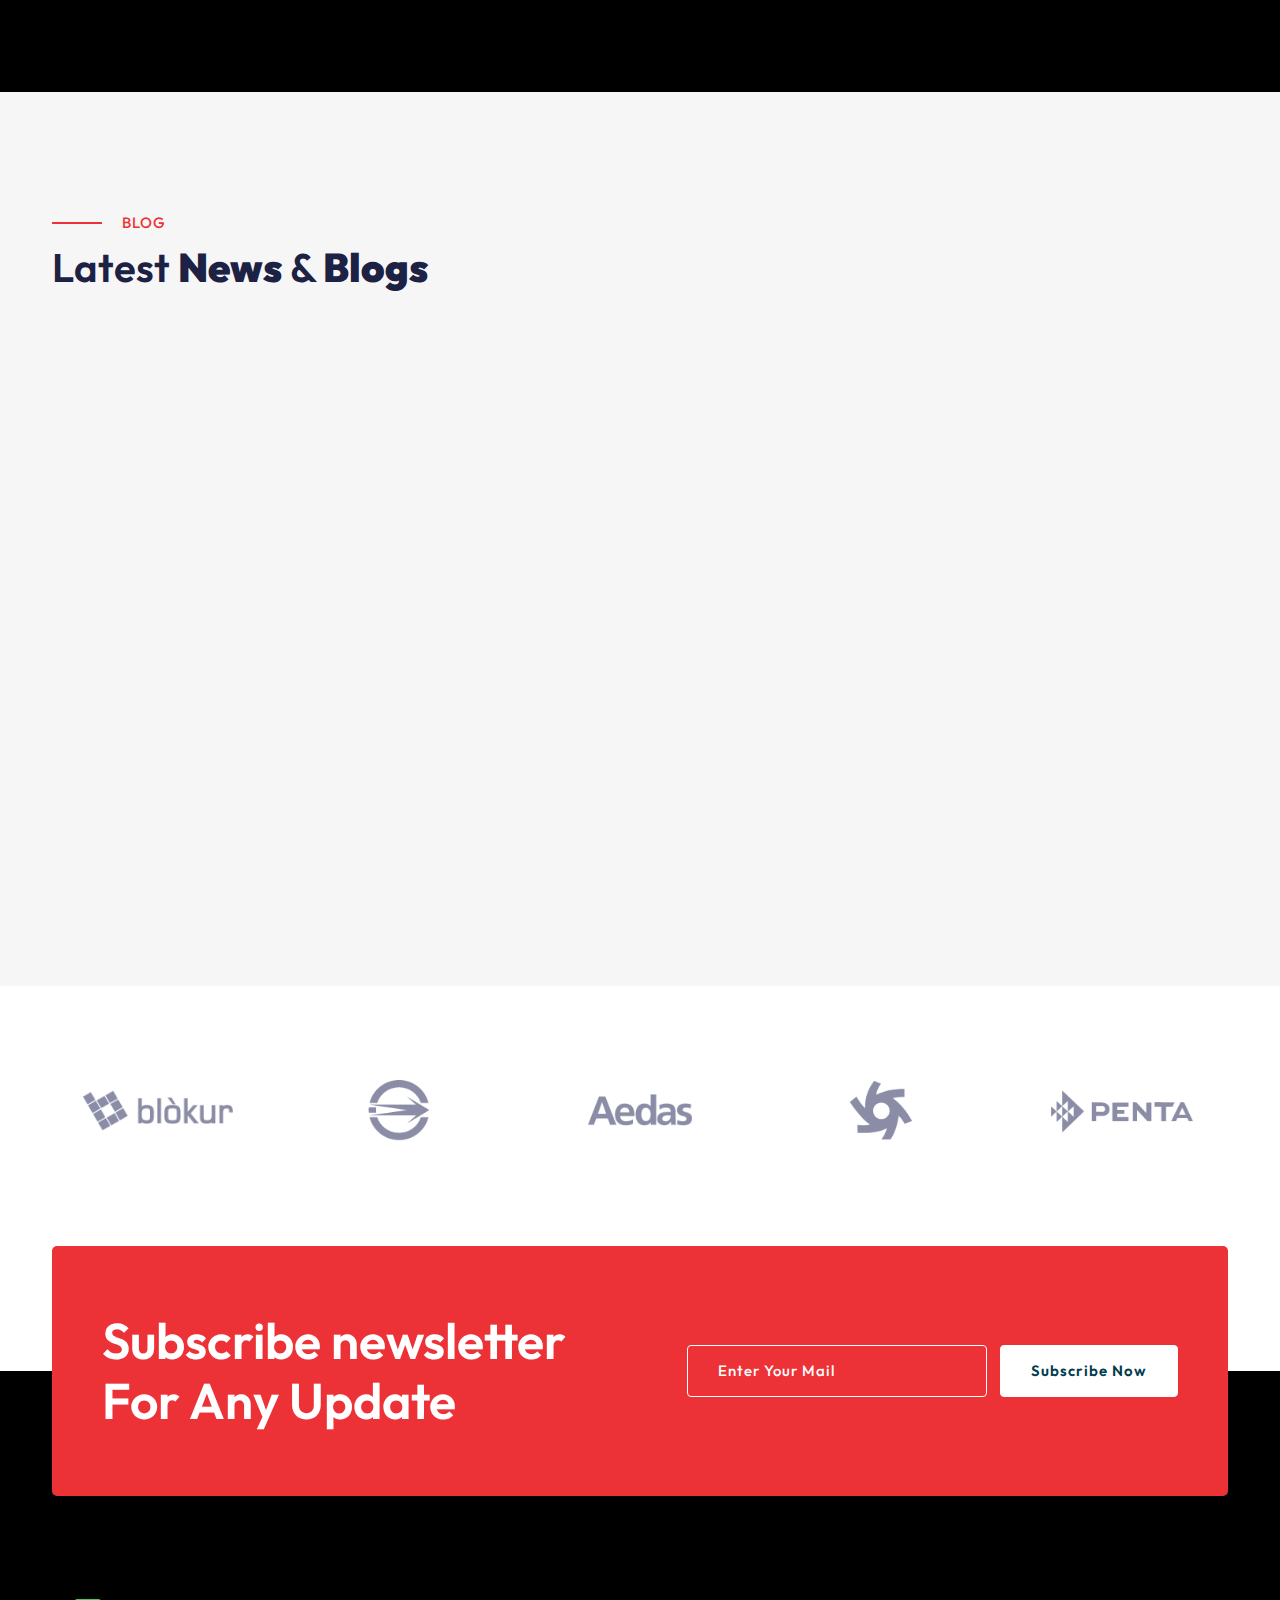
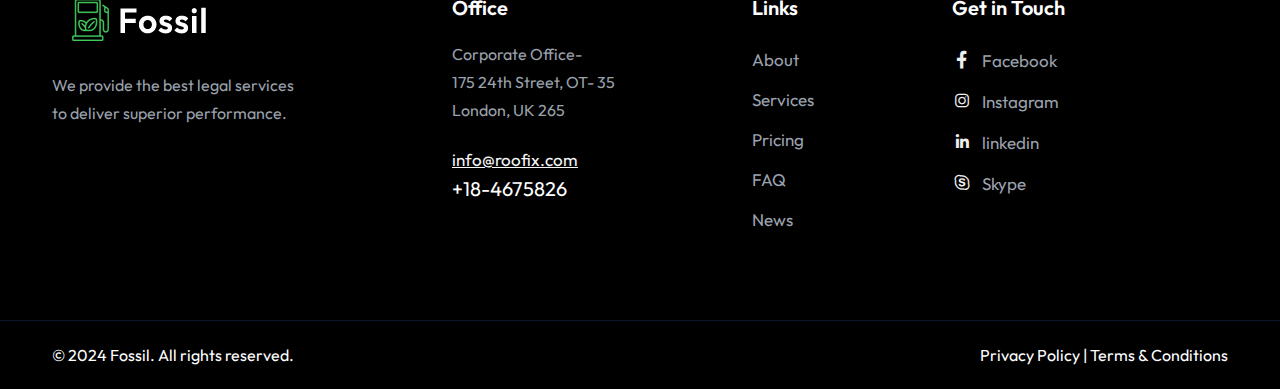
<file: templates/index-4.html>
<!DOCTYPE html>
 <html lang="en">

 
<!-- Mirrored from capricorn-theme.com/html/fossil/index-3.html by HTTrack Website Copier/3.x [XR&CO'2014], Fri, 20 Feb 2026 08:13:30 GMT -->
<head>
 	<meta charset="utf-8">
 	<meta http-equiv="X-UA-Compatible" content="IE=edge">
 	<meta name="viewport" content="width=device-width, initial-scale=1.0, user-scalable=0">

 	<title>Home - 3 | Fossil | EV Charging & Gas Station HTML Template |ThemeForest</title>

 	<!--Favicon-->
 	<link rel="icon" href="assets/img/favicon.png" type="image/jpg" />
 	<!-- Bootstrap CSS -->
 	<link href="assets/css/bootstrap.min.css" rel="stylesheet">
 	<!-- Font Awesome CSS-->
 	<link href="assets/css/font-awesome.min.css" rel="stylesheet">
 	<!-- Line Awesome CSS -->
 	<link href="assets/css/line-awesome.min.css" rel="stylesheet">
 	<!-- Animate CSS-->
 	<link href="assets/css/animate.css" rel="stylesheet">
 	<!-- Bar Filler CSS -->
 	<link href="assets/css/barfiller.css" rel="stylesheet">
	<!-- Magnific Popup Video -->
    <link href="assets/css/magnific-popup.css" rel="stylesheet">
 	<!-- Flaticon CSS -->
 	<link href="assets/css/flaticon.css" rel="stylesheet">
 	<!-- Owl Carousel CSS -->
 	<link href="assets/css/owl.carousel.css" rel="stylesheet">
 	<!-- Style CSS -->
 	<link href="assets/css/style.css" rel="stylesheet">
 	<!-- Responsive CSS -->
 	<link href="assets/css/responsive.css" rel="stylesheet">

 	<!-- jquery -->
 	<script src="assets/js/jquery-1.12.4.min.js"></script>


 </head>

 <body>

 	<!-- Pre-Loader -->
 	<div id="loader">
 		<div class="loading">
 			<div class="spinner">
 				<div class="bounce1"></div>
 				<div class="bounce2"></div>
 				<div class="bounce3"></div>
 			</div>
 		</div>
 	</div>

 	<!-- Header Top Area -->

 	<div class="header-top green-bg">
 		<div class="container">
 			<div class="row">
 				<div class="col-lg-6 col-md-12 col-sm-12">
 					<div class="contact-info">
 						<i class="las la-envelope"></i> info@fossil.com
 						<i class="las la-map-marker"></i> 66, Broklyn St, New York, USA
 					</div>
 				</div>
 				<div class="col-lg-6 col-md-12 col-sm-12 text-end">
 					<div class="site-info">
 						Turning big ideas into great services!
 						<div class="social-area">
 							<a href="#"><i class="lab la-facebook-f"></i></a>
 							<a href="#"><i class="lab la-instagram"></i></a>
 							<a href="#"><i class="lab la-twitter"></i></a>
 							<a href="#"><i class="la la-skype"></i></a>
 						</div>
 					</div>
 				</div>
 			</div>
 		</div>
 	</div>

 	<!-- Header Area -->

 	<header id="header-3" class="header-area absolute-header">
 		<div class="sticky-area">
 			<div class="navigation">
 				<div class="container">
 					<div class="row align-items-center">
 						<div class="col-lg-3">
 							<div class="logo">
 								<a class="navbar-brand" href="index-2.html"><img src="assets/img/logo-white.png" alt=""></a>
 							</div>
 						</div>

 						<div class="col-lg-6">
 							<div class="main-menu">
 								<nav class="navbar navbar-expand-lg">
 									<button class="navbar-toggler" type="button" data-bs-toggle="collapse" data-bs-target="#navbarSupportedContent" aria-controls="navbarSupportedContent" aria-expanded="false" aria-label="Toggle navigation">
 										<span class="navbar-toggler-icon"></span>
 										<span class="navbar-toggler-icon"></span>
 										<span class="navbar-toggler-icon"></span>
 									</button>

 									<div class="collapse navbar-collapse justify-content-center" id="navbarSupportedContent">
 										<ul class="navbar-nav">
 											<li class="nav-item">
 												<a class="nav-link active" href="#">Home
 													<span class="sub-nav-toggler">
 													</span>
 												</a>
 												<ul class="sub-menu">
 													<li><a href="index-2.html">Home-1</a></li>
 													<li><a href="index-3.html">Home-2</a></li>
 													<li><a href="index-4.html">Home-3</a></li>
 												</ul>
 											</li>

 											<li class="nav-item">
 												<a class="nav-link" href="about.html">About</a>
 											</li>

 											<li class="nav-item">
 												<a class="nav-link" href="#">Services
 													<span class="sub-nav-toggler">
 													</span>
 												</a>
 												<ul class="sub-menu">
 													<li><a href="services.html">Services</a></li>
 													<li><a href="single-service.html">Service Details</a></li>
 												</ul>

 											</li>

 											<li class="nav-item">
 												<a class="nav-link" href="#">Pages
 													<span class="sub-nav-toggler">
 													</span>
 												</a>
 												<ul class="sub-menu">
 													<li><a href="choose-us.html">Why Choose Us</a></li>
 													<li><a href="team.html">Our Team</a></li>
 													<li><a href="price.html">Pricing</a></li>
 													<li><a href="faq.html">FAQ</a></li>
 												</ul>
 											</li>

 											<li class="nav-item">
 												<a class="nav-link" href="#">Blog
 													<span class="sub-nav-toggler">
 													</span>
 												</a>
 												<ul class="sub-menu"> 													
 													<li><a href="blog.html">Blog</a></li>
 													<li><a href="single-blog.html">Blog Details</a></li>
 												</ul>
 											</li>
 											<li class="nav-item">
 												<a class="nav-link" href="contact.html">Contact</a>
 											</li>
 										</ul>

 									</div>
 								</nav>
 							</div>
 						</div>
 						<div class="col-lg-3">
 							<div class="header-right-content">								
 								<div class="search-box">
 									<button class="search-btn"><i class="la la-search"></i></button>
 								</div>
								 <a href="price.html" class="main-btn">Get Quote</a>
 							</div>
 						</div>
 					</div>
 				</div>
 			</div>
 		</div>
 		<!-- Search Dropdown Area -->

 		<div class="search-popup">
 			<span class="search-back-drop"></span>

 			<div class="search-inner">
 				<div class="auto-container">
 					<div class="upper-text">
 						<div class="text">Search for anything.</div>
 						<button class="close-search"><span class="la la-times"></span></button>
 					</div>

 					<form method="post" action="https://capricorn-theme.com/html/fossil/index.html">
 						<div class="form-group">
 							<input type="search" name="search-field" value="" placeholder="Search..." required="">
 							<button type="submit"><i class="la la-search"></i></button>
 						</div>
 					</form>
 				</div>
 			</div>
 		</div>
 	</header>

 	<!-- Hero Area -->

 	<div id="home-3" class="homepage-slides owl-carousel">
 		<div class="single-slide-item">
 			<div class="overlay"></div>
 			<div class="hero-area-content">
 				<div class="container">
 					<div class="row justify-content-center">
 						<div class="col-lg-10 text-center wow fadeInUp animated" data-wow-delay=".2s">
 							<div class="section-title">
 								<h1>First Class<br> <b>Refueling</b> Services</h1>
 								<p> Fuel Revolution, in modern history, the process of change from an agrarian <br>and handicraft economy to one dominated by fuel and refueling services.</p>
 							</div>
 							<a href="price.html" class="main-btn">Get A Quote</a>
 						</div>
 					</div>
 				</div>
 			</div>
 		</div>

 		<div class="single-slide-item hero-area-bg-2">
 			<div class="overlay"></div>
 			<div class="hero-area-content">
 				<div class="container">
 					<div class="row justify-content-center">
 						<div class="col-lg-10 text-center wow fadeInUp animated" data-wow-delay=".2s">
 							<div class="section-title">
 								<h1>We provide Best<br> <b>EV Charging</b> Services</h1>
 								<p> Fuel Revolution, in modern history, the process of change from an agrarian <br>and handicraft economy to one dominated by fuel and refueling services.</p>
 							</div>
 							<a href="price.html" class="main-btn">Get A Quote</a>
 						</div>
 					</div>
 				</div>
 			</div>
 		</div>
 	</div>

 	<!-- Feature Section -->

 	<div class="feature-area">
 		<div class="container">
 			<div class="row">
 				<div class="col-lg-4 col-md-6 col-12">
 					<div class="single-feature-item">
 						<div class="row gx-0">
 							<div class="col-lg-4 col-md-12 col-12">
 								<div class="feat-icon">
 									<i class="flaticon-fuel-station"></i>
 								</div>
 							</div>
 							<div class="col-lg-8 col-md-12 col-12">
 								<div class="feat-content">
 									<h5>Hight Quality</h5>
 									<p>It is a long established fact that and reader will by the readable based.</p>
 								</div>
 							</div>
 						</div>
 					</div>
 				</div>
 				<div class="col-lg-4 col-md-6 col-12">
 					<div class="single-feature-item">
 						<div class="row gx-0">
 							<div class="col-lg-4 col-md-12 col-12">
 								<div class="feat-icon">
 									<i class="flaticon-24-hours"></i>
 								</div>
 							</div>
 							<div class="col-lg-8 col-md-12 col-12">
 								<div class="feat-content">
 									<h5>24/7 Services</h5>
 									<p>It is a long established fact that and reader will by the readable based.</p>
 								</div>
 							</div>
 						</div>
 					</div>
 				</div>
 				<div class="col-lg-4 col-md-6 col-12">
 					<div class="single-feature-item">
 						<div class="row gx-0">
 							<div class="col-lg-4 col-md-12 col-12">
 								<div class="feat-icon">
 									<i class="flaticon-fire-extinguisher"></i>
 								</div>
 							</div>
 							<div class="col-lg-8 col-md-12 col-12">
 								<div class="feat-content">
 									<h5>Fire Safety</h5>
 									<p>It is a long established fact that and reader will by the readable based.</p>
 								</div>
 							</div>
 						</div>
 					</div>
 				</div>
 			</div>
 		</div>
 	</div>

	<!-- Service Section  -->

    <div class="service-area gray-bg service-3 section-padding pt-100">
        <div class="container">
            <div class="row justify-content-center text-center">
                <div class="col-xl-8 col-lg-8">
                    <div class="section-title">
                        <h6>Services</h6>
 						<h2>We Provide <b>Fuel</b> Service <br> all type of <b>vehicles</b></h2>                        
                    </div>
                </div>
            </div>
            <div class="service-item-wrap mt-30 owl-carousel">
                <div class="service-single wow fadeInLeft animated" data-wow-delay="100ms">
                    <div class="service-img-wrap">
                        <div class="service-thumb">
                            <img src="assets/img/service/3-1.jpg" alt="">
                        </div>
                        <div class="services_icon">
                            <i class="flaticon-charging-station"></i>
                        </div>
                    </div>
                    
                    <div class="service-content">
                        <h4>Electric Charging</h4>                        
                        <p>
                            This services involve transferring the parcels to the closest depot to the delivery location.
                        </p>                        
                        <a class="main-btn primary" href="single-service.html">Read More</a>
                    </div>
                </div>
                <div class="service-single wow fadeInLeft animated" data-wow-delay="200ms">
                    <div class="service-img-wrap">
                        <div class="service-thumb">
                            <img src="assets/img/service/3-2.jpg" alt="">
                        </div>
                        <div class="services_icon">
                            <i class="flaticon-biofuel"></i>
                        </div>
                    </div>
                    <div class="service-content">
                        <h4>CNG Conversion</h4>                        
                        <p>
                            This courier will usually transport the goods during the night or early of the morning.
                        </p>                        
                        <a class="main-btn primary" href="single-service.html">Read More</a>
                    </div>
                </div>
                <div class="service-single wow fadeInLeft animated" data-wow-delay="300ms">
                    <div class="service-img-wrap">
                        <div class="service-thumb">
                            <img src="assets/img/service/3-3.jpg" alt="">
                        </div>
                        <div class="services_icon">
                            <i class="flaticon-car-wash"></i>
                        </div>
                    </div>
                    <div class="service-content">
                        <h4>Car Washing</h4>                        
                        <p>
                            This is a service provided to those that safely strict delivery and promptly delivers goods on pallets.
                        </p>
                        
                        <a class="main-btn primary" href="single-service.html">Read More</a>
                    </div>
                </div>

                <div class="service-single wow fadeInLeft animated" data-wow-delay="400ms">
                    <div class="service-img-wrap">
                        <div class="service-thumb">
                            <img src="assets/img/service/3-4.jpg" alt="">
                        </div>
                        <div class="services_icon">
                            <i class="flaticon-petrol"></i>
                        </div>
                    </div>
                    <div class="service-content">
                        <h4>Pure Octane</h4>                        
                        <p>
                            This is a transport service of goods or documents from one country to another country.
                        </p>                        
                        <a class="main-btn primary" href="single-service.html">Read More</a>
                    </div>
                </div>

                <div class="service-single wow fadeInLeft animated" data-wow-delay="500ms">
                    <div class="service-img-wrap">
                        <div class="service-thumb">
                            <img src="assets/img/service/3-5.jpg" alt="">
                        </div>
                        <div class="services_icon">
                            <i class="flaticon-diesel"></i>
                        </div>
                    </div>
                    <div class="service-content">
                        <h4>Light Diesel</h4>                        
                        <p>
                            This type of service will involve managed storage solutions to give companies greater control.
                        </p>                        
                        <a class="main-btn primary" href="single-service.html">Read More</a>
                    </div>
                </div>

                <div class="service-single wow fadeInLeft animated" data-wow-delay="600ms">
                    <div class="service-img-wrap">
                        <div class="service-thumb">
                            <img src="assets/img/service/3-6.jpg" alt="">
                        </div>
                        <div class="services_icon">
                            <i class="flaticon-biofuel"></i>
                        </div>
                    </div>
                    <div class="service-content">
                        <h4>Crystal Petrol</h4>                        
                        <p>
                            This is a service provided to those who need urgent delivery to be sent and received on the same day.
                        </p>                        
                        <a class="main-btn primary" href="single-service.html">Read More</a>
                    </div>
                </div>

                <div class="service-single wow fadeInUp animated" data-wow-delay="700ms">
                    <div class="service-img-wrap">
                        <div class="service-thumb">
                            <img src="assets/img/service/3-7.jpg" alt="">
                        </div>
                        <div class="services_icon">
                            <i class="flaticon-gas-1"></i>
                        </div>
                    </div>
                    <div class="service-content">
                        <h4>Vehicle Maintenance</h4>                        
                        <p>
                            These services specialise in delivering parcels on the same day, making them with emergency requirements.
                        </p>                        
                        <a class="main-btn primary" href="single-service.html">Read More</a>
                    </div>
                </div>
            </div>            
        </div>
    </div>

 	<!-- About Section-->

 	<div id="about-3" class="about-area section-padding">
 		<div class="container">
 			<div class="row">

 				<div class="col-lg-6 col-md-12 col-sm-12">
 					<div class="info-content-area">
 						<div class="section-title">
 							<h6>Let's to Know Us</h6>
 							<h2>We Delivering The Best <b>Global</b> Refueling <b>Solutions.</b></h2>
 						</div>

 						<p>The Most Popular fuel & vehicle repair service provider. We are served domestic and over world wide. Fuel ennovation for freight plan Lorem ipsum dolor sit amet, consectetur adipisicing elit. Quos natus ipsam ea vero placeat? Quia consequuntur odio nemo incidunt, perferendis.
 						</p>		
 					</div>

 					<div class="row">
 						<div class="col-lg-11">
 							<div class="progress-bar-area">
 								<div class="single-bar-item">
 									<h4>Fuel Management </h4>
 									<div id="bar1" class="barfiller">
 										<span class="tip">90%</span>
 										<span class="fill" data-percentage="90"></span>
 									</div>
 								</div>

 								<div class="single-bar-item">
 									<h4>Converted Gas</h4>
 									<div id="bar2" class="barfiller">
 										<span class="tip">70%</span>
 										<span class="fill" data-percentage="70"></span>
 									</div>
 								</div>

 								<div class="single-bar-item">
 									<h4>Vehicle Maintenance</h4>
 									<div id="bar3" class="barfiller">
 										<span class="tip">80%</span>
 										<span class="fill" data-percentage="80"></span>
 									</div>
 								</div>
 							</div>
 						</div>
 					</div>
 				</div>
 				<div class="col-lg-6 col-md-12 col-sm-12">
 					<div class="about-img-wrap wow fadeInUp" data-wow-delay=".3s">
 						<img src="assets/img/about/about-3.jpg" alt="">
						 <div class="video-section" data-background="assets/img/video-bg.jpg">
							<div class="pop-up-video">
								<a href="https://www.youtube.com/watch?v=nibU1Iq6g3Y" class="video-play-btn mfp-iframe">
									<i class="fa fa-play"></i>
								</a>
							</div>
						</div>
 					</div>
 				</div>
 			</div>
 		</div>
 	</div>

 	<!--CTA Section-->

 	<div id="cta-2" class="cta-area">
 		<div class="overlay-2"></div>
 		<div class="container">
 			<div class="row">
 				<div class="col-lg-6 col-md-8 col-12 wow fadeInUp" data-wow-delay=".3s">
 					<h6>24/7 We Are Here</h6>
 					<h2>Get a Free Quotation with our Expert</h2>
 				</div>
 				<div class="col-lg-5 offset-lg-1 col-md-4 text-end wow fadeInUp" data-wow-delay=".4s">
 					<div class="contact-info">
 						<a href="contact.html" class="main-btn small-btn">Make a Call</a>
 					</div>
 				</div>
 			</div>
 		</div>
 	</div>

 	<!-- Extra Service -->

 	<div id="xtra" class="xtra-service-wrap section-padding">
 		<div class="container">
 			<div class="row">
 				<div class="col-lg-12 text-center ">
 					<div class="section-title">
 						<h6>We Also Do</h6>
 						<h2>More <b>Additional</b> Service in <br> Filling Station</h2>
 					</div>
 				</div>
 			</div>

 			<div class="row">
 				<div class="col-lg-3 col-md-6 col-sm-12 ">
 					<div class="xtra-serve-area mt-50 wow fadeInLeft" data-wow-delay=".3s">
 						<img src="assets/img/xtra/01.jpg" alt="">
 						<h5>Car Evacaution</h5>
 						<a href="single-service.html" class="read-more">Read More</a>
 					</div>
 				</div>
 				<div class="col-lg-3 col-md-6 col-sm-12">
 					<div class="xtra-serve-area mt-50 bg-cover wow fadeInLeft" data-wow-delay=".4s">
 						<img src="assets/img/xtra/02.jpg" alt="">
 						<h5>Emergency Charging</h5>
 						<a href="single-service.html" class="read-more">Read More</a>
 					</div>
 				</div>
 				<div class="col-lg-3 col-md-6 col-sm-12">
 					<div class="xtra-serve-area mt-50 bg-cover wow fadeInRight" data-wow-delay=".4s">
 						<img src="assets/img/xtra/03.jpg" alt="">
 						<h5>Wheels Pumping</h5>
 						<a href="single-service.html" class="read-more">Read More</a>
 					</div>
 				</div>
 				<div class="col-lg-3 col-md-6 col-sm-12">
 					<div class="xtra-serve-area mt-50 bg-cover wow fadeInRight" data-wow-delay=".3s">
 						<img src="assets/img/xtra/04.jpg" alt="">
 						<h5>Engine Repair</h5>
 						<a href="single-service.html" class="read-more">Read More</a>
 					</div>
 				</div>
 			</div>
 		</div>
 	</div>

 	<!-- Choose Area -->

 	<div class="choose-us-area section-padding">
 		<div class="overlay-2"></div>
 		<div class="container">
 			<div class="row">
 				<div class="offset-lg-2 col-lg-8 text-center">
 					<div class="section-title">
 						<h6>Why Choose Us</h6>
 						<h2>We offer <b>pure</b> <br><b>Refueling</b> Service</h2>
 					</div>
 				</div>
 			</div>
 			<div class="choose-us-wrapper wow fadeInUp" data-wow-delay=".2s">
 				<div class="row gx-0">
 					<div class="col-lg-3 col-md-6 col-12">
 						<div class="choose-us-inner">
 							<div class="choose-us-icon">
 								<img src="assets/img/icon/oil.png" alt="">
 							</div>
 							<h5>100% Pure Fuel</h5>
 							<p>We help you find a architect by offering interior experience</p>
 						</div>
 					</div>
 					<div class="col-lg-3 col-md-6 col-12">
 						<div class="choose-us-inner">
 							<div class="choose-us-icon">
 								<img src="assets/img/icon/meter-checker.png" alt="">
 							</div>
 							<h5>Accurate Meter</h5>
 							<p>We help you find a architect by offering interior experience</p>
 						</div>
 					</div>
 					<div class="col-lg-3 col-md-6 col-12">
 						<div class="choose-us-inner">
 							<div class="choose-us-icon">
 								<img src="assets/img/icon/low-rate.png" alt="">
 							</div>
 							<h5>Flat Rate Fees</h5>
 							<p>We help you find a architect by offering interior experience</p>
 						</div>
 					</div>
 					<div class="col-lg-3 col-md-6 col-12">
 						<div class="choose-us-inner">
 							<div class="choose-us-icon">
 								<img src="assets/img/icon/24-hours.png" alt="">
 							</div>
 							<h5>24/7 Support</h5>
 							<p>We help you find a architect by offering interior experience</p>
 						</div>
 					</div>
 				</div>
 			</div>
 		</div>
 	</div>


 	<div class="spacer">
 		<div class="spacer-bg sky-bg bg-cover">
 		</div>
 	</div>

	<!-- Faq Section  -->
    <div class="faq-section section-padding gray-bg">
        <div class="container">
            <div class="row">
                <div class="col-xl-6 col-lg-6">
                    <div class="faq-content-wrap">
                        <div class="section-title">
                            <h6>FAQ</h6>
                            <h2>Frequently Asked Question</h2>
                        </div>
                        <div class="cp-custom-accordion mt-20">
                            <div class="accordions" id="accordionExample">
                              <div class="accordion-items">
                                <h2 class="accordion-header" id="headingOne">
                                  <button class="accordion-buttons" type="button" data-bs-toggle="collapse"
                                    data-bs-target="#collapseOne" aria-expanded="true" aria-controls="collapseOne">
                                    1. How does the charging process work?
                                  </button>
                                </h2>
                                <div id="collapseOne" class="accordion-collapse collapse show" aria-labelledby="headingOne"
                                  data-bs-parent="#accordionExample">
                                  <div class="accordion-body">
                                    The time it takes to repair a roof depends on the extent of the damage. 
                                    For minor repairs, it might take an hour or two. For significant repairs,                                     
                                  </div>
                                </div>
                              </div>
                              <div class="accordion-items">
                                <h2 class="accordion-header" id="headingTwo">
                                  <button class="accordion-buttons collapsed" type="button" data-bs-toggle="collapse"
                                    data-bs-target="#collapseTwo" aria-expanded="false" aria-controls="collapseTwo">
                                    2. How to find the nearest charging station?
                                  </button>
                                </h2>
                                <div id="collapseTwo" class="accordion-collapse collapse" aria-labelledby="headingTwo"
                                  data-bs-parent="#accordionExample">
                                  <div class="accordion-body">
                                    The time it takes to repair a roof depends on the extent of the damage. 
                                    For minor repairs, it might take an hour or two. For significant repairs,                                     
                                  </div>
                                </div>
                              </div>                          
                                                       
                              <div class="accordion-items">
                                <h2 class="accordion-header" id="headingFour">
                                  <button class="accordion-buttons collapsed" type="button" data-bs-toggle="collapse"
                                    data-bs-target="#collapseFour" aria-expanded="false" aria-controls="collapseFour">
                                    4. What Payments method are accepted?
                                  </button>
                                </h2>
                                <div id="collapseFour" class="accordion-collapse collapse" aria-labelledby="headingFour"
                                  data-bs-parent="#accordionExample">
                                  <div class="accordion-body">
                                    The time it takes to repair a roof depends on the extent of the damage. 
                                    For minor repairs, it might take an hour or two. For significant repairs,                                     
                                  </div>
                                </div>
                              </div>                          
                            </div>
                          </div>
                    </div>
                </div>
                <div class="col-xl-6 col-lg-6 align-items-end">
                    <div class="faq-img-wrap">
                        <img src="assets/img/faq-img.jpg" alt="">
                    </div>
                </div>
            </div>
        </div>
    </div>
 	

 	<!-- Testimonial Section -->

 	<div class="testimonial-area dark-bg section-padding">			
		<div class="capricorn-testimonial">
			<div class="container">
				<div class="row">
					<div class="col-lg-12 text-center ">
						<div class="section-title">
							<h6>Testimonial</h6>
							<h2 class="text-white">What Our Clients Say About Us</h2>
						</div>
					</div>
				</div>

				<div class="row">
					<div class="col-lg-12">
						<div class="client-carousel owl-carousel">
							<div class="single-client-item">
								<div class="testimonial-icon"><i class="las la-quote-left"></i></div>
								<p>Tempore, cum soluta nobis est opio 
									cumque nihil impedit quo minus ide
									maxime placeat facere possimus 
									nis voluptas assumenda est, omni
									dolor repellendus emoribus autem
									quibusdam et aut officiis.
								</p>
								<div class="testimonial-author">
									<div class="author-img">
										<img src="assets/img/testimonial/1.jpg" alt="">
									</div>
									<div class="author-desc">
										<h5>Paul Scholes</h5><span>Customer</span>
									</div>
								</div>
								
								
							</div>

							<div class="single-client-item">
								<div class="testimonial-icon"><i class="las la-quote-left"></i></div>
								<p>Doloremue laudantium totam 
									rem aperiam eaque iesa zuae 
									ab illo inventore veritatis et ua
									i architecto beatae vitae dicta 
									sunt explicabo nemo am voluptatem vitae dicta 
									suntruia.enim is
									am voluptatem ruia.</p>
									<div class="testimonial-author">
										<div class="author-img">
											<img src="assets/img/testimonial/2.jpg" alt="">
										</div>
										<div class="author-desc">
											<h5>Monica Lisa</h5><span>Customer</span>
										</div>
									</div>
							</div>

							<div class="single-client-item">
								<div class="testimonial-icon"><i class="las la-quote-left"></i></div>
								<p>Nam libero tempore, cum soluta nobi
									est eligendi optio cumque nihil impeit 
									quo minus id quod maxime placeat 
									facere possimus, omnis voluptas ass
									umenda est, omnis dolor repellendus
									emporibus autem zrosi.</p>
									<div class="testimonial-author">
										<div class="author-img">
											<img src="assets/img/testimonial/3.jpg" alt="">
										</div>
										<div class="author-desc">
											<h5>Ryans Gigs</h5><span>Customer</span>
										</div>
									</div>
							</div>

							<div class="single-client-item">
								<div class="testimonial-icon"><i class="las la-quote-left"></i></div>
								<p>Doloremue laudantium totam 
									rem aperiam eaque iesa zuae 
									ab illo inventore veritatis et ua
									i architecto beatae vitae dicta 
									sunt explicabo nemo am voluptatem vitae dicta 
									suntruia.enim is
									am voluptatem ruia.</p>
									<div class="testimonial-author">
										<div class="author-img">
											<img src="assets/img/testimonial/4.jpg" alt="">
										</div>
										<div class="author-desc">
											<h5>Sarah Fatima</h5><span>Customer</span>
										</div>
									</div>
							</div>
						</div>
					</div>
				</div>
			</div>
		</div>
	</div>

 	<!-- Blog Section-->

 	<div class="blog-area gray-bg section-padding">
 		<div class="container">
 			<div class="row">
 				<div class="col-lg-6 col-md-12 col-12">
 					<div class="section-title">
 						<h6>Blog</h6>
 						<h2>Latest <b>News</b> & <b>Blogs</b></h2>
 					</div>
 				</div>

 				<div class="col-lg-6 text-end">

 				</div>
 			</div>
 			<div class="row">
 				<div class="col-lg-4 col-md-6 col-sm-12">
 					<div class="single-blog-item wow fadeInLeft" data-wow-delay=".4s">
 						<div class="blog-bg">
 							<img src="assets/img/blog/1.jpg" alt="">
 						</div>
 						<div class="blog-content">
 							<p class="blog-meta"><i class="las la-user-circle"></i>Admin | <i class="las la-calendar-check"></i>25 Feb</p>
 							<h5><a href="single-blog.html">Five Importance great solutions for Fuel Services </a>
 							</h5>
 							<p>There are some reason Lorem ipsum dolor sit amet, consectetur adipisicing elit. Dolorem, facilis perferendis ipsam.</p>
 							<a href="single-blog.html" class="read-more">Read More</a>
 						</div>

 					</div>
 				</div>
 				<div class="col-lg-4 col-md-6 col-sm-12">
 					<div class="single-blog-item wow fadeInLeft" data-wow-delay=".6s">
 						<div class="blog-bg">
 							<img src="assets/img/blog/2.jpg" alt="">
 						</div>
 						<div class="blog-content">
 							<p class="blog-meta"><i class="las la-user-circle"></i>Admin | <i class="las la-calendar-check"></i>16 Jan</p>
 							<h5><a href="single-blog.html">Vechicle oil consume on Diesel Demands Costly</a></h5>
 							<p>There are some reason Lorem ipsum dolor sit amet, consectetur adipisicing elit. Dolorem, facilis perferendis ipsam.</p>
 							<a href="single-blog.html" class="read-more">Read More</a>
 						</div>
 					</div>
 				</div>
 				<div class="col-lg-4 col-md-6 col-sm-12">
 					<div class="single-blog-item wow fadeInLeft" data-wow-delay=".8s">
 						<div class="blog-bg">
 							<img src="assets/img/blog/3.jpg" alt="">
 						</div>
 						<div class="blog-content">
 							<p class="blog-meta"><i class="las la-user-circle"></i>Admin | <i class="las la-calendar-check"></i>01 Jan</p>
 							<h5><a href="single-blog.html">Refueling systems in worldwide grows day by day</a></h5>
 							<p>There are some reason Lorem ipsum dolor sit amet, consectetur adipisicing elit. Dolorem, facilis perferendis ipsam.</p>
 							<a href="single-blog.html" class="read-more">Read More</a>
 						</div>
 					</div>
 				</div>
 			</div>
 		</div>
 	</div>

 	<!-- Client Section -->

 	<div class="client-area pt-50 pb-40">
		<div class="container">
			<div class="row">
				<div class="col-md-12">
					<div class="logo-carousel owl-carousel">
						<div class="single-logo-wrapper">
							<div class="logo-inner-item">
								<img src="assets/img/client/1.jpg" alt="">
							</div>
						</div>
						<div class="single-logo-wrapper">
							<div class="logo-inner-item">
								<img src="assets/img/client/2.jpg" alt="">
							</div>
						</div>
						<div class="single-logo-wrapper">
							<div class="logo-inner-item">
								<img src="assets/img/client/3.jpg" alt="">
							</div>
						</div>
						<div class="single-logo-wrapper">
							<div class="logo-inner-item">
								<img src="assets/img/client/4.jpg" alt="">
							</div>
						</div>
						<div class="single-logo-wrapper">
							<div class="logo-inner-item">
								<img src="assets/img/client/5.jpg" alt="">
							</div>
						</div>
						<div class="single-logo-wrapper">
							<div class="logo-inner-item">
								<img src="assets/img/client/6.jpg" alt="">
							</div>
						</div>
						<div class="single-logo-wrapper">
							<div class="logo-inner-item">
								<img src="assets/img/client/7.jpg" alt="">
							</div>
						</div>
					</div>
				</div>
			</div>
		</div>
	</div>

	<!-- Newsletter Section  -->
	<div class="newsletter-section">
		<div class="container">
			<div class="newsletter-content d-flex align-items-center justify-content-between">
				<div class="section-title">
					<h2 class="text-white">Subscribe newsletter <br> For Any Update</h2>
				</div>
				<div class="subscribed-form d-flex">
					<form action="#">
						<input type="email" placeholder="Enter Your Mail">
						<input type="submit" value="Subscribe Now">
					</form>
				</div>
			</div>
		</div>
	</div>

 	<!-- Footer Area -->

	<footer class="footer-area">
		<div class="container">
			<div class="footer-up">
				<div class="row gy-4">
					<div class="col-lg-4 col-md-6 col-sm-12">
						<a href="index-2.html" class="logo">
							<img src="assets/img/logo-white.png" alt="fossil-logo">
						</a>
						<p>We provide the best legal services <br> to deliver superior performance.
						</p>
					</div>
					<div class="col-lg-2 col-md-6">
						<h5>Office</h5>
						<p>Corporate Office- <br>
							175 24th Street, OT- 35
							London, UK 265
						</p>
						<div class="company-email">
							<a href="#">info@roofix.com</a>
						</div>
						<div class="phone-number">
							<p>+18-4675826</p>
						</div>

					</div>
					<div class="col-lg-2 offset-lg-1 col-md-6 com-sm-12">
						<h5>Links</h5>
						<ul>
							<li>
								<a href="about.html">About</a>
								<a href="services.html">Services</a>									
								<a href="price.html">Pricing</a>
								<a href="faq.html"> FAQ</a>
								<a href="blog.html"> News</a>
							</li>
						</ul>
					</div>
					<div class="col-lg-3 col-md-6 col-sm-12">
						<h5>Get in Touch</h5>
						<ul>
							<li>
								<div class="social-area">
									<a href="#"><i class="lab la-facebook-f"></i>Facebook</a>
									<a href="#"><i class="lab la-instagram"></i>Instagram</a>
									<a href="#"><i class="lab la-linkedin-in"></i>linkedin</a>
									<a href="#"><i class="la la-skype"></i>Skype</a>
								</div>
							</li>
						</ul>
					</div>

				</div>
			</div>
		</div>
	</footer>

	<!-- Footer Bottom Area -->

	<div class="footer-bottom">
		<div class="container">
			<div class="row justify-content-center align-items-center justify-content-center">
				<div class="col-lg-6 col-md-6 col-sm-12">
					<p class="copyright-line">© 2024 Fossil. All rights reserved.</p>
				</div>
				<div class="col-lg-6 col-md-6 col-xs-12 text-md-end">
					<p class="privacy">Privacy Policy | Terms &amp; Conditions</p>
				</div>
			</div>
		</div>
	</div>

 	<!-- Scroll Top Area -->
 	<a href="#top" class="go-top"><i class="las la-angle-up"></i></a>


 	<!-- Popper JS -->
 	<script src="assets/js/popper.min.js"></script>
 	<!-- Bootstrap JS -->
 	<script src="assets/js/bootstrap.min.js"></script>
 	<!-- Wow JS -->
 	<script src="assets/js/wow.min.js"></script>
 	<!-- Way Points JS -->
 	<script src="assets/js/jquery.waypoints.min.js"></script>
 	<!-- Counter Up JS -->
 	<script src="assets/js/jquery.counterup.min.js"></script>
 	<!-- Owl Carousel JS -->
 	<script src="assets/js/owl.carousel.min.js"></script> 	
 	<!-- Magnific Popup JS -->
 	<script src="assets/js/magnific-popup.min.js"></script>
 	<!-- Sticky JS -->
 	<script src="assets/js/jquery.sticky.js"></script>
 	<!-- Progress Bar JS -->
 	<script src="assets/js/jquery.barfiller.js"></script>
 	<!-- Main JS -->
 	<script src="assets/js/main.js"></script>

 </body>

 
<!-- Mirrored from capricorn-theme.com/html/fossil/index-3.html by HTTrack Website Copier/3.x [XR&CO'2014], Fri, 20 Feb 2026 08:13:30 GMT -->
</html>
</file>
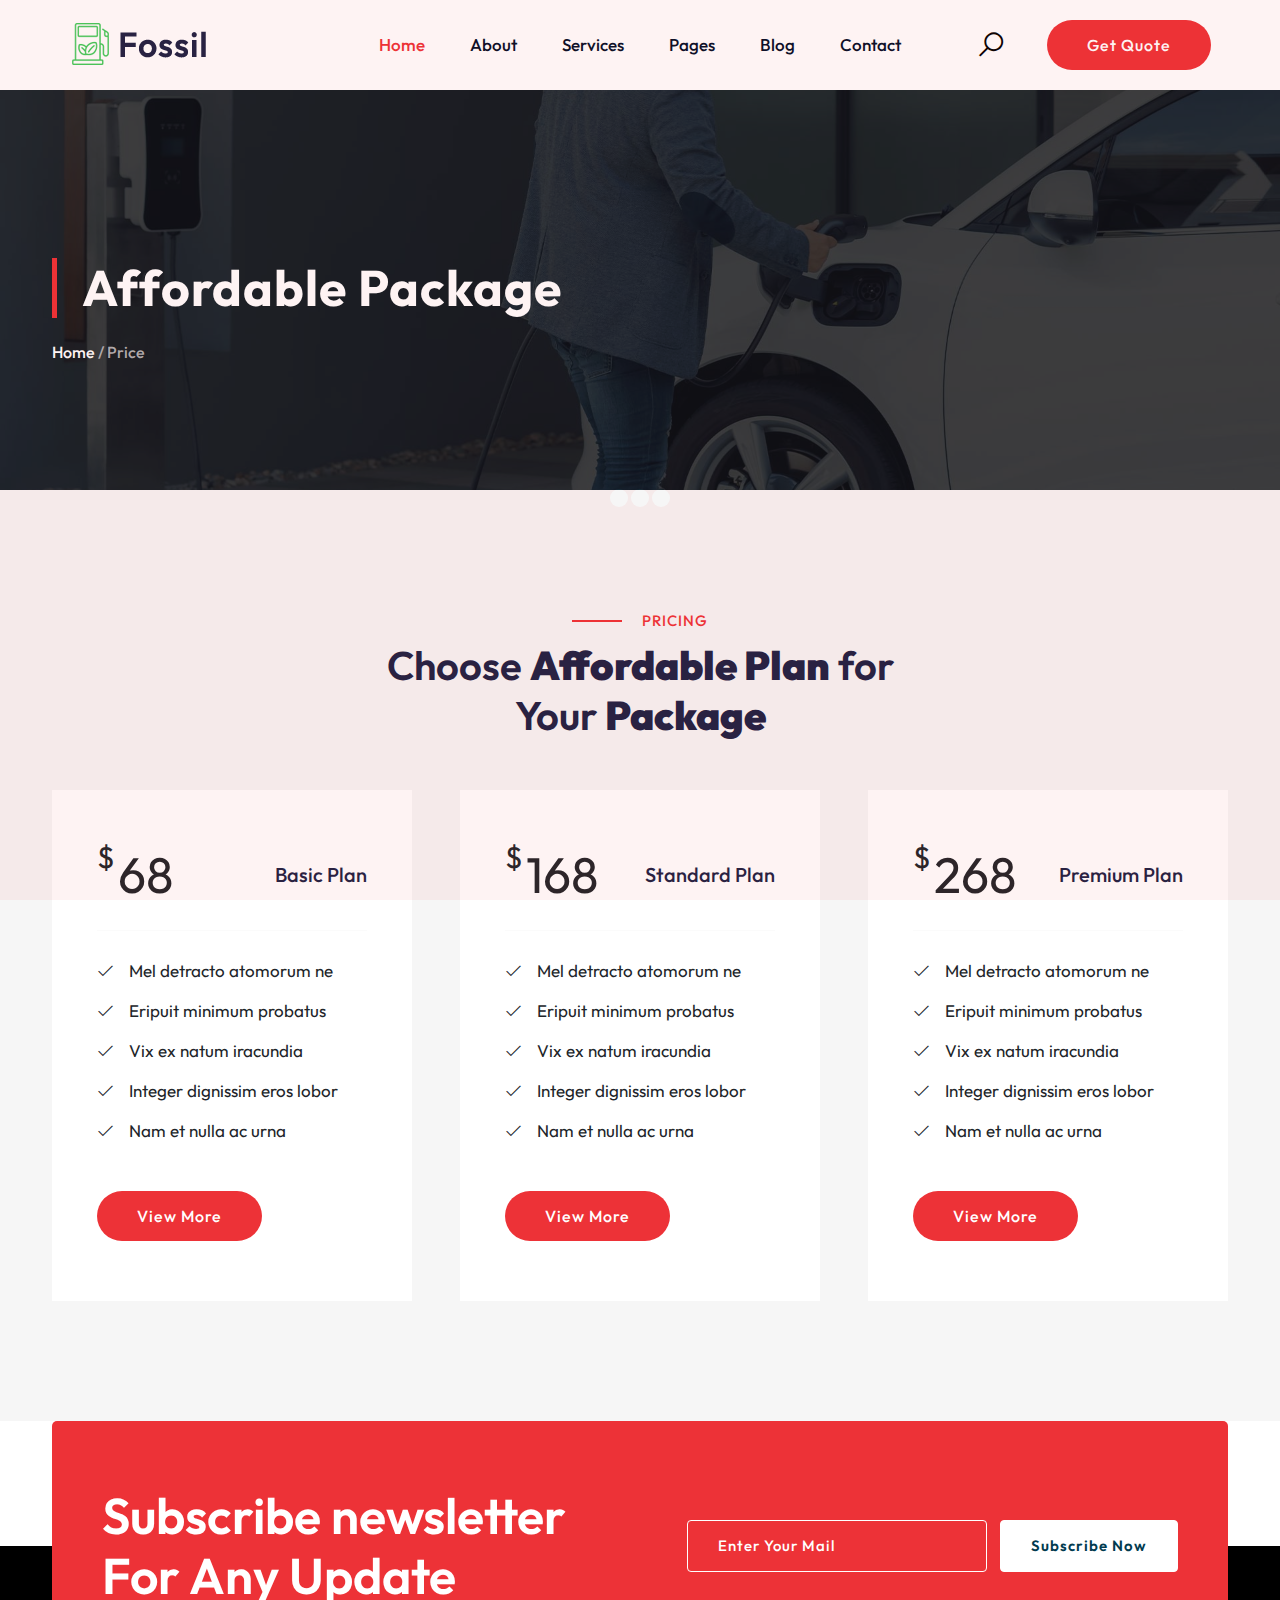
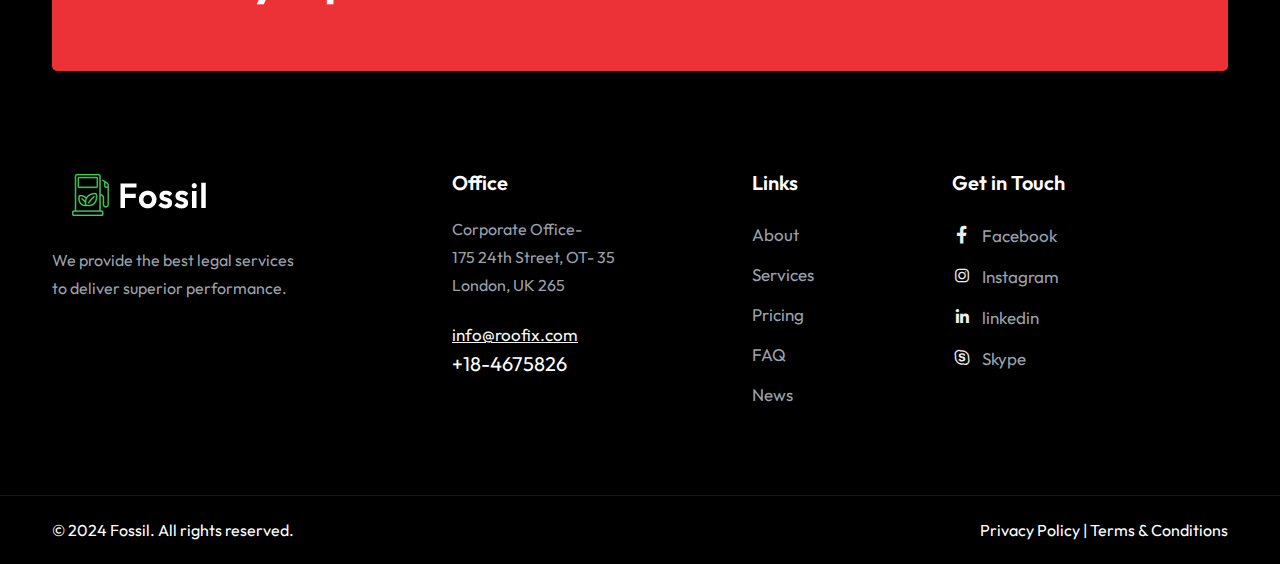
<file: templates/price.html>
<!DOCTYPE html>
 <html lang="en">

 
<!-- Mirrored from capricorn-theme.com/html/fossil/price.html by HTTrack Website Copier/3.x [XR&CO'2014], Fri, 20 Feb 2026 08:14:37 GMT -->
<head>
 	<meta charset="utf-8">
 	<meta http-equiv="X-UA-Compatible" content="IE=edge">
 	<meta name="viewport" content="width=device-width, initial-scale=1.0, user-scalable=0">

 	<title> Fossil | EV Charging & Gas Station HTML Template |ThemeForest</title>

 	<!--Favicon-->
 	<link rel="icon" href="assets/img/favicon.png" type="image/jpg" />
 	<!-- Bootstrap CSS -->
 	<link href="assets/css/bootstrap.min.css" rel="stylesheet">
 	<!-- Font Awesome CSS-->
 	<link href="assets/css/font-awesome.min.css" rel="stylesheet">
 	<!-- Line Awesome CSS -->
 	<link href="assets/css/line-awesome.min.css" rel="stylesheet">
 	<!-- Animate CSS-->
 	<link href="assets/css/animate.css" rel="stylesheet">
 	<!-- Bar Filler CSS -->
 	<link href="assets/css/barfiller.css" rel="stylesheet">
	<!-- Magnific Popup Video -->
    <link href="assets/css/magnific-popup.css" rel="stylesheet">
 	<!-- Flaticon CSS -->
 	<link href="assets/css/flaticon.css" rel="stylesheet">
 	<!-- Owl Carousel CSS -->
 	<link href="assets/css/owl.carousel.css" rel="stylesheet">
 	<!-- Style CSS -->
 	<link href="assets/css/style.css" rel="stylesheet">
 	<!-- Responsive CSS -->
 	<link href="assets/css/responsive.css" rel="stylesheet">

 	<!-- jquery -->
 	<script src="assets/js/jquery-1.12.4.min.js"></script>


 </head>

 <body>

 	<!-- Pre-Loader -->
 	<div id="loader">
 		<div class="loading">
 			<div class="spinner">
 				<div class="bounce1"></div>
 				<div class="bounce2"></div>
 				<div class="bounce3"></div>
 			</div>
 		</div>
 	</div>

 	<!-- Header Area -->

 	<header class="header-area">
		<div class="sticky-area">
			<div class="navigation">
				<div class="container">
					<div class="row align-items-center">
						<div class="col-lg-3">
							<div class="logo">
								<a class="navbar-brand" href="index-2.html"><img src="assets/img/logo.png" alt=""></a>
							</div>
						</div>
						<div class="col-lg-6">
							<div class="main-menu">
								<nav class="navbar navbar-expand-lg">
									<button class="navbar-toggler" type="button" data-bs-toggle="collapse" data-bs-target="#navbarSupportedContent" aria-controls="navbarSupportedContent" aria-expanded="false" aria-label="Toggle navigation">
										<span class="navbar-toggler-icon"></span>
										<span class="navbar-toggler-icon"></span>
										<span class="navbar-toggler-icon"></span>
									</button>

									<div class="collapse navbar-collapse justify-content-center" id="navbarSupportedContent">
										<ul class="navbar-nav">
											<li class="nav-item">
												<a class="nav-link active" href="#">Home
													<span class="sub-nav-toggler">
													</span>
												</a>
												<ul class="sub-menu">
													<li><a href="index-2.html">Home-1</a></li>
													<li><a href="index-3.html">Home-2</a></li>
													<li><a href="index-4.html">Home-3</a></li>
												</ul>
											</li>

											<li class="nav-item">
												<a class="nav-link" href="about.html">About</a>
											</li>

											<li class="nav-item">
												<a class="nav-link" href="#">Services
													<span class="sub-nav-toggler">
													</span>
												</a>
												<ul class="sub-menu">
													<li><a href="services.html">Services</a></li>
													<li><a href="single-service.html">Service Details</a></li>
												</ul>

											</li>

											<li class="nav-item">
												<a class="nav-link" href="#">Pages
													<span class="sub-nav-toggler">
													</span>
												</a>
												<ul class="sub-menu">
													<li><a href="choose-us.html">Why Choose Us</a></li>
													<li><a href="team.html">Our Team</a></li>
													<li><a href="price.html">Pricing</a></li>
													<li><a href="faq.html">FAQ</a></li>
												</ul>
											</li>

											<li class="nav-item">
												<a class="nav-link" href="#">Blog
													<span class="sub-nav-toggler">
													</span>
												</a>
												<ul class="sub-menu">													
													<li><a href="blog.html">Blog</a></li>
													<li><a href="single-blog.html">Blog Details</a></li>
												</ul>
											</li>
											<li class="nav-item">
												<a class="nav-link" href="contact.html">Contact</a>
											</li>
										</ul>

									</div>
								</nav>
							</div>
						</div>
						<div class="col-lg-3">
							<div class="header-right-content">
							   
								<div class="search-box">
									<button class="search-btn"><i class="la la-search"></i></button>
								</div>
								<a href="price.html" class="main-btn">Get Quote</a>
							</div>
						</div>
					</div>
				</div>
			</div>
		</div>
		<!-- Search Dropdown Area -->

		<div class="search-popup">
			<span class="search-back-drop"></span>

			<div class="search-inner">
				<div class="auto-container">
					<div class="upper-text">
						<div class="text">Search for anything.</div>
						<button class="close-search"><span class="la la-times"></span></button>
					</div>

					<form method="post" action="https://capricorn-theme.com/html/fossil/index.html">
						<div class="form-group">
							<input type="search" name="search-field" value="" placeholder="Search..." required="">
							<button type="submit"><i class="la la-search"></i></button>
						</div>
					</form>
				</div>
			</div>
		</div>
	</header>

 	<!-- Breadcroumb Area -->

 	<div class="breadcroumb-area bread-bg">
 		<div class="container">
 			<div class="row">
 				<div class="col-lg-12">
 					<div class="breadcroumb-title">
 						<h1>Affordable Package</h1>
 						<h6><a href="index-2.html">Home</a> / Price</h6>
 					</div>
 				</div>
 			</div>
 		</div>
 	</div>

 	<!-- Pricing Section -->

	 <div class="pricing-section gray-bg section-padding pb-60">
        <div class="container">
			<div class="row">
				<div class="col-lg-8 offset-lg-2 text-center">
					<div class="section-title">
						<h6>Pricing</h6>
						<h2>Choose <b> Affordable Plan</b> for <br>Your <b>Package</b></h2>
					</div>
				</div>
			</div>
            <div class="row gx-5 mt-40">
                <div class="col-xl-4- col-lg-4 col-md-6">
                    <div class="single-price-item">
                        <div class="price-inner">
                            <div class="price-amount">
                                <span class="currency">$</span>
                                <span class="value">68</span>
                            </div>
                            <div class="price-titte">
                                <h5>Basic Plan</h5>
                            </div>
                        </div>
                        <hr>
                        <div class="price-feature">
                            <ul>                                
                                <li><i class="las la-check"></i>Mel detracto atomorum ne</li>
                                <li><i class="las la-check"></i>Eripuit minimum probatus</li>
                                <li><i class="las la-check"></i>Vix ex natum iracundia</li>                                
                                <li><i class="las la-check"></i>Integer dignissim eros lobor</li>                                
                                <li><i class="las la-check"></i>Nam et nulla ac urna</li>                                                                                         
                            </ul>
                        </div>
                        <div class="price-btn">
                            <a href="#" class="main-btn">View More</a>
                        </div>
                    </div>
                </div>
                <div class="col-xl-4- col-lg-4 col-md-6">
                    <div class="single-price-item active">
                        <div class="price-inner">
                            <div class="price-amount">
                                <span class="currency">$</span>
                                <span class="value">168</span>
                            </div>
                            <div class="price-titte">
                                <h5>Standard Plan</h5>
                            </div>
                        </div>
                        <hr>
                        <div class="price-feature">
                            <ul>                                
                                <li><i class="las la-check"></i>Mel detracto atomorum ne</li>
                                <li><i class="las la-check"></i>Eripuit minimum probatus</li>
                                <li><i class="las la-check"></i>Vix ex natum iracundia</li>                                
                                <li><i class="las la-check"></i>Integer dignissim eros lobor</li>                                
                                <li><i class="las la-check"></i>Nam et nulla ac urna</li>                                                                
                            </ul>
                        </div>
                        <div class="price-btn">
                            <a href="#" class="main-btn">View More</a>
                        </div>
                    </div>
                </div>
                <div class="col-xl-4- col-lg-4 col-md-6">
                    <div class="single-price-item">
                        <div class="price-inner">
                            <div class="price-amount">
                                <span class="currency">$</span>
                                <span class="value">268</span>
                            </div>
                            <div class="price-titte">
                                <h5>Premium Plan</h5>
                            </div>
                        </div>
                        <hr>
                        <div class="price-feature">
                            <ul>                                
                                <li><i class="las la-check"></i>Mel detracto atomorum ne</li>
                                <li><i class="las la-check"></i>Eripuit minimum probatus</li>
                                <li><i class="las la-check"></i>Vix ex natum iracundia</li>                                
                                <li><i class="las la-check"></i>Integer dignissim eros lobor</li>                                
                                <li><i class="las la-check"></i>Nam et nulla ac urna</li>                                                                                         
                            </ul>
                        </div>
                        <div class="price-btn">
                            <a href="#" class="main-btn">View More</a>
                        </div>
                    </div>
                </div>
            </div>
        </div>
    </div>

		<!-- Newsletter Section  -->
		<div class="newsletter-section">
			<div class="container">
				<div class="newsletter-content d-flex align-items-center justify-content-between">
					<div class="section-title">
						<h2 class="text-white">Subscribe newsletter <br> For Any Update</h2>
					</div>
					<div class="subscribed-form d-flex">
						<form action="#">
							<input type="email" placeholder="Enter Your Mail">
							<input type="submit" value="Subscribe Now">
						</form>
					</div>
				</div>
			</div>
		</div>

 	<!-- Footer Area -->

	<footer class="footer-area">
		<div class="container">
			<div class="footer-up">
				<div class="row gy-4">
					<div class="col-lg-4 col-md-6 col-sm-12">
						<a href="index-2.html" class="logo">
							<img src="assets/img/logo-white.png" alt="fossil-logo">
						</a>
						<p>We provide the best legal services <br> to deliver superior performance.
						</p>
					</div>
					<div class="col-lg-2 col-md-6">
						<h5>Office</h5>
						<p>Corporate Office- <br>
							175 24th Street, OT- 35
							London, UK 265
						</p>
						<div class="company-email">
							<a href="#">info@roofix.com</a>
						</div>
						<div class="phone-number">
							<p>+18-4675826</p>
						</div>

					</div>
					<div class="col-lg-2 offset-lg-1 col-md-6 com-sm-12">
						<h5>Links</h5>
						<ul>
							<li>
								<a href="about.html">About</a>
								<a href="services.html">Services</a>									
								<a href="price.html">Pricing</a>
								<a href="faq.html"> FAQ</a>
								<a href="blog.html"> News</a>
							</li>
						</ul>
					</div>
					<div class="col-lg-3 col-md-6 col-sm-12">
						<h5>Get in Touch</h5>
						<ul>
							<li>
								<div class="social-area">
									<a href="#"><i class="lab la-facebook-f"></i>Facebook</a>
									<a href="#"><i class="lab la-instagram"></i>Instagram</a>
									<a href="#"><i class="lab la-linkedin-in"></i>linkedin</a>
									<a href="#"><i class="la la-skype"></i>Skype</a>
								</div>
							</li>
						</ul>
					</div>

				</div>
			</div>
		</div>
	</footer>

	<!-- Footer Bottom Area -->

	<div class="footer-bottom">
		<div class="container">
			<div class="row justify-content-center align-items-center justify-content-center">
				<div class="col-lg-6 col-md-6 col-sm-12">
					<p class="copyright-line">© 2024 Fossil. All rights reserved.</p>
				</div>
				<div class="col-lg-6 col-md-6 col-xs-12 text-md-end">
					<p class="privacy">Privacy Policy | Terms &amp; Conditions</p>
				</div>
			</div>
		</div>
	</div>

 	<!-- Scroll Top Area -->
 	<a href="#top" class="go-top"><i class="las la-angle-up"></i></a>


 	<!-- Popper JS -->
 	<script src="assets/js/popper.min.js"></script>
 	<!-- Bootstrap JS -->
 	<script src="assets/js/bootstrap.min.js"></script>
 	<!-- Wow JS -->
 	<script src="assets/js/wow.min.js"></script>
 	<!-- Way Points JS -->
 	<script src="assets/js/jquery.waypoints.min.js"></script>
 	<!-- Counter Up JS -->
 	<script src="assets/js/jquery.counterup.min.js"></script>
 	<!-- Owl Carousel JS -->
 	<script src="assets/js/owl.carousel.min.js"></script>
 	<!-- Magnific Popup JS -->
 	<script src="assets/js/magnific-popup.min.js"></script>
 	<!-- Sticky JS -->
 	<script src="assets/js/jquery.sticky.js"></script>
 	<!-- Progress Bar JS -->
 	<script src="assets/js/jquery.barfiller.js"></script>
 	<!-- Main JS -->
 	<script src="assets/js/main.js"></script>

 </body>

 
<!-- Mirrored from capricorn-theme.com/html/fossil/price.html by HTTrack Website Copier/3.x [XR&CO'2014], Fri, 20 Feb 2026 08:14:37 GMT -->
</html>
</file>
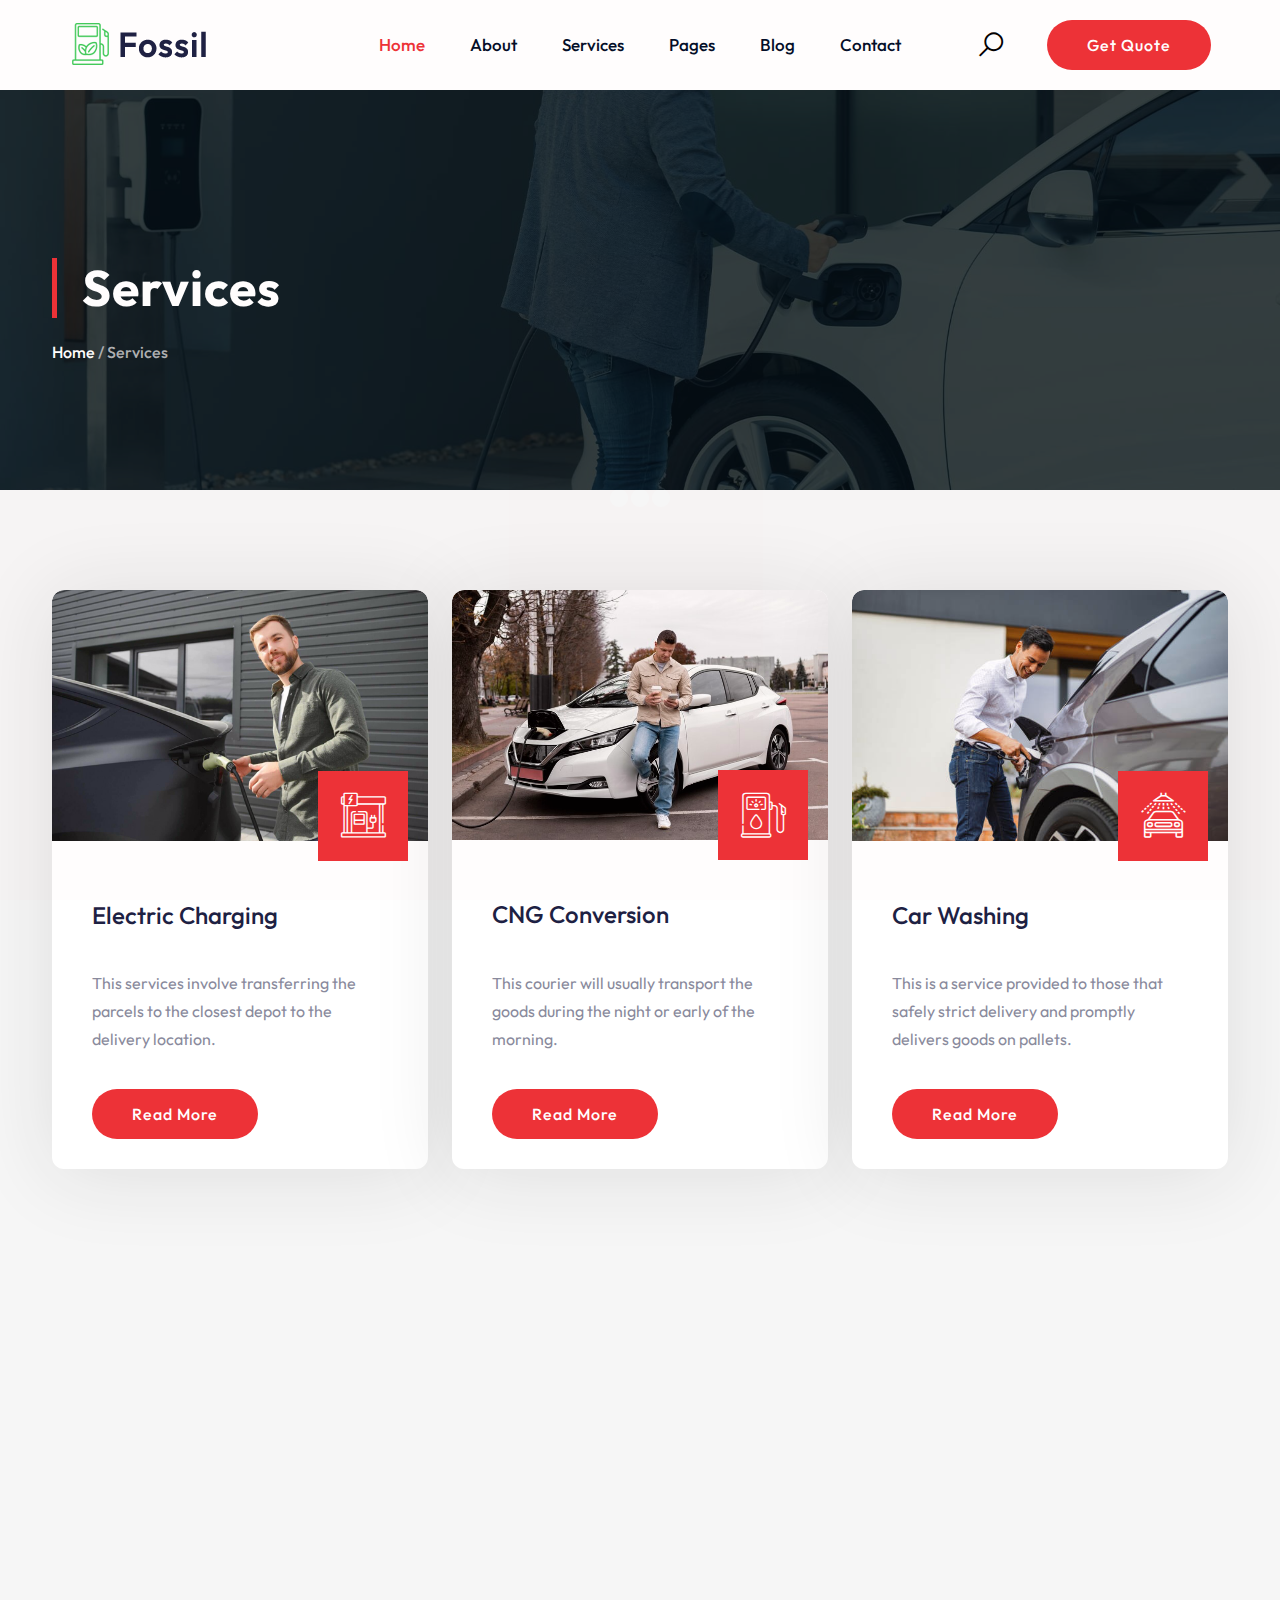
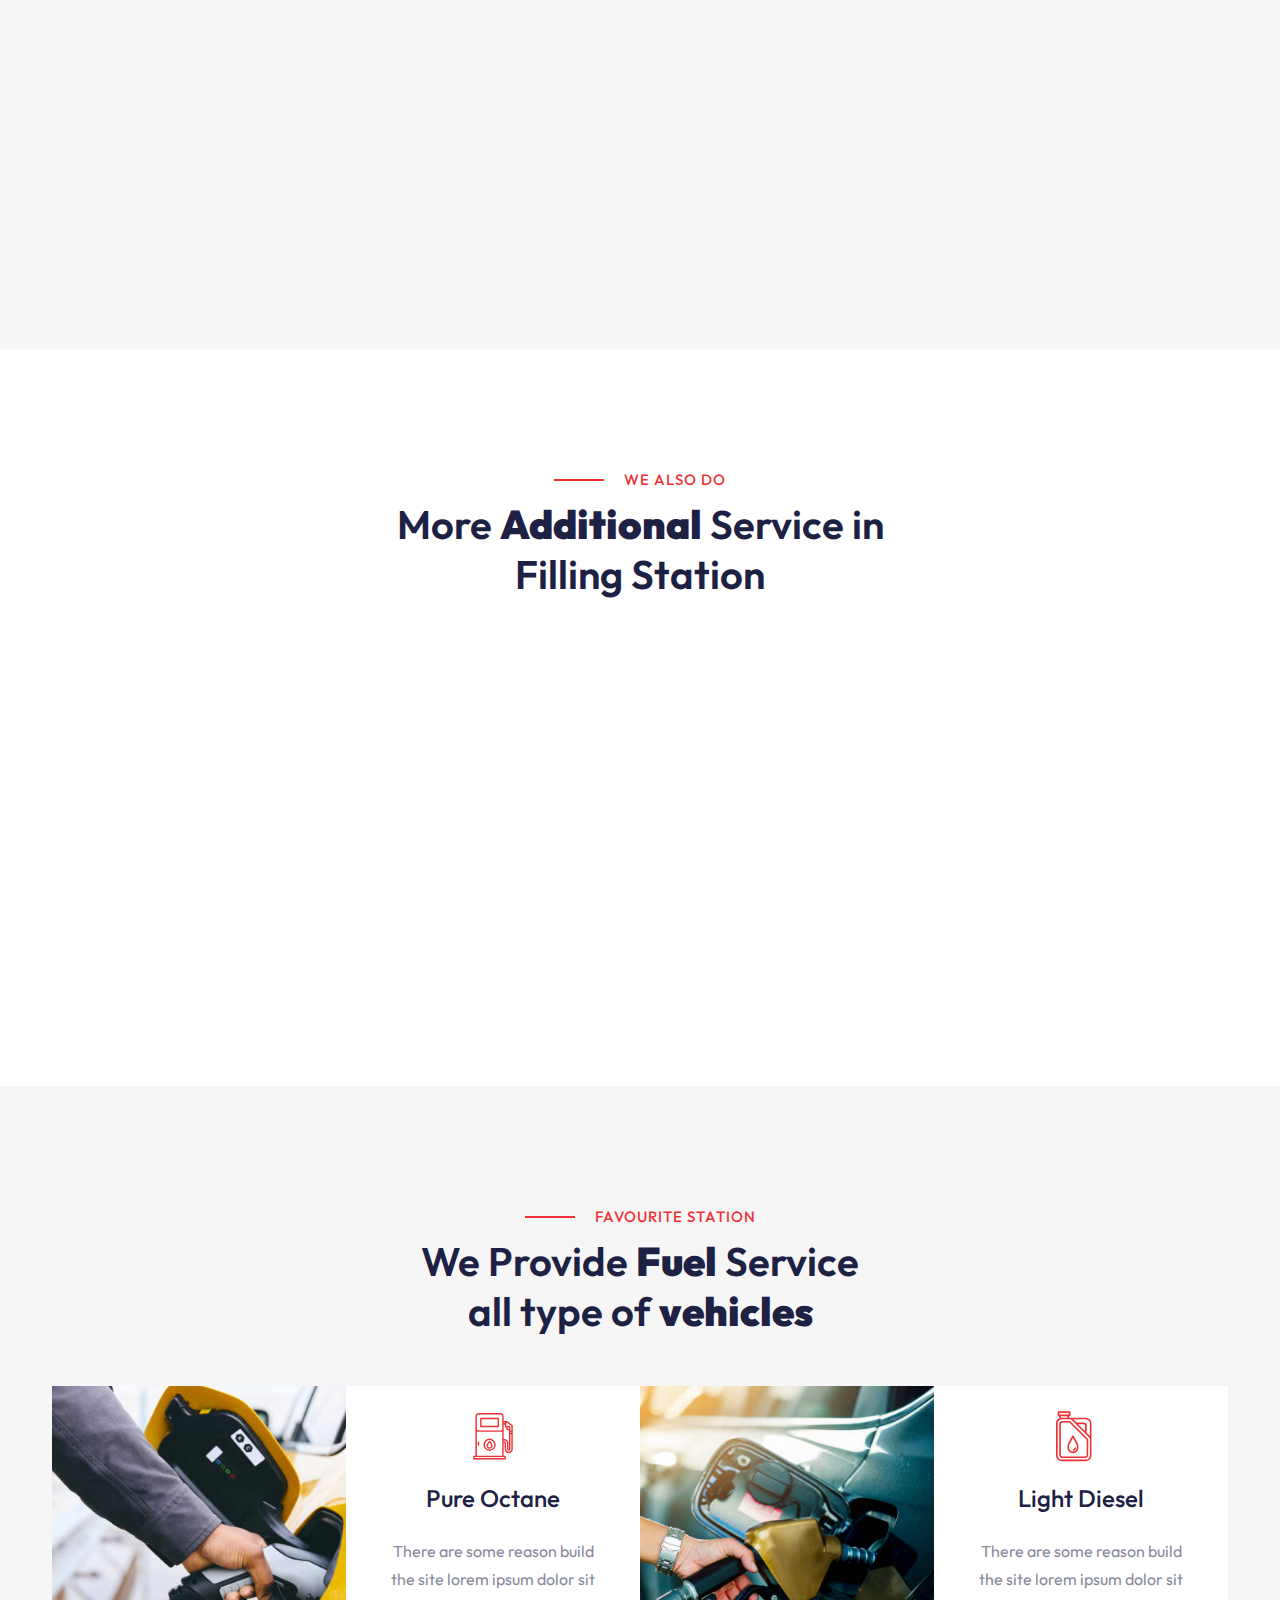
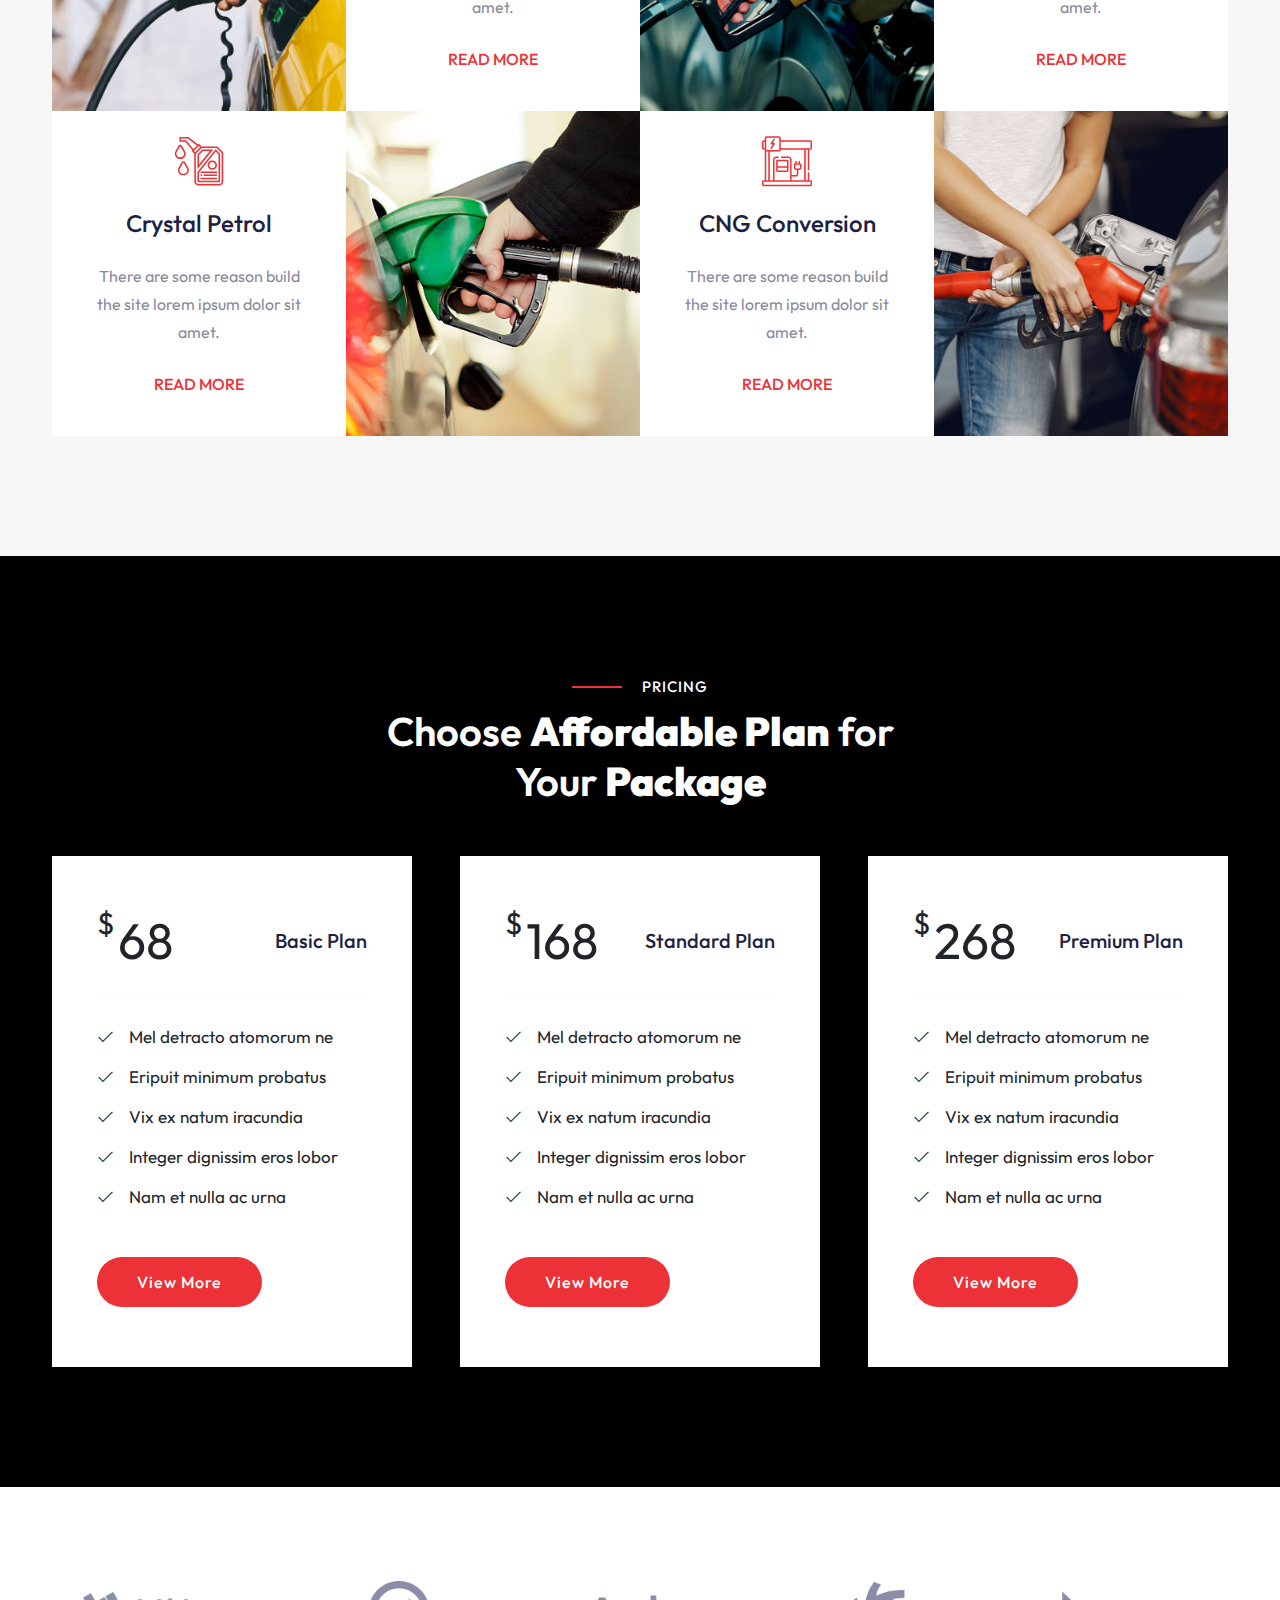
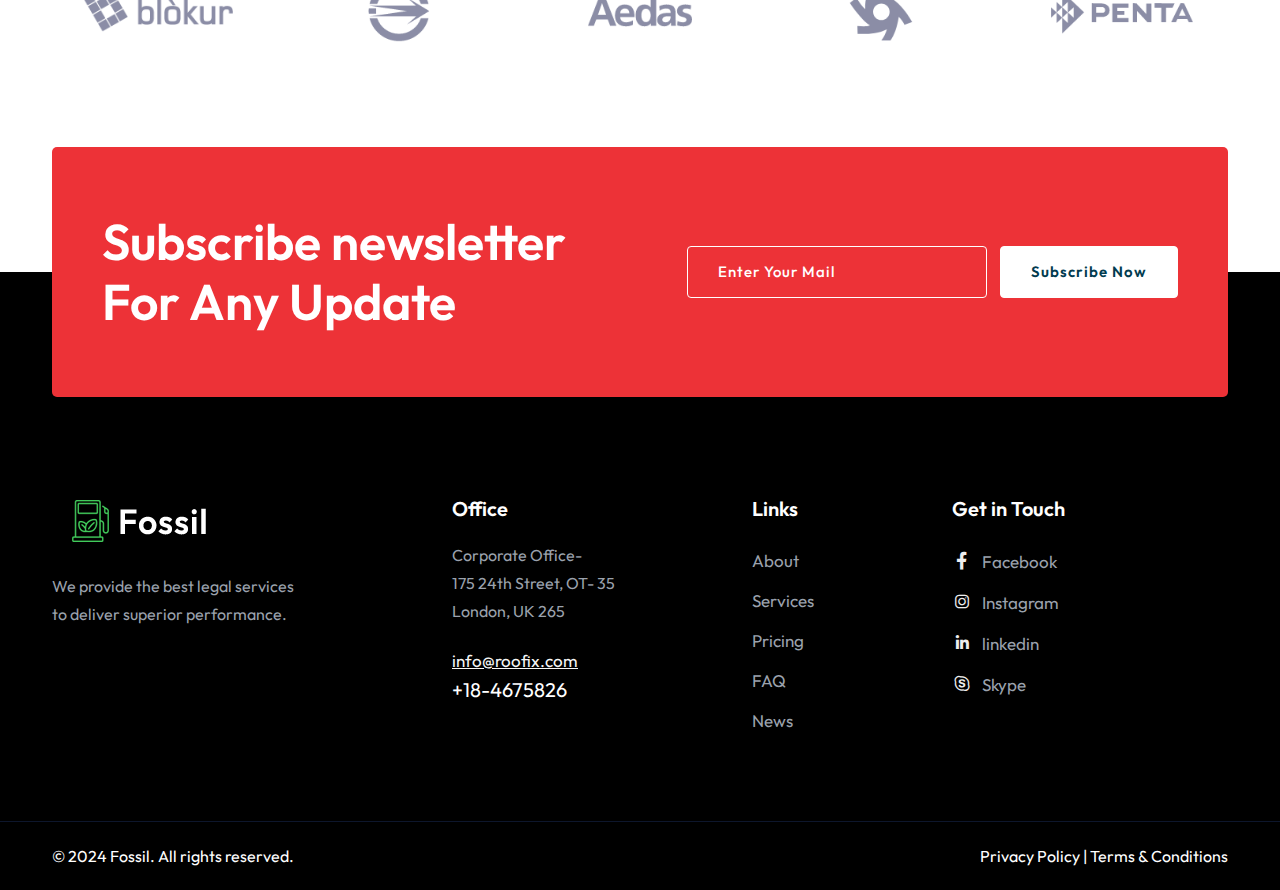
<file: templates/services.html>
<!DOCTYPE html>
 <html lang="en">

 
<!-- Mirrored from capricorn-theme.com/html/fossil/services.html by HTTrack Website Copier/3.x [XR&CO'2014], Fri, 20 Feb 2026 08:13:55 GMT -->
<head>
 	<meta charset="utf-8">
 	<meta http-equiv="X-UA-Compatible" content="IE=edge">
 	<meta name="viewport" content="width=device-width, initial-scale=1.0, user-scalable=0">

 	<title> Fossil | EV Charging & Gas Station HTML Template |ThemeForest</title>

 	<!--Favicon-->
 	<link rel="icon" href="assets/img/favicon.png" type="image/jpg" />
 	<!-- Bootstrap CSS -->
 	<link href="assets/css/bootstrap.min.css" rel="stylesheet">
 	<!-- Font Awesome CSS-->
 	<link href="assets/css/font-awesome.min.css" rel="stylesheet">
 	<!-- Line Awesome CSS -->
 	<link href="assets/css/line-awesome.min.css" rel="stylesheet">
 	<!-- Animate CSS-->
 	<link href="assets/css/animate.css" rel="stylesheet">
 	<!-- Bar Filler CSS -->
 	<link href="assets/css/barfiller.css" rel="stylesheet">
	<!-- Magnific Popup Video -->
    <link href="assets/css/magnific-popup.css" rel="stylesheet">
 	<!-- Flaticon CSS -->
 	<link href="assets/css/flaticon.css" rel="stylesheet">
 	<!-- Owl Carousel CSS -->
 	<link href="assets/css/owl.carousel.css" rel="stylesheet">
 	<!-- Style CSS -->
 	<link href="assets/css/style.css" rel="stylesheet">
 	<!-- Responsive CSS -->
 	<link href="assets/css/responsive.css" rel="stylesheet">

 	<!-- jquery -->
 	<script src="assets/js/jquery-1.12.4.min.js"></script>


 </head>

 <body>

 	<!-- Pre-Loader -->
 	<div id="loader">
 		<div class="loading">
 			<div class="spinner">
 				<div class="bounce1"></div>
 				<div class="bounce2"></div>
 				<div class="bounce3"></div>
 			</div>
 		</div>
 	</div>


 	<!-- Header Area -->

 	<header class="header-area">
		<div class="sticky-area">
			<div class="navigation">
				<div class="container">
					<div class="row align-items-center">
						<div class="col-lg-3">
							<div class="logo">
								<a class="navbar-brand" href="index-2.html"><img src="assets/img/logo.png" alt=""></a>
							</div>
						</div>
						<div class="col-lg-6">
							<div class="main-menu">
								<nav class="navbar navbar-expand-lg">
									<button class="navbar-toggler" type="button" data-bs-toggle="collapse" data-bs-target="#navbarSupportedContent" aria-controls="navbarSupportedContent" aria-expanded="false" aria-label="Toggle navigation">
										<span class="navbar-toggler-icon"></span>
										<span class="navbar-toggler-icon"></span>
										<span class="navbar-toggler-icon"></span>
									</button>

									<div class="collapse navbar-collapse justify-content-center" id="navbarSupportedContent">
										<ul class="navbar-nav">
											<li class="nav-item">
												<a class="nav-link active" href="#">Home
													<span class="sub-nav-toggler">
													</span>
												</a>
												<ul class="sub-menu">
													<li><a href="index-2.html">Home-1</a></li>
													<li><a href="index-3.html">Home-2</a></li>
													<li><a href="index-4.html">Home-3</a></li>
												</ul>
											</li>

											<li class="nav-item">
												<a class="nav-link" href="about.html">About</a>
											</li>

											<li class="nav-item">
												<a class="nav-link" href="#">Services
													<span class="sub-nav-toggler">
													</span>
												</a>
												<ul class="sub-menu">
													<li><a href="services.html">Services</a></li>
													<li><a href="single-service.html">Service Details</a></li>
												</ul>

											</li>

											<li class="nav-item">
												<a class="nav-link" href="#">Pages
													<span class="sub-nav-toggler">
													</span>
												</a>
												<ul class="sub-menu">
													<li><a href="choose-us.html">Why Choose Us</a></li>
													<li><a href="team.html">Our Team</a></li>
													<li><a href="price.html">Pricing</a></li>
													<li><a href="faq.html">FAQ</a></li>
												</ul>
											</li>

											<li class="nav-item">
												<a class="nav-link" href="#">Blog
													<span class="sub-nav-toggler">
													</span>
												</a>
												<ul class="sub-menu">													
													<li><a href="blog.html">Blog</a></li>
													<li><a href="single-blog.html">Blog Details</a></li>
												</ul>
											</li>
											<li class="nav-item">
												<a class="nav-link" href="contact.html">Contact</a>
											</li>
										</ul>

									</div>
								</nav>
							</div>
						</div>
						<div class="col-lg-3">
							<div class="header-right-content">
							   
								<div class="search-box">
									<button class="search-btn"><i class="la la-search"></i></button>
								</div>
								<a href="price.html" class="main-btn">Get Quote</a>
							</div>
						</div>
					</div>
				</div>
			</div>
		</div>
		<!-- Search Dropdown Area -->

		<div class="search-popup">
			<span class="search-back-drop"></span>

			<div class="search-inner">
				<div class="auto-container">
					<div class="upper-text">
						<div class="text">Search for anything.</div>
						<button class="close-search"><span class="la la-times"></span></button>
					</div>

					<form method="post" action="https://capricorn-theme.com/html/fossil/index.html">
						<div class="form-group">
							<input type="search" name="search-field" value="" placeholder="Search..." required="">
							<button type="submit"><i class="la la-search"></i></button>
						</div>
					</form>
				</div>
			</div>
		</div>
	</header>

 	<!-- Breadcroumb Area -->

 	<div class="breadcroumb-area bread-bg">
 		<div class="container">
 			<div class="row">
 				<div class="col-lg-12">
 					<div class="breadcroumb-title">
 						<h1>Services</h1>
 						<h6><a href="index-2.html">Home</a> / Services</h6>
 					</div>
 				</div>
 			</div>
 		</div>
 	</div>

	<!-- Service Section  -->

    <div class="service-area gray-bg service-3 section-padding pt-100">
        <div class="container">            
            <div class="row">
				<div class="col-xl-4 col-lg-4 col-md-6 mb-30">
					<div class="service-single wow fadeInLeft animated" data-wow-delay="100ms">
						<div class="service-img-wrap">
							<div class="service-thumb">
								<img src="assets/img/service/3-1.jpg" alt="">
							</div>
							<div class="services_icon">
								<i class="flaticon-charging-station"></i>
							</div>
						</div>
						
						<div class="service-content">
							<h4>Electric Charging</h4>                        
							<p>
								This services involve transferring the parcels to the closest depot to the delivery location.
							</p>                        
							<a class="main-btn primary" href="single-service.html">Read More</a>
						</div>
					</div>
				</div>
                
				<div class="col-xl-4 col-lg-4 col-md-6 mb-30">
					<div class="service-single wow fadeInLeft animated" data-wow-delay="200ms">
						<div class="service-img-wrap">
							<div class="service-thumb">
								<img src="assets/img/service/3-2.jpg" alt="">
							</div>
							<div class="services_icon">
								<i class="flaticon-biofuel"></i>
							</div>
						</div>
						<div class="service-content">
							<h4>CNG Conversion</h4>                        
							<p>
								This courier will usually transport the goods during the night or early of the morning.
							</p>                        
							<a class="main-btn primary" href="single-service.html">Read More</a>
						</div>
					</div>
				</div>
                
				<div class="col-xl-4 col-lg-4 col-md-6 mb-30">
					<div class="service-single wow fadeInLeft animated" data-wow-delay="300ms">
						<div class="service-img-wrap">
							<div class="service-thumb">
								<img src="assets/img/service/3-3.jpg" alt="">
							</div>
							<div class="services_icon">
								<i class="flaticon-car-wash"></i>
							</div>
						</div>
						<div class="service-content">
							<h4>Car Washing</h4>                        
							<p>
								This is a service provided to those that safely strict delivery and promptly delivers goods on pallets.
							</p>
							
							<a class="main-btn primary" href="single-service.html">Read More</a>
						</div>
					</div>
				</div>
                

				<div class="col-xl-4 col-lg-4 col-md-6 mb-30">
					<div class="service-single wow fadeInLeft animated" data-wow-delay="400ms">
						<div class="service-img-wrap">
							<div class="service-thumb">
								<img src="assets/img/service/3-4.jpg" alt="">
							</div>
							<div class="services_icon">
								<i class="flaticon-petrol"></i>
							</div>
						</div>
						<div class="service-content">
							<h4>Pure Octane</h4>                        
							<p>
								This is a transport service of goods or documents from one country to another country.
							</p>                        
							<a class="main-btn primary" href="single-service.html">Read More</a>
						</div>
					</div>
				</div>
                
				<div class="col-xl-4 col-lg-4 col-md-6 mb-30">
					<div class="service-single wow fadeInLeft animated" data-wow-delay="500ms">
						<div class="service-img-wrap">
							<div class="service-thumb">
								<img src="assets/img/service/3-5.jpg" alt="">
							</div>
							<div class="services_icon">
								<i class="flaticon-diesel"></i>
							</div>
						</div>
						<div class="service-content">
							<h4>Light Diesel</h4>                        
							<p>
								This type of service will involve managed storage solutions to give companies greater control.
							</p>                        
							<a class="main-btn primary" href="single-service.html">Read More</a>
						</div>
					</div>
				</div>
                
				<div class="col-xl-4 col-lg-4 col-md-6 mb-30">
					<div class="service-single wow fadeInLeft animated" data-wow-delay="600ms">
						<div class="service-img-wrap">
							<div class="service-thumb">
								<img src="assets/img/service/3-6.jpg" alt="">
							</div>
							<div class="services_icon">
								<i class="flaticon-biofuel"></i>
							</div>
						</div>
						<div class="service-content">
							<h4>Crystal Petrol</h4>                        
							<p>
								This is a service provided to those who need urgent delivery to be sent and received on the same day.
							</p>                        
							<a class="main-btn primary" href="single-service.html">Read More</a>
						</div>
					</div>                
				</div>                
            </div>            
        </div>
    </div>

 	<!-- Extra Service -->

 	<div id="xtra" class="xtra-service-wrap section-padding">
 		<div class="container">
 			<div class="row">
 				<div class="col-lg-12 text-center ">
 					<div class="section-title">
 						<h6>We Also Do</h6>
 						<h2>More <b>Additional</b> Service in <br> Filling Station</h2>
 					</div>
 				</div>
 			</div>

 			<div class="row">
 				<div class="col-lg-3 col-md-6 col-sm-12 ">
 					<div class="xtra-serve-area mt-50 wow fadeInLeft" data-wow-delay=".3s">
 						<img src="assets/img/xtra/01.jpg" alt="">
 						<h5>Car Evacaution</h5>
 						<a href="single-service.html" class="read-more">Read More</a>
 					</div>
 				</div>
 				<div class="col-lg-3 col-md-6 col-sm-12">
 					<div class="xtra-serve-area mt-50 bg-cover wow fadeInLeft" data-wow-delay=".4s">
 						<img src="assets/img/xtra/02.jpg" alt="">
 						<h5>Emergency Charging</h5>
 						<a href="single-service.html" class="read-more">Read More</a>
 					</div>
 				</div>
 				<div class="col-lg-3 col-md-6 col-sm-12">
 					<div class="xtra-serve-area mt-50 bg-cover wow fadeInRight" data-wow-delay=".4s">
 						<img src="assets/img/xtra/03.jpg" alt="">
 						<h5>Wheels Pumping</h5>
 						<a href="single-service.html" class="read-more">Read More</a>
 					</div>
 				</div>
 				<div class="col-lg-3 col-md-6 col-sm-12">
 					<div class="xtra-serve-area mt-50 bg-cover wow fadeInRight" data-wow-delay=".3s">
 						<img src="assets/img/xtra/04.jpg" alt="">
 						<h5>Engine Repair</h5>
 						<a href="single-service.html" class="read-more">Read More</a>
 					</div>
 				</div>
 			</div>
 		</div>
 	</div>

 	<!-- Service Area -->

 	<div id="service-2" class="service-area gray-bg section-padding">
 		<div class="container">
 			<div class="row">
 				<div class="col-lg-12 text-center ">
 					<div class="section-title">
 						<h6>Favourite Station</h6>
 						<h2>We Provide <b>Fuel</b> Service <br> all type of <b>vehicles</b></h2>
 					</div>
 				</div>
 			</div>
 			<div class="row gx-0">
 				<div class="col-lg-6 col-md-12 col-sm-12">
 					<div class="single-service-wrapper mt-40">
 						<div class="row gx-0">
 							<div class="col-lg-6 col-md-6">
 								<div class="single-service-bg bg-cover">
 								</div>
 							</div>
 							<div class="col-lg-6 col-md-6">
 								<div class="single-service-area">
 									<div class="service-icon">
 										<i class="flaticon-petrol"></i>
 									</div>
 									<h5>Pure Octane</h5>
 									<p>There are some reason build the site lorem ipsum dolor sit amet.</p>
 									<a href="single-service.html" class="read-more">Read More</a>
 								</div>
 							</div>
 						</div>
 					</div>
 				</div>
 				<div class="col-lg-6 col-md-12 col-sm-12">
 					<div class="single-service-wrapper mt-40">
 						<div class="row gx-0">
 							<div class="col-lg-6 col-md-6">
 								<div class="single-service-bg service-bg-2 bg-cover">
 								</div>

 							</div>
 							<div class="col-lg-6 col-md-6">
 								<div class="single-service-area">
 									<div class="service-icon">
 										<i class="flaticon-diesel"></i>
 									</div>
 									<h5>Light Diesel</h5>
 									<p>There are some reason build the site lorem ipsum dolor sit amet.</p>
 									<a href="single-service.html" class="read-more">Read More</a>
 								</div>
 							</div>
 						</div>
 					</div>
 				</div>
 			</div>

 			<div class="row gx-0">
 				<div class="col-lg-6 col-md-12 col-sm-12">
 					<div class="single-service-wrapper">
 						<div class="row gx-0">

 							<div class="col-lg-6 col-md-6">
 								<div class="single-service-area">
 									<div class="service-icon">
 										<i class="flaticon-gasoline"></i>
 									</div>
 									<h5>Crystal Petrol</h5>
 									<p>There are some reason build the site lorem ipsum dolor sit amet.</p>
 									<a href="single-service.html" class="read-more">Read More</a>
 								</div>
 							</div>
 							<div class="col-lg-6 col-md-6">
 								<div class="single-service-bg service-bg-3 bg-cover">
 								</div>

 							</div>
 						</div>
 					</div>
 				</div>
 				<div class="col-lg-6 col-md-12 col-sm-12">
 					<div class="single-service-wrapper">
 						<div class="row gx-0">
 							<div class="col-lg-6 col-md-6">
 								<div class="single-service-area">
 									<div class="service-icon">
 										<i class="flaticon-charging-station"></i>
 									</div>
 									<h5>CNG Conversion</h5>
 									<p>There are some reason build the site lorem ipsum dolor sit amet.</p>
 									<a href="single-service.html" class="read-more">Read More</a>
 								</div>
 							</div>
 							<div class="col-lg-6 col-md-6">
 								<div class="single-service-bg service-bg-4 bg-cover">
 								</div>

 							</div>
 						</div>
 					</div>
 				</div>
 			</div>
 		</div>
 	</div>

 	<!-- Pricing Section  -->
	 <div class="pricing-section dark-bg section-padding pb-60">
        <div class="container">
			<div class="row">
				<div class="col-lg-8 offset-lg-2 text-center">
					<div class="section-title">
						<h6 class="text-white">Pricing</h6>
						<h2 class="text-white">Choose <b> Affordable Plan</b> for <br>Your <b>Package</b></h2>
					</div>
				</div>
			</div>
            <div class="row gx-5 mt-40">
                <div class="col-xl-4- col-lg-4 col-md-6">
                    <div class="single-price-item">
                        <div class="price-inner">
                            <div class="price-amount">
                                <span class="currency">$</span>
                                <span class="value">68</span>
                            </div>
                            <div class="price-titte">
                                <h5>Basic Plan</h5>
                            </div>
                        </div>
                        <hr>
                        <div class="price-feature">
                            <ul>                                
                                <li><i class="las la-check"></i>Mel detracto atomorum ne</li>
                                <li><i class="las la-check"></i>Eripuit minimum probatus</li>
                                <li><i class="las la-check"></i>Vix ex natum iracundia</li>                                
                                <li><i class="las la-check"></i>Integer dignissim eros lobor</li>                                
                                <li><i class="las la-check"></i>Nam et nulla ac urna</li>                                                                                         
                            </ul>
                        </div>
                        <div class="price-btn">
                            <a href="#" class="main-btn">View More</a>
                        </div>
                    </div>
                </div>
                <div class="col-xl-4- col-lg-4 col-md-6">
                    <div class="single-price-item active">
                        <div class="price-inner">
                            <div class="price-amount">
                                <span class="currency">$</span>
                                <span class="value">168</span>
                            </div>
                            <div class="price-titte">
                                <h5>Standard Plan</h5>
                            </div>
                        </div>
                        <hr>
                        <div class="price-feature">
                            <ul>                                
                                <li><i class="las la-check"></i>Mel detracto atomorum ne</li>
                                <li><i class="las la-check"></i>Eripuit minimum probatus</li>
                                <li><i class="las la-check"></i>Vix ex natum iracundia</li>                                
                                <li><i class="las la-check"></i>Integer dignissim eros lobor</li>                                
                                <li><i class="las la-check"></i>Nam et nulla ac urna</li>                                                                
                            </ul>
                        </div>
                        <div class="price-btn">
                            <a href="#" class="main-btn">View More</a>
                        </div>
                    </div>
                </div>
                <div class="col-xl-4- col-lg-4 col-md-6">
                    <div class="single-price-item">
                        <div class="price-inner">
                            <div class="price-amount">
                                <span class="currency">$</span>
                                <span class="value">268</span>
                            </div>
                            <div class="price-titte">
                                <h5>Premium Plan</h5>
                            </div>
                        </div>
                        <hr>
                        <div class="price-feature">
                            <ul>                                
                                <li><i class="las la-check"></i>Mel detracto atomorum ne</li>
                                <li><i class="las la-check"></i>Eripuit minimum probatus</li>
                                <li><i class="las la-check"></i>Vix ex natum iracundia</li>                                
                                <li><i class="las la-check"></i>Integer dignissim eros lobor</li>                                
                                <li><i class="las la-check"></i>Nam et nulla ac urna</li>                                                                                         
                            </ul>
                        </div>
                        <div class="price-btn">
                            <a href="#" class="main-btn">View More</a>
                        </div>
                    </div>
                </div>
            </div>
        </div>
    </div>

 	<!-- Client Section -->

 	<div class="client-area pt-50 pb-40">
		<div class="container">
			<div class="row">
				<div class="col-md-12">
					<div class="logo-carousel owl-carousel">
						<div class="single-logo-wrapper">
							<div class="logo-inner-item">
								<img src="assets/img/client/1.jpg" alt="">
							</div>
						</div>
						<div class="single-logo-wrapper">
							<div class="logo-inner-item">
								<img src="assets/img/client/2.jpg" alt="">
							</div>
						</div>
						<div class="single-logo-wrapper">
							<div class="logo-inner-item">
								<img src="assets/img/client/3.jpg" alt="">
							</div>
						</div>
						<div class="single-logo-wrapper">
							<div class="logo-inner-item">
								<img src="assets/img/client/4.jpg" alt="">
							</div>
						</div>
						<div class="single-logo-wrapper">
							<div class="logo-inner-item">
								<img src="assets/img/client/5.jpg" alt="">
							</div>
						</div>
						<div class="single-logo-wrapper">
							<div class="logo-inner-item">
								<img src="assets/img/client/6.jpg" alt="">
							</div>
						</div>
						<div class="single-logo-wrapper">
							<div class="logo-inner-item">
								<img src="assets/img/client/7.jpg" alt="">
							</div>
						</div>
					</div>
				</div>
			</div>
		</div>
	</div>

	<!-- Newsletter Section  -->
	<div class="newsletter-section">
		<div class="container">
			<div class="newsletter-content d-flex align-items-center justify-content-between">
				<div class="section-title">
					<h2 class="text-white">Subscribe newsletter <br> For Any Update</h2>
				</div>
				<div class="subscribed-form d-flex">
					<form action="#">
						<input type="email" placeholder="Enter Your Mail">
						<input type="submit" value="Subscribe Now">
					</form>
				</div>
			</div>
		</div>
	</div>

 	<!-- Footer Area -->

	 <footer class="footer-area">
		<div class="container">
			<div class="footer-up">
				<div class="row gy-4">
					<div class="col-lg-4 col-md-6 col-sm-12">
						<a href="index-2.html" class="logo">
							<img src="assets/img/logo-white.png" alt="fossil-logo">
						</a>
						<p>We provide the best legal services <br> to deliver superior performance.
						</p>
					</div>
					<div class="col-lg-2 col-md-6">
						<h5>Office</h5>
						<p>Corporate Office- <br>
							175 24th Street, OT- 35
							London, UK 265
						</p>
						<div class="company-email">
							<a href="#">info@roofix.com</a>
						</div>
						<div class="phone-number">
							<p>+18-4675826</p>
						</div>

					</div>
					<div class="col-lg-2 offset-lg-1 col-md-6 com-sm-12">
						<h5>Links</h5>
						<ul>
							<li>
								<a href="about.html">About</a>
								<a href="services.html">Services</a>									
								<a href="price.html">Pricing</a>
								<a href="faq.html"> FAQ</a>
								<a href="blog.html"> News</a>
							</li>
						</ul>
					</div>
					<div class="col-lg-3 col-md-6 col-sm-12">
						<h5>Get in Touch</h5>
						<ul>
							<li>
								<div class="social-area">
									<a href="#"><i class="lab la-facebook-f"></i>Facebook</a>
									<a href="#"><i class="lab la-instagram"></i>Instagram</a>
									<a href="#"><i class="lab la-linkedin-in"></i>linkedin</a>
									<a href="#"><i class="la la-skype"></i>Skype</a>
								</div>
							</li>
						</ul>
					</div>

				</div>
			</div>
		</div>
	</footer>

	<!-- Footer Bottom Area -->

	<div class="footer-bottom">
		<div class="container">
			<div class="row justify-content-center align-items-center justify-content-center">
				<div class="col-lg-6 col-md-6 col-sm-12">
					<p class="copyright-line">© 2024 Fossil. All rights reserved.</p>
				</div>
				<div class="col-lg-6 col-md-6 col-xs-12 text-md-end">
					<p class="privacy">Privacy Policy | Terms &amp; Conditions</p>
				</div>
			</div>
		</div>
	</div>

 	<!-- Scroll Top Area -->
 	<a href="#top" class="go-top"><i class="las la-angle-up"></i></a>


 	<!-- Popper JS -->
 	<script src="assets/js/popper.min.js"></script>
 	<!-- Bootstrap JS -->
 	<script src="assets/js/bootstrap.min.js"></script>
 	<!-- Wow JS -->
 	<script src="assets/js/wow.min.js"></script>
 	<!-- Way Points JS -->
 	<script src="assets/js/jquery.waypoints.min.js"></script>
 	<!-- Counter Up JS -->
 	<script src="assets/js/jquery.counterup.min.js"></script>
 	<!-- Owl Carousel JS -->
 	<script src="assets/js/owl.carousel.min.js"></script>
 	<!-- Magnific Popup JS -->
 	<script src="assets/js/magnific-popup.min.js"></script>
 	<!-- Sticky JS -->
 	<script src="assets/js/jquery.sticky.js"></script>
 	<!-- Progress Bar JS -->
 	<script src="assets/js/jquery.barfiller.js"></script>
 	<!-- Main JS -->
 	<script src="assets/js/main.js"></script>

 </body>

 
<!-- Mirrored from capricorn-theme.com/html/fossil/services.html by HTTrack Website Copier/3.x [XR&CO'2014], Fri, 20 Feb 2026 08:13:55 GMT -->
</html>
</file>
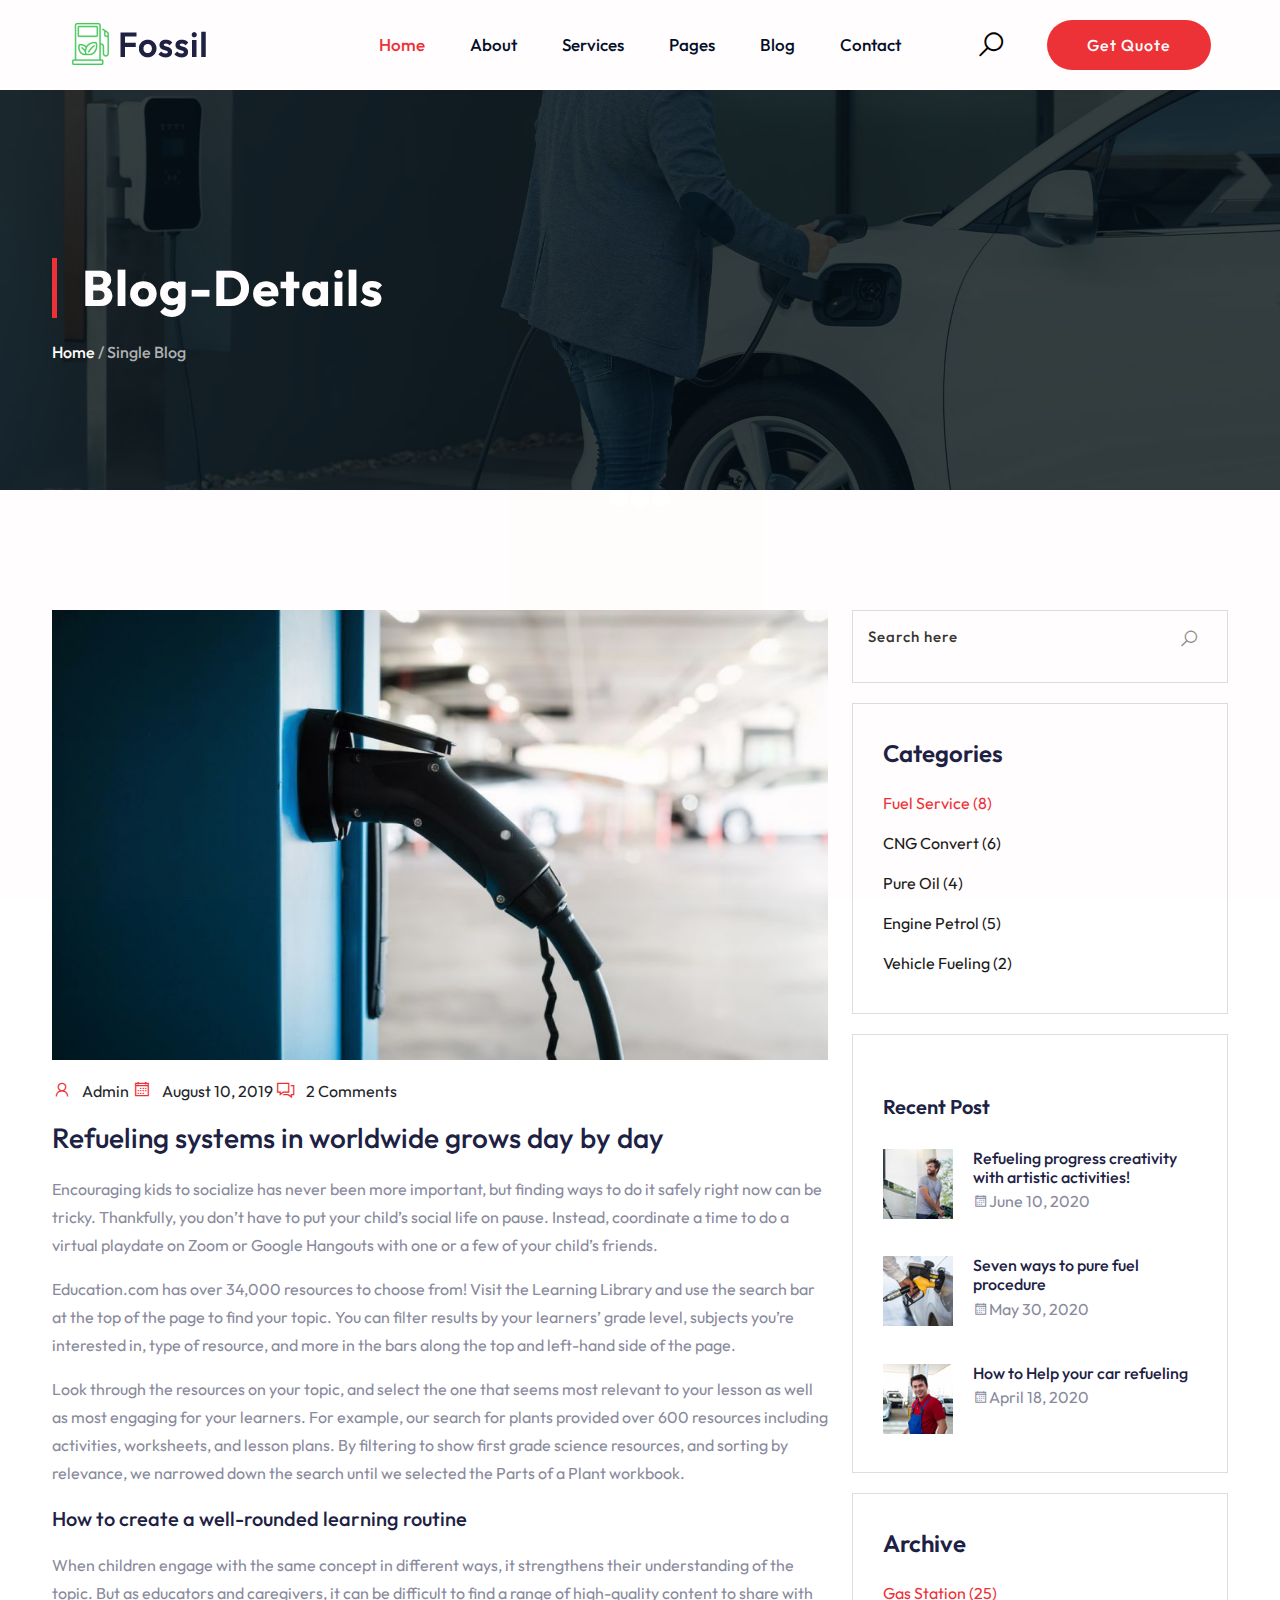
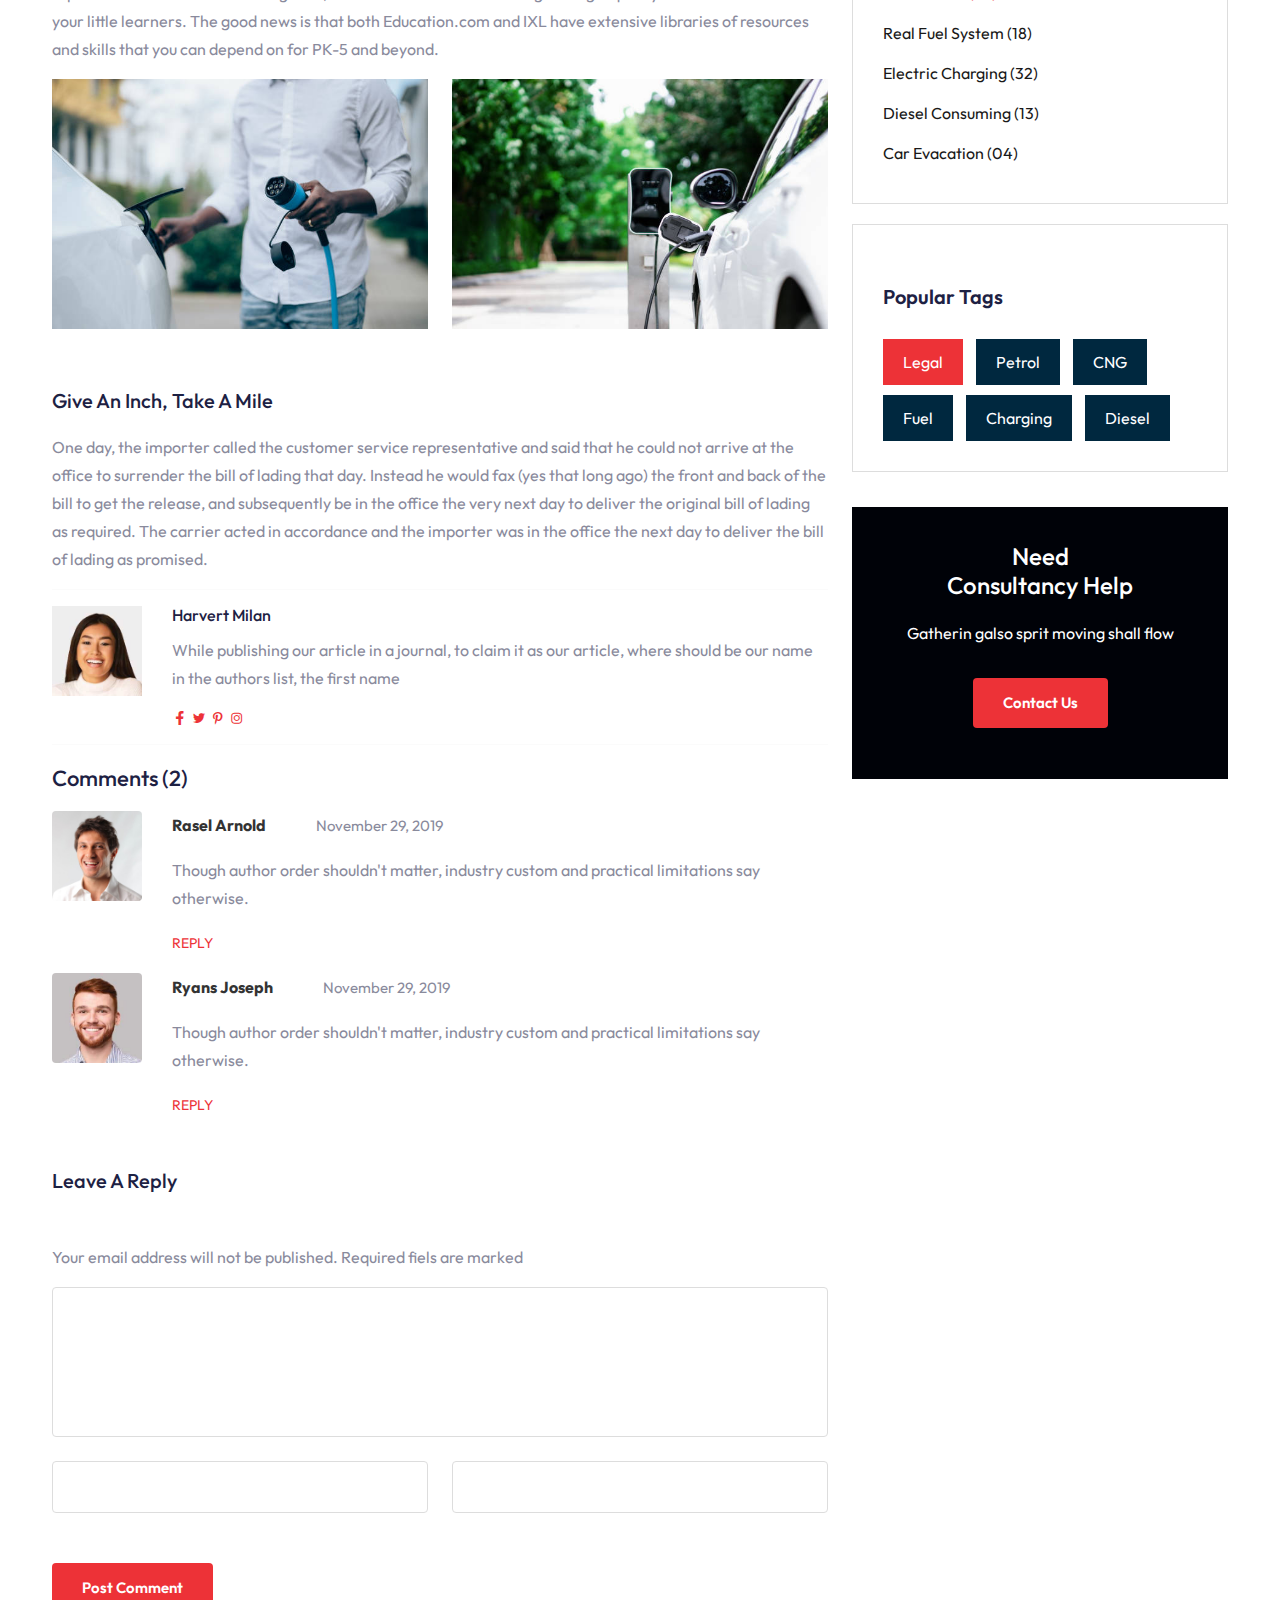
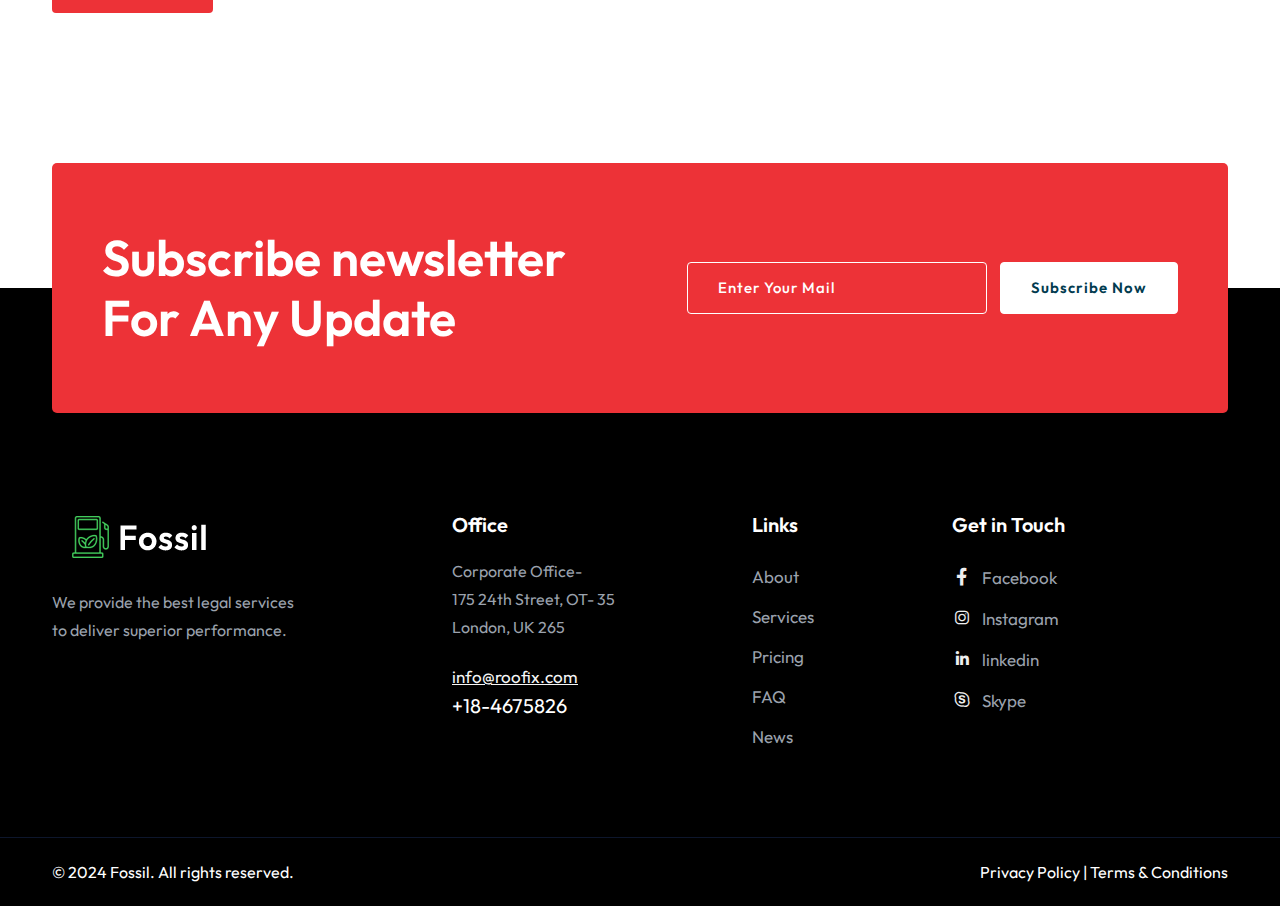
<file: templates/single-blog.html>
<!DOCTYPE html>
 <html lang="en">

 
<!-- Mirrored from capricorn-theme.com/html/fossil/single-blog.html by HTTrack Website Copier/3.x [XR&CO'2014], Fri, 20 Feb 2026 08:14:49 GMT -->
<head>
 	<meta charset="utf-8">
 	<meta http-equiv="X-UA-Compatible" content="IE=edge">
 	<meta name="viewport" content="width=device-width, initial-scale=1.0, user-scalable=0">

 	<title> Fossil | EV Charging & Gas Station HTML Template |ThemeForest</title>

 	<!--Favicon-->
 	<link rel="icon" href="assets/img/favicon.png" type="image/jpg" />
 	<!-- Bootstrap CSS -->
 	<link href="assets/css/bootstrap.min.css" rel="stylesheet">
 	<!-- Font Awesome CSS-->
 	<link href="assets/css/font-awesome.min.css" rel="stylesheet">
 	<!-- Line Awesome CSS -->
 	<link href="assets/css/line-awesome.min.css" rel="stylesheet">
 	<!-- Animate CSS-->
 	<link href="assets/css/animate.css" rel="stylesheet">
 	<!-- Bar Filler CSS -->
 	<link href="assets/css/barfiller.css" rel="stylesheet">
	<!-- Magnific Popup Video -->
    <link href="assets/css/magnific-popup.css" rel="stylesheet">
 	<!-- Flaticon CSS -->
 	<link href="assets/css/flaticon.css" rel="stylesheet">
 	<!-- Owl Carousel CSS -->
 	<link href="assets/css/owl.carousel.css" rel="stylesheet">
 	<!-- Style CSS -->
 	<link href="assets/css/style.css" rel="stylesheet">
 	<!-- Responsive CSS -->
 	<link href="assets/css/responsive.css" rel="stylesheet">

 	<!-- jquery -->
 	<script src="assets/js/jquery-1.12.4.min.js"></script>


 </head>

 <body>

 	<!-- Pre-Loader -->
 	<div id="loader">
 		<div class="loading">
 			<div class="spinner">
 				<div class="bounce1"></div>
 				<div class="bounce2"></div>
 				<div class="bounce3"></div>
 			</div>
 		</div>
 	</div>


 	<!-- Header Area -->

 	<header class="header-area">
		<div class="sticky-area">
			<div class="navigation">
				<div class="container">
					<div class="row align-items-center">
						<div class="col-lg-3">
							<div class="logo">
								<a class="navbar-brand" href="index-2.html"><img src="assets/img/logo.png" alt=""></a>
							</div>
						</div>
						<div class="col-lg-6">
							<div class="main-menu">
								<nav class="navbar navbar-expand-lg">
									<button class="navbar-toggler" type="button" data-bs-toggle="collapse" data-bs-target="#navbarSupportedContent" aria-controls="navbarSupportedContent" aria-expanded="false" aria-label="Toggle navigation">
										<span class="navbar-toggler-icon"></span>
										<span class="navbar-toggler-icon"></span>
										<span class="navbar-toggler-icon"></span>
									</button>

									<div class="collapse navbar-collapse justify-content-center" id="navbarSupportedContent">
										<ul class="navbar-nav">
											<li class="nav-item">
												<a class="nav-link active" href="#">Home
													<span class="sub-nav-toggler">
													</span>
												</a>
												<ul class="sub-menu">
													<li><a href="index-2.html">Home-1</a></li>
													<li><a href="index-3.html">Home-2</a></li>
													<li><a href="index-4.html">Home-3</a></li>
												</ul>
											</li>

											<li class="nav-item">
												<a class="nav-link" href="about.html">About</a>
											</li>

											<li class="nav-item">
												<a class="nav-link" href="#">Services
													<span class="sub-nav-toggler">
													</span>
												</a>
												<ul class="sub-menu">
													<li><a href="services.html">Services</a></li>
													<li><a href="single-service.html">Service Details</a></li>
												</ul>

											</li>

											<li class="nav-item">
												<a class="nav-link" href="#">Pages
													<span class="sub-nav-toggler">
													</span>
												</a>
												<ul class="sub-menu">
													<li><a href="choose-us.html">Why Choose Us</a></li>
													<li><a href="team.html">Our Team</a></li>
													<li><a href="price.html">Pricing</a></li>
													<li><a href="faq.html">FAQ</a></li>
												</ul>
											</li>

											<li class="nav-item">
												<a class="nav-link" href="#">Blog
													<span class="sub-nav-toggler">
													</span>
												</a>
												<ul class="sub-menu">													
													<li><a href="blog.html">Blog</a></li>
													<li><a href="single-blog.html">Blog Details</a></li>
												</ul>
											</li>
											<li class="nav-item">
												<a class="nav-link" href="contact.html">Contact</a>
											</li>
										</ul>

									</div>
								</nav>
							</div>
						</div>
						<div class="col-lg-3">
							<div class="header-right-content">
							   
								<div class="search-box">
									<button class="search-btn"><i class="la la-search"></i></button>
								</div>
								<a href="price.html" class="main-btn">Get Quote</a>
							</div>
						</div>
					</div>
				</div>
			</div>
		</div>
		<!-- Search Dropdown Area -->

		<div class="search-popup">
			<span class="search-back-drop"></span>

			<div class="search-inner">
				<div class="auto-container">
					<div class="upper-text">
						<div class="text">Search for anything.</div>
						<button class="close-search"><span class="la la-times"></span></button>
					</div>

					<form method="post" action="https://capricorn-theme.com/html/fossil/index.html">
						<div class="form-group">
							<input type="search" name="search-field" value="" placeholder="Search..." required="">
							<button type="submit"><i class="la la-search"></i></button>
						</div>
					</form>
				</div>
			</div>
		</div>
	</header>

 	<!-- Breadcroumb Area -->

 	<div class="breadcroumb-area bread-bg">
 		<div class="container">
 			<div class="row">
 				<div class="col-lg-12">
 					<div class="breadcroumb-title">
 						<h1>Blog-Details</h1>
 						<h6><a href="index-2.html">Home</a> / Single Blog</h6>
 					</div>
 				</div>
 			</div>
 		</div>
 	</div>


 	<!-- Blog Area  -->

 	<div id="blog-page" class="blog-section section-padding">
 		<div class="container">
 			<div class="row">
 				<div class="col-lg-8">
 					<div class="single-blog-wrap">
 						<img src="assets/img/blog/blog-feat-img.jpg" alt="">
 						<div class="blog-meta">
 							<span><i class="las la-user"></i>Admin</span>
 							<span><i class="las la-calendar"></i>August 10, 2019</span>
 							<span><i class="las la-comments"></i>2 Comments</span>
 						</div>
 						<h3>Refueling systems in worldwide grows day by day</h3>
 						<p>Encouraging kids to socialize has never been more important, but finding ways to do it safely right now can be tricky. Thankfully, you don’t have to put your child’s social life on pause. Instead, coordinate a time to do a virtual playdate on Zoom or Google Hangouts with one or a few of your child’s friends. </p>
 						<p>Education.com has over 34,000 resources to choose from! Visit the Learning Library and use the search bar at the top of the page to find your topic. You can filter results by your learners’ grade level, subjects you’re interested in, type of resource, and more in the bars along the top and left-hand side of the page.</p>
 						<p>Look through the resources on your topic, and select the one that seems most relevant to your lesson as well as most engaging for your learners. For example, our search for plants provided over 600 resources including activities, worksheets, and lesson plans. By filtering to show first grade science resources, and sorting by relevance, we narrowed down the search until we selected the Parts of a Plant workbook. </p>
 						<h5>How to create a well-rounded learning routine</h5>
 						<p>When children engage with the same concept in different ways, it strengthens their understanding of the topic. But as educators and caregivers, it can be difficult to find a range of high-quality content to share with your little learners. The good news is that both Education.com and IXL have extensive libraries of resources and skills that you can depend on for PK-5 and beyond.</p>
 						<div class="row">
 							<div class="col-lg-6 mb-30">
 								<img class="blog-inside" src="assets/img/blog/2.jpg" alt="">
 							</div>
 							<div class="col-lg-6">
 								<img class="blog-inside" src="assets/img/blog/4.jpg" alt="">
 							</div>
 						</div>

 						<h5>Give An Inch, Take A Mile</h5>
 						<p>One day, the importer called the customer service representative and said that he could not arrive at the office to surrender the bill of lading that day. Instead he would fax (yes that long ago) the front and back of the bill to get the release, and subsequently be in the office the very next day to deliver the original bill of lading as required. The carrier acted in accordance and the importer was in the office the next day to deliver the bill of lading as promised.</p>
 						<hr>
 						<div class="author-profile">
 							<img src="assets/img/client-img.jpg" alt="">
 							<div class="author-info">
 								<h6>Harvert Milan</h6>
 								<p>While publishing our article in a journal, to claim it as our article, where should
 									be our name in the authors list, the first name</p>
 								<div class="social-icon">
 									<ul>
 										<li><a href="#" class=""><i class="lab la-facebook-f"></i></a></li>
 										<li><a href="#" class=""><i class="lab la-twitter"></i></a></li>
 										<li><a href="#" class=""><i class="lab la-pinterest-p"></i></a></li>
 										<li><a href="#" class=""><i class="lab la-instagram"></i></a></li>
 									</ul>
 								</div>
 							</div>
 						</div>
 						<hr>

 						<div class="comments-section">
 							<h5>Comments (2)</h5>
 							<div class="single-comments-section">
 								<img src="assets/img/client-img-2.jpg" alt="">
 								<p><b>Rasel Arnold</b><span>November 29, 2019</span></p>
 								<p>Though author order shouldn't matter, industry custom and practical limitations say
 									otherwise.</p>
 								<p><a href="#" class="reply-btn">Reply</a></p>
 							</div>

 							<div class="single-comments-section">
 								<img src="assets/img/client-img-3.jpg" alt="">
 								<p><b>Ryans Joseph</b><span>November 29, 2019</span></p>
 								<p>Though author order shouldn't matter, industry custom and practical limitations say
 									otherwise.</p>
 								<p><a href="#" class="reply-btn">Reply</a></p>
 							</div>
 						</div>
 					</div>
 					<div class="comments-form">
 						<h3>Leave A Reply</h3>
 						<p>Your email address will not be published. Required fiels are marked</p>
 						<div class="row">
 							<div class="col-lg-12">
 								<textarea name="message" id="message" cols="30" rows="10" placeholder="Write Your Comment"></textarea>
 							</div>
 							<div class="col-lg-6">
 								<input type="text" placeholder="Your Name">
 							</div>
 							<div class="col-lg-6">
 								<input type="email" placeholder="Email here">
 							</div>
 							<div class="col-lg-12">
 								<button type="submit">Post Comment</button>
 							</div>
 						</div>
 					</div>
 				</div>
 				<div class="col-lg-4">
 					<div class="blog-search">
 						<form action="https://capricorn-theme.com/html/fossil/blog.html">
 							<input type="search" placeholder="Search here">
 							<button type="submit"><i class="las la-search"></i></button>
 						</form>
 					</div>
 					<div class="blog-category">
 						<h5>Categories</h5>
 						<a class="active" href="#">Fuel Service (8)</a>
 						<a href="#">CNG Convert (6)</a>
 						<a href="#">Pure Oil (4)</a>
 						<a href="#">Engine Petrol (5)</a>
 						<a href="#">Vehicle Fueling (2)</a>
 					</div>
 					<div class="recent-post">
 						<h5>Recent Post</h5>
 						<img src="assets/img/blog/recent-post-bg-1.jpg" alt="">
 						<div class="single-recent-post">
 							<h6> Refueling progress creativity with artistic activities!</h6>
 							<p class="blog-date"><i class="las la-calendar"></i>June 10, 2020</p>
 						</div>
 						<img src="assets/img/blog/recent-post-bg-2.jpg" alt="">
 						<div class="single-recent-post">
 							<h6>Seven ways to pure fuel procedure</h6>
 							<p class="blog-date"><i class="las la-calendar"></i>May 30, 2020</p>
 						</div>
 						<img src="assets/img/blog/recent-post-bg-3.jpg" alt="">
 						<div class="single-recent-post">
 							<h6>How to Help your car refueling</h6>
 							<p class="blog-date"><i class="las la-calendar"></i>April 18, 2020</p>
 						</div>
 					</div>
 					<div class="archive">
 						<h5>Archive</h5>
 						<a class="active" href="#">Gas Station (25)</a>
 						<a href="#">Real Fuel System (18)</a>
 						<a href="#">Electric Charging (32)</a>
 						<a href="#"> Diesel Consuming (13)</a>
 						<a href="#">Car Evacation (04)</a>
 					</div>
 					<div class="popular-tag">
 						<h5>Popular Tags</h5>
 						<span class="active"><a href="#">Legal</a></span>
 						<span><a href="#">Petrol</a></span>
 						<span><a href="#">CNG</a></span>
 						<span><a href="#">Fuel</a></span>
 						<span><a href="#">Charging</a></span>
 						<span><a href="#">Diesel</a></span>
 					</div>
 					<div class="helpline-section">
 						<div class="overlay-2"></div>
 						<div class="helpline-content text-center">
 							<h4>Need <br /> Consultancy Help</h4>
 							<p>Gatherin galso sprit moving shall flow</p>
 							<button type="submit">Contact Us</button>
 						</div>
 					</div>
 				</div>
 			</div>
 		</div>
 	</div>

	<!-- Newsletter Section  -->
	<div class="newsletter-section">
		<div class="container">
			<div class="newsletter-content d-flex align-items-center justify-content-between">
				<div class="section-title">
					<h2 class="text-white">Subscribe newsletter <br> For Any Update</h2>
				</div>
				<div class="subscribed-form d-flex">
					<form action="#">
						<input type="email" placeholder="Enter Your Mail">
						<input type="submit" value="Subscribe Now">
					</form>
				</div>
			</div>
		</div>
	</div>


 	<!-- Footer Area -->

	 <footer class="footer-area">
		<div class="container">
			<div class="footer-up">
				<div class="row gy-4">
					<div class="col-lg-4 col-md-6 col-sm-12">
						<a href="index-2.html" class="logo">
							<img src="assets/img/logo-white.png" alt="fossil-logo">
						</a>
						<p>We provide the best legal services <br> to deliver superior performance.
						</p>
					</div>
					<div class="col-lg-2 col-md-6">
						<h5>Office</h5>
						<p>Corporate Office- <br>
							175 24th Street, OT- 35
							London, UK 265
						</p>
						<div class="company-email">
							<a href="#">info@roofix.com</a>
						</div>
						<div class="phone-number">
							<p>+18-4675826</p>
						</div>

					</div>
					<div class="col-lg-2 offset-lg-1 col-md-6 com-sm-12">
						<h5>Links</h5>
						<ul>
							<li>
								<a href="about.html">About</a>
								<a href="services.html">Services</a>									
								<a href="price.html">Pricing</a>
								<a href="faq.html"> FAQ</a>
								<a href="blog.html"> News</a>
							</li>
						</ul>
					</div>
					<div class="col-lg-3 col-md-6 col-sm-12">
						<h5>Get in Touch</h5>
						<ul>
							<li>
								<div class="social-area">
									<a href="#"><i class="lab la-facebook-f"></i>Facebook</a>
									<a href="#"><i class="lab la-instagram"></i>Instagram</a>
									<a href="#"><i class="lab la-linkedin-in"></i>linkedin</a>
									<a href="#"><i class="la la-skype"></i>Skype</a>
								</div>
							</li>
						</ul>
					</div>

				</div>
			</div>
		</div>
	</footer>

	<!-- Footer Bottom Area -->

	<div class="footer-bottom">
		<div class="container">
			<div class="row justify-content-center align-items-center justify-content-center">
				<div class="col-lg-6 col-md-6 col-sm-12">
					<p class="copyright-line">© 2024 Fossil. All rights reserved.</p>
				</div>
				<div class="col-lg-6 col-md-6 col-xs-12 text-md-end">
					<p class="privacy">Privacy Policy | Terms &amp; Conditions</p>
				</div>
			</div>
		</div>
	</div>

 	<!-- Scroll Top Area -->
 	<a href="#top" class="go-top"><i class="las la-angle-up"></i></a>


 	<!-- Popper JS -->
 	<script src="assets/js/popper.min.js"></script>
 	<!-- Bootstrap JS -->
 	<script src="assets/js/bootstrap.min.js"></script>
 	<!-- Wow JS -->
 	<script src="assets/js/wow.min.js"></script>
 	<!-- Way Points JS -->
 	<script src="assets/js/jquery.waypoints.min.js"></script>
 	<!-- Counter Up JS -->
 	<script src="assets/js/jquery.counterup.min.js"></script>
 	<!-- Owl Carousel JS -->
 	<script src="assets/js/owl.carousel.min.js"></script>
 	<!-- Magnific Popup JS -->
 	<script src="assets/js/magnific-popup.min.js"></script>
 	<!-- Sticky JS -->
 	<script src="assets/js/jquery.sticky.js"></script>
 	<!-- Progress Bar JS -->
 	<script src="assets/js/jquery.barfiller.js"></script>
 	<!-- Main JS -->
 	<script src="assets/js/main.js"></script>

 </body>

 
<!-- Mirrored from capricorn-theme.com/html/fossil/single-blog.html by HTTrack Website Copier/3.x [XR&CO'2014], Fri, 20 Feb 2026 08:14:49 GMT -->
</html>
</file>
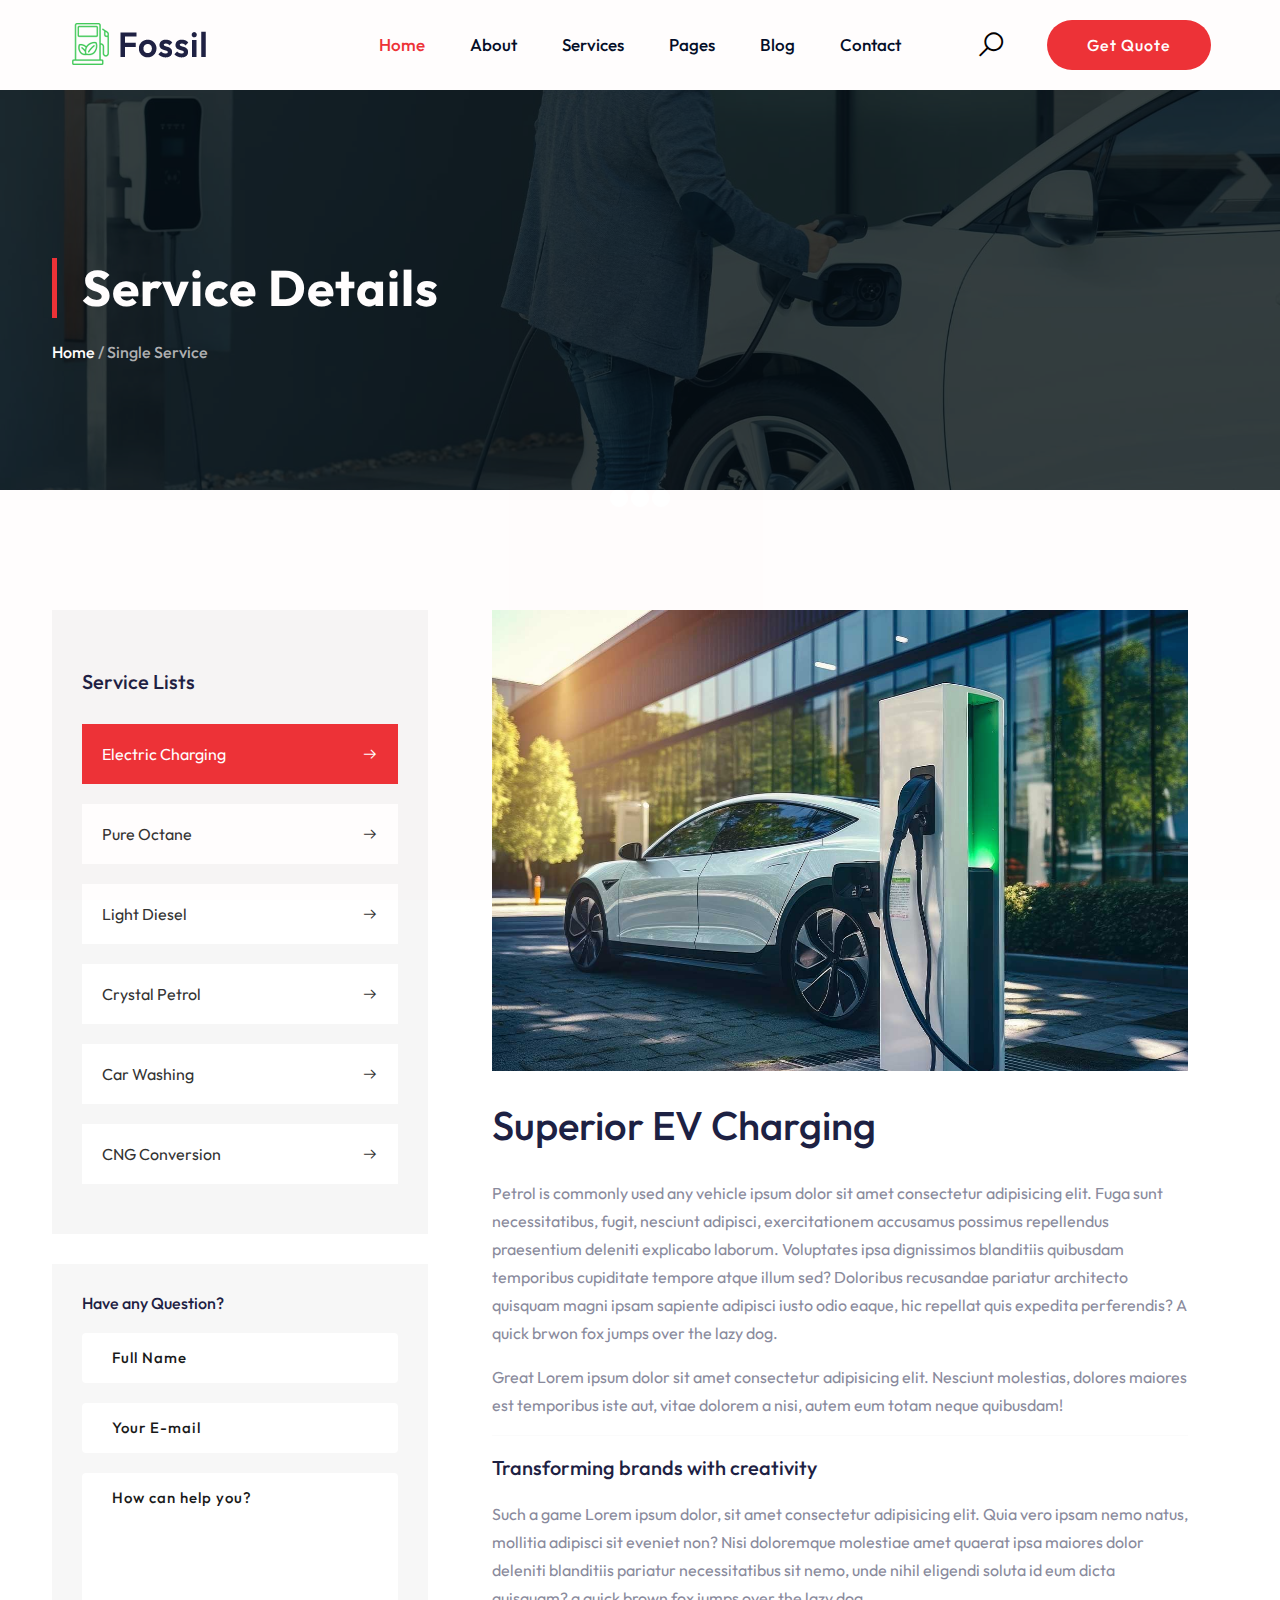
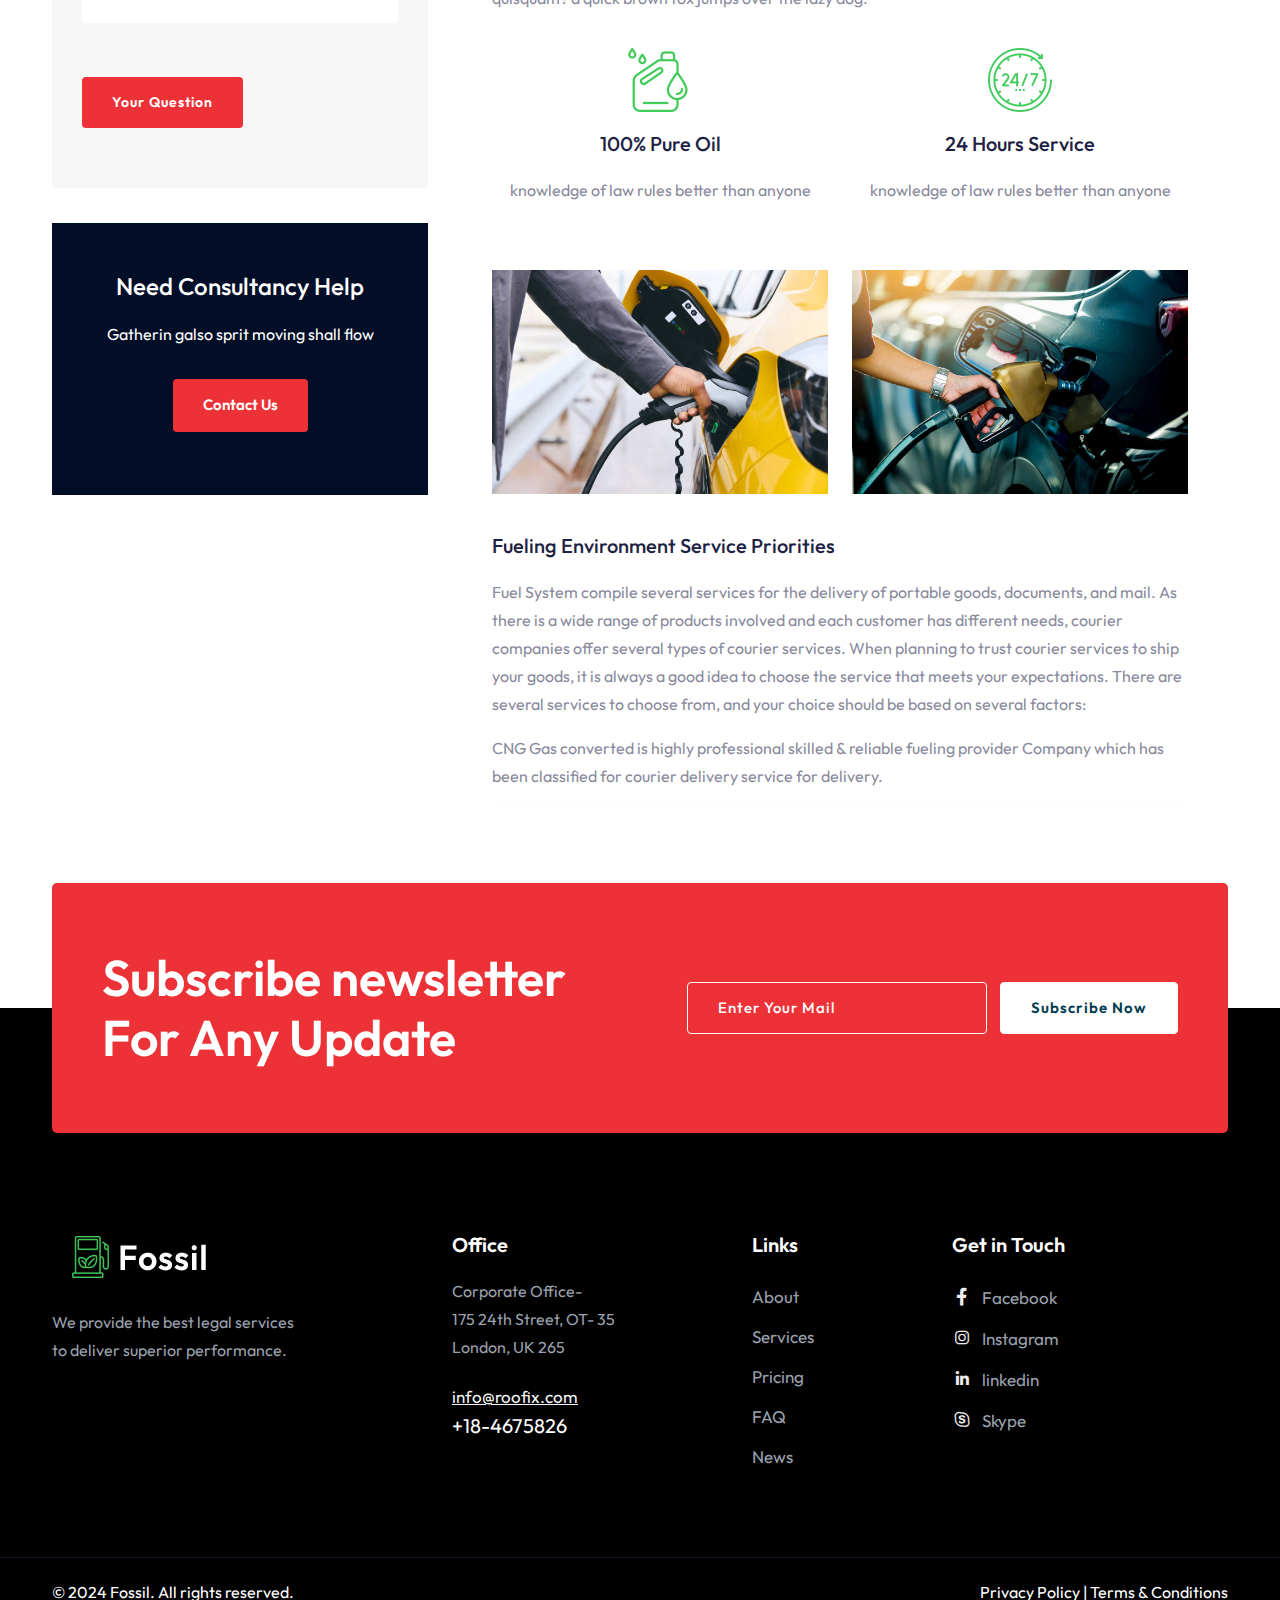
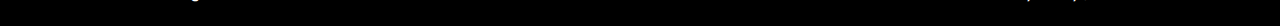
<file: templates/single-service.html>
<!DOCTYPE html>
 <html lang="en">

 
<!-- Mirrored from capricorn-theme.com/html/fossil/single-service.html by HTTrack Website Copier/3.x [XR&CO'2014], Fri, 20 Feb 2026 08:14:08 GMT -->
<head>
 	<meta charset="utf-8">
 	<meta http-equiv="X-UA-Compatible" content="IE=edge">
 	<meta name="viewport" content="width=device-width, initial-scale=1.0, user-scalable=0">

 	<title> Fossil | EV Charging & Gas Station HTML Template |ThemeForest</title>

 	<!--Favicon-->
 	<link rel="icon" href="assets/img/favicon.png" type="image/jpg" />
 	<!-- Bootstrap CSS -->
 	<link href="assets/css/bootstrap.min.css" rel="stylesheet">
 	<!-- Font Awesome CSS-->
 	<link href="assets/css/font-awesome.min.css" rel="stylesheet">
 	<!-- Line Awesome CSS -->
 	<link href="assets/css/line-awesome.min.css" rel="stylesheet">
 	<!-- Animate CSS-->
 	<link href="assets/css/animate.css" rel="stylesheet">
 	<!-- Bar Filler CSS -->
 	<link href="assets/css/barfiller.css" rel="stylesheet">
	<!-- Magnific Popup Video -->
    <link href="assets/css/magnific-popup.css" rel="stylesheet">
 	<!-- Flaticon CSS -->
 	<link href="assets/css/flaticon.css" rel="stylesheet">
 	<!-- Owl Carousel CSS -->
 	<link href="assets/css/owl.carousel.css" rel="stylesheet">
 	<!-- Style CSS -->
 	<link href="assets/css/style.css" rel="stylesheet">
 	<!-- Responsive CSS -->
 	<link href="assets/css/responsive.css" rel="stylesheet">

 	<!-- jquery -->
 	<script src="assets/js/jquery-1.12.4.min.js"></script>


 </head>

 <body>

 	<!-- Pre-Loader -->
 	<div id="loader">
 		<div class="loading">
 			<div class="spinner">
 				<div class="bounce1"></div>
 				<div class="bounce2"></div>
 				<div class="bounce3"></div>
 			</div>
 		</div>
 	</div>


 	<!-- Header Area -->

 	<header class="header-area">
		<div class="sticky-area">
			<div class="navigation">
				<div class="container">
					<div class="row align-items-center">
						<div class="col-lg-3">
							<div class="logo">
								<a class="navbar-brand" href="index-2.html"><img src="assets/img/logo.png" alt=""></a>
							</div>
						</div>
						<div class="col-lg-6">
							<div class="main-menu">
								<nav class="navbar navbar-expand-lg">
									<button class="navbar-toggler" type="button" data-bs-toggle="collapse" data-bs-target="#navbarSupportedContent" aria-controls="navbarSupportedContent" aria-expanded="false" aria-label="Toggle navigation">
										<span class="navbar-toggler-icon"></span>
										<span class="navbar-toggler-icon"></span>
										<span class="navbar-toggler-icon"></span>
									</button>

									<div class="collapse navbar-collapse justify-content-center" id="navbarSupportedContent">
										<ul class="navbar-nav">
											<li class="nav-item">
												<a class="nav-link active" href="#">Home
													<span class="sub-nav-toggler">
													</span>
												</a>
												<ul class="sub-menu">
													<li><a href="index-2.html">Home-1</a></li>
													<li><a href="index-3.html">Home-2</a></li>
													<li><a href="index-4.html">Home-3</a></li>
												</ul>
											</li>

											<li class="nav-item">
												<a class="nav-link" href="about.html">About</a>
											</li>

											<li class="nav-item">
												<a class="nav-link" href="#">Services
													<span class="sub-nav-toggler">
													</span>
												</a>
												<ul class="sub-menu">
													<li><a href="services.html">Services</a></li>
													<li><a href="single-service.html">Service Details</a></li>
												</ul>

											</li>

											<li class="nav-item">
												<a class="nav-link" href="#">Pages
													<span class="sub-nav-toggler">
													</span>
												</a>
												<ul class="sub-menu">
													<li><a href="choose-us.html">Why Choose Us</a></li>
													<li><a href="team.html">Our Team</a></li>
													<li><a href="price.html">Pricing</a></li>
													<li><a href="faq.html">FAQ</a></li>
												</ul>
											</li>

											<li class="nav-item">
												<a class="nav-link" href="#">Blog
													<span class="sub-nav-toggler">
													</span>
												</a>
												<ul class="sub-menu">													
													<li><a href="blog.html">Blog</a></li>
													<li><a href="single-blog.html">Blog Details</a></li>
												</ul>
											</li>
											<li class="nav-item">
												<a class="nav-link" href="contact.html">Contact</a>
											</li>
										</ul>

									</div>
								</nav>
							</div>
						</div>
						<div class="col-lg-3">
							<div class="header-right-content">
							   
								<div class="search-box">
									<button class="search-btn"><i class="la la-search"></i></button>
								</div>
								<a href="price.html" class="main-btn">Get Quote</a>
							</div>
						</div>
					</div>
				</div>
			</div>
		</div>
		<!-- Search Dropdown Area -->

		<div class="search-popup">
			<span class="search-back-drop"></span>

			<div class="search-inner">
				<div class="auto-container">
					<div class="upper-text">
						<div class="text">Search for anything.</div>
						<button class="close-search"><span class="la la-times"></span></button>
					</div>

					<form method="post" action="https://capricorn-theme.com/html/fossil/index.html">
						<div class="form-group">
							<input type="search" name="search-field" value="" placeholder="Search..." required="">
							<button type="submit"><i class="la la-search"></i></button>
						</div>
					</form>
				</div>
			</div>
		</div>
	</header>

 	<!-- Breadcroumb Area -->

 	<div class="breadcroumb-area bread-bg">
 		<div class="container">
 			<div class="row">
 				<div class="col-lg-12">
 					<div class="breadcroumb-title">
 						<h1>Service Details</h1>
 						<h6><a href="index-2.html">Home</a> / Single Service</h6>
 					</div>
 				</div>
 			</div>
 		</div>
 	</div>

 	<!-- Service Details -->

 	<div id="service-page" class="service-details-section section-padding pb-0">
 		<div class="container">
 			<div class="row">
 				<div class="col-lg-4">
 					<div class="service-list">
 						<h5>Service Lists</h5>
 						<a class="active" href="single-service.html">Electric Charging<span><i class="las la-arrow-right"></i></span></a>
 						<a href="single-service.html">Pure Octane<span><i class="las la-arrow-right"></i></span></a>
 						<a href="single-service.html">Light Diesel<span><i class="las la-arrow-right"></i></span></a>
 						<a href="single-service.html">Crystal Petrol<span><i class="las la-arrow-right"></i></span></a>
 						<a href="single-service.html">Car Washing<span><i class="las la-arrow-right"></i></span></a>
 						<a href="single-service.html">CNG Conversion<span><i class="las la-arrow-right"></i></span></a>

 					</div>

 					<div class="question-section">
 						<h6>Have any Question?</h6>
 						<form action="https://capricorn-theme.com/html/fossil/sendemail.php">
 							<input type="text" name="name" id="name" required="" placeholder="Full Name">
 							<input type="email" name="email" id="email" required="" placeholder="Your E-mail">
 							<textarea name="message" id="message" cols="30" rows="10" required="" placeholder="How can help you?"></textarea>
 							<button class="btn btn-primary" type="submit">Your Question</button>
 						</form>
 					</div>

 					<div class="helpline-section">
 						<div class="helpline-content text-center">
 							<h4>Need Consultancy Help</h4>
 							<p>Gatherin galso sprit moving shall flow</p>
 							<button class="btn btn-primary" type="submit">Contact Us</button>
 						</div>
 					</div>
 				</div>

 				<div class="col-lg-8">
 					<div class="single-service">
 						<img src="assets/img/service/service-details.jpg" alt="">
 						<h2>Superior EV Charging</h2>
 						<p>Petrol is commonly used any vehicle ipsum dolor sit amet consectetur adipisicing elit. Fuga sunt necessitatibus,
 							fugit, nesciunt adipisci, exercitationem accusamus possimus repellendus praesentium deleniti
 							explicabo laborum. Voluptates ipsa dignissimos blanditiis quibusdam temporibus cupiditate
 							tempore atque illum sed? Doloribus recusandae pariatur architecto quisquam magni ipsam
 							sapiente adipisci iusto odio eaque, hic repellat quis expedita perferendis? A quick brwon fox jumps over the lazy dog.</p>
 						<p>Great Lorem ipsum dolor sit amet consectetur adipisicing elit. Nesciunt molestias, dolores
 							maiores est temporibus iste aut, vitae dolorem a nisi, autem eum totam neque quibusdam!</p>
 						<hr>
 						<h5>Transforming brands with creativity</h5>
 						<p>Such a game Lorem ipsum dolor, sit amet consectetur adipisicing elit. Quia vero ipsam nemo
 							natus, mollitia adipisci sit eveniet non? Nisi doloremque molestiae amet quaerat ipsa
 							maiores dolor deleniti blanditiis pariatur necessitatibus sit nemo, unde nihil eligendi
 							soluta id eum dicta quisquam? a quick brown fox jumps over the lazy dog.</p>
 						<div class="row">
 							<div class="col-lg-6 col-md-6 col-12">
 								<div class="key-feature text-center pr-50">
 									<div class="row justify-content-center gx-0">
 										<div class="col-lg-4">
 											<div class="about-icon">
 												<img src="assets/img/icon/oil.png" alt="">
 											</div>
 										</div>
 										<div class="col-lg-12">
 											<h5>100% Pure Oil</h5>
 											<p>knowledge of law rules better than anyone</p>
 										</div>
 									</div>
 								</div>
 							</div>
 							<div class="col-lg-6 col-md-6 col-12">
 								<div class="key-feature text-center pr-50">
 									<div class="row justify-content-center gx-0">
 										<div class="col-lg-4">
 											<div class="about-icon">
 												<img src="assets/img/icon/24-hours.png" alt="">
 											</div>
 										</div>
 										<div class="col-lg-12">
 											<h5>24 Hours Service</h5>
 											<p>knowledge of law rules better than anyone</p>
 										</div>
 									</div>
 								</div>
 							</div>
 						</div>
 						<div class="row">
 							<div class="col-md-6">
 								<div class="single-serv-bg mt-50 pb-20">
 									<img src="assets/img/service/1.jpg" alt="">
 								</div>
 							</div>
 							<div class="col-md-6">
 								<div class="single-serv-bg mt-50 pb-20">
 									<img src="assets/img/service/2.jpg" alt="">
 								</div>
 							</div>
 						</div>
 						<h5>Fueling Environment Service Priorities</h5>
 						<p>Fuel System compile several services for the delivery of portable goods, documents, and mail. As there is a wide range of products involved and each customer has different needs, courier companies offer several types of courier services. When planning to trust courier services to ship your goods, it is always a good idea to choose the service that meets your expectations. There are several services to choose from, and your choice should be based on several factors:</p>
 						<p>CNG Gas converted is highly professional skilled & reliable fueling provider Company which has been classified for courier delivery service for delivery.</p>

 						<hr>

 						<br>

 					</div>
 				</div>
 			</div>
 		</div>
 	</div>

	<!-- Newsletter Section  -->
    <div class="newsletter-section">
        <div class="container">
            <div class="newsletter-content d-flex align-items-center justify-content-between">
                <div class="section-title">
                    <h2 class="text-white">Subscribe newsletter <br> For Any Update</h2>
                </div>
                <div class="subscribed-form d-flex">
                    <form action="#">
                        <input type="email" placeholder="Enter Your Mail">
                        <input type="submit" value="Subscribe Now">
                    </form>
                </div>
            </div>
        </div>
    </div>

 	<!-- Footer Area -->

	 <footer class="footer-area">
		<div class="container">
			<div class="footer-up">
				<div class="row gy-4">
					<div class="col-lg-4 col-md-6 col-sm-12">
						<a href="index-2.html" class="logo">
							<img src="assets/img/logo-white.png" alt="fossil-logo">
						</a>
						<p>We provide the best legal services <br> to deliver superior performance.
						</p>
					</div>
					<div class="col-lg-2 col-md-6">
						<h5>Office</h5>
						<p>Corporate Office- <br>
							175 24th Street, OT- 35
							London, UK 265
						</p>
						<div class="company-email">
							<a href="#">info@roofix.com</a>
						</div>
						<div class="phone-number">
							<p>+18-4675826</p>
						</div>

					</div>
					<div class="col-lg-2 offset-lg-1 col-md-6 com-sm-12">
						<h5>Links</h5>
						<ul>
							<li>
								<a href="about.html">About</a>
								<a href="services.html">Services</a>									
								<a href="price.html">Pricing</a>
								<a href="faq.html"> FAQ</a>
								<a href="blog.html"> News</a>
							</li>
						</ul>
					</div>
					<div class="col-lg-3 col-md-6 col-sm-12">
						<h5>Get in Touch</h5>
						<ul>
							<li>
								<div class="social-area">
									<a href="#"><i class="lab la-facebook-f"></i>Facebook</a>
									<a href="#"><i class="lab la-instagram"></i>Instagram</a>
									<a href="#"><i class="lab la-linkedin-in"></i>linkedin</a>
									<a href="#"><i class="la la-skype"></i>Skype</a>
								</div>
							</li>
						</ul>
					</div>

				</div>
			</div>
		</div>
	</footer>

	<!-- Footer Bottom Area -->

	<div class="footer-bottom">
		<div class="container">
			<div class="row justify-content-center align-items-center justify-content-center">
				<div class="col-lg-6 col-md-6 col-sm-12">
					<p class="copyright-line">© 2024 Fossil. All rights reserved.</p>
				</div>
				<div class="col-lg-6 col-md-6 col-xs-12 text-md-end">
					<p class="privacy">Privacy Policy | Terms &amp; Conditions</p>
				</div>
			</div>
		</div>
	</div>

 	<!-- Scroll Top Area -->
 	<a href="#top" class="go-top"><i class="las la-angle-up"></i></a>


 	<!-- Popper JS -->
 	<script src="assets/js/popper.min.js"></script>
 	<!-- Bootstrap JS -->
 	<script src="assets/js/bootstrap.min.js"></script>
 	<!-- Wow JS -->
 	<script src="assets/js/wow.min.js"></script>
 	<!-- Way Points JS -->
 	<script src="assets/js/jquery.waypoints.min.js"></script>
 	<!-- Counter Up JS -->
 	<script src="assets/js/jquery.counterup.min.js"></script>
 	<!-- Owl Carousel JS -->
 	<script src="assets/js/owl.carousel.min.js"></script>
 	<!-- Magnific Popup JS -->
 	<script src="assets/js/magnific-popup.min.js"></script>
 	<!-- Sticky JS -->
 	<script src="assets/js/jquery.sticky.js"></script>
 	<!-- Progress Bar JS -->
 	<script src="assets/js/jquery.barfiller.js"></script>
 	<!-- Main JS -->
 	<script src="assets/js/main.js"></script>

 </body>

 
<!-- Mirrored from capricorn-theme.com/html/fossil/single-service.html by HTTrack Website Copier/3.x [XR&CO'2014], Fri, 20 Feb 2026 08:14:09 GMT -->
</html>
</file>
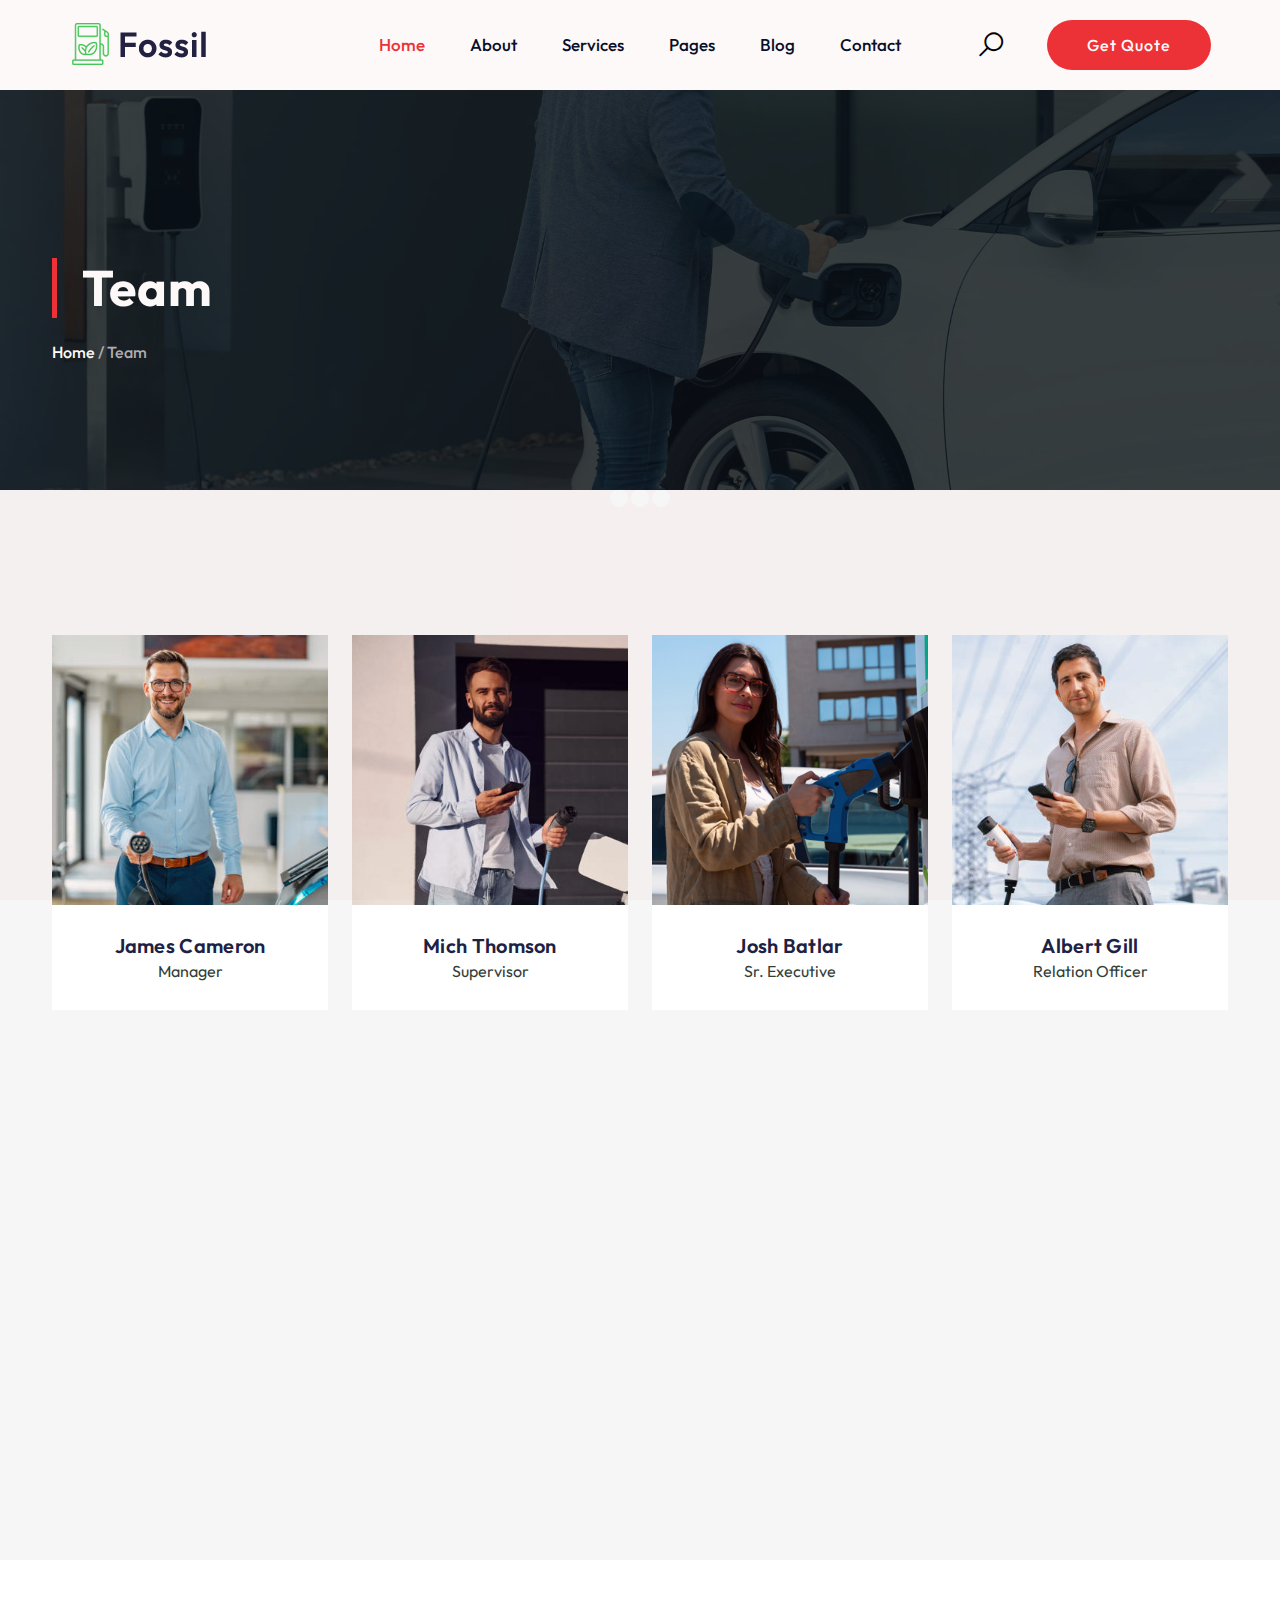
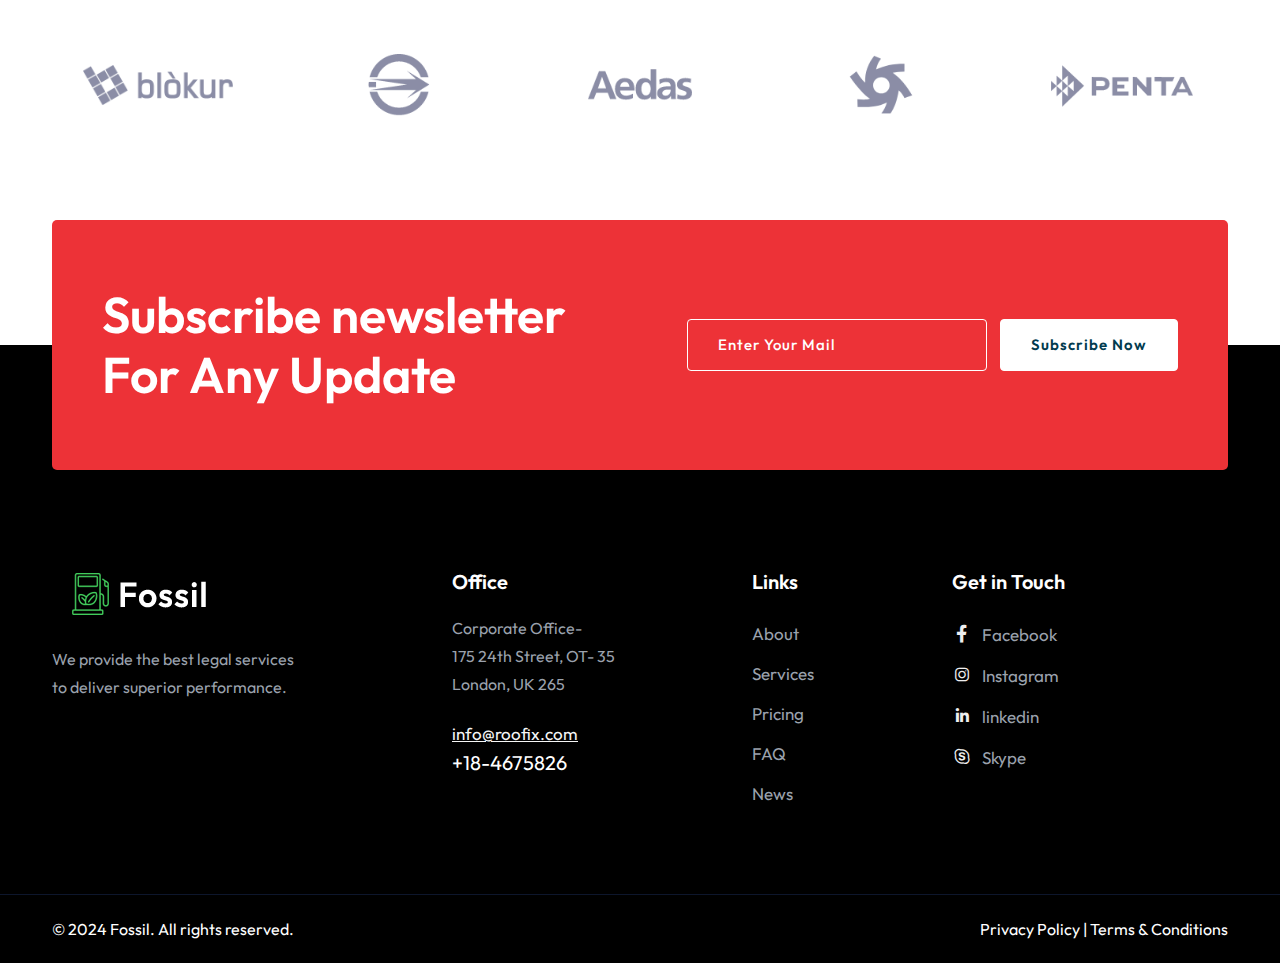
<file: templates/team.html>
<!DOCTYPE html>
 <html lang="en">

 
<!-- Mirrored from capricorn-theme.com/html/fossil/team.html by HTTrack Website Copier/3.x [XR&CO'2014], Fri, 20 Feb 2026 08:14:34 GMT -->
<head>
 	<meta charset="utf-8">
 	<meta http-equiv="X-UA-Compatible" content="IE=edge">
 	<meta name="viewport" content="width=device-width, initial-scale=1.0, user-scalable=0">

 	<title> Fossil | EV Charging & Gas Station HTML Template |ThemeForest</title>

 	<!--Favicon-->
 	<link rel="icon" href="assets/img/favicon.png" type="image/jpg" />
 	<!-- Bootstrap CSS -->
 	<link href="assets/css/bootstrap.min.css" rel="stylesheet">
 	<!-- Font Awesome CSS-->
 	<link href="assets/css/font-awesome.min.css" rel="stylesheet">
 	<!-- Line Awesome CSS -->
 	<link href="assets/css/line-awesome.min.css" rel="stylesheet">
 	<!-- Animate CSS-->
 	<link href="assets/css/animate.css" rel="stylesheet">
 	<!-- Bar Filler CSS -->
 	<link href="assets/css/barfiller.css" rel="stylesheet">
	<!-- Magnific Popup Video -->
    <link href="assets/css/magnific-popup.css" rel="stylesheet">
 	<!-- Flaticon CSS -->
 	<link href="assets/css/flaticon.css" rel="stylesheet">
 	<!-- Owl Carousel CSS -->
 	<link href="assets/css/owl.carousel.css" rel="stylesheet">
 	<!-- Style CSS -->
 	<link href="assets/css/style.css" rel="stylesheet">
 	<!-- Responsive CSS -->
 	<link href="assets/css/responsive.css" rel="stylesheet">

 	<!-- jquery -->
 	<script src="assets/js/jquery-1.12.4.min.js"></script>


 </head>

 <body>

 	<!-- Pre-Loader -->
 	<div id="loader">
 		<div class="loading">
 			<div class="spinner">
 				<div class="bounce1"></div>
 				<div class="bounce2"></div>
 				<div class="bounce3"></div>
 			</div>
 		</div>
 	</div>

 	<!-- Header Area -->

 	<header class="header-area">
		<div class="sticky-area">
			<div class="navigation">
				<div class="container">
					<div class="row align-items-center">
						<div class="col-lg-3">
							<div class="logo">
								<a class="navbar-brand" href="index-2.html"><img src="assets/img/logo.png" alt=""></a>
							</div>
						</div>
						<div class="col-lg-6">
							<div class="main-menu">
								<nav class="navbar navbar-expand-lg">
									<button class="navbar-toggler" type="button" data-bs-toggle="collapse" data-bs-target="#navbarSupportedContent" aria-controls="navbarSupportedContent" aria-expanded="false" aria-label="Toggle navigation">
										<span class="navbar-toggler-icon"></span>
										<span class="navbar-toggler-icon"></span>
										<span class="navbar-toggler-icon"></span>
									</button>

									<div class="collapse navbar-collapse justify-content-center" id="navbarSupportedContent">
										<ul class="navbar-nav">
											<li class="nav-item">
												<a class="nav-link active" href="#">Home
													<span class="sub-nav-toggler">
													</span>
												</a>
												<ul class="sub-menu">
													<li><a href="index-2.html">Home-1</a></li>
													<li><a href="index-3.html">Home-2</a></li>
													<li><a href="index-4.html">Home-3</a></li>
												</ul>
											</li>

											<li class="nav-item">
												<a class="nav-link" href="about.html">About</a>
											</li>

											<li class="nav-item">
												<a class="nav-link" href="#">Services
													<span class="sub-nav-toggler">
													</span>
												</a>
												<ul class="sub-menu">
													<li><a href="services.html">Services</a></li>
													<li><a href="single-service.html">Service Details</a></li>
												</ul>

											</li>

											<li class="nav-item">
												<a class="nav-link" href="#">Pages
													<span class="sub-nav-toggler">
													</span>
												</a>
												<ul class="sub-menu">
													<li><a href="choose-us.html">Why Choose Us</a></li>
													<li><a href="team.html">Our Team</a></li>
													<li><a href="price.html">Pricing</a></li>
													<li><a href="faq.html">FAQ</a></li>
												</ul>
											</li>

											<li class="nav-item">
												<a class="nav-link" href="#">Blog
													<span class="sub-nav-toggler">
													</span>
												</a>
												<ul class="sub-menu">													
													<li><a href="blog.html">Blog</a></li>
													<li><a href="single-blog.html">Blog Details</a></li>
												</ul>
											</li>
											<li class="nav-item">
												<a class="nav-link" href="contact.html">Contact</a>
											</li>
										</ul>

									</div>
								</nav>
							</div>
						</div>
						<div class="col-lg-3">
							<div class="header-right-content">
							   
								<div class="search-box">
									<button class="search-btn"><i class="la la-search"></i></button>
								</div>
								<a href="price.html" class="main-btn">Get Quote</a>
							</div>
						</div>
					</div>
				</div>
			</div>
		</div>
		<!-- Search Dropdown Area -->

		<div class="search-popup">
			<span class="search-back-drop"></span>

			<div class="search-inner">
				<div class="auto-container">
					<div class="upper-text">
						<div class="text">Search for anything.</div>
						<button class="close-search"><span class="la la-times"></span></button>
					</div>

					<form method="post" action="https://capricorn-theme.com/html/fossil/index.html">
						<div class="form-group">
							<input type="search" name="search-field" value="" placeholder="Search..." required="">
							<button type="submit"><i class="la la-search"></i></button>
						</div>
					</form>
				</div>
			</div>
		</div>
	</header>

 	<!-- Breadcroumb Area -->

 	<div class="breadcroumb-area bread-bg">
 		<div class="container">
 			<div class="row">
 				<div class="col-lg-12">
 					<div class="breadcroumb-title">
 						<h1>Team</h1>
 						<h6><a href="index-2.html">Home</a> / Team</h6>
 					</div>
 				</div>
 			</div>
 		</div>
 	</div>

 	<!-- Team Section-->

 	<div class="team-area section-padding gray-bg text-center pb-100">
 		<div class="container"> 			
 			<div class="row">
 				<div class="col-lg-3 col-md-6 col-sm-6 col-12">
 					<div class="single-team-member wow fadeInLeft" data-wow-delay=".2s">
 						<div class="team-member-bg">
 							<div class="team-content">
 								<div class="team-title">
 									<a href="#">James Cameron</a>
 								</div>
 								<div class="team-subtitle">
 									<p>Manager</p>
 								</div>
 							</div>
 							<div class="team-social">
 								<ul>
 									<li>
 										<a href="#"><i class="fa fa-facebook-f" aria-hidden="true"></i> </a>
 									</li>
 									<li>
 										<a href="#"><i class="fa fa-twitter" aria-hidden="true"></i> </a>
 									</li>
 									<li>
 										<a href="#"><i class="fa fa-linkedin" aria-hidden="true"></i> </a>
 									</li>
 									<li>
 										<a href="#"><i class="fa fa-behance" aria-hidden="true"></i> </a>
 									</li>

 								</ul>
 							</div>
 						</div>

 					</div>
 				</div>

 				<div class="col-lg-3 col-md-6 col-sm-6 col-12">
 					<div class="single-team-member wow fadeInLeft" data-wow-delay=".4s">
 						<div class="team-member-bg team-bg-2">
 							<div class="team-content">
 								<div class="team-title">
 									<a href="#">Mich Thomson</a>
 								</div>
 								<div class="team-subtitle">
 									<p>Supervisor</p>
 								</div>
 							</div>
 							<div class="team-social">
 								<ul>
 									<li>
 										<a href="#"><i class="fa fa-facebook-f" aria-hidden="true"></i> </a>
 									</li>
 									<li>
 										<a href="#"><i class="fa fa-twitter" aria-hidden="true"></i> </a>
 									</li>
 									<li>
 										<a href="#"><i class="fa fa-linkedin" aria-hidden="true"></i> </a>
 									</li>
 									<li>
 										<a href="#"><i class="fa fa-behance" aria-hidden="true"></i> </a>
 									</li>

 								</ul>
 							</div>
 						</div>
 					</div>
 				</div>

 				<div class="col-lg-3 col-md-6 col-sm-6 col-12">
 					<div class="single-team-member wow fadeInRight" data-wow-delay=".6s">
 						<div class="team-member-bg team-bg-3">
 							<div class="team-content">
 								<div class="team-title">
 									<a href="#">Josh Batlar</a>
 								</div>
 								<div class="team-subtitle">
 									<p>Sr. Executive</p>
 								</div>
 							</div>
 							<div class="team-social">
 								<ul>
 									<li>
 										<a href="#"><i class="fa fa-facebook-f" aria-hidden="true"></i> </a>
 									</li>
 									<li>
 										<a href="#"><i class="fa fa-twitter" aria-hidden="true"></i> </a>
 									</li>
 									<li>
 										<a href="#"><i class="fa fa-linkedin" aria-hidden="true"></i> </a>
 									</li>
 									<li>
 										<a href="#"><i class="fa fa-behance" aria-hidden="true"></i> </a>
 									</li>
 								</ul>
 							</div>
 						</div>
 					</div>
 				</div>

 				<div class="col-lg-3 col-md-6 col-sm-6 col-12">
 					<div class="single-team-member wow fadeInRight" data-wow-delay=".8s">
 						<div class="team-member-bg team-bg-4">
 							<div class="team-content">
 								<div class="team-title">
 									<a href="#">Albert Gill</a>
 								</div>
 								<div class="team-subtitle">
 									<p>Relation Officer</p>
 								</div>
 							</div>
 							<div class="team-social">
 								<ul>
 									<li>
 										<a href="#"><i class="fa fa-facebook-f" aria-hidden="true"></i> </a>
 									</li>
 									<li>
 										<a href="#"><i class="fa fa-twitter" aria-hidden="true"></i> </a>
 									</li>
 									<li>
 										<a href="#"><i class="fa fa-linkedin" aria-hidden="true"></i> </a>
 									</li>
 									<li>
 										<a href="#"><i class="fa fa-behance" aria-hidden="true"></i> </a>
 									</li>
 								</ul>
 							</div>
 						</div>
 					</div>
 				</div>
 				<div class="col-lg-3 col-md-6 col-sm-6 col-12">
 					<div class="single-team-member wow fadeInLeft" data-wow-delay=".2s">
 						<div class="team-member-bg team-bg-5">
 							<div class="team-content">
 								<div class="team-title">
 									<a href="#">James Cameron</a>
 								</div>
 								<div class="team-subtitle">
 									<p>Manager</p>
 								</div>
 							</div>
 							<div class="team-social">
 								<ul>
 									<li>
 										<a href="#"><i class="fa fa-facebook-f" aria-hidden="true"></i> </a>
 									</li>
 									<li>
 										<a href="#"><i class="fa fa-twitter" aria-hidden="true"></i> </a>
 									</li>
 									<li>
 										<a href="#"><i class="fa fa-linkedin" aria-hidden="true"></i> </a>
 									</li>
 									<li>
 										<a href="#"><i class="fa fa-behance" aria-hidden="true"></i> </a>
 									</li>

 								</ul>
 							</div>
 						</div>

 					</div>
 				</div>

 				<div class="col-lg-3 col-md-6 col-sm-6 col-12">
 					<div class="single-team-member wow fadeInLeft" data-wow-delay=".4s">
 						<div class="team-member-bg team-bg-6">
 							<div class="team-content">
 								<div class="team-title">
 									<a href="#">Mich Thomson</a>
 								</div>
 								<div class="team-subtitle">
 									<p>Supervisor</p>
 								</div>
 							</div>
 							<div class="team-social">
 								<ul>
 									<li>
 										<a href="#"><i class="fa fa-facebook-f" aria-hidden="true"></i> </a>
 									</li>
 									<li>
 										<a href="#"><i class="fa fa-twitter" aria-hidden="true"></i> </a>
 									</li>
 									<li>
 										<a href="#"><i class="fa fa-linkedin" aria-hidden="true"></i> </a>
 									</li>
 									<li>
 										<a href="#"><i class="fa fa-behance" aria-hidden="true"></i> </a>
 									</li>

 								</ul>
 							</div>
 						</div>
 					</div>
 				</div>

 				<div class="col-lg-3 col-md-6 col-sm-6 col-12">
 					<div class="single-team-member wow fadeInRight" data-wow-delay=".6s">
 						<div class="team-member-bg team-bg-7">
 							<div class="team-content">
 								<div class="team-title">
 									<a href="#">Josh Batlar</a>
 								</div>
 								<div class="team-subtitle">
 									<p>Sr. Executive</p>
 								</div>
 							</div>
 							<div class="team-social">
 								<ul>
 									<li>
 										<a href="#"><i class="fa fa-facebook-f" aria-hidden="true"></i> </a>
 									</li>
 									<li>
 										<a href="#"><i class="fa fa-twitter" aria-hidden="true"></i> </a>
 									</li>
 									<li>
 										<a href="#"><i class="fa fa-linkedin" aria-hidden="true"></i> </a>
 									</li>
 									<li>
 										<a href="#"><i class="fa fa-behance" aria-hidden="true"></i> </a>
 									</li>
 								</ul>
 							</div>
 						</div>
 					</div>
 				</div>

 				<div class="col-lg-3 col-md-6 col-sm-6 col-12">
 					<div class="single-team-member wow fadeInRight" data-wow-delay=".8s">
 						<div class="team-member-bg team-bg-8">
 							<div class="team-content">
 								<div class="team-title">
 									<a href="#">Albert Gill</a>
 								</div>
 								<div class="team-subtitle">
 									<p>Relation Officer</p>
 								</div>
 							</div>
 							<div class="team-social">
 								<ul>
 									<li>
 										<a href="#"><i class="fa fa-facebook-f" aria-hidden="true"></i> </a>
 									</li>
 									<li>
 										<a href="#"><i class="fa fa-twitter" aria-hidden="true"></i> </a>
 									</li>
 									<li>
 										<a href="#"><i class="fa fa-linkedin" aria-hidden="true"></i> </a>
 									</li>
 									<li>
 										<a href="#"><i class="fa fa-behance" aria-hidden="true"></i> </a>
 									</li>
 								</ul>
 							</div>
 						</div>
 					</div>
 				</div>
 			</div>
 		</div>
 	</div>

 	<!-- Client Section -->

 	<div class="client-area pt-50 pb-40">
		<div class="container">
			<div class="row">
				<div class="col-md-12">
					<div class="logo-carousel owl-carousel">
						<div class="single-logo-wrapper">
							<div class="logo-inner-item">
								<img src="assets/img/client/1.jpg" alt="">
							</div>
						</div>
						<div class="single-logo-wrapper">
							<div class="logo-inner-item">
								<img src="assets/img/client/2.jpg" alt="">
							</div>
						</div>
						<div class="single-logo-wrapper">
							<div class="logo-inner-item">
								<img src="assets/img/client/3.jpg" alt="">
							</div>
						</div>
						<div class="single-logo-wrapper">
							<div class="logo-inner-item">
								<img src="assets/img/client/4.jpg" alt="">
							</div>
						</div>
						<div class="single-logo-wrapper">
							<div class="logo-inner-item">
								<img src="assets/img/client/5.jpg" alt="">
							</div>
						</div>
						<div class="single-logo-wrapper">
							<div class="logo-inner-item">
								<img src="assets/img/client/6.jpg" alt="">
							</div>
						</div>
						<div class="single-logo-wrapper">
							<div class="logo-inner-item">
								<img src="assets/img/client/7.jpg" alt="">
							</div>
						</div>
					</div>
				</div>
			</div>
		</div>
	</div>

	<!-- Newsletter Section  -->
    <div class="newsletter-section">
        <div class="container">
            <div class="newsletter-content d-flex align-items-center justify-content-between">
                <div class="section-title">
                    <h2 class="text-white">Subscribe newsletter <br> For Any Update</h2>
                </div>
                <div class="subscribed-form d-flex">
                    <form action="#">
                        <input type="email" placeholder="Enter Your Mail">
                        <input type="submit" value="Subscribe Now">
                    </form>
                </div>
            </div>
        </div>
    </div>

 	<!-- Footer Area -->

	 <footer class="footer-area">
		<div class="container">
			<div class="footer-up">
				<div class="row gy-4">
					<div class="col-lg-4 col-md-6 col-sm-12">
						<a href="index-2.html" class="logo">
							<img src="assets/img/logo-white.png" alt="fossil-logo">
						</a>
						<p>We provide the best legal services <br> to deliver superior performance.
						</p>
					</div>
					<div class="col-lg-2 col-md-6">
						<h5>Office</h5>
						<p>Corporate Office- <br>
							175 24th Street, OT- 35
							London, UK 265
						</p>
						<div class="company-email">
							<a href="#">info@roofix.com</a>
						</div>
						<div class="phone-number">
							<p>+18-4675826</p>
						</div>

					</div>
					<div class="col-lg-2 offset-lg-1 col-md-6 com-sm-12">
						<h5>Links</h5>
						<ul>
							<li>
								<a href="about.html">About</a>
								<a href="services.html">Services</a>									
								<a href="price.html">Pricing</a>
								<a href="faq.html"> FAQ</a>
								<a href="blog.html"> News</a>
							</li>
						</ul>
					</div>
					<div class="col-lg-3 col-md-6 col-sm-12">
						<h5>Get in Touch</h5>
						<ul>
							<li>
								<div class="social-area">
									<a href="#"><i class="lab la-facebook-f"></i>Facebook</a>
									<a href="#"><i class="lab la-instagram"></i>Instagram</a>
									<a href="#"><i class="lab la-linkedin-in"></i>linkedin</a>
									<a href="#"><i class="la la-skype"></i>Skype</a>
								</div>
							</li>
						</ul>
					</div>

				</div>
			</div>
		</div>
	</footer>

	<!-- Footer Bottom Area -->

	<div class="footer-bottom">
		<div class="container">
			<div class="row justify-content-center align-items-center justify-content-center">
				<div class="col-lg-6 col-md-6 col-sm-12">
					<p class="copyright-line">© 2024 Fossil. All rights reserved.</p>
				</div>
				<div class="col-lg-6 col-md-6 col-xs-12 text-md-end">
					<p class="privacy">Privacy Policy | Terms &amp; Conditions</p>
				</div>
			</div>
		</div>
	</div>

 	<!-- Scroll Top Area -->
 	<a href="#top" class="go-top"><i class="las la-angle-up"></i></a>


 	<!-- Popper JS -->
 	<script src="assets/js/popper.min.js"></script>
 	<!-- Bootstrap JS -->
 	<script src="assets/js/bootstrap.min.js"></script>
 	<!-- Wow JS -->
 	<script src="assets/js/wow.min.js"></script>
 	<!-- Way Points JS -->
 	<script src="assets/js/jquery.waypoints.min.js"></script>
 	<!-- Counter Up JS -->
 	<script src="assets/js/jquery.counterup.min.js"></script>
 	<!-- Owl Carousel JS -->
 	<script src="assets/js/owl.carousel.min.js"></script>
 	<!-- Magnific Popup JS -->
 	<script src="assets/js/magnific-popup.min.js"></script>
 	<!-- Sticky JS -->
 	<script src="assets/js/jquery.sticky.js"></script>
 	<!-- Progress Bar JS -->
 	<script src="assets/js/jquery.barfiller.js"></script>
 	<!-- Main JS -->
 	<script src="assets/js/main.js"></script>

 </body>

 
<!-- Mirrored from capricorn-theme.com/html/fossil/team.html by HTTrack Website Copier/3.x [XR&CO'2014], Fri, 20 Feb 2026 08:14:34 GMT -->
</html>
</file>
<file: templates/assets/css/barfiller.css>
body {
	font-family: Arial;
	background: #eee;
}

.barfiller {
	width: 100%;
	height: 10px;
	background: #ccc;
	position: relative;
	margin-bottom: 20px;
	border-radius: 4px;
}

.barfiller .fill {
	display: block;
	position: relative;
	width: 0px;
	height: 100%;
	background: #333;
	z-index: 1;
	border-radius: 4px;
}

.barfiller .tipWrap {
	display: none;
}

.barfiller .tip {
	margin-top: -30px;
	padding: 2px 4px;
	font-size: 14px;
	color: #002C42;
	left: 0px;
	position: absolute;
	z-index: 2;
}
</file>
<file: templates/assets/css/flaticon.css>
/*
  	Flaticon icon font: Flaticon
  	Creation date: 22/05/2020 15:35
  	*/

	@font-face {
		font-family: "Flaticon";
		src: url("../fonts/Flaticon.eot");
		src: url("../fonts/Flaticond41d.eot?#iefix") format("embedded-opentype"),
			url("../fonts/Flaticon.woff2") format("woff2"),
			url("../fonts/Flaticon.woff") format("woff"),
			url("../fonts/Flaticon.ttf") format("truetype"),
			url("../fonts/Flaticon.html#Flaticon") format("svg");
		font-weight: normal;
		font-style: normal;
	}

	@media screen and (-webkit-min-device-pixel-ratio:0) {
		@font-face {
			font-family: "Flaticon";
			src: url("../fonts/Flaticon.html#Flaticon") format("svg");
		}
	}

	[class^="flaticon-"]:before,
	[class*=" flaticon-"]:before,
	[class^="flaticon-"]:after,
	[class*=" flaticon-"]:after {
		font-family: Flaticon;
		font-size: 20px;
		font-style: normal;
	}

	.flaticon-petrol:before {
		content: "\f100";
	}

	.flaticon-gas:before {
		content: "\f101";
	}

	.flaticon-gas-station:before {
		content: "\f102";
	}

	.flaticon-gasoline:before {
		content: "\f103";
	}

	.flaticon-gas-1:before {
		content: "\f104";
	}

	.flaticon-biofuel:before {
		content: "\f105";
	}

	.flaticon-fuel-station:before {
		content: "\f106";
	}

	.flaticon-diesel:before {
		content: "\f107";
	}

	.flaticon-charging-station:before {
		content: "\f108";
	}

	.flaticon-car-wash:before {
		content: "\f109";
	}

	.flaticon-fire-extinguisher:before {
		content: "\f10a";
	}

	.flaticon-24-hours:before {
		content: "\f10b";
	}

	.flaticon-24-hours-1:before {
		content: "\f10c";
	}
</file>
<file: templates/assets/css/style.css>
/* CSS Index
============

## Google Font Import 
## Common CSS
## Bacground Color & Overlay 
## Pre-loader
## Scroll Top 
## Sticky 
## Header Top Area
## Header Area  
## Main Menu 
## Slider CSS 
## Promo Area 
## About Seciton # 01 
## Service Section # 01
## Xtra Service Section
## Achievement Section
## FAQ Section 
## Facility Section

## Blog Section 
## Sponsor Section 
## Footer Area

## About Section # 02
## Service Section # 02  
## Achievement Section # 02
## Choose Us Section
## Quotation Section 
## Pricing Section 

## About Section # 03  
## Feature Section
## CTA Section
## Choose Us Section # 02
## Team Section 
## Testimonial Section 

## Contact Section 
## Breadcrumb Section
## Choose Us Page 
## Team Page 
## Price Page
## FAQ Page 
## Blog Classic Page 
## Single Service Page 
## Single Blog Page 
## Contact Page 


/* Google Font Import 
======================= */
@import url('https://fonts.googleapis.com/css2?family=Outfit:wght@300;400;500;600;700&amp;display=swap');
@import url("https://fonts.googleapis.com/css2?family=Teko:wght@300;400;500;600;700&amp;display=swap");


/*	Theme Color: #ed3237
	Primary Color: #f68b34*/

/* Common CSS 
============== */

html,
body {
	height: 100%;
	-moz-osx-font-smoothing: grayscale;
	-webkit-font-smoothing: antialiased;
}

body {
	font-family: 'Outfit', sans-serif;
	font-size: 16px;
	line-height: 20px;
	font-weight: 400;
	position: relative;
	z-index: 1;
	background: #fff;
	overflow-x: hidden;
}


h1,
h2,
h3,
h4,
h5,
h6 {
	position: relative;
	font-family: 'Outfit', sans-serif;
	font-weight: 500;
	margin: 0;
	color: #1d2143;
}

h1 {
	font-size: 70px;
}

h2 {
	font-size: 40px;
}

h3 {
	font-size: 20px;
}

a {
	text-decoration: none;
	cursor: pointer;
	font-family: 'Outfit', sans-serif;
	color: #ed3237;
	font-size: 16px;
	-webkit-transition: 0.5s;
	transition: 0.5s;
}

p {
	font-size: 16px;
	font-weight: 400;
	line-height: 28px;
	position: relative;
	color: #898a9c;
}

p.highlight {
	color: #898a9c;
	font-size: 17px;
	line-height: 27px;
}


button,
input,
textarea,
a:hover,
a:focus,
a:visited {
	text-decoration: none;
	outline: none;
	outline-width: 0 !important;
}

input:focus::-webkit-input-placeholder,
textarea:focus::-webkit-input-placeholder {
	color: transparent;
}

img {
	display: inline-block;
	max-width: 100%;
}

i,
span,
a {
	display: inline-block;
}

ul {
	list-style: none;
	margin: 0px;
	padding: 0px;
}

li {
	display: inline-block;
}

table,
th,
tr,
td {
	border: 1px solid #191919;
}

th,
tr,
td {
	padding: 10px;
}

hr {
	border-top: 1px solid #eee;
}

.text-white {
	color: #fff;
}

.container{
	max-width: 1200px;
}

.auto-container {
	position: static;
	max-width: 1200px;
	padding: 0 80px;
	margin: 0 auto;
}

/*Section Padding CSS*/

.section-padding {
	padding: 120px 0;
}

@media only screen and (min-width: 992px) and (max-width: 1200px) {
	.section-padding {
		padding: 80px 10px;
	}
}

@media only screen and (min-width: 768px) and (max-width: 991px) {
	.section-padding {
		padding: 100px 30px;
	}
}

@media only screen and (min-width: 576px) and (max-width: 767px) {
	.section-padding {
		padding: 50px 20px;
	}
}

@media (max-width: 575px) {
	.section-padding {
		padding: 80px 0;
	}
}

/*Margin & Padding */

.pt-0 {
	padding-top: 0;
}

.pb-0 {
	padding-bottom: 0;
}

.pt-20 {
	padding-top: 20px;
}

.pb-20 {
	padding-bottom: 20px;
}

.pt-30 {
	padding-top: 30px;
}

.pb-30 {
	padding-bottom: 30px;
}

.pt-40 {
	padding-top: 40px;
}

.pb-40 {
	padding-bottom: 40px;
}

.pt-50 {
	padding-top: 50px;
}

.pb-50 {
	padding-bottom: 50px;
}

.pt-60 {
	padding-top: 60px;
}

.pb-60 {
	padding-bottom: 60px;
}

.pt-70 {
	padding-top: 70px;
}

.pb-70 {
	padding-bottom: 70px;
}

.pt-80 {
	padding-top: 80px;
}

.pb-80 {
	padding-bottom: 80px;
}

.pt-100 {
	padding-top: 100px;
}

.pb-100 {
	padding-bottom: 100px;
}

.pt-120 {
	padding-top: 120px;
}

.pb-150 {
	padding-bottom: 150px;
}

.mt-20 {
	margin-top: 20px;
}

.mb-20 {
	margin-bottom: 20px;
}

.mt-30 {
	margin-top: 30px;
}

.mb-30 {
	margin-bottom: 30px;
}

.mt-40 {
	margin-top: 40px;
}

.mb-30 {
	margin-bottom: 40px;
}

.mt-50 {
	margin-top: 50px;
}

.mb-50 {
	margin-bottom: 50px;
}

.mt-60 {
	margin-top: 60px;
}

.mb-60 {
	margin-bottom: 60px;
}

.mt-70 {
	margin-top: 70px;
}

.mb-70 {
	margin-bottom: 70px;
}

.mt-80 {
	margin-top: 80px;
}

.mb-80 {
	margin-bottom: 80px;
}

.mt-90 {
	margin-top: 90px;
}

.mb-90 {
	margin-bottom: 90px;
}

.mt-100 {
	margin-top: 100px;
}

.mb-100 {
	margin-bottom: 100px;
}

.mt-150 {
	margin-top: 150px;
}

.mb-150 {
	margin-bottom: 150px;
}

.ml-auto {
	margin-left: auto ! important;
}

.mr-auto {
	margin-right: auto ! important;
}

/*Section Title */


.section-title {
	position: relative;
}

.section-title h2 {
	font-size: 40px;
	font-weight: 600;
	line-height: 50px;
	margin: 10px 0;
	color: #1d2143;
}

.section-title h6 {
	display: inline-block;
	color: #ed3237;
	font-family: 'Outfit', sans-serif;
	font-size: 15px;
	font-weight: 500;
	text-transform: uppercase;
	letter-spacing: 1px;
	position: relative;
	z-index: 1;
	padding-left: 70px;
}

.section-title h6:before {
	position: absolute;
	content: "";
	width: 50px;
	height: 2px;
	left: 0;
	top: 50%;
	background: #ed3237;
	margin-top: -1px;
}


/*Button Style */

.main-btn {
	display: inline-block;
	background: #ed3237;
	color: #fff;
	font-size: 16px;
	font-weight: 500;
	letter-spacing: 1px;
	text-transform: capitalize;
	padding: 15px 40px;
	text-align: center;
	vertical-align: middle;
	cursor: pointer;
	-webkit-transition: .3s;
	transition: .3s;
	border-radius: 50px;
}

.main-btn.btn-2 {
	background: transparent;
}

.main-btn.btn-white {
	background: #fff;
	color: #191919;
}

.main-btn:hover {
	background-color: black;
	color: #fff;
}

/*Form Style CSS */

input,
textarea,
select {
	width: 100%;
	background: transparent;
	border: 1px solid #ddd;
	border-radius: 4px;
	padding: 15px 30px;
	font-size: 14px;
	font-weight: 600;
	letter-spacing: 1px;
	-webkit-transition: .3s;
	transition: .3s;
	margin-bottom: 20px;
	color: #fff;
}

textarea {
	height: 150px;
	resize: none;
}

input[type="submit"],
button[type="submit"] {
	border: none;
	border-radius: 4px;
	display: inline-block;
	background: #ed3237;
	color: #fff;
	padding: 15px 30px;
	margin: 30px 0;
	width: auto;
	-webkit-transition: .3s;
	transition: .3s;
	cursor: pointer;
	font-size: 15px;
	font-weight: 600;
}

input::placeholder,
textarea::placeholder {
	font-size: 15px;
	font-weight: 500;
	color: #fff;
}

input:focus::-webkit-input-placeholder,
textarea:focus::-webkit-input-placeholder {
	color: transparent;
}

/*Bootstrap CSS*/

.container-fluid {
	padding: 0;
}

/* Bacground Color & Overlay CSS 
============== */

.sky-bg {
	background: #ECF0F9;
}

.gray-bg {
	background: #f6f6f6;
}

.white-bg {
	background: #fff;
}

.dark-bg {
	background: black;
}

.green-bg {
	background: #ed3237;
}


.bg-cover {
	background-size: cover;
	background-position: center;
	background-repeat: no-repeat;
	width: 100%;
}

.overlay {
	position: absolute;
	content: "";
	width: 100%;
	height: 100%;
	background-color: rgb(3 15 39 / 40%);
	top: 0;
	left: 0;
	z-index: -1
}

.overlay-1 {
	position: absolute;
	content: "";
	width: 100%;
	height: 100%;
	background: rgb(3 15 39 / 87%);
	top: 0;
	left: 0;
	z-index: -1
}


.overlay-2 {
	position: absolute;
	content: "";
	width: 100%;
	height: 100%;
	background: black;
	opacity: .8;
	top: 0;
	left: 0;
	z-index: -1
}


/* Pre-Loader CSS 
============== */
#loader {
	display: -webkit-box;
	display: -ms-flexbox;
	display: flex;
	-webkit-box-align: center;
	-ms-flex-align: center;
	align-items: center;
	-webkit-box-pack: center;
	-ms-flex-pack: center;
	justify-content: center;
	position: fixed;
	top: 0;
	bottom: 0;
	left: 0;
	right: 0;
	background-color: #ed3237;
	z-index: 999999;
}

.spinner {
	margin: 100px auto 0;
	width: 70px;
	text-align: center;
}

.spinner > div {
	width: 18px;
	height: 18px;
	background-color: #fff;

	border-radius: 100%;
	display: inline-block;
	-webkit-animation: sk-bouncedelay 1.4s infinite ease-in-out both;
	animation: sk-bouncedelay 1.4s infinite ease-in-out both;
}

.spinner .bounce1 {
	-webkit-animation-delay: -0.32s;
	animation-delay: -0.32s;
}

.spinner .bounce2 {
	-webkit-animation-delay: -0.16s;
	animation-delay: -0.16s;
}

@-webkit-keyframes sk-bouncedelay {

	0%,
	80%,
	100% {
		-webkit-transform: scale(0)
	}

	40% {
		-webkit-transform: scale(1.0)
	}
}

@keyframes sk-bouncedelay {

	0%,
	80%,
	100% {
		-webkit-transform: scale(0);
		transform: scale(0);
	}

	40% {
		-webkit-transform: scale(1.0);
		transform: scale(1.0);
	}
}

/* Scroll Top 
============== */
.go-top {
	background-color: #ed3237;
	color: #FFF;
	width: 40px;
	height: 40px;
	bottom: 6em;
	right: 2em;
	font-size: 18px;
	line-height: 43px;
	text-align: center;
	text-decoration: none;
	display: none;
	position: fixed;
	z-index: 1;
	border-radius: 5px;
}

@media only screen and (min-width: 576px) and (max-width: 767px) {
	.go-top {
		width: 35px;
		height: 35px;
		bottom: 5em;
		right: 2em;
		font-size: 15px;
		line-height: 33px;
	}
}

@media (max-width: 575px) {
	.go-top i:before {
		font-size: 14px;
	}

	.go-top {
		right: 1em;
		bottom: 6em;
		z-index: 1;
	}
}

.go-top:hover {
	background-color: #fff;
	color: #020E28;
}

/* Sticky CSS 
============== */

.header-area .is-sticky .sticky-area {
	background: #fff;
	box-shadow: 0 3px 16px -2px #d0cece;
	z-index: 999 !important;
	-webkit-animation: slideInDown .6s forwards;
	animation: slideInDown .6s forwards;
	margin-top: 0;
}

#header-2.header-area .is-sticky .sticky-area {
	box-shadow: 0 3px 16px -2px #4c4a4ade;
	animation: none;
}

.header-area.absolute-header .is-sticky .sticky-area {
	background: #10102D;
	-webkit-box-shadow: none;
	box-shadow: none;
	margin-top: 0;
}


#header-2.header-area .is-sticky .sub-menu {
	top: 100px;
}

#header-2 .is-sticky .main-menu li:hover .sub-menu {
	top: 100px;
}


/* Header Top Area
============== */

.header-top {
	font-size: 16px;
	font-weight: 400;
	color: #fff;
	padding: 16px 0;
}

.contact-info i {
	color: #ed3237;
	font-size: 20px;
	margin-right: 2px;
}

.site-info .social-area {
	display: inline-block;
	margin-left: 10px;
}

.site-info .social-area i {
	font-size: 17px;
	color:#ed3237;
	padding-left: 10px;
}

.header-top.green-bg .contact-info i {
	color: #fff;
}

.header-top.green-bg .social-area i:before {
	color: #fff;
}



/* Header Area 
============== */

#header-2.header-area {
	height: auto;
}

#header-2.header-area {
	padding: 0;
}

.header-area .logo {
	padding: 15px 0;
}

#header-2 .navigation {
	height: 100px;
	background: #051232;
	border-top: 1px solid #eee;
}

#header-2 .logo {
	padding: 20px 0;
}

#header-2 .sub-title {
	padding: 15px 0;
}

#header-2 .aside-content {
	padding: 15px 0;
}

.header-area li.nav-item .nav-link {
	color: #020E28;
}

#header-2 .main-menu .navbar-nav .nav-link {
	padding: 40px 0;
	color: #d7d7d7;
}

#header-2.header-area .header-btn.main-btn:hover {
	background: #fff;
	color: #051232;
}

#header-2 .search-btn i {
    color: #fff;
}

#header-3.header-area li.nav-item .nav-link {
	color: #fff;
}

.header-area .main-menu .navbar-nav .nav-link.active {
	color: #ed3237;
}

#header-2.header-area .main-menu .navbar-nav .nav-link.active {
	color: #ed3237;
}

#header-3.header-area .main-menu .navbar-nav .nav-link.active {
	color: #ed3237;
}

.header-area .main-menu li.nav-item:hover > a {
	color: #777;
}

.header-area .header-btn.main-btn {
	padding: 14px 30px;
}

.header-area.absolute-header {
	position: absolute;
	top: 0;
	width: 100%;
	z-index: 99;
	padding: 20px 0;
	-webkit-transition: .3s;
	transition: .3s;
}

#header-3.header-area.absolute-header {
	margin-top: 50px;
}

.responsive-logo {
	display: none;
}

#header-3 .logo {
	margin-top: 0;
}

#header-3 .sub-title p {
	color: #fff;
}

#header-3 .sub-title:before {
	border-left: 2px solid #c5c2c2;
}

#header-3 button.search-btn {
	color: #fff;
}

#header-3 .search-box button:before {
	border-left: 1px solid #424141;
}

.header-right-content {
    display: flex;
    align-items: center;
    justify-content: space-around;
}

/*-- Search Form --*/

.search-box button {
	text-decoration: none;
	outline: none;
	outline-width: 0 !important;
	border: none;
	background: none;
	font-size: 22px;
}

.search-btn i:before {
    font-size: 30px;
}

.search-box button:hover {
	cursor: pointer;
}

.search-popup {
	position: fixed;
	left: 0;
	top: 0;
	height: 100vh;
	width: 100%;
	z-index: 999;
	opacity: 0;
	visibility: hidden;
	-webkit-transition: all 500ms ease;
	transition: all 500ms ease;
}

.search-popup .search-back-drop {
	position: absolute;
	left: 0;
	top: 0;
	height: 100%;
	width: 100%;
	background: rgba(0, 0, 0, 0.5);
}

.search-active .search-popup {
	opacity: 1;
	visibility: visible;
}

.search-popup .search-inner {
	position: relative;
	background: #ffffff;
	padding: 25px 0 30px;
	z-index: 1;
	-webkit-transform: translateY(-100%);
	transform: translateY(-100%);
	-webkit-transition: all 300ms ease;
	transition: all 300ms ease;
}

.search-active .search-popup .search-inner {
	-webkit-transform: translateY(0);
	transform: translateY(0);
}

.search-popup .upper-text {
	position: relative;
	display: -webkit-box;
	display: -ms-flexbox;
	display: flex;
	-webkit-box-align: center;
	-ms-flex-align: center;
	align-items: center;
	-webkit-box-pack: justify;
	-ms-flex-pack: justify;
	justify-content: space-between;
	margin-bottom: 15px;
}

.search-popup .upper-text .text {
	font-size: 18px;
	letter-spacing: 1px;
}

.search-popup .close-search {
	position: absolute;
	right: 0;
	top: 0;
	color: #4C4C4D;
	font-size: 18px;
	line-height: 27px;
	z-index: 3;
	-webkit-transition: all 500ms ease;
	transition: all 500ms ease;
	border: none;
	background: none;
}

.search-popup .form-group form {
	position: relative;
}

.search-popup .form-group {
	position: relative;
	margin: 0px;
	overflow: hidden;
	border-bottom: 1px solid #e5e5e5;
}

.search-popup .form-group input[type="text"],
.search-popup .form-group input[type="search"] {
	position: relative;
	display: block;
	font-size: 24px;
	line-height: 25px;
	color: #333333;
	padding: 10px 14px;
	height: 45px;
	width: 100%;
	background-color: transparent;
	-webkit-transition: all 500ms ease;
	transition: all 500ms ease;
	border: none;
	margin-bottom: 5px;
}

.search-popup .form-group input[type="submit"],
.search-popup .form-group button {
	position: absolute;
	right: 14px;
	top: -15px;
	background: transparent;
	text-align: center;
	font-size: 24px;
	line-height: 45px;
	color: #333333;
	padding: 0;
	background: none;
	-webkit-transition: all 500ms ease;
	transition: all 500ms ease;
}


/* Header Aside */

#header-aside .aside-content {
	float: right;
	color: #585252;
}

#header-aside .aside-content .info-wrap {
	display: table;
	overflow: hidden;
	width: 100%;
}

#header-aside .aside-content .info-i,
#header-aside .aside-content .info-c {
	display: table-cell;
	text-align: left;
	vertical-align: middle;
}

#header-aside .aside-content .info-c span {
	opacity: .5;
}

#header-aside .aside-content .info-i {
	width: 45px;
}

#header-aside .aside-content .info-i span {
	position: relative;
	z-index: 1;
	font-size: 30px;
	color: #ed3237;
	width: 40px;
	height: 40px;
	line-height: 40px;
	text-align: center;
	display: inline-block;
	margin-right: 10px;
}

#header-aside .aside-content .info-i span i::before {
	font-size: 36px;
}

#header-aside .aside-content .info-i span:after {
	content: "";
	position: absolute;
	left: 0;
	top: 0;
	width: 100%;
	height: 100%;
	z-index: -1;
	border: 1px dashed transparent;
	background-color: transparent;
}

#header-aside .aside-content .inner > div {
	float: left;
	display: block;
	width: 170px;
	position: relative;
	color: #777;
	font-size: 16px;
	font-weight: 400;
	line-height: 20px;
	margin-left: 25px;
	border-right: 2px solid #eee;
}

#header-aside .aside-content .inner > div:last-child {
	border: 0;
}

/* Main Menu 
============== */

.main-menu .navbar {
	padding: 0;
}

.main-menu li.nav-item {
	position: relative;
	margin-right: 45px;
}

#header-2 .main-menu li.nav-item {
	margin: 0 25px;
}

.main-menu li.nav-item:last-child {
	margin-right: 0;
}

.main-menu .navbar-nav .nav-link {
	font-size: 17px;
	font-weight: 500;
	color: #d7d7d7;
	display: block;
	padding: 35px 0;
}


.main-menu .navbar-nav .nav-link.active {
	color: #fff;
}

.main-menu li.nav-item:hover > a {
	color: #fff;
}

/*Dropdown Menu */

.sub-menu {
	position: absolute;
	left: 0;
	top: 100px;
	width: 185px;
	background-color: #fff;
	opacity: 0;
	visibility: hidden;
	-webkit-transition: all 600ms ease;
	transition: all 600ms ease;
	z-index: 99;
	-webkit-box-shadow: 2px 2px 5px 1px rgba(0, 0, 0, 0.05), -2px 0px 5px 1px rgba(0, 0, 0, 0.05);
	box-shadow: 2px 2px 5px 1px rgba(0, 0, 0, 0.05), -2px 0px 5px 1px rgba(0, 0, 0, 0.05);
}

#header-2 .sub-menu {
	top: 110px;
}

.sub-menu::after {
	position: absolute;
	content: "";
	width: 100%;
	height: 4px;
	top: 0;
	left: 0;
	background: #ed3237;
	visibility: hidden;
	opacity: 0;
}

.main-menu li:hover .sub-menu {
	opacity: 1;
	visibility: visible;
	top: 90px;
}

#header-2 .main-menu li:hover .sub-menu {
	opacity: 1;
	visibility: visible;
	top: 100px;
}

.main-menu li:hover .sub-menu::after {
	opacity: 1;
	visibility: visible;
}

.main-menu ul.sub-menu {
	list-style: none;
	margin: 0;
	padding: 0;
}

.main-menu .sub-menu li {
	display: block;
	border-bottom: 1px solid #eee;
}

.main-menu .sub-menu li a {
	font-size: 16px;
	font-weight: 400;
	display: block;
	padding: 15px;
	color: #191919;
	-webkit-transition: .3s;
	transition: .3s;
}

.main-menu .sub-menu li:hover > a {
	color: #ed3237;
}

.dropdown-toggle::after {
	display: none !important;
}

.navigation .navbar .navbar-nav .nav-item .sub-nav-toggler {
	display: none;
}


/* Slider CSS 
==================*/




#home-2 .single-slide-item {
	background-image: url(../img/slider/slide-3.jpg);
}

#home-2 .hero-area-bg-2 {
	background-image: url(../img/slider/slide-4.jpg);
}

#home-3 .single-slide-item {
	background-image: url(../img/slider/slide-5.jpg);
}

#home-3 .hero-area-bg-2 {
	background-image: url(../img/slider/slide-6.jpg);
}

.single-slide-item {
	background-size: cover;
	background-position: center;
	background-color: #ddd;
	color: #fff;
	width: 100%;
	height: 400px;
	display: table;
	position: relative;
	z-index: 1;
}

.single-slide-item h1 {
	color: #fff;
	font-size: 80px;
	font-weight: 600;
	line-height: 55px;
	letter-spacing: 1px;
	margin: 15px 0;
}

.homepage-slides .section-title h6 {
	color: #fff;
}

#home-2 .single-slide-item h6 {
	color: #fff;
	font-size: 15px;
	letter-spacing: 1px;
	position: relative;
	padding-left: 60px;
}

#home-2 .single-slide-item h6:before {
	position: absolute;
	content: "";
	width: 40px;
	height: 1px;
	left: 0;
	top: 50%;
	background: #ed3237;
	margin-top: -1px;
}

#home-2 .single-slide-item {
	height: 700px;
}

#home-3 .single-slide-item {
	height: 900px;
}

#home-3 .section-title {
	margin-top: 100px;
}

.single-slide-item p {
	color: #fff;
	font-size: 18px;
	line-height: 30px;
}

.homepage-slides .owl-nav button.owl-prev,
.homepage-slides .owl-nav button.owl-next {
	width: 45px;
	height: 45px;
	border: 2px solid;
	border-radius: 50%;
	font-size: 20px;
	font-weight: 100;
	line-height: 16px;
	position: absolute;
	left: 15px;
	top: 50%;
	margin-top: -25px;
	color: #ed32378c;
	visibility: hidden;
	opacity: 0;
	-webkit-transition: all .3s ease-out 0s;
	transition: all .3s ease-out 0s;
}

.homepage-slides .owl-nav button.owl-next {
	left: auto;
	right: 15px;
}


.homepage-slides:hover .owl-nav button.owl-prev,
.homepage-slides:hover .owl-nav button.owl-next {
	visibility: visible;
	opacity: .5;
}

.homepage-slides .owl-nav button.owl-prev:hover,
.homepage-slides .owl-nav button.owl-next:hover {
	background: #ed3237;
	color: #fff;
	border-color: #ed3237;
	opacity: 1;
}

.hero-area-content {
	display: table-cell;
	vertical-align: middle;
}

.hero-area-content .main-btn {
	margin: 25px 0;
}

/*Promo Area */

.promo-area {
	height: 250px;
	display: -webkit-box;
	display: -ms-flexbox;
	display: flex;
	-webkit-box-pack: center;
	-ms-flex-pack: center;
	justify-content: center;
	-webkit-box-align: center;
	-ms-flex-align: center;
	align-items: center;
	position: relative;
	z-index: 1;
	margin-top: -150px;
}


.promo-area .single-counter-box p.counter-number {
	font-size: 40px;
	padding-top: 10px;
	margin-top: 40px;
}


.promo-area .single-counter-box h6 {
	color: #333;
	font-size: 24px;
	font-weight: 400;
	padding-bottom: 25px;
	font-family: 'Teko';
	letter-spacing: 2px;
	margin-top: 25px;
}

.promo-area .single-counter-box .counter-number span {
	font-size: 50px;
	font-weight: 500;
	color: #ed3237;
	font-family: 'Teko';
	letter-spacing: 2px;
	background: #ddd;
	padding: 30px;
}

.promo-area .single-counter-box {
	text-align: center;
	background: #FFF;
	width: 220px;
	height: auto;
	box-shadow: 0px 15px 30px rgb(0 0 0 / 10%);
}

.promo-area p.qty {
	margin-top: -10px;
}


/* About Seciton # 01 
============== */

.info-content-area .section-title h2 {
	position: relative;
}

.info-content-area p.highlight {
	position: relative;
	margin: 20px 0;
	padding-left: 35px;
}

p.highlight i {
    position: absolute;
    top: 0;
    left: 0;
    font-size: 24px;
    color: #ed3237;
}

/* .info-content-area p.highlight:before {
	position: absolute;
	content: "";
	width: 15px;
	height: 15px;
	top: 5px;
	left: 0;
	background: #ed3237;
} */

.info-content-area .main-btn {
	background: transparent;
	color: #ed3237;
	border: 2px solid;
	margin: 40px 0;
}

.info-content-area .main-btn:hover {
	background: #ed3237;
	color: #fff;
	border-color: #ed3237;
}

.founded {
	border-top: 4px solid #eee;
	border-bottom: 4px solid #eee;
	padding: 4px;
}

.years {
	font-family: 'Teko', sans-serif;
	font-size: 25px;
	font-weight: 300;
	letter-spacing: 1px;
}

.years span {
	font-family: 'Teko', sans-serif;
	font-size: 140px;
	font-weight: 600;
	line-height: 120px;
	background-color: #ed3237;
	background-image: url(../img/trans-bg.html);
	background-repeat: no-repeat;
	background-size: cover;
	background-position: center;
	-webkit-text-fill-color: transparent;
	background-clip: text;
	padding-right: 20px;
}

.about-area .text {
	font-family: 'Teko';
	font-size: 27px;
	font-weight: 300;
	line-height: 34px;
	letter-spacing: 1px;
	color: #ed3237;
	border-left: 5px solid #eee;
	padding-left: 35px;
	margin-top: 25px;
}

.info-img {
    position: relative;
    z-index: 1;
}

.info-img img {
    border-radius: 8px;
}

.experience-wrap {
	width: 200px;
	height: 200px;
	background: #ed3237;
	color: #fff;
	display: inline-flex;
	align-items: center;
	flex-direction: column;
	justify-content: center;
	position: absolute;
	left: 0;
	bottom: 0;
	border-radius: 0 8px;
  }
  @media only screen and (min-width: 768px) and (max-width: 991px) {
	.experience-wrap {
	  left: 0;
	}
  }
  @media (max-width: 767px) {
	.experience-wrap {
	  right: 0;
	}
  }
  .experience-wrap span {
	font-size: 60px;
	font-weight: 600;
	line-height: 1;
  }
  .experience-wrap p {
	font-size: 18px;
	color: #fff;
	margin-top: 10px;
	margin-bottom: 0;
  }


/* Service Section # 01
============== */

.services-area {
	background-image: url(../img/service-bg.jpg);
	padding-bottom: 120px;
	position: relative;
	z-index: 1;
}

.single-serv-item {
	background: #fff;
	text-align: left;
	position: relative;
	z-index: 1;
	transition: .5s;
	border-radius: 5px;
	margin-top: 50px;
	position: relative;
	z-index: 1;
	box-shadow: 0px 15px 30px rgb(0 0 0 / 10%);
}

.serv-content {
	border-top: 1px solid #efefef;
	border-bottom: 1px solid #efefef;
	padding: 20px 50px 5px;
}

.serv-content h5 {
	font-family: 'Outfit', sans-serif;
	font-size: 24px;
	font-weight: 500;
	margin: 10px 0 20px;
	color: #1d2143;
}

.serv-icon {
	padding: 40px 50px 30px;
}

.serv-icon i:before {
	font-size: 50px;
}

.single-serv-item a {
	text-transform: uppercase;
	font-family: 'Outfit', sans-serif;
	font-size: 17px;
	font-weight: 500;
	padding: 25px 50px;
}

.single-serv-item a:hover {
	color: #ed3237;
	opacity: .8;
}

.single-serv-item.active {
	background: #020c1f;
}

.single-serv-item.active h5 {
	color: #fff;
}

.single-serv-item.active .serv-icon i:before {
	color: #ed3237;
}

.single-serv-item.active .serv-content {
	border-color: #1d2143;
}

.single-serv-item:hover .serv-icon i:before {
	color: #ed3237;
}

/* Xtra Service Section
============== */

.xtra-serve-area {
	position: relative;
	z-index: 1;
	overflow: hidden;
	transition: all 2s ease-out;
}

.xtra-serve-area:after {
	position: absolute;
	content: "";
	top: 0;
	left: 0;
	width: 100%;
	height: 100%;
	background: #092238;
	opacity: .5;
}

.freight-icon {
	position: absolute;
	top: 50px;
	left: 35px;
}

.freight-icon i:before {
	font-size: 45px;
	color: #fff;
}

.xtra-serve-area h5 {
	font-size: 20px;
	letter-spacing: 1px;
	color: #fff;
	position: absolute;
	top: 50%;
	left: 25px;
	z-index: 2;
}

.xtra-serve-area h5:after {
	position: absolute;
	content: " ";
	width: 80px;
	height: 3px;
	background: #fff;
	bottom: -15px;
	left: 0;
	z-index: -1;
}

.xtra-serve-area .read-more {
	position: absolute;
	bottom: 25px;
	left: 25px;
	color: #ed3237;
	text-transform: uppercase;
	font-size: 16px;
	font-weight: 500;
	z-index: 2;
}

.xtra-serve-area .read-more:before {
	position: absolute;
	content: "";
	width: 10px;
	height: 2px;
	background: #fff;
	top: 50%;
	left: 0;
	margin-left: -5px;
	opacity: 0;
	visibility: hidden;
}

.xtra-serve-area:hover .read-more {
	padding-left: 15px;
}

.xtra-serve-area:hover .read-more:before {
	opacity: 1;
	visibility: visible;
}

.xtra-serve-area img {
	transition: transform ease 0.3s;
}

.xtra-serve-area:hover img {
	transform: scale(1.3);
	transition: all 2s ease-out;
}


/*Achievement Section
==============*/

.skill-bg {
	background-image: url(../img/skill-bg.jpg);
}

.skill-bg {
	width: 50%;
	height: auto;
	position: relative;
	background-size: cover;
}

@media only screen and (min-width: 576px) and (max-width: 767px) {
	.skill-bg {
		display: none;
	}
}

@media (max-width: 767px) {
	.skill-bg {
		display: none;
	}
}

.skill-content {
	width: 50%;
	padding: 80px 100px 50px;
	padding-bottom: 60px;
	background: #061129;
}

.skill-content p {
	font-size: 16px;
	color: #c5c2c2;
}

@media only screen and (min-width: 576px) and (max-width: 767px) {
	.skill-content {
		width: 100%;
		padding: 80px;
	}
}

@media (max-width: 767px) {
	.skill-content {
		width: 100%;
		padding: 50px;
	}
}

.skill-area {
	display: -webkit-box;
	display: -ms-flexbox;
	display: flex;
	-ms-flex-wrap: wrap !important;
	flex-wrap: wrap !important;
}

.skill-area .section-title {
	margin-bottom: 30px;
}

.skill-area .section-title h2 {
	color: #fff;
}

.skill-area .single-counter-box {
	border-bottom: 1px solid #15213a;
	border-right: 1px solid #15213a;
	padding-bottom: 20px;
	border-left: 1px solid #15213a;
	border-top: 1px solid #15213a;
	padding: 30px;
	text-align: center;
}

.single-counter-box.one {
	border-top: none;
	border-left: none;
}

.single-counter-box.two {
	border-top: none;
	border-right: none;
	border-left: none;
}

.single-counter-box.three {
	border-top: none;
	border-left: none;
	border-bottom: none;
	padding-top: 25px;
}

.single-counter-box.four {
	border-top: none;
	border-right: none;
	border-left: none;
	border-bottom: none;
	padding-top: 25px;
}

.skill-area .fact-icon i:before {
	font-size: 45px;
	line-height: 40px;
	margin: 10px 0;
	color: #C89D66;
}

.skill-area .single-counter-box .counter-number span {
	font-size: 50px;
	font-weight: 600;
	line-height: 1;
	margin: 25px 0 5px;
}

.single-counter-box p.counter-number {
	font-size: 40px;
	color: #fff;
}

.single-counter-box h6 {
	color: #fff;
	font-weight: 500;
}

/*Pop up Video */

.pop-up-video a.video-play-btn {
	font-size: 20px;
	color: #fff;
	border: 2px solid #ed3237;
	border-radius: 50%;
	padding: 15px;
	width: 70px;
	height: 70px;
	line-height: 38px;
	text-align: center;
	position: absolute;
	top: 55%;
	left: 50%;
	margin-left: -35px;
	margin-top: -35px;
	background: #ed3237;
	cursor: pointer;
	z-index: 9;
}

@-webkit-keyframes btnIconRipple {
	0% {
		border-width: 4px;
		-webkit-transform: scale(1);
		transform: scale(1);
	}

	80% {
		border-width: 1px;
		-webkit-transform: scale(1.35);
		transform: scale(1.35);
	}

	100% {
		opacity: 0;
	}
}

.pop-up-video a::before {
	content: '';
	display: inline-block;
	position: absolute;
	top: -2px;
	left: -2px;
	bottom: -2px;
	right: -2px;
	border-radius: inherit;
	border: 2px solid #6FC050;
	-webkit-animation: btnIconRipple 2s cubic-bezier(0.23, 1, 0.32, 1) both infinite;
	animation: btnIconRipple 2s cubic-bezier(0.23, 1, 0.32, 1) both infinite;
}

/* FAQ Section 
============== */

.faq-bg {
	background-image: url(../img/faq.png);
	height: 700px;
}

.styled-faq {
	margin-top: 40px;
}

.styled-faq .panel-group .panel {
	border-radius: 0;
	-webkit-box-shadow: 0 0 0;
	box-shadow: 0 0 0;
	margin-bottom: 30px;
	border: 1px solid #f6f6f6;
}

.styled-faq .panel-default > .panel-heading {
	background: none;
	padding: 0;
	border: none;
}

.styled-faq .panel-default > .panel-heading + .panel-collapse > .panel-body {
	border-top: none;
	padding: 10px;
	line-height: 1.5;
	color: #555;
}

.styled-faq .panel .panel-heading h6 {
	font-weight: 500;
}

.styled-faq .panel .panel-heading h6 a {
	display: block;
	text-decoration: none;
	padding: 12px;
	background: #f6f6f6;
	color: #444;
}

@media (max-width: 575px) {
	.styled-faq .panel .panel-heading h6 a {
		font-size: 14px;
	}
}

.styled-faq .panel .panel-heading h6 a i.fa {
	float: right;
	font-size: 150%;
	line-height: 15px;
	display: none;
	color: #ddd;
}

.styled-faq .panel .panel-heading h6 a[aria-expanded=true] i.fa.fa-angle-up {
	display: block;
	color: #ed3237;
}
facility
.styled-faq .panel .panel-heading h6 a[aria-expanded=false] i.fa.fa-angle-down {
	display: block;
	color: #ed3237;
}


/* Facility Section
============== */

.facility-area{
	background-image: url(../img/banner-bg.jpg);
	background-size: cover;
	position: relative;
	z-index: 1;
}

.facility-area h2 {
	color: #fff;
}

.single-facility-area {
	text-align: center;
	margin-top: 50px;
	overflow: hidden;
}

.single-facility-area h5 {
	font-size: 14px;
	color: #fff;
	margin: 25px 0 10px;
	letter-spacing: 1px;
}

.single-facility-area h4 {
	color: #fff;
	font-size: 18px;
	font-weight: 500;
	margin: 20px 0;
}

.facility-icon {
	position: relative;
}

.facility-icon img {
	transform: perspective(1px) translateZ(0);
	box-shadow: 0 0 1px transparent;
}

.single-facility-area:hover img {
	-webkit-animation-name: hvr-buzz-out;
	animation-name: hvr-buzz-out;
	-webkit-animation-duration: 1.5s;
	animation-duration: 1.5s;
	-webkit-animation-timing-function: linear;
	animation-timing-function: linear;
	-webkit-animation-iteration-count: 1;
	animation-iteration-count: 1;
}


#about-page.facility-area .section-title h2 {
	color: #fff;
}

#about-page.facility-area .single-facility-area h4 {
	color: #fff;
}

#about-page.facility-area .single-facility-area p {
	color: #cecece;
}

/* Blog Section 
============== */

.blog-area .single-blog-item {
	background: #fff;
	border-radius: 5px;
}

.blog-area .blog-bg img {
	height: 250px;
	width: 100%;
	border-radius: 5px 5px 0 0;
}

.blog-area p.blog-meta {
	font-size: 15px;
	font-weight: 500;
	margin: 8px 0;
}

.blog-area p.blog-meta i:before {
	padding-right: 7px;
}

.blog-area .blog-meta i {
	font-size: 20px;
	margin-right: 7px;
}

.blog-content i {
	margin-right: 7px;
}

.blog-content {
	box-shadow: 0 0 10px 0px rgba(0, 0, 0, .06);
	padding: 30px;
}

.blog-area .blog-content h5 a {
	font-size: 20px;
	font-weight: 500;
	line-height: 30px;
	color: #1d2143;
	margin-bottom: 20px;
}

.blog-area .blog-content h5 a:hover {
	color: #ed3237;
}

.blog-area a.read-more {
	text-transform: uppercase;
	font-size: 16px;
	font-weight: 500;
	margin: 10px 0 0;
	color: #ed3237;
}

.blog-area a.read-more:hover {
	opacity: 1;
}

.blog-area .blog-bg {
	position: relative;
	z-index: 1;
	overflow: hidden;
	transition: .3s;
}

.blog-area .blog-bg img {
	transition: transform ease 0.3s;
}

.blog-area .blog-bg span {
	background: #ed3237;
	color: #fff;
	padding: 10px;
	display: inline-block;
	width: 60px;
	text-align: center;
	position: absolute;
	top: 0;
	right: 0;
}

.blog-area .blog-bg img:hover {
	transform: scale(1.3);
	transition: all 2s ease-out;
	border-radius: 5px;
}

/* Sponsor Section 
============== */

.single-logo-wrapper {
	height: 150px;
	display: flex;
	justify-content: center;
	align-items: center;
	opacity: .5;
	transition: .3s;
}

.single-logo-wrapper:hover {
	opacity: 1;
}

.logo-inner-item img {
    width: 150px !important;
}

/* .logo-inner-item img:hover {
	filter: grayscale(95%);
} */

/* CTA Section # 01
============== */

.cta-area {
	background: #ed3237;
	height: 250px;
	display: flex;
	justify-content: center;
	align-items: center;
	position: relative;
	z-index: 1;
}

.cta-area h2 {
	font-size: 40px;
	line-height: 50px;
	color: #fff;
	font-weight: 600;
}

.cta-area h6 {
	color: #fff;
	text-transform: uppercase;
	font-size: 16px;
	margin-bottom: 10px;
}

.cta-area p {
	color: #cacaca;
	margin: 12px 0;
}

.cta-area .contact-info {
	margin-top: 30px;
}

.cta-area .contact-info i {
	font-size: 50px;
	float: left;
	padding-right: 10px;
}

.contact-info h5 {
	font-size: 22px;
	color: #fff;
}

.contact-info p {
	margin: 4px 0;
}

.cta-area .main-btn {
	background: #fff;
	color: #333;
	margin-top: 16px;
}

.cta-area .main-btn:hover {
	background: #012A41;
	color: #fff;
}

/* Newsletter Section  */

.newsletter-content {
	height: 250px;
	background: #ed3237;
	padding: 50px;
	border-radius: 5px;
	position: relative;
	z-index: 9;
  }

  @media only screen and (min-width: 768px) and (max-width: 991px) {
	.newsletter-content {
		display: block !important;
		text-align: center;
		height: 320px;
		padding: 30px;
	}
  }
  @media (max-width: 767px) {
	.newsletter-content {
	  display: block !important;
	  padding: 30px;
	  height: 400px;
	  text-align: center;
	}
  }
  
  .newsletter-content h2 {
	font-size: 50px;
	line-height: 60px;
  }

  .newsletter-content .subscribed-form {
	margin-top: 0;
  }

  @media only screen and (min-width: 768px) and (max-width: 991px) {
	.newsletter-content .subscribed-form {
		justify-content: center;
	}
  }

  @media (max-width: 767px) {
	.newsletter-content .subscribed-form {
		justify-content: center;
	}
  }

  .newsletter-section .subscribed-form input {
	background: transparent;
	border: 1px solid #fff;
	width: 300px;
  }
  @media (max-width: 767px) {
	.newsletter-section .subscribed-form input {
	  width: 100%;
	}
  }
  .newsletter-section .subscribed-form input::placeholder {
	color: #fff;
  }
  .newsletter-section .subscribed-form input[type=text] {
	color: #fff;
  }
  .newsletter-section .subscribed-form input[type=submit] {
	background: #fff;
	border-color: #fff;
	color: #013B4F;
	width: auto;
	margin-left: 10px;
  }
  .newsletter-section .subscribed-form input[type=submit]:hover {
	background: #fff;
	border-color: #fff;
	color: #1D2143;
  }


/* Footer Area
======================== */

.footer-area {
	background: black;
	color: #fff;
	position: relative;
	z-index: 1;
  }
  @media only screen and (min-width: 768px) and (max-width: 991px) {
	.footer-area {
	  padding: 100px 50px;
	}
  }
  @media (max-width: 767px) {
	.footer-area {
	  padding: 50px 30px;
	  margin-top: 0;
	}
  }

  .footer-area::before {
    position: absolute;
    content: "";
	width: 100%;
    height: 125px;
    top: -125px;
    left: 0;    
    background: black;
    z-index: -1;
}

  .footer-area .logo {
	height: 90px;
	display: flex;
	align-items: center;
	padding-right: 30px;
	font-size: 30px;
	font-weight: 500;
	color: #fff;
	letter-spacing: 1px;
  }

  .footer-area h5 {
	font-size: 20px;
	font-weight: 600;
	color: #fff;
	margin: 20px 0;
  }

  .footer-area p {
	font-size: 16px;
	margin-top: 5px;
	color: #9BA2AD;
  }
  .footer-area ul li a {
	font-size: 17px;
	display: block;
	color: #9BA2AD;
	padding: 10px 0;
	position: relative;
  }
  @media (max-width: 767px) {
	.footer-area ul li a {
	  padding: 6px 0;
	}
  }
  .footer-area ul li a:hover {
	opacity: 0.5;
  }
  
  .footer-up {
	padding: 80px 0;
  }
  .footer-up .social-area i {
	color: #eee;
	font-size: 20px;
	margin-right: 10px;
  }
  @media only screen and (min-width: 768px) and (max-width: 991px) {
	.footer-up {
	  padding-bottom: 0;
	  padding-top: 0;
	}
  }
  @media (max-width: 767px) {
	.footer-up {
	  padding: 0;
	}
  }
  
  .footer-bottom {
	font-size: 15px;
	font-weight: 400;
	padding: 20px 0;
	background: black;
	border-top: 1px solid #0d162c;
  }
  .footer-bottom p {
	margin: 0;
	color: #fff;
	font-size: 16px;
  }
  @media (max-width: 767px) {
	.footer-bottom {
	  text-align: center;
	}
  }

  .company-email a {
	color: #f6f6f6;
	font-size: 17px;
	font-weight: 400;
	text-decoration: underline;
	margin-top: 10px;
  }
  .company-email a:hover {
	color: #fff;
  }
  
  .phone-number p {
	font-size: 20px;
	color: #fff;
  }

/*==============================HOME # 02 =================================*/

/*About Section # 02*/

.about-bg-wrapper {
	height: 100%;
}

.about-content-wrapper {
	padding: 80px;
	padding-top: 50px;
	background: #fff;
	margin-top: -40px;
	position: relative;
	z-index: 9;
	border-top: 10px solid #ed3237;
}

.about-bg-wrapper {
	height: 100%;
	border: 10px solid #fff;
	border-right: 0;
}

.about-bg-innner {
	background-image: url(../img/about/about-2.jpg);
	width: 100%;
	height: 100%;
	top: 0;
	left: 0;
}

.key-feature {
	margin-top: 20px;
}

.key-feature h4 {
	font-family: 'Teko', sans-serif;
	font-size: 24px;
	font-weight: 400;
	letter-spacing: 1px;
	margin: 25px 0 15px;
}


/* Service Section # 02  
==================== */

.single-service-bg {
	background-image: url(../img/service/1.jpg);
	height: 325px;
}

.service-bg-2 {
	background-image: url(../img/service/2.jpg);
}

.service-bg-3 {
	background-image: url(../img/service/3.jpg);
}

.service-bg-4 {
	background-image: url(../img/service/4.jpg);
}

#service-2 .single-service-area {
	padding: 40px;
	box-shadow: none;
	margin-top: 0;
	height: 325px;
	text-align: center;
	background: #fff;
	transition: .3s;
}

.single-service-area h5 {
	margin: 25px 0;
	font-size: 24px;
	font-weight: 500;
}

#service-2 .logistic-icon i:before {
	color: #002C42;
}

#service-2 .single-service-area a.read-more {
	margin: 12px 0 0;
	text-transform: uppercase;
	font-weight: 500;
}

#service-2 .single-service-area:hover {
	background: #ed3237;
}

#service-2 .single-service-area:hover .service-icon i:before {
	color: #fff;
}

#service-2 .single-service-area:hover h5 {
	color: #fff;
}

#service-2 .single-service-area:hover p {
	color: #fff;
}

#service-2 .single-service-area:hover .read-more {
	color: #fff;
}

.service-icon i:before {
	font-size: 50px;
}

/* Service # 03 */

.service-area {
	position: relative;
  }
  
  .service-area.pt-200 {
	padding-top: 200px;
  }
  @media (max-width: 767px) {
	.service-area.pt-200 {
	  padding-top: 150px;
	}
  }
  
  .service-item-wrap {
	margin-top: 30;
  }
  @media (max-width: 767px) {
	.service-item-wrap {
	  margin-top: 70px;
	}
  }
  
  .service-single {
	background: #fff;
	box-shadow: 0 5px 83px 0 rgba(40, 40, 40, 0.11);
	padding: 40px;
	position: relative;
	border-radius: 12px;
  }
  @media only screen and (min-width: 768px) and (max-width: 991px) {
	.service-single {
	  padding: 30px;
	}
  }
  
  .service-icon i:before {
	color: #ed3237;
  }
  
  .service-single .service-icon {
	position: absolute;
	top: -15px;
	left: 30px;
	z-index: 2;
	transform: perspective(1px) translateZ(0);
  }
  
  .service-single:hover .service-icon {
	-webkit-animation-name: hvr-buzz-out;
	animation-name: hvr-buzz-out;
	-webkit-animation-duration: 1.5s;
	animation-duration: 1.5s;
	-webkit-animation-timing-function: linear;
	animation-timing-function: linear;
	-webkit-animation-iteration-count: 1;
	animation-iteration-count: 1;
  }
  
  .service-content h4 {
	font-size: 24px;
	font-weight: 500;
	margin: 40px 0;
  }
  
  .service-content ul li {
	display: flex;
	align-items: center;
	margin-bottom: 15px;
	position: relative;
	padding-left: 35px;
  }
  
  .service-content .main-btn {
	margin-top: 20px;
  }
  
  ul.service-list {
	margin-top: 30px;
  }
  
  ul.service-list li {
	position: relative;
	padding-left: 35px;
  }
  
  ul.service-list li i {
	font-weight: 600;
	background: #ed3237;
	color: #fff;
	border-radius: 50%;
	padding: 4px;
	margin-right: 10px;
	position: absolute;
	top: 0;
	left: 0;
  }
  
  .service-single:after {
	position: absolute;
	content: "";
	bottom: 0;
	right: 0;
	width: 90%;
	height: 4px;
	background: #ed3237;
	transition: 0.3s ease-in-out;
	border-radius: 0 0 12px 0;
  }
  
  .service-single:hover::after {
	height: 10px;
  }
  
  .service-item-wrap .owl-dots button.owl-dot span {
	width: 35px;
	height: 3px;
	background: #6b7475;
	margin-right: 10px;
	margin-top: 20px;
  }
  
  .service-item-wrap .owl-dots button.owl-dot.active span {
	width: 35px;
	height: 6px;
	background: #ed3237;
  }
  
  .service-item-wrap .owl-dots {
	text-align: right;
	margin-top: 25px;
  }
  @media only screen and (min-width: 768px) and (max-width: 991px) {
	.service-item-wrap .owl-dots {
	  text-align: center;
	  margin-bottom: 25px;
	}
  }
  
  .service-item-wrap .owl-stage-outer {
	overflow: initial;
  }
  
  .owl-item {
	opacity: 0;
  }
  
  .owl-item.active {
	opacity: 1;
  }
  
  .more-services {
	margin-top: 30px;
  }
  
  .more-services p a {
	position: relative;
	font-size: 16px;
	font-weight: 700;
	color: #253745;
	transition: 0.3s ease-in-out;
	text-transform: capitalize;
	padding-bottom: 6px;
  }
  
  .more-services p a::before {
	content: "";
	transition: 0.3s ease-in-out;
	position: absolute;
	bottom: 8px;
	left: 50%;
	-webkit-transform: translateX(-50%);
	-ms-transform: translateX(-50%);
	transform: translateX(-50%);
	width: 100%;
	height: 2px;
	background-color: #ed3237;
  }
  
  .service-area.service-2 {
	padding-top: 100px;
  }
  @media (max-width: 767px) {
	.service-area.service-2 {
	  padding-top: 50px;
	}
  }
  
  .service-2 .service-single .service-icon {
	position: static;
	left: 0;
	top: 0;
  }
  
  .service-2 .service-single {
	padding: 60px;
	margin-top: 50px;
  }
  @media only screen and (min-width: 992px) and (max-width: 1200px) {
	.service-2 .service-single {
	  padding: 50px;
	}
  }
  @media (max-width: 767px) {
	.service-2 .service-single {
	  padding: 50px 40px;
	}
  }
  
  .service-3 .service-single {
	padding: 0;
  }
  
  .service-3 .service-content {
	padding: 20px 40px 30px;
  }
  @media only screen and (min-width: 768px) and (max-width: 991px) {
	.service-3 .service-content {
	  padding: 20px 25px 30px;
	}
  }
  @media (max-width: 767px) {
	.service-3 .service-content {
	  padding: 20px 25px 30px;
	}
  }
  
  .service-3 .service-single:after {
	display: none;
  }
  
  .service-3 .service-thumb img {
	border-radius: 12px 12px 0 0;
  }
  
  .services_icon {
	height: 90px;
	width: 90px;
	background-color: #ed3237;
	display: flex;
	align-items: center;
	justify-content: center;
	position: absolute;
	bottom: -20px;
	right: 20px;
	z-index: 2;
	-webkit-transition: all 500ms ease;
	transition: all 500ms ease;
  }
  
  .service-single:hover .services_icon {
	bottom: 0;
  }
  
  .services_icon i:before {
	position: relative;
	display: inline-block;
	font-size: 45px;
	color: #fff;
	transition: all 500ms linear;
	transition-delay: 0.1s;
	line-height: 1;
  }
  
  .service-single:hover .services_icon i:before {
	transform: rotateY(360deg);
  }
  
  .service-img-wrap {
	position: relative;
  }
  
  .service-thumb {
	display: block;
	overflow: hidden;
	border-radius: 12px 12px 0 0;
  }
  
  .service-thumb img {
	width: 100%;
	transition-delay: 0.1s;
	transition-timing-function: ease-in-out;
	transition-duration: 0.7s;
	transition-property: all;
  }
  
  .service-single:hover .service-thumb img {
	transform: scale(1.1) rotate(2deg);
	border-radius: 7px;
  }


/* Achievement Section # 02
============== */

.achievement-area {
	background-image: url(../img/achievement.jpg);
	height: 350px;
	background-size: cover;
	background-position: center;
	background-attachment: fixed;
	display: -webkit-box;
	display: -ms-flexbox;
	display: flex;
	-webkit-box-pack: center;
	-ms-flex-pack: center;
	justify-content: center;
	-webkit-box-align: center;
	-ms-flex-align: center;
	align-items: center;
	position: relative;
	z-index: 1;
}

.achievement-area.home2 {
	background-color: #020E28;
}

.fact-icon i:before {
	font-size: 50px;
	line-height: 35px;
	color: #FF5316;
	margin: 25px 0;
	display: inline-block;
}

.single-counter-box {
	text-align: center;
}

.single-counter-box .counter-number span {
	font-size: 55px;
	font-weight: 700;
	color: #fff;
	margin: 30px 0 0;
}

.single-counter-box p.counter-number {
	font-size: 40px;
	color: #fff;
}

.single-counter-box h6 {
	color: #ed3237;
	font-size: 18px;
	font-weight: 500;
}


/*Choose Us Section
============== */


.chooseus-area {
	border-top: 1px solid #eee;
}

.chooseus-area .section-heading:after {
	margin: 0;
}

.single-feature-item .num {
	font-size: 24px;
	line-height: 27px;
	background: #ed3237;
	padding: 10px;
	color: #fff;
	width: 50px;
	height: 50px;
	text-align: center;
	float: left;
	border-radius: 50%;
}

.feature-image img {
	width: 100%;
	box-shadow: 0 5px 25px 0 rgba(27, 20, 100, 0.15);
}

.feature-image {
	position: relative;
	z-index: 1;
}

.feature-image:before {
	position: absolute;
	content: " ";
	top: -50px;
	right: -50px;
	width: 100%;
	height: 100%;
	background: #ed3237;
	z-index: -1;
}

.feature-content h5 {
	font-size: 20px;
	margin: 0;
}

.feature-content {
	padding-left: 70px;
	margin-top: 30px;
	margin-bottom: 30px;
	border-bottom: 1px solid #eee;
}

.feature-content p {
	font-size: 16px;
	line-height: 26px;
	margin: 10px 0;
}

/* Quotation Section 
====================
*/

.quotation-section {
	position: relative;
	z-index: 1;
}

.quotation-form {
	padding: 80px 115px;
	background-color: #FFF;
}

.quotation-form span {
	color: #F8A555;
}

.quotation-form .form-control {
	box-shadow: none;
	font-size: 16px;
	color: #777;
	height: 50px;
}

.quotation-form .form-control::focus {
	box-shadow: none;
}

.quotation-form select.form-control:not([size]):not([multiple]) {
	height: 50px;
	padding: 8px 10px;
}

.quotation-form .form-group label:after {
	content: "*";
	padding-left: 5px;
	color: #F8A555;
}

.request-button .btn-primary {
	margin-top: 30px;
	padding: 13px 60px;
	width: 100%;
}

.request-button .btn-primary:hover {
	color: #FFF;
	background: #050D3C;
}

.request-button i {
	margin-left: 8px;
}

.request-button button:hover {
	background: #092A45;
	color: #fff;
}

.quotation-dtl {
	background-color: #ed3237;
	width: 100%;
	height: 70px;
	display: flex;
	justify-content: center;
	align-items: center;
}


.quotation-dtl p {
	color: #FFF;
	font-size: 20px;
	padding: 15px 150px;
	margin: 0;
	text-align: center;
}

.quotation-dtl p i {
	color: #fff;
	padding-right: 15px;
	font-size: 25px;
}

.quotation-dtl [class^="flaticon-"]:before,
[class*=" flaticon-"]:before,
[class^="flaticon-"]:after,
[class*=" flaticon-"]:after {
	font-size: 28px;
	vertical-align: middle;
}

.quotation-dtl a:hover {
	color: #ed3237;
}

.form-group label {
    margin-bottom: 10px;
}

/*Pricing Section 
=================
*/

.single-price-item {
	padding: 60px 45px 60px;
	background: #fff;
	margin-bottom: 60px;
  }
  @media only screen and (min-width: 768px) and (max-width: 991px) {
	.single-price-item {
	  padding: 60px 30px 60px;
	}
  }
  @media (max-width: 767px) {
	.single-price-item {
	  padding: 60px 30px 60px;
	}
  }
  
  .price-inner {
	display: flex;
	align-items: center;
	justify-content: space-between;
  }
  
  .price-amount {
	position: relative;
	line-height: 1;
  }
  .price-amount span.currency {
	font-size: 30px;
	position: relative;
	top: -25px;
  }
  .price-amount span.value {
	font-size: 50px;
  }
  
  .price-inner {
	display: flex;
	align-items: center;
	justify-content: space-between;
	margin-bottom: 30px;
  }
  
  .price-feature {
	margin-top: 30px;
  }
  .price-feature ul li {
	display: block;
	margin-bottom: 20px;
	font-size: 17px;
  }
  .price-feature ul li i {
	margin-right: 15px;
  }
  
  .price-btn {
	margin-top: 50px;
  }
  


/*=============================HOME # 03 ==================================*/


/* About Section # 03  
============== */

.single-bar-item h4 {
	font-size: 17px;
	margin-bottom: 10px;
}

.progress-bar-area {
	margin-top: 20px;
}

.barfiller .fill {
	background: #ed3237 !important;
}

#about-3 .choose-certify {
	text-align: center;
	margin-top: 30px;
}

#about-3 .choose-certify i {
	position: relative;
}

#about-3 .choose-certify i {
	font-size: 45px;
	color: #ed3237;
}

#about-3 .choose-certify h5 {
	font-size: 20px;
	font-weight: 500;
	margin: 20px 0;
	color: #002c42;
}

#about-3 .choose-certify p {
	padding-left: 0;
}

.about-img-wrap {
	position: relative;
	z-index: 1;
    padding-left: 40px;
}

.about-img-wrap img {
    border-radius: 8px;
}

.about-bg img {
    border-radius: 8px;
}

.experience-wrap {
	width: 210px;
    height: 230px;
    background: #ed3237;
    color: #fff;
    display: inline-flex;
    align-items: center;
    flex-direction: column;
    justify-content: center;
    position: absolute;
    right: 16px;
    bottom: 0;
    gap: 10px;
  }
  @media only screen and (min-width: 768px) and (max-width: 991px) {
	.experience-wrap {
	  left: 0;
	}
  }
  @media (max-width: 767px) {
	.experience-wrap {
		right: 0;
		width: 180px;
		height: 200px;
	}
  }
  .experience-wrap span {
	font-size: 60px;
	font-weight: 600;
	line-height: 1;
  }
  @media (max-width: 767px) {
	.experience-wrap span {
		font-size: 40px;
		line-height: 1;
	}
  }
  .experience-wrap p {
	font-size: 18px;
	color: #fff;
	margin-top: 10px;
	margin-bottom: 0;
  }

/* Feature Section
============== */

.feature-area .single-feature-item {
	margin-top: -100px;
	transform: translateY(0);
	transition: .5s;
	box-shadow: 0px 15px 30px rgba(0, 0, 0, 0.10);
	border-radius: 5px;
}

.feature-area .single-feature-item:hover {
	transform: translateY(-20px);
}

.feat-icon i:before {
	font-size: 60px;
	color: #ed3237;
}

.feat-icon {
	background: #fff;
	padding: 80px 30px 50px;
	height: 100%;
	border-radius: 5px 0 0 5px;
}

.feat-content {
	background: #fff;
	padding: 30px 25px;
	border-left: 1px solid #eee;
	border-radius: 0px 5px 5px 0;
}

.feat-content p {
	margin: 15px 0;
}

.feat-content a {
	font-size: 20px;
	color: #87C03D;
}

.feature-area {
	background: #f6f6f6;
	position: relative;
	z-index: 9;
}

.feature-img img {
    border-radius: 8px;
}


/* CTA Section
============== */

#cta-2.cta-area {
	background-image: url(../img/divider.jpg);
	background-size: cover;
	background-position: center;
	background-attachment: fixed;
	height: 350px;
	display: flex;
	justify-content: center;
	align-items: center;
	position: relative;
	z-index: 1;
}

#cta-2.cta-area h2 {
	font-size: 50px;
	line-height: 60px;
	color: #fff;
	font-weight: 600;
}

#cta-2.cta-area h6 {
	color: #ed3237;
	text-transform: uppercase;
	font-size: 16px;
	margin-bottom: 10px;
}

#cta-2.cta-area p {
	color: #cacaca;
	margin: 12px 0;
}

.cta-area .contact-info {
	margin-top: 30px;
}

#cta-2.cta-area .contact-info i {
	font-size: 50px;
	float: left;
	padding-right: 10px;
}

#cta-2 .contact-info h5 {
	font-size: 22px;
	color: #fff;
}

#cta-2 .contact-info p {
	margin: 4px 0;
}

/* Choose Us Section # 02
====================== 
*/

.choose-us-area {
	background-image: url(../img/choose-bg.jpg);
	background-size: cover;
	background-position: center;
	background-attachment: fixed;
	height: 500px;
	position: relative;
	z-index: 1;
}

.choose-us-area .section-title h2 {
	color: #fff;
}

.choose-us-wrapper {
	background: #fff;
	margin-top: 50px;
	position: relative;
}

.choose-us-inner {
	text-align: center;
	padding: 50px 30px;
	border-right: 1px solid #eee;
}

.choose-us-inner h5 {
	margin: 40px 0 20px;
}

.choose-us-inner:nth-last-child(4) {
	border-right: none;
}

.choose-us-icon {
	position: relative;
	z-index: 1;
}

.choose-us-icon:after {
	position: absolute;
	content: "";
	top: 0;
	left: 50px;
	width: 80px;
	height: 80px;
	background: #f6f6f6;
	border-radius: 50%;
	z-index: -1;
	transition: .3s;
}

.choose-us-inner:hover .choose-us-icon:after {
	width: 100px;
	height: 100px;
	top: -18px;
	left: 65px;
	background: #ed3237;
	opacity: .2;
}

/* Spacer
============== */

.spacer {
	position: relative;
}

.spacer-bg {
	/*	background-image: url(../img/divider.jpg);*/
	background-attachment: fixed;
	height: 300px;
	display: flex;
	justify-content: center;
	align-items: center;
}

.spacer-bg .main-btn {
	z-index: 9;
	margin-top: 120px;
}

/* Team Section 
============== */

.team-member-bg {
	background-size: cover;
	background-position: top center;
	width: 100%;
	height: 300px;
}

.team-member-bg {
	background-image: url(../img/team/1.jpg);
}

.team-bg-2 {
	background-image: url(../img/team/2.jpg);
}

.team-bg-3 {
	background-image: url(../img/team/3.jpg);
}

.team-bg-4 {
	background-image: url(../img/team/4.jpg);
}

.team-bg-5 {
	background-image: url(../img/team/5.jpg);
}

.team-bg-6 {
	background-image: url(../img/team/6.jpg);
}

.team-bg-7 {
	background-image: url(../img/team/7.jpg);
}

.team-bg-8 {
	background-image: url(../img/team/8.jpg);
}

.single-team-member {
	position: relative;
	margin-top: 25px;
	margin-bottom: 100px;
}

.single-team-member .team-content {
	position: absolute;
	bottom: -75px;
	background: #fff;
	text-align: center;
	width: 100%;
	padding: 15px;
}

.team-content .team-title {
	font-weight: 500;
}

.team-content .team-title a {
	font-size: 20px;
	font-weight: 600;
	letter-spacing: 0.3px;
	color: #1d2143;
	-webkit-transition: all .3s ease-out;
	transition: all .3s ease-out;
	margin: 16px 0 0px;
}

.team-content .team-subtitle {
	font-size: 14px;
	color: #7c7c7c;
	margin-bottom: 10px;
}

.team-content .team-subtitle p {
	margin: 0;
	color: #333E38;
}

.team-social ul {
	list-style: none;
	margin: 0;
	padding: 0;
}

.team-social ul li {
	display: inline-block;
}

.team-social ul li a {
	font-size: 18px;
	padding: 10px;
	transition: all .3s ease-out;
}

.team-social {
	position: absolute;
	top: 0;
	left: -35px;
	background: #fff;
	opacity: 0;
	visibility: hidden;
	transform: translateX(-2px);
	transition: all .4s;
}

.team-social ul li {
	display: block;
}

.team-social i {
	color: #ed3237;
}

.single-team-member:hover .team-social {
	visibility: visible;
	opacity: 1;
	left: 0;
	transform: translateY(0);
}

/* Testimonial Section 
============== */

.testimonial-area {
	position: relative;
	z-index: 1;
	border-top: 1px solid #ddd;
}

.single-client-item {
	background: #fff;
	padding: 50px 70px 70px;
	position: relative;
	z-index: 1;
	margin-top: 50px;
	transition: .3s;
	border-bottom: 3px solid #fff;
	box-shadow: 6px 6px 41px 0px rgba(0, 0, 0, 0.05);
}

@media (max-width: 767px) {
	.single-client-item {
		padding: 30px;
	}
}



.single-client-item:hover {
	border-bottom: 3px solid #ed3237;
}

.single-client-item img {
	max-width: 70px;
	height: auto;
	float: left;
	border-radius: 50%;
}


.single-client-item p {
    margin: 20px 0 34px;
    font-size: 17px;
}

.testimonial-author {
    display: flex;
    align-items: center;
    gap: 25px;
}

.author-desc h5 {
    font-size: 22px;
    margin-bottom: 6px;
}

.author-desc span {
    font-size: 18px;
}


.testimonial-icon i {
	font-size: 25px;
	background: #ed3237;
	padding: 15px;
	position: absolute;
	top: -20px;
	color: #fff;
	z-index: 9;
}

.testimonial-area .owl-dots button.owl-dot span {
	width: 10px;
	height: 10px;
	background: #ddd;
	margin-right: 10px;
	margin-top: 20px;
}

.testimonial-area .owl-dots button.owl-dot.active span {
	width: 35px;
	height: 10px;
	background: #ed3237;
}

.testimonial-area .client-carousel .owl-dots {
	text-align: center;
	margin-top: 50px;
}


/* Contact Section 
==================== 
*/

.contact-section {
	background-image: url(../img/contact-bg.jpg);
	background-attachment: fixed;
	position: relative;
	z-index: 1;
}

.contact-content {
	margin-top: 50px;
}

.contact-section h2 {
	color: #fff;
}

.contact-section p {
	color: #c5bfbf;
}

.contact-section .contact-info i {
	font-size: 30px;
	margin-left: 0;
	background: #ed3237;
	color: #fff;
	padding: 10px;
	border-radius: 0;
	float: left;
}

.contact-inner {
	margin-bottom: 30px;
}

.contact-inner h6 {
	color: #fff;
	font-size: 20px;
	font-weight: 400;
	padding-left: 100px;
}

.contact-inner p {
	padding-left: 100px;
}

.contact-section button.main-btn {
	border: none;
}

.contact-section button.main-btn:hover {
	background: #25283a;
	color: #fff;
}

.contact-form {
	margin-top: 80px;
}


/* Breadcrumb 
============== */

.breadcroumb-area {
	background-image: url(../img/bread-bg.jpg);
}

.breadcroumb-area {
	height: 400px;
	background-size: cover;
	background-position: center;
	background-color: #ddd;
	display: -webkit-box;
	display: -ms-flexbox;
	display: flex;
	-webkit-box-pack: center;
	-ms-flex-pack: center;
	justify-content: center;
	-webkit-box-align: center;
	-ms-flex-align: center;
	align-items: center;
	position: relative;
	z-index: 2;
}

.breadcroumb-area:after {
	position: absolute;
	content: "";
	width: 100%;
	height: 100%;
	top: 0;
	left: 0;
	background: #021017;
	opacity: .8;
	z-index: -1;
}

.breadcroumb-area .breadcroumb-title h1 {
	font-size: 50px;
	font-weight: 700;
	letter-spacing: 1px;
	color: #fff;
	margin-top: 40px;
	position: relative;
	padding-left: 30px;
}

.breadcroumb-area .breadcroumb-title h1:before {
	position: absolute;
	content: " ";
	top: 0;
	left: 0;
	width: 100%;
	height: 100%;
	border-left: 5px solid #ed3237;
}

.breadcroumb-area h6 a {
	color: #fff;
}

.breadcroumb-area h6 {
	color: #aeb1b3;
	font-size: 16px;
	margin-top: 25px;
}

@media only screen and (min-width: 768px) and (max-width: 991px) {
	.breadcroumb-area .breadcroumb-title h1 {
		font-size: 50px;
	}
}

@media only screen and (min-width: 576px) and (max-width: 767px) {
	.breadcroumb-area .breadcroumb-title h1 {
		font-size: 40px;
	}
}

@media (max-width: 575px) {
	.breadcroumb-area .breadcroumb-title h1 {
		font-size: 35px;
	}
}

/*Choose Us Page */

#choose-us-page .about-content-wrapper {
	margin-top: 0;
	border-top: none;
}

/*Team Page */

#team-page .single-team-member {
	margin-bottom: 100px;
}

/* Price Page */

#price-page.pricing-section {
	background: none;
}

#price-page.pricing-section .section-title h2 {
	color: #1d2143;
}

#price-page .single-price-item {
	border: 5px solid #0f294a;
	opacity: .5;
}

#price-page .single-price-item.active {
	border-color: #ed3237;
	opacity: 1;
}

#price-page .single-price-item h4 {
	color: #1d2143;
}

#price-page .single-price-item p b {
	color: #1d2143;
}

#price-page .single-price-item ul li {
	color: #1d2143;
}

/*Quotation Page */

.quote-form {
	margin-top: 50px;
}

.form-list {
	width: 100%;
	vertical-align: middle;
	margin-bottom: 20px;
	display: flex;
	justify-content: center;
	align-items: center;
}

.quote-form input,
.quote-form select {
	width: 100%;
	padding: 10px;
	border: 1px solid #ddd;
	border-radius: 0;
	margin-bottom: 0;
}

.form-list select {
	color: #555;
}

.cost-center .btn-1 span {
	padding: 15px 25px;
	position: relative;
	text-align: left;
	background: #0C4D52;
	color: #fff;
	display: inline-block;
	margin-top: 10px;
	margin-right: -4px;
}

.cost-center .btn-1 .dark {
	background: #ed3237;
}

.quote-form .btn:hover {
	background: navy;
	color: #fff;
}

.cost-center .btn.btn-primary {
	margin-top: 10px;
}

/*FAQ Page*/

.question-section {
	background: #F7F7F7;
	padding: 30px;
}

.question-section h6 {
	margin-bottom: 20px;
}

.question-section input,
.question-section textarea {
	background: #fff;
	color: #191919;
	border: none;
}

.question-section input::placeholder,
.question-section textarea::placeholder {
	font-size: 15px;
	color: #191919;
}

.question-section button {
	font-size: 14px;
	letter-spacing: 1px;
}

.faq-img-wrap img {
    border-radius: 8px;
}

/* Blog-Classic Page 
============== */

#blog-page .single-blog-item {
	margin-bottom: 20px;
	background: #fff;
	box-shadow: 0 3px 9px -2px #d0cece;
}

#blog-page .blog-bg img {
	width: 100%;
	height: 100%;
}

#blog-page .blog-content p.blog-meta {
	font-size: 16px;
	color: #898a9c;
}

#blog-page .blog-content a {
	font-size: 24px;
	font-weight: 500;
	color: #00283F;
	margin-bottom: 20px;
}

#blog-page .blog-content a:hover {
	color: #ed3237;
}

#blog-page .blog-content a.read-more {
	text-transform: uppercase;
	font-size: 16px;
	color: #ed3237;
}

.blog-search input {
	border: none;
	border-radius: 0;
	padding: 0;
	margin-bottom: 0;
}

.blog-search button {
	background: none;
	margin: 0;
	padding: 0;
}

.blog-search button i {
	color: #191919;
	font-size: 20px;
	opacity: .5;
	position: absolute;
	top: 18px;
	right: 28px;
}

.blog-category h5,
.archive h5 {
	font-size: 24px;
	font-weight: 600;
	margin: 25px 0;
}

.blog-category a,
.archive a {
	display: block;
	color: #191919;
	font-size: 16px;
	margin-bottom: 20px;
}

.blog-category a:hover,
.archive a:hover {
	color: #F35E27;
}

.blog-category a.active,
.archive a.active {
	color: #ed3237;
}

.recent-post h5 {
	margin: 30px 0;
	margin-top: 50px;
	font-weight: 600;
}

.recent-post img {
	float: left;
	width: 70px;
	height: 70px;
}

.single-recent-post h6 {
	margin: 0;
	padding-left: 90px;
}

p.blog-date {
	padding-left: 90px;
}

.single-recent-post {
	padding-bottom: 25px;
}

.single-recent-post .recent-post-content {
	display: block;
	padding-left: 110px;
}

.single-recent-post h6 a {
	color: #00B965;
	line-height: 1.5;
}

.popular-tag h5 {
	margin: 30px 0;
	margin-top: 50px;
	font-weight: 600;
}

.popular-tag span {
	padding: 8px 15px;
	background: #00283F;
	margin-bottom: 10px;
	margin-right: 10px;
	font-size: 15px;
}

.popular-tag a {
	color: #fff;
	padding: 5px;
}

.popular-tag span.active {
	background: #ed3237;
}

.popular-tag span:hover {
	background: #ed3237;
}

.popular-tag span:hover a {
	color: #fff;
}

.author-profile img {
	width: 90px;
	height: 90px;
	float: left;
}

.comments-section h5 {
	font-size: 22px;
	margin: 40px 0;
}

.comments-section img {
	width: 90px;
	height: 90px;
	float: left;
	border-radius: 4px;
}

.single-comments-section p {
	padding-left: 120px;
}

.single-comments-section p b {
	color: #333;
}

a.reply-btn {
	text-transform: uppercase;
	font-size: 14px;
}

.comments-form h3 {
	margin: 50px 0;
}

.author-info {
	padding-left: 120px;
}

.author-info h6 {
	margin: 10px 0;
}

.single-comments-section p span {
	padding-left: 50px;
	font-size: 15px;
}

.blog-search {
	border: 1px solid #ddd;
	padding: 15px;
	position: relative;
}

.blog-search input::placeholder {
    color: #333;
}

.blog-category,
.recent-post,
.archive,
.popular-tag {
	border: 1px solid #ddd;
	padding: 10px 30px 20px;
	margin: 20px 0;
}

.helpline-section {
	background-size: cover;
	background-position: center center;
	height: 350px;
	display: -webkit-box;
	display: -ms-flexbox;
	display: flex;
	-webkit-box-pack: center;
	-ms-flex-pack: center;
	justify-content: center;
	-webkit-box-align: center;
	-ms-flex-align: center;
	align-items: center;
	position: relative;
	z-index: 1;
	margin-top: 30px;
}

.helpline-section {
	background-image: url(../img/helpline.html);
}

.helpline-content h4 {
	color: #ffff;
}

.helpline-content p {
	color: #fff;
	margin-top: 20px;
}

.helpline-content button {
	z-index: 9;
	position: relative;
}

.pagination-block {
	display: block;
	margin: 45px auto;
}

.pagination-block .page-numbers {
	width: 45px;
	height: 45px;
	line-height: 35px;
	text-align: center;
	display: inline-flex;
	align-items: center;
	justify-content: center;
	color: #656c76;
	font-size: 15px;
	font-weight: 600;
	border: 1px solid #e9eef6;
	border-radius: 3px;
	margin: 0 3px;
	padding: 0;
	transition: all 0.3s ease 0s;
}

.page-numbers.current {
	background: #ed3237;
	color: #fff;
}

.pagination-block .page-numbers:hover {
	background: #ed3237;
	color: #fff;
}

/* Single Service Page
============== */

#service-page .single-service {
	padding: 40px;
	padding-top: 0;
}

.service-list {
	background: #F6F6F6;
	padding: 30px;
	margin-bottom: 30px;
}

.service-list h5 {
	margin: 30px 0;
}

.service-list a {
	display: block;
	color: #333;
	padding: 20px;
	margin-bottom: 20px;
	background: #fff;
}

.service-list a.active {
	background: #ed3237;
	color: #fff;
}

.service-list a span {
	float: right;
}

.single-service h2 {
	margin: 30px 0;
}

.single-service h5 {
	margin: 20px 0;
}

.single-service p {
	font-size: 16px;
	line-height: 28px;
}

.single-service-bg img {
	width: 100%;
}

.helpline-section {
	background: #020E28;
	color: #fff;
	padding: 20px;
	margin-top: 35px;
	height: 272px;
	display: flex;
	justify-content: center;
	align-items: center;
}

.helpline-section h4 {
	color: #fff;
	margin-top: 15px;
}

.helpline-section button {
	margin-top: 15px;
}

/* Single Blog Page  
============== */

.blog-meta {
	margin: 20px 0;
}

.blog-meta span i {
	color: #ed3237;
	font-size: 20px;
	margin-right: 10px;
}

.single-blog-wrap h3 {
	font-size: 28px;
	margin: 20px 0;
}

.single-blog-wrap h5 {
	margin: 20px 0;
}


/* Contact Page  
============== */

.contact-us-area {
	position: relative;
	z-index: 1;
}

.contact-us-wrapper {
	background: #fff;
	position: relative;
	box-shadow: 0px 15px 30px rgba(0, 0, 0, 0.10);
}

.contact-us-inner {
	text-align: center;
	padding: 40px 30px;
	border-right: 1px solid #eee;
}

.contact-us-inner:nth-last-child(4) {
	border-right: none;
}

.contact-us-inner h5 {
	margin: 40px 0 20px;
}

.contact-us-inner a {
	text-transform: uppercase;
	color: #ed3237;
	font-size: 17px;
	font-weight: 500;
	margin: 20px 0 10px;
}

#contact-us .info-i {
	position: relative;
	z-index: 1;
}

#contact-us .info-i i:before {
	font-size: 50px;
	color: #ed3237;
}

#contact-us .contact-form .main-btn {
	margin-top: 30px;
}

.contact-section .section-title h2 {
	color: #fff;
}

.contact-form .main-btn {
	border-radius: 0;
	border: none;
	margin: 40px 0;
}

/* services animation effect 
----------------------------------*/

@-webkit-keyframes hvr-buzz-out {
	10% {
		-webkit-transform: translateX(3px) rotate(2deg);
		transform: translateX(3px) rotate(2deg);
	}

	20% {
		-webkit-transform: translateX(-3px) rotate(-2deg);
		transform: translateX(-3px) rotate(-2deg);
	}

	30% {
		-webkit-transform: translateX(3px) rotate(2deg);
		transform: translateX(3px) rotate(2deg);
	}

	40% {
		-webkit-transform: translateX(-3px) rotate(-2deg);
		transform: translateX(-3px) rotate(-2deg);
	}

	50% {
		-webkit-transform: translateX(2px) rotate(1deg);
		transform: translateX(2px) rotate(1deg);
	}

	60% {
		-webkit-transform: translateX(-2px) rotate(-1deg);
		transform: translateX(-2px) rotate(-1deg);
	}

	70% {
		-webkit-transform: translateX(2px) rotate(1deg);
		transform: translateX(2px) rotate(1deg);
	}

	80% {
		-webkit-transform: translateX(-2px) rotate(-1deg);
		transform: translateX(-2px) rotate(-1deg);
	}

	90% {
		-webkit-transform: translateX(1px) rotate(0);
		transform: translateX(1px) rotate(0);
	}

	100% {
		-webkit-transform: translateX(-1px) rotate(0);
		transform: translateX(-1px) rotate(0);
	}
}

@keyframes hvr-buzz-out {
	10% {
		-webkit-transform: translateX(3px) rotate(2deg);
		transform: translateX(3px) rotate(2deg);
	}

	20% {
		-webkit-transform: translateX(-3px) rotate(-2deg);
		transform: translateX(-3px) rotate(-2deg);
	}

	30% {
		-webkit-transform: translateX(3px) rotate(2deg);
		transform: translateX(3px) rotate(2deg);
	}

	40% {
		-webkit-transform: translateX(-3px) rotate(-2deg);
		transform: translateX(-3px) rotate(-2deg);
	}

	50% {
		-webkit-transform: translateX(2px) rotate(1deg);
		transform: translateX(2px) rotate(1deg);
	}

	60% {
		-webkit-transform: translateX(-2px) rotate(-1deg);
		transform: translateX(-2px) rotate(-1deg);
	}

	70% {
		-webkit-transform: translateX(2px) rotate(1deg);
		transform: translateX(2px) rotate(1deg);
	}

	80% {
		-webkit-transform: translateX(-2px) rotate(-1deg);
		transform: translateX(-2px) rotate(-1deg);
	}

	90% {
		-webkit-transform: translateX(1px) rotate(0);
		transform: translateX(1px) rotate(0);
	}

	100% {
		-webkit-transform: translateX(-1px) rotate(0);
		transform: translateX(-1px) rotate(0);
	}
}


/* FAQ Section  */

.cp-custom-accordion .accordion-buttons {    
    position: relative;
    width: 100%;
    padding: 20px 40px 20px 40px;
    text-align: left;    
    font-size: 20px;
    font-weight: 500;
    border: 1px solid #CBCBCB;    
    background: transparent;
    margin-bottom: 20px;
  }

  .cp-custom-accordion .accordion-buttons span {
    font-size: 15px;
    margin-right: 15px;
}
  
  @media only screen and (min-width: 992px) and (max-width: 1199px) {
    .cp-custom-accordion .accordion-buttons {
      padding: 20px 0px 20px 20px;
    }
  }
  @media (max-width: 767px) {
    .cp-custom-accordion .accordion-buttons {
      padding: 20px;      
      font-size: 18px;
	  line-height: 25px;
    }
  }

  .cp-custom-accordion .accordion-buttons::after {
    position: absolute;
    content: "\f068";
    font-family: "Line Awesome Free";
    top: 35%;    
    right: 30px;
    font-size: 24px;
    font-weight: 500;
    opacity: 1;
  }
  @media (max-width: 767px) {
    .cp-custom-accordion .accordion-buttons::after {
      top: 35px;
      right: 25px;
      font-size: 16px;
    }
  }
  .cp-custom-accordion .accordion-buttons.collapsed::after {
    content: "\f067";    
  }
  .cp-custom-accordion .collapsed {
    position: relative;
    z-index: 9;
  }
  .cp-custom-accordion .accordion-body {
    background-color: transparent;
    border: 1px solid #CBCBCB;    
    color: #777;
    padding: 20px 40px 20px 40px;    
    position: relative;
    font-size: 16px;
    font-weight: 400;
    line-height: 28px;
    z-index: 1;
    margin-bottom: 20px;
  }
  @media only screen and (min-width: 992px) and (max-width: 1199px) {
    .cp-custom-accordion .accordion-body {
      padding-right: 25px;
      padding-bottom: 0;
    }
  }
  @media only screen and (min-width: 768px) and (max-width: 991px) {
    .cp-custom-accordion .accordion-body {
      padding-right: 30px;
      padding-bottom: 0;
    }
  }
  @media (max-width: 767px) {
    .cp-custom-accordion .accordion-body {
      padding-right: 30px;
      padding-left: 30px;
    }
  }
  
  .faq-section-bg {
    max-width: calc(100% - 10px);
}

@media (max-width: 767px) {
	.faq-section p br {
	  display: none;
	}
  }

  @media only screen and (min-width: 768px) and (max-width: 991px) {
	.cp-custom-accordion {
	  margin-top: 30px;
	}
  }
  @media (max-width: 767px) {
	.cp-custom-accordion {
	  margin-top: 30px;
	}
  }

.faq-content-wrap {    
    max-width: calc(100% - 40px);
}

@media (max-width: 767px) {
	.faq-content-wrap {
		max-width: calc(100% - 0px);
	}
  }


/* Video Section  */

.video-section {
	background-image: url(../img/video-bg.jpg);
	background-size: cover;
	background-position: center;
	height: 500px;
  }
  
  .video-section {
	position: absolute;
	bottom: 0;
	left: 0;
	z-index: 1;
	width: 310px;
    height: 210px;
    border: 10px solid #fff;
    border-radius: 0 4px 0 0;
  }
  
  .video-content-wrap {
	background: #fff;
	display: flex;
	padding: 25px;
	margin-left: -150px;
	margin-top: 50px;
	align-items: end;
	box-shadow: 0 3px 30px rgba(0, 0, 0, 0.09);
  }
  @media only screen and (min-width: 768px) and (max-width: 991px) {
	.video-content-wrap {
	  margin-left: 0;
	}
  }
  @media (max-width: 767px) {
	.video-content-wrap {
	  display: none;
	}
  }
  
  .play-btn {
	width: 50px;
	height: 50px;
	border: 1px solid #fff;
	border-radius: 50%;
	display: inline-flex;
	justify-content: center;
	align-items: center;
	padding: 30px;
	position: absolute;
	left: 50%;
	top: 50%;
	transition: 0.4s;
	z-index: 99;
	transform: translate(-50%, -50%);
  }
  @media only screen and (min-width: 768px) and (max-width: 991px) {
	.play-btn {
	  width: 100px;
	  height: 100px;
	  top: 50%;
	}
  }
  @media (max-width: 767px) {
	.play-btn {
	  width: 100px;
	  height: 100px;
	}
  }
  .play-btn a {
	font-size: 16px;
	line-height: 1;
	font-weight: 600;
	z-index: 999;
  }
  .play-btn a:hover {
	color: #fff;
  }
  .play-btn a i {
	font-size: 24px;
	position: relative;
	left: 2px;
  }
  .play-btn:before {
	content: "";
	display: inline-block;
	position: absolute;
	top: -2px;
	left: -2px;
	bottom: -2px;
	right: -2px;
	border-radius: inherit;
	border: 1px solid #555;
	-webkit-animation: btnIconRipple 2s cubic-bezier(0.23, 1, 0.32, 1) both infinite;
	animation: btnIconRipple 2s cubic-bezier(0.23, 1, 0.32, 1) both infinite;
  }
  
  @keyframes btnIconRipple {
	0% {
	  border-width: 4px;
	  -webkit-transform: scale(1);
	  transform: scale(1);
	}
	80% {
	  border-width: 1px;
	  -webkit-transform: scale(1.35);
	  transform: scale(1.35);
	}
	100% {
	  opacity: 0;
	}
  }
</file>
<file: templates/assets/css/responsive.css>
/* Large Deveice: 1280px. 
=======================================================================
=======================================================================
*/

@media only screen and (min-width: 992px) and (max-width: 1200px) {

	p {
		font-size: 15px;
	}

	.sub-title::before {
		display: none;
	}

	.sub-title p {
		display: none;
	}

	.single-slide-item h1 {
		font-size: 70px;
	}

	.section-title h2 {
		font-size: 45px;
		line-height: 55px;
	}

	.skill-area .single-counter-box{
		padding: 15px;
	}

	.single-counter-box h6 {
		font-size: 16px;
	}

	.single-serv-item {
		height: 380px;
	}

	.serv-content {
		padding: 20px 30px 5px;
	}

	.xtra-serve-area h5 {
		font-size: 16px;
	}

	.faq-bg {
		height: 550px;
	}

	#header-aside .aside-content .inner > div {
		margin-left: 0;
	}

	.single-service-bg {
		height: 350px;
	}

	#service-2 .single-service-area {
		height: 350px;
	}

	.quotation-dtl p {
		font-size: 16px;
	}
	
	.skill-area h2 br {
		display: none;
	}
}

/* Tablet Layout: 768px. 
========================================================================
========================================================================
*/

@media only screen and (min-width: 768px) and (max-width: 991px) {

	.header-top {
		display: none;
	}

	.header-area .sub-title {
		display: none;
	}

	.search-box button {
		display: none;
	}

	#header-aside .aside-content {
		display: none;
	}

	#header-3.header-area.absolute-header{
		margin-top: 0;
	}

	.header-area .navigation {
		padding: 0 30px;
		margin-top: -65px;
		margin-top: 0;
	}

	#header-2 .navigation {
		background: #fff;
		padding: 0 30px;
	}

	#header-3.header-area li.nav-item .nav-link {
		color: #020E28;
	}

	.header-area .main-btn {
		display: none;
	}

	.main-menu .navbar-nav .nav-link {
		padding: 15px;
	}

	#header-2 .main-menu .navbar-nav .nav-link {
		padding: 15px;
		color: #333;
	}

	#header-2 .logo {
		display: none;
	}

	.responsive-logo {
		display: block;
		width: 180px;
		margin-top: 20px;
		float: left;
		position: relative;
		top: 0;
		left: 0px;
		z-index: 999;
	}

	.navbar-toggler {
		padding: 5px 15px;
		font-size: 20px;
		line-height: 1;
		background-color: transparent;
		border: none;
		position: absolute;
		top: -60px;
		right: 0;
		z-index: 99999;
	}

	#header-2 .navbar-toggler {
		padding: 5px 15px;
		font-size: 20px;
		line-height: 1;
		background-color: transparent;
		border: none;
		position: absolute;
		top: 25px;
		right: 0;
		z-index: 99999;
	}

	.navbar-toggler-icon {
		display: block;
		width: 30px;
		height: 2px;
		background: #41CB5B;
		margin: 6px 0;
		-webkit-transition: all 0.3s ease-out 0s;
		transition: all 0.3s ease-out 0s;
	}

	.active .navbar-toggler-icon:nth-of-type(1) {
		-webkit-transform: rotate(45deg);
		transform: rotate(45deg);
		position: absolute;
		top: 7px;
	}

	.active .navbar-toggler-icon:nth-of-type(2) {
		opacity: 0;
	}

	.active .navbar-toggler-icon:nth-of-type(3) {
		-webkit-transform: rotate(135deg);
		transform: rotate(135deg);
		position: absolute;
		top: 7px;
	}

	.main-menu .navbar .navbar-collapse {
		position: absolute;
		top: 0;
		left: 0;
		width: 100%;
		background-color: #fff;
		z-index: 999;
		padding: 10px 16px;
		-webkit-box-shadow: 0 26px 48px 0 rgba(0, 0, 0, 0.15);
		box-shadow: 0 26px 48px 0 rgba(0, 0, 0, 0.15);
		margin-top: 15px;
	}

	#header-2 .main-menu .navbar .navbar-collapse {
		position: absolute;
		top: 70px;
		left: 0;
		width: 100%;
		background-color: #fff;
		z-index: 999;
		padding: 10px 16px;
		-webkit-box-shadow: 0 26px 48px 0 rgba(0, 0, 0, 0.15);
		box-shadow: 0 26px 48px 0 rgba(0, 0, 0, 0.15);
		margin-top: 15px;
	}

	.navigation .navbar .navbar-nav .nav-item .sub-nav-toggler {
		display: inline-block;
		position: absolute;
		top: 0;
		right: 0;
		padding: 10px 14px;
		font-size: 16px;
		background: none;
		border: 0;
		color: #094074;
	}

	.sub-menu {
		position: relative !important;
		width: 100% !important;
		left: 0 !important;
		top: auto !important;
		opacity: 1 !important;
		visibility: visible !important;
		display: none;
		right: auto;
		-webkit-box-shadow: none;
		box-shadow: none;
		text-align: left;
		border-top: 0;
		-webkit-transition: 0s;
		transition: 0s;
	}

	.main-menu .sub-menu li a {
		font-size: 16px;
		display: block;
		padding: 12px;
		padding-left: 12px;
		color: #191919;
		-webkit-transition: .3s;
		transition: .3s;
		padding-left: 30px;
	}

	.main-menu .navbar-toggler:focus,
	.navbar-toggler:hover {
		text-decoration: none;
		outline: 0;
		cursor: pointer !important;
		box-shadow: none;
	}

	.sub-menu::after {
		display: none;
	}

	.single-slide-item h1 {
		font-size: 65px;
		line-height: 75px;
	}

	.hero-area-content .main-btn {
		font-size: 15px;
	}

	.promo-area .single-counter-box {
		width: 150px;
	}

	.promo-area .single-counter-box .counter-number span {
		padding: 20px;
	}

	.promo-area .single-counter-box h6 {
		padding-top: 10px;
	}

	.single-serv-item {
		height: 400px;
	}

	.section-title h2 {
		font-size: 45px;
		line-height: 55px;
	}

	.faq-bg {
		display: none;
	}

	.feature-area .single-feature-item {
		margin-bottom: 80px;
		text-align: center;
	}

	.feat-icon {
		padding: 40px 30px;
	}

	.feat-content {
		padding: 40px;
		border-top: 1px solid #eee;
	}

	.process-icon:after {
		display: none;
	}

	.achievement-area {
		height: 400px;
	}

	.feature-area .single-feature-item {
		margin-bottom: 180px;
	}

	.feature-area {
		height: 700px;
	}

	.testimonial-content-wrapper {
		margin-left: 0;
	}

	.quotation-dtl p {
		font-size: 17px;
	}

	.skill-bg{
		display: none;
	}

	.skill-content {
		width: 100%;
	}

	#service-2 .single-service-area {
		margin-bottom: 20px;
	}

	.choose-us-inner {
		border-bottom: 1px solid #eee;
	}

	.contact-us-inner {
		border-bottom: 1px solid #eee;
	}

	.spacer-bg {
		height: 600px;
	}

	.spacer-bg .main-btn {
		margin-top: 400px;
	}

	.contact-section .contact-info {
		text-align: left;
	}

	.blog-area .main-btn.btn-white {
		display: none;
	}

	.single-blog-item {
		margin-bottom: 40px;
	}

	.footer-area p {
		margin-top: 15px;
	}

	.footer-area .contact-info {
		text-align: left;
	}

	#home-3 .single-slide-item h1 {
		font-size: 55px;
		line-height: 65px;
	}

	.question-section {
		display: none;
	}

	.helpline-section {
		display: none;
	}

	.pt-120 {
		padding-top: 60px;
	}
	
	.faq-img-wrap {
		margin-top: 60px;
	}

	.quotation-form{
		padding: 80px 50px;
	}

	.about-img-wrap{
		padding-left: 0;
		margin-top: 60px;
	}

}

/* Mobile Layout: 320px. 
=====================================================================
=====================================================================
*/

@media only screen and (max-width: 767px) {

	.header-top {
		display: none;
	}

	.header-area .sub-title {
		display: none;
	}

	#header-3.header-area.absolute-header{
		margin-top: 0;
		padding: 0;
	}


	.search-box button {
		display: none;
	}

	.section-title h2 {
		font-size: 30px;
		line-height: 35px;
	}

	#header-aside .aside-content {
		display: none;
	}

	.header-area .navigation {
		padding: 0;
		margin-top: -65px;
		margin-top: 0;
	}

	#header-2 .navigation {
		background: #fff;
		padding: 0;
	}

	#header-3.header-area li.nav-item .nav-link {
		color: #020E28;
	}

	.header-area .main-btn {
		display: none;
	}

	.main-menu .navbar-nav .nav-link {
		padding: 15px;
	}

	#header-2 .logo {
		display: none;
	}

	.responsive-logo {
		display: block;
		width: 180px;
		margin-top: 10px;
		float: left;
		position: relative;
		top: 15px;
		left: 0px;
		z-index: 999;
	}

	#header-2 .main-menu .navbar-nav .nav-link {
		padding: 15px;
		color: #333;
	}

	.navbar-toggler {
		padding: 5px 15px;
		font-size: 20px;
		line-height: 1;
		background-color: transparent;
		border: none;
		position: absolute;
		top: -60px;
		right: 0;
		z-index: 99999;
	}

	#header-2 .navbar-toggler {
		padding: 5px 15px;
		font-size: 20px;
		line-height: 1;
		background-color: transparent;
		border: none;
		position: absolute;
		top: 25px;
		right: 0;
		z-index: 99999;
	}

	.navbar-toggler-icon {
		display: block;
		width: 30px;
		height: 2px;
		background: #41CB5B;
		margin: 6px 0;
		-webkit-transition: all 0.3s ease-out 0s;
		transition: all 0.3s ease-out 0s;
	}

	.active .navbar-toggler-icon:nth-of-type(1) {
		-webkit-transform: rotate(45deg);
		transform: rotate(45deg);
		position: absolute;
		top: 7px;
	}

	.active .navbar-toggler-icon:nth-of-type(2) {
		opacity: 0;
	}

	.active .navbar-toggler-icon:nth-of-type(3) {
		-webkit-transform: rotate(135deg);
		transform: rotate(135deg);
		position: absolute;
		top: 7px;
	}

	.main-menu .navbar .navbar-collapse {
		position: absolute;
		top: 0;
		left: 0;
		width: 100%;
		background-color: #fff;
		z-index: 999;
		padding: 10px 16px;
		-webkit-box-shadow: 0 26px 48px 0 rgba(0, 0, 0, 0.15);
		box-shadow: 0 26px 48px 0 rgba(0, 0, 0, 0.15);
		margin-top: 15px;
	}

	#header-2 .main-menu .navbar .navbar-collapse {
		position: absolute;
		top: 70px;
		left: 0;
		width: 100%;
		background-color: #fff;
		z-index: 999;
		padding: 10px 16px;
		-webkit-box-shadow: 0 26px 48px 0 rgba(0, 0, 0, 0.15);
		box-shadow: 0 26px 48px 0 rgba(0, 0, 0, 0.15);
		margin-top: 15px;
	}


	.navigation .navbar .navbar-nav .nav-item .sub-nav-toggler {
		display: inline-block;
		position: absolute;
		top: 0;
		right: 0;
		padding: 10px 14px;
		font-size: 16px;
		background: none;
		border: 0;
		color: #094074;
	}

	.sub-menu {
		position: relative !important;
		width: 100% !important;
		left: 0 !important;
		top: auto !important;
		opacity: 1 !important;
		visibility: visible !important;
		display: none;
		right: auto;
		-webkit-box-shadow: none;
		box-shadow: none;
		text-align: left;
		border-top: 0;
		-webkit-transition: 0s;
		transition: 0s;
	}

	.main-menu .sub-menu li a {
		font-size: 15px;
		display: block;
		padding: 12px;
		padding-left: 12px;
		color: #191919;
		-webkit-transition: .3s;
		transition: .3s;
		padding-left: 30px;
	}

	.main-menu .navbar-toggler:focus,
	.navbar-toggler:hover {
		text-decoration: none;
		outline: 0;
		cursor: pointer !important;
		box-shadow: none;
	}

	.sub-menu::after {
		display: none;
	}

	.promo-area {
		display: none;
	}

	.section-title h6 {
		padding-left: 0;
	}

	.section-title h6::before {
		display: none;
	}

	.single-slide-item {
		text-align: center;
		height: 600px;
	}

	.single-slide-item h1 {
		font-size: 36px;
		line-height: 46px;
	}

	.single-slide-item h1::before {
		display: none;
	}

	.single-slide-item p {
		font-size: 16px;
		line-height: 22px;
	}

	.single-slide-item p br{
		display: none;
	}

	.about-area {
		padding-top: 30px;
	}

	.hero-area-content .main-btn {
		font-size: 14px;
	}

	.feature-area {
		padding: 0 30px;
	}

	.single-feature-item {
		margin-bottom: 80px;
	}

	.feat-content {
		padding: 30px;
		border-top: 1px solid #eee;
	}

	.testimonial-content p {
		font-size: 16px;
	}

	p.highlight {
		font-size: 16px;
	}

	p.highlight i{
		top: 4px;
	}

	.info-img {
		margin-top: 40px;
	}

	.serv-content{
		padding: 20px 30px 5px;
	}

	.serv-icon{
		padding: 40px 30px 30px;
	}

	.single-service-area {
		height: 330px;
	}

	#logistics .single-service-area {
		height: 350px;
	}


	.single-counter-box .counter-number span {
		font-size: 45px;
		margin-bottom: 10px;
	}

	.single-counter-box h6 {
		font-size: 16px;
	}

	.auto-container {
		padding: 0 50px;
	}

	.cta-content h4 span {
		font-size: 16px;
		line-height: 26px;
		margin: 20px 0;
	}

	.process-icon:after {
		display: none;
	}

	.single-carousel-item p {
		font-size: 16px;
		line-height: 27px;
	}

	.feature-content h5 {
		font-size: 18px;
	}

	.achievement-area {
		height: 700px;
	}

	.faq-bg {
		display: none;
	}

	.choose-us-inner {
		border-bottom: 1px solid #eee;
	}

	.contact-us-inner {
		border-bottom: 1px solid #eee;
	}

	.spacer-bg {
		height: 1100px;
	}

	.spacer-bg .main-btn {
		display: none;
	}

	.contact-section .contact-info {
		text-align: left;
	}

	.blog-area .main-btn.btn-white {
		display: none;
	}

	.single-blog-item {
		margin-bottom: 40px;
	}

	.blog-area .main-btn.btn-white {
		display: none;
	}

	.pad-top-80 {
		padding-top: 60px;
	}

	.pad-bot-80 {
		padding-bottom: 60px;
	}

	.single-team-member {
		margin-bottom: 60px;
	}

	.team-member-bg {
		height: 350px;
	}

	.about-us-area .section-title h2 {
		font-size: 27px;
	}

	.contact-us-content h2 {
		font-size: 32px;
	}

	.footer-up {
		padding-top: 60px;
	}

	.footer-up .logo {
		justify-content: center;
	}

	.footer-area {
		text-align: center;
	}

	.footer-area p {
		margin-top: 10px;
	}

	.copyright-line {
		text-align: center;
	}

	p.privacy {
		text-align: center;
	}

	#home-2 .hero-area-content .main-btn {
		margin-left: 0;
		margin-top: 30px;
	}

	#home-2 .single-slide-item h6 {
		padding-left: 0;
	}

	#home-2 .single-slide-item h6:before {
		display: none;
	}

	.about-content-wrapper {
		padding: 30px;
	}

	#home-3 .single-slide-item {
		height: 600px;
	}

	#home-3 .single-slide-item h1 {
		font-size: 32px;
		line-height: 44px;
	}

	#about-3 .about-bg {
		display: none;
	}

	.single-feat-item.feat-3.last-child.bg-cover {
		margin-bottom: 0;
	}

	.cta-area {
		text-align: center;
	}

	.cta-area h2 {
		font-size: 30px;
		line-height: 40px;
		padding-top: 20px;
	}

	#cta-2.cta-area h2 {
		font-size: 32px;
		line-height: 42px;
	}

	.cta-area .contact-info {
		text-align: center;
	}

	.cta-area .contact-info h5 {
		font-size: 18px;
	}

	.cta-area .contact-info i {
		font-size: 25px;
	}

	.skill-area .single-counter-box {
		border: none;
	}

	#project-3 .single-project-item {
		margin-bottom: 40px;
	}

	.info-content-area {
		margin-top: 40px;
	}

	.contact-form {
		padding: 30px;
		margin-top: 30px;
	}

	.question-section {
		display: none;
	}

	.helpline-section {
		display: none;
	}

	.quotation-dtl p {
		padding: 0;
		font-size: 13px;
	}

	.single-service-bg {
		margin-bottom: 30px;
	}

	#service-page .single-service {
		padding: 0;
	}

	.port-img img {
		margin-bottom: 30px;
	}

	.single-comments-section p span {
		padding-left: 0;
	}

	.quotation-form {
		padding: 50px 25px;
	}

	#service-page .single-service h2 {
		font-size: 30px;
	}

	
	#xtra .section-title h2 br {
		display: none;
	}

	.blog-content{
		padding: 25px;
	}

	#home-2 .single-slide-item {
		height: 600px;
	}

	.about-img-wrap{
		padding-left: 0;
		margin-top: 60px;
	}

	.feat-icon{
		padding: 40px 20px 40px;
	}

	.feature-area .single-feature-item{
		margin-top: -25px;
	}

	.pricing-section .section-title h2 br {
		display: none;
	}

}

/* Wide Mobile Layout: 480px. 
=====================================================================
=====================================================================
*/

@media only screen and (min-width: 576px) and (max-width: 767px) {

	.section-title h2 {
		font-size: 35px;
		line-height: 45px;
	}

	.header-top .site-info {
		text-align: center;
	}

	.header-area .sub-title {
		display: none;
	}

	.search-box button {
		display: none;
	}

	#header-aside .aside-content {
		display: none;
	}

	.header-area .navigation {
		padding: 0 30px;
		margin-top: -65px;
		margin-top: 0;
	}

	#header-2 .navigation {
		background: #fff;
		padding: 0 30px;
	}

	#header-3.header-area li.nav-item .nav-link {
		color: #020E28;
	}

	.header-area .main-btn {
		display: none;
	}

	.main-menu .navbar-nav .nav-link {
		padding: 15px;
	}

	#header-2 .main-menu .navbar-nav .nav-link {
		padding: 15px;
		color: #333;
	}

	.navbar-toggler {
		padding: 5px 15px;
		font-size: 20px;
		line-height: 1;
		background-color: transparent;
		border: none;
		position: absolute;
		top: -60px;
		right: 0;
		z-index: 99999;
	}

	.navbar-toggler-icon {
		display: block;
		width: 30px;
		height: 2px;
		background: #41CB5B;
		margin: 6px 0;
		-webkit-transition: all 0.3s ease-out 0s;
		transition: all 0.3s ease-out 0s;
	}

	.active .navbar-toggler-icon:nth-of-type(1) {
		-webkit-transform: rotate(45deg);
		transform: rotate(45deg);
		position: absolute;
		top: 7px;
	}

	.active .navbar-toggler-icon:nth-of-type(2) {
		opacity: 0;
	}

	.active .navbar-toggler-icon:nth-of-type(3) {
		-webkit-transform: rotate(135deg);
		transform: rotate(135deg);
		position: absolute;
		top: 7px;
	}

	.main-menu .navbar .navbar-collapse {
		position: absolute;
		top: 0;
		left: 0;
		width: 100%;
		background-color: #fff;
		z-index: 999;
		padding: 10px 16px;
		-webkit-box-shadow: 0 26px 48px 0 rgba(0, 0, 0, 0.15);
		box-shadow: 0 26px 48px 0 rgba(0, 0, 0, 0.15);
		margin-top: 15px;
	}


	.navigation .navbar .navbar-nav .nav-item .sub-nav-toggler {
		display: inline-block;
		position: absolute;
		top: 0;
		right: 0;
		padding: 10px 14px;
		font-size: 16px;
		background: none;
		border: 0;
		color: #094074;
	}

	.sub-menu {
		position: relative !important;
		width: 100% !important;
		left: 0 !important;
		top: auto !important;
		opacity: 1 !important;
		visibility: visible !important;
		display: none;
		right: auto;
		-webkit-box-shadow: none;
		box-shadow: none;
		text-align: left;
		border-top: 0;
		-webkit-transition: 0s;
		transition: 0s;
	}

	.main-menu .sub-menu li a {
		font-size: 15px;
		display: block;
		padding: 12px;
		padding-left: 12px;
		color: #191919;
		-webkit-transition: .3s;
		transition: .3s;
		padding-left: 30px;
	}

	.main-menu .navbar-toggler:focus,
	.navbar-toggler:hover {
		text-decoration: none;
		outline: 0;
		cursor: pointer !important;
		box-shadow: none;
	}

	.sub-menu::after {
		display: none;
	}

	.single-slide-item {
		text-align: center;
	}

	.single-slide-item h1 {
		font-size: 40px;
		line-height: 50px;
	}

	.single-slide-item p {
		font-size: 17px;
		line-height: 26px;
	}

	.hero-area-content .main-btn {
		font-size: 14px;
	}

	.single-feat-item {
		margin-bottom: 80px;
	}

	.cta-content h4 span {
		font-size: 16px;
		line-height: 26px;
		margin: 20px 0;
	}

	.process-icon:after {
		display: none;
	}

	.single-carousel-item p {
		font-size: 16px;
		line-height: 27px;
	}

	.achievement-area {
		height: 500px;
	}

	.single-counter-box {
		margin: 30px 0;
	}

	.choose-us-inner {
		border-bottom: 1px solid #eee;
	}

	.contact-us-inner {
		border-bottom: 1px solid #eee;
	}

	.spacer-bg {
		height: 1100px;
	}

	.blog-area .main-btn.btn-white {
		margin-top: 0;
	}

	.about-us-area .section-title h2 {
		font-size: 30px;
	}

	.contact-us-content h2 {
		font-size: 32px;
	}

	.footer-up {
		padding-top: 60px;
	}

	.footer-up .logo {
		margin: 0 auto;
	}

	.footer-area {
		text-align: center;
	}

	.footer-area p {
		margin-top: 10px;
	}

	.copyright-line {
		text-align: center;
	}

	p.privacy {
		text-align: center;
	}

	#home-2 .hero-area-content .main-btn {
		margin-left: 0;
		margin-top: 0;
	}

	#home-3 .single-slide-item {
		height: 750px;
	}

	#home-3 .single-slide-item h1 {
		font-size: 40px;
		line-height: 50px;
	}

	.single-feat-item {
		margin-bottom: 120px;
	}

	.quotation-dtl p {
		font-size: 17px;
	}

	.cta-area {
		text-align: center;
	}

	.cta-area h2 {
		font-size: 30px;
		line-height: 40px;
		padding-top: 20px;
	}

	.cta-area .contact-info {
		text-align: center;
	}

	.cta-area .contact-info h5 {
		font-size: 18px;
	}

	.cta-area .contact-info i {
		font-size: 25px;
	}

	.info-content-area {
		margin-top: 40px;
	}

	.question-section {
		display: none;
	}

	.helpline-section {
		display: none;
	}

	.single-service-bg {
		margin-bottom: 30px;
	}

	.port-img img {
		margin-bottom: 30px;
	}

	.single-comments-section p span {
		padding-left: 30px;
	}

}
</file>
<file: templates/assets/css/line-awesome.min.css>
.la,
.lab,
.lad,
.lal,
.lar,
.las {
	-moz-osx-font-smoothing: grayscale;
	-webkit-font-smoothing: antialiased;
	display: inline-block;
	font-style: normal;
	font-variant: normal;
	text-rendering: auto;
	line-height: 1
}

.la-lg {
	font-size: 1.33333em;
	line-height: .75em;
	vertical-align: -.0667em
}

.la-xs {
	font-size: .75em
}

.la-sm {
	font-size: .875em
}

.la-1x {
	font-size: 1em
}

.la-2x {
	font-size: 2em
}

.la-3x {
	font-size: 3em
}

.la-4x {
	font-size: 4em
}

.la-5x {
	font-size: 5em
}

.la-6x {
	font-size: 6em
}

.la-7x {
	font-size: 7em
}

.la-8x {
	font-size: 8em
}

.la-9x {
	font-size: 9em
}

.la-10x {
	font-size: 10em
}

.la-fw {
	text-align: center;
	width: 1.25em
}

.la-ul {
	list-style-type: none;
	margin-left: 2.5em;
	padding-left: 0
}

.la-ul > li {
	position: relative
}

.la-li {
	left: -2em;
	position: absolute;
	text-align: center;
	width: 2em;
	line-height: inherit
}

.la-border {
	border: solid .08em #eee;
	border-radius: .1em;
	padding: .2em .25em .15em
}

.la-pull-left {
	float: left
}

.la-pull-right {
	float: right
}

.la.la-pull-left,
.lab.la-pull-left,
.lal.la-pull-left,
.lar.la-pull-left,
.las.la-pull-left {
	margin-right: .3em
}

.la.la-pull-right,
.lab.la-pull-right,
.lal.la-pull-right,
.lar.la-pull-right,
.las.la-pull-right {
	margin-left: .3em
}

.la-spin {
	-webkit-animation: la-spin 2s infinite linear;
	animation: la-spin 2s infinite linear
}

.la-pulse {
	-webkit-animation: la-spin 1s infinite steps(8);
	animation: la-spin 1s infinite steps(8)
}

@-webkit-keyframes la-spin {
	0% {
		-webkit-transform: rotate(0);
		transform: rotate(0)
	}

	100% {
		-webkit-transform: rotate(360deg);
		transform: rotate(360deg)
	}
}

@keyframes la-spin {
	0% {
		-webkit-transform: rotate(0);
		transform: rotate(0)
	}

	100% {
		-webkit-transform: rotate(360deg);
		transform: rotate(360deg)
	}
}

.la-rotate-90 {
	-webkit-transform: rotate(90deg);
	transform: rotate(90deg)
}

.la-rotate-180 {
	-webkit-transform: rotate(180deg);
	transform: rotate(180deg)
}

.la-rotate-270 {
	-webkit-transform: rotate(270deg);
	transform: rotate(270deg)
}

.la-flip-horizontal {
	-webkit-transform: scale(-1, 1);
	transform: scale(-1, 1)
}

.la-flip-vertical {
	-webkit-transform: scale(1, -1);
	transform: scale(1, -1)
}

.la-flip-both,
.la-flip-horizontal.la-flip-vertical {
	-webkit-transform: scale(-1, -1);
	transform: scale(-1, -1)
}

:root .la-flip-both,
:root .la-flip-horizontal,
:root .la-flip-vertical,
:root .la-rotate-180,
:root .la-rotate-270,
:root .la-rotate-90 {
	-webkit-filter: none;
	filter: none
}

.la-stack {
	display: inline-block;
	height: 2em;
	line-height: 2em;
	position: relative;
	vertical-align: middle;
	width: 2.5em
}

.la-stack-1x,
.la-stack-2x {
	left: 0;
	position: absolute;
	text-align: center;
	width: 100%
}

.la-stack-1x {
	line-height: inherit
}

.la-stack-2x {
	font-size: 2em
}

.la-inverse {
	color: #fff
}

.la-500px:before {
	content: "\f26e"
}

.la-accessible-icon:before {
	content: "\f368"
}

.la-accusoft:before {
	content: "\f369"
}

.la-acquisitions-incorporated:before {
	content: "\f6af"
}

.la-ad:before {
	content: "\f641"
}

.la-address-book:before {
	content: "\f2b9"
}

.la-address-card:before {
	content: "\f2bb"
}

.la-adjust:before {
	content: "\f042"
}

.la-adn:before {
	content: "\f170"
}

.la-adobe:before {
	content: "\f778"
}

.la-adversal:before {
	content: "\f36a"
}

.la-affiliatetheme:before {
	content: "\f36b"
}

.la-air-freshener:before {
	content: "\f5d0"
}

.la-airbnb:before {
	content: "\f834"
}

.la-algolia:before {
	content: "\f36c"
}

.la-align-center:before {
	content: "\f037"
}

.la-align-justify:before {
	content: "\f039"
}

.la-align-left:before {
	content: "\f036"
}

.la-align-right:before {
	content: "\f038"
}

.la-alipay:before {
	content: "\f642"
}

.la-allergies:before {
	content: "\f461"
}

.la-amazon:before {
	content: "\f270"
}

.la-amazon-pay:before {
	content: "\f42c"
}

.la-ambulance:before {
	content: "\f0f9"
}

.la-american-sign-language-interpreting:before {
	content: "\f2a3"
}

.la-amilia:before {
	content: "\f36d"
}

.la-anchor:before {
	content: "\f13d"
}

.la-android:before {
	content: "\f17b"
}

.la-angellist:before {
	content: "\f209"
}

.la-angle-double-down:before {
	content: "\f103"
}

.la-angle-double-left:before {
	content: "\f100"
}

.la-angle-double-right:before {
	content: "\f101"
}

.la-angle-double-up:before {
	content: "\f102"
}

.la-angle-down:before {
	content: "\f107"
}

.la-angle-left:before {
	content: "\f104"
}

.la-angle-right:before {
	content: "\f105"
}

.la-angle-up:before {
	content: "\f106"
}

.la-angry:before {
	content: "\f556"
}

.la-angrycreative:before {
	content: "\f36e"
}

.la-angular:before {
	content: "\f420"
}

.la-ankh:before {
	content: "\f644"
}

.la-app-store:before {
	content: "\f36f"
}

.la-app-store-ios:before {
	content: "\f370"
}

.la-apper:before {
	content: "\f371"
}

.la-apple:before {
	content: "\f179"
}

.la-apple-alt:before {
	content: "\f5d1"
}

.la-apple-pay:before {
	content: "\f415"
}

.la-archive:before {
	content: "\f187"
}

.la-archway:before {
	content: "\f557"
}

.la-arrow-alt-circle-down:before {
	content: "\f358"
}

.la-arrow-alt-circle-left:before {
	content: "\f359"
}

.la-arrow-alt-circle-right:before {
	content: "\f35a"
}

.la-arrow-alt-circle-up:before {
	content: "\f35b"
}

.la-arrow-circle-down:before {
	content: "\f0ab"
}

.la-arrow-circle-left:before {
	content: "\f0a8"
}

.la-arrow-circle-right:before {
	content: "\f0a9"
}

.la-arrow-circle-up:before {
	content: "\f0aa"
}

.la-arrow-down:before {
	content: "\f063"
}

.la-arrow-left:before {
	content: "\f060"
}

.la-arrow-right:before {
	content: "\f061"
}

.la-arrow-up:before {
	content: "\f062"
}

.la-arrows-alt:before {
	content: "\f0b2"
}

.la-arrows-alt-h:before {
	content: "\f337"
}

.la-arrows-alt-v:before {
	content: "\f338"
}

.la-artstation:before {
	content: "\f77a"
}

.la-assistive-listening-systems:before {
	content: "\f2a2"
}

.la-asterisk:before {
	content: "\f069"
}

.la-asymmetrik:before {
	content: "\f372"
}

.la-at:before {
	content: "\f1fa"
}

.la-atlas:before {
	content: "\f558"
}

.la-atlassian:before {
	content: "\f77b"
}

.la-atom:before {
	content: "\f5d2"
}

.la-audible:before {
	content: "\f373"
}

.la-audio-description:before {
	content: "\f29e"
}

.la-autoprefixer:before {
	content: "\f41c"
}

.la-avianex:before {
	content: "\f374"
}

.la-aviato:before {
	content: "\f421"
}

.la-award:before {
	content: "\f559"
}

.la-aws:before {
	content: "\f375"
}

.la-baby:before {
	content: "\f77c"
}

.la-baby-carriage:before {
	content: "\f77d"
}

.la-backspace:before {
	content: "\f55a"
}

.la-backward:before {
	content: "\f04a"
}

.la-bacon:before {
	content: "\f7e5"
}

.la-balance-scale:before {
	content: "\f24e"
}

.la-balance-scale-left:before {
	content: "\f515"
}

.la-balance-scale-right:before {
	content: "\f516"
}

.la-ban:before {
	content: "\f05e"
}

.la-band-aid:before {
	content: "\f462"
}

.la-bandcamp:before {
	content: "\f2d5"
}

.la-barcode:before {
	content: "\f02a"
}

.la-bars:before {
	content: "\f0c9"
}

.la-baseball-ball:before {
	content: "\f433"
}

.la-basketball-ball:before {
	content: "\f434"
}

.la-bath:before {
	content: "\f2cd"
}

.la-battery-empty:before {
	content: "\f244"
}

.la-battery-full:before {
	content: "\f240"
}

.la-battery-half:before {
	content: "\f242"
}

.la-battery-quarter:before {
	content: "\f243"
}

.la-battery-three-quarters:before {
	content: "\f241"
}

.la-battle-net:before {
	content: "\f835"
}

.la-bed:before {
	content: "\f236"
}

.la-beer:before {
	content: "\f0fc"
}

.la-behance:before {
	content: "\f1b4"
}

.la-behance-square:before {
	content: "\f1b5"
}

.la-bell:before {
	content: "\f0f3"
}

.la-bell-slash:before {
	content: "\f1f6"
}

.la-bezier-curve:before {
	content: "\f55b"
}

.la-bible:before {
	content: "\f647"
}

.la-bicycle:before {
	content: "\f206"
}

.la-biking:before {
	content: "\f84a"
}

.la-bimobject:before {
	content: "\f378"
}

.la-binoculars:before {
	content: "\f1e5"
}

.la-biohazard:before {
	content: "\f780"
}

.la-birthday-cake:before {
	content: "\f1fd"
}

.la-bitbucket:before {
	content: "\f171"
}

.la-bitcoin:before {
	content: "\f379"
}

.la-bity:before {
	content: "\f37a"
}

.la-black-tie:before {
	content: "\f27e"
}

.la-blackberry:before {
	content: "\f37b"
}

.la-blender:before {
	content: "\f517"
}

.la-blender-phone:before {
	content: "\f6b6"
}

.la-blind:before {
	content: "\f29d"
}

.la-blog:before {
	content: "\f781"
}

.la-blogger:before {
	content: "\f37c"
}

.la-blogger-b:before {
	content: "\f37d"
}

.la-bluetooth:before {
	content: "\f293"
}

.la-bluetooth-b:before {
	content: "\f294"
}

.la-bold:before {
	content: "\f032"
}

.la-bolt:before {
	content: "\f0e7"
}

.la-bomb:before {
	content: "\f1e2"
}

.la-bone:before {
	content: "\f5d7"
}

.la-bong:before {
	content: "\f55c"
}

.la-book:before {
	content: "\f02d"
}

.la-book-dead:before {
	content: "\f6b7"
}

.la-book-medical:before {
	content: "\f7e6"
}

.la-book-open:before {
	content: "\f518"
}

.la-book-reader:before {
	content: "\f5da"
}

.la-bookmark:before {
	content: "\f02e"
}

.la-bootstrap:before {
	content: "\f836"
}

.la-border-all:before {
	content: "\f84c"
}

.la-border-none:before {
	content: "\f850"
}

.la-border-style:before {
	content: "\f853"
}

.la-bowling-ball:before {
	content: "\f436"
}

.la-box:before {
	content: "\f466"
}

.la-box-open:before {
	content: "\f49e"
}

.la-boxes:before {
	content: "\f468"
}

.la-braille:before {
	content: "\f2a1"
}

.la-brain:before {
	content: "\f5dc"
}

.la-bread-slice:before {
	content: "\f7ec"
}

.la-briefcase:before {
	content: "\f0b1"
}

.la-briefcase-medical:before {
	content: "\f469"
}

.la-broadcast-tower:before {
	content: "\f519"
}

.la-broom:before {
	content: "\f51a"
}

.la-brush:before {
	content: "\f55d"
}

.la-btc:before {
	content: "\f15a"
}

.la-buffer:before {
	content: "\f837"
}

.la-bug:before {
	content: "\f188"
}

.la-building:before {
	content: "\f1ad"
}

.la-bullhorn:before {
	content: "\f0a1"
}

.la-bullseye:before {
	content: "\f140"
}

.la-burn:before {
	content: "\f46a"
}

.la-buromobelexperte:before {
	content: "\f37f"
}

.la-bus:before {
	content: "\f207"
}

.la-bus-alt:before {
	content: "\f55e"
}

.la-business-time:before {
	content: "\f64a"
}

.la-buy-n-large:before {
	content: "\f8a6"
}

.la-buysellads:before {
	content: "\f20d"
}

.la-calculator:before {
	content: "\f1ec"
}

.la-calendar:before {
	content: "\f133"
}

.la-calendar-alt:before {
	content: "\f073"
}

.la-calendar-check:before {
	content: "\f274"
}

.la-calendar-day:before {
	content: "\f783"
}

.la-calendar-minus:before {
	content: "\f272"
}

.la-calendar-plus:before {
	content: "\f271"
}

.la-calendar-times:before {
	content: "\f273"
}

.la-calendar-week:before {
	content: "\f784"
}

.la-camera:before {
	content: "\f030"
}

.la-camera-retro:before {
	content: "\f083"
}

.la-campground:before {
	content: "\f6bb"
}

.la-canadian-maple-leaf:before {
	content: "\f785"
}

.la-candy-cane:before {
	content: "\f786"
}

.la-cannabis:before {
	content: "\f55f"
}

.la-capsules:before {
	content: "\f46b"
}

.la-car:before {
	content: "\f1b9"
}

.la-car-alt:before {
	content: "\f5de"
}

.la-car-battery:before {
	content: "\f5df"
}

.la-car-crash:before {
	content: "\f5e1"
}

.la-car-side:before {
	content: "\f5e4"
}

.la-caret-down:before {
	content: "\f0d7"
}

.la-caret-left:before {
	content: "\f0d9"
}

.la-caret-right:before {
	content: "\f0da"
}

.la-caret-square-down:before {
	content: "\f150"
}

.la-caret-square-left:before {
	content: "\f191"
}

.la-caret-square-right:before {
	content: "\f152"
}

.la-caret-square-up:before {
	content: "\f151"
}

.la-caret-up:before {
	content: "\f0d8"
}

.la-carrot:before {
	content: "\f787"
}

.la-cart-arrow-down:before {
	content: "\f218"
}

.la-cart-plus:before {
	content: "\f217"
}

.la-cash-register:before {
	content: "\f788"
}

.la-cat:before {
	content: "\f6be"
}

.la-cc-amazon-pay:before {
	content: "\f42d"
}

.la-cc-amex:before {
	content: "\f1f3"
}

.la-cc-apple-pay:before {
	content: "\f416"
}

.la-cc-diners-club:before {
	content: "\f24c"
}

.la-cc-discover:before {
	content: "\f1f2"
}

.la-cc-jcb:before {
	content: "\f24b"
}

.la-cc-mastercard:before {
	content: "\f1f1"
}

.la-cc-paypal:before {
	content: "\f1f4"
}

.la-cc-stripe:before {
	content: "\f1f5"
}

.la-cc-visa:before {
	content: "\f1f0"
}

.la-centercode:before {
	content: "\f380"
}

.la-centos:before {
	content: "\f789"
}

.la-certificate:before {
	content: "\f0a3"
}

.la-chair:before {
	content: "\f6c0"
}

.la-chalkboard:before {
	content: "\f51b"
}

.la-chalkboard-teacher:before {
	content: "\f51c"
}

.la-charging-station:before {
	content: "\f5e7"
}

.la-chart-area:before {
	content: "\f1fe"
}

.la-chart-bar:before {
	content: "\f080"
}

.la-chart-line:before {
	content: "\f201"
}

.la-chart-pie:before {
	content: "\f200"
}

.la-check:before {
	content: "\f00c"
}

.la-check-circle:before {
	content: "\f058"
}

.la-check-double:before {
	content: "\f560"
}

.la-check-square:before {
	content: "\f14a"
}

.la-cheese:before {
	content: "\f7ef"
}

.la-chess:before {
	content: "\f439"
}

.la-chess-bishop:before {
	content: "\f43a"
}

.la-chess-board:before {
	content: "\f43c"
}

.la-chess-king:before {
	content: "\f43f"
}

.la-chess-knight:before {
	content: "\f441"
}

.la-chess-pawn:before {
	content: "\f443"
}

.la-chess-queen:before {
	content: "\f445"
}

.la-chess-rook:before {
	content: "\f447"
}

.la-chevron-circle-down:before {
	content: "\f13a"
}

.la-chevron-circle-left:before {
	content: "\f137"
}

.la-chevron-circle-right:before {
	content: "\f138"
}

.la-chevron-circle-up:before {
	content: "\f139"
}

.la-chevron-down:before {
	content: "\f078"
}

.la-chevron-left:before {
	content: "\f053"
}

.la-chevron-right:before {
	content: "\f054"
}

.la-chevron-up:before {
	content: "\f077"
}

.la-child:before {
	content: "\f1ae"
}

.la-chrome:before {
	content: "\f268"
}

.la-chromecast:before {
	content: "\f838"
}

.la-church:before {
	content: "\f51d"
}

.la-circle:before {
	content: "\f111"
}

.la-circle-notch:before {
	content: "\f1ce"
}

.la-city:before {
	content: "\f64f"
}

.la-clinic-medical:before {
	content: "\f7f2"
}

.la-clipboard:before {
	content: "\f328"
}

.la-clipboard-check:before {
	content: "\f46c"
}

.la-clipboard-list:before {
	content: "\f46d"
}

.la-clock:before {
	content: "\f017"
}

.la-clone:before {
	content: "\f24d"
}

.la-closed-captioning:before {
	content: "\f20a"
}

.la-cloud:before {
	content: "\f0c2"
}

.la-cloud-download-alt:before {
	content: "\f381"
}

.la-cloud-meatball:before {
	content: "\f73b"
}

.la-cloud-moon:before {
	content: "\f6c3"
}

.la-cloud-moon-rain:before {
	content: "\f73c"
}

.la-cloud-rain:before {
	content: "\f73d"
}

.la-cloud-showers-heavy:before {
	content: "\f740"
}

.la-cloud-sun:before {
	content: "\f6c4"
}

.la-cloud-sun-rain:before {
	content: "\f743"
}

.la-cloud-upload-alt:before {
	content: "\f382"
}

.la-cloudscale:before {
	content: "\f383"
}

.la-cloudsmith:before {
	content: "\f384"
}

.la-cloudversify:before {
	content: "\f385"
}

.la-cocktail:before {
	content: "\f561"
}

.la-code:before {
	content: "\f121"
}

.la-code-branch:before {
	content: "\f126"
}

.la-codepen:before {
	content: "\f1cb"
}

.la-codiepie:before {
	content: "\f284"
}

.la-coffee:before {
	content: "\f0f4"
}

.la-cog:before {
	content: "\f013"
}

.la-cogs:before {
	content: "\f085"
}

.la-coins:before {
	content: "\f51e"
}

.la-columns:before {
	content: "\f0db"
}

.la-comment:before {
	content: "\f075"
}

.la-comment-alt:before {
	content: "\f27a"
}

.la-comment-dollar:before {
	content: "\f651"
}

.la-comment-dots:before {
	content: "\f4ad"
}

.la-comment-medical:before {
	content: "\f7f5"
}

.la-comment-slash:before {
	content: "\f4b3"
}

.la-comments:before {
	content: "\f086"
}

.la-comments-dollar:before {
	content: "\f653"
}

.la-compact-disc:before {
	content: "\f51f"
}

.la-compass:before {
	content: "\f14e"
}

.la-compress:before {
	content: "\f066"
}

.la-compress-arrows-alt:before {
	content: "\f78c"
}

.la-concierge-bell:before {
	content: "\f562"
}

.la-confluence:before {
	content: "\f78d"
}

.la-connectdevelop:before {
	content: "\f20e"
}

.la-contao:before {
	content: "\f26d"
}

.la-cookie:before {
	content: "\f563"
}

.la-cookie-bite:before {
	content: "\f564"
}

.la-copy:before {
	content: "\f0c5"
}

.la-copyright:before {
	content: "\f1f9"
}

.la-cotton-bureau:before {
	content: "\f89e"
}

.la-couch:before {
	content: "\f4b8"
}

.la-cpanel:before {
	content: "\f388"
}

.la-creative-commons:before {
	content: "\f25e"
}

.la-creative-commons-by:before {
	content: "\f4e7"
}

.la-creative-commons-nc:before {
	content: "\f4e8"
}

.la-creative-commons-nc-eu:before {
	content: "\f4e9"
}

.la-creative-commons-nc-jp:before {
	content: "\f4ea"
}

.la-creative-commons-nd:before {
	content: "\f4eb"
}

.la-creative-commons-pd:before {
	content: "\f4ec"
}

.la-creative-commons-pd-alt:before {
	content: "\f4ed"
}

.la-creative-commons-remix:before {
	content: "\f4ee"
}

.la-creative-commons-sa:before {
	content: "\f4ef"
}

.la-creative-commons-sampling:before {
	content: "\f4f0"
}

.la-creative-commons-sampling-plus:before {
	content: "\f4f1"
}

.la-creative-commons-share:before {
	content: "\f4f2"
}

.la-creative-commons-zero:before {
	content: "\f4f3"
}

.la-credit-card:before {
	content: "\f09d"
}

.la-critical-role:before {
	content: "\f6c9"
}

.la-crop:before {
	content: "\f125"
}

.la-crop-alt:before {
	content: "\f565"
}

.la-cross:before {
	content: "\f654"
}

.la-crosshairs:before {
	content: "\f05b"
}

.la-crow:before {
	content: "\f520"
}

.la-crown:before {
	content: "\f521"
}

.la-crutch:before {
	content: "\f7f7"
}

.la-css3:before {
	content: "\f13c"
}

.la-css3-alt:before {
	content: "\f38b"
}

.la-cube:before {
	content: "\f1b2"
}

.la-cubes:before {
	content: "\f1b3"
}

.la-cut:before {
	content: "\f0c4"
}

.la-cuttlefish:before {
	content: "\f38c"
}

.la-d-and-d:before {
	content: "\f38d"
}

.la-d-and-d-beyond:before {
	content: "\f6ca"
}

.la-dashcube:before {
	content: "\f210"
}

.la-database:before {
	content: "\f1c0"
}

.la-deaf:before {
	content: "\f2a4"
}

.la-delicious:before {
	content: "\f1a5"
}

.la-democrat:before {
	content: "\f747"
}

.la-deploydog:before {
	content: "\f38e"
}

.la-deskpro:before {
	content: "\f38f"
}

.la-desktop:before {
	content: "\f108"
}

.la-dev:before {
	content: "\f6cc"
}

.la-deviantart:before {
	content: "\f1bd"
}

.la-dharmachakra:before {
	content: "\f655"
}

.la-dhl:before {
	content: "\f790"
}

.la-diagnoses:before {
	content: "\f470"
}

.la-diaspora:before {
	content: "\f791"
}

.la-dice:before {
	content: "\f522"
}

.la-dice-d20:before {
	content: "\f6cf"
}

.la-dice-d6:before {
	content: "\f6d1"
}

.la-dice-five:before {
	content: "\f523"
}

.la-dice-four:before {
	content: "\f524"
}

.la-dice-one:before {
	content: "\f525"
}

.la-dice-six:before {
	content: "\f526"
}

.la-dice-three:before {
	content: "\f527"
}

.la-dice-two:before {
	content: "\f528"
}

.la-digg:before {
	content: "\f1a6"
}

.la-digital-ocean:before {
	content: "\f391"
}

.la-digital-tachograph:before {
	content: "\f566"
}

.la-directions:before {
	content: "\f5eb"
}

.la-discord:before {
	content: "\f392"
}

.la-discourse:before {
	content: "\f393"
}

.la-divide:before {
	content: "\f529"
}

.la-dizzy:before {
	content: "\f567"
}

.la-dna:before {
	content: "\f471"
}

.la-dochub:before {
	content: "\f394"
}

.la-docker:before {
	content: "\f395"
}

.la-dog:before {
	content: "\f6d3"
}

.la-dollar-sign:before {
	content: "\f155"
}

.la-dolly:before {
	content: "\f472"
}

.la-dolly-flatbed:before {
	content: "\f474"
}

.la-donate:before {
	content: "\f4b9"
}

.la-door-closed:before {
	content: "\f52a"
}

.la-door-open:before {
	content: "\f52b"
}

.la-dot-circle:before {
	content: "\f192"
}

.la-dove:before {
	content: "\f4ba"
}

.la-download:before {
	content: "\f019"
}

.la-draft2digital:before {
	content: "\f396"
}

.la-drafting-compass:before {
	content: "\f568"
}

.la-dragon:before {
	content: "\f6d5"
}

.la-draw-polygon:before {
	content: "\f5ee"
}

.la-dribbble:before {
	content: "\f17d"
}

.la-dribbble-square:before {
	content: "\f397"
}

.la-dropbox:before {
	content: "\f16b"
}

.la-drum:before {
	content: "\f569"
}

.la-drum-steelpan:before {
	content: "\f56a"
}

.la-drumstick-bite:before {
	content: "\f6d7"
}

.la-drupal:before {
	content: "\f1a9"
}

.la-dumbbell:before {
	content: "\f44b"
}

.la-dumpster:before {
	content: "\f793"
}

.la-dumpster-fire:before {
	content: "\f794"
}

.la-dungeon:before {
	content: "\f6d9"
}

.la-dyalog:before {
	content: "\f399"
}

.la-earlybirds:before {
	content: "\f39a"
}

.la-ebay:before {
	content: "\f4f4"
}

.la-edge:before {
	content: "\f282"
}

.la-edit:before {
	content: "\f044"
}

.la-egg:before {
	content: "\f7fb"
}

.la-eject:before {
	content: "\f052"
}

.la-elementor:before {
	content: "\f430"
}

.la-ellipsis-h:before {
	content: "\f141"
}

.la-ellipsis-v:before {
	content: "\f142"
}

.la-ello:before {
	content: "\f5f1"
}

.la-ember:before {
	content: "\f423"
}

.la-empire:before {
	content: "\f1d1"
}

.la-envelope:before {
	content: "\f0e0"
}

.la-envelope-open:before {
	content: "\f2b6"
}

.la-envelope-open-text:before {
	content: "\f658"
}

.la-envelope-square:before {
	content: "\f199"
}

.la-envira:before {
	content: "\f299"
}

.la-equals:before {
	content: "\f52c"
}

.la-eraser:before {
	content: "\f12d"
}

.la-erlang:before {
	content: "\f39d"
}

.la-ethereum:before {
	content: "\f42e"
}

.la-ethernet:before {
	content: "\f796"
}

.la-etsy:before {
	content: "\f2d7"
}

.la-euro-sign:before {
	content: "\f153"
}

.la-evernote:before {
	content: "\f839"
}

.la-exchange-alt:before {
	content: "\f362"
}

.la-exclamation:before {
	content: "\f12a"
}

.la-exclamation-circle:before {
	content: "\f06a"
}

.la-exclamation-triangle:before {
	content: "\f071"
}

.la-expand:before {
	content: "\f065"
}

.la-expand-arrows-alt:before {
	content: "\f31e"
}

.la-expeditedssl:before {
	content: "\f23e"
}

.la-external-link-alt:before {
	content: "\f35d"
}

.la-external-link-square-alt:before {
	content: "\f360"
}

.la-eye:before {
	content: "\f06e"
}

.la-eye-dropper:before {
	content: "\f1fb"
}

.la-eye-slash:before {
	content: "\f070"
}

.la-facebook:before {
	content: "\f09a"
}

.la-facebook-f:before {
	content: "\f39e"
}

.la-facebook-messenger:before {
	content: "\f39f"
}

.la-facebook-square:before {
	content: "\f082"
}

.la-fan:before {
	content: "\f863"
}

.la-fantasy-flight-games:before {
	content: "\f6dc"
}

.la-fast-backward:before {
	content: "\f049"
}

.la-fast-forward:before {
	content: "\f050"
}

.la-fax:before {
	content: "\f1ac"
}

.la-feather:before {
	content: "\f52d"
}

.la-feather-alt:before {
	content: "\f56b"
}

.la-fedex:before {
	content: "\f797"
}

.la-fedora:before {
	content: "\f798"
}

.la-female:before {
	content: "\f182"
}

.la-fighter-jet:before {
	content: "\f0fb"
}

.la-figma:before {
	content: "\f799"
}

.la-file:before {
	content: "\f15b"
}

.la-file-alt:before {
	content: "\f15c"
}

.la-file-archive:before {
	content: "\f1c6"
}

.la-file-audio:before {
	content: "\f1c7"
}

.la-file-code:before {
	content: "\f1c9"
}

.la-file-contract:before {
	content: "\f56c"
}

.la-file-csv:before {
	content: "\f6dd"
}

.la-file-download:before {
	content: "\f56d"
}

.la-file-excel:before {
	content: "\f1c3"
}

.la-file-export:before {
	content: "\f56e"
}

.la-file-image:before {
	content: "\f1c5"
}

.la-file-import:before {
	content: "\f56f"
}

.la-file-invoice:before {
	content: "\f570"
}

.la-file-invoice-dollar:before {
	content: "\f571"
}

.la-file-medical:before {
	content: "\f477"
}

.la-file-medical-alt:before {
	content: "\f478"
}

.la-file-pdf:before {
	content: "\f1c1"
}

.la-file-powerpoint:before {
	content: "\f1c4"
}

.la-file-prescription:before {
	content: "\f572"
}

.la-file-signature:before {
	content: "\f573"
}

.la-file-upload:before {
	content: "\f574"
}

.la-file-video:before {
	content: "\f1c8"
}

.la-file-word:before {
	content: "\f1c2"
}

.la-fill:before {
	content: "\f575"
}

.la-fill-drip:before {
	content: "\f576"
}

.la-film:before {
	content: "\f008"
}

.la-filter:before {
	content: "\f0b0"
}

.la-fingerprint:before {
	content: "\f577"
}

.la-fire:before {
	content: "\f06d"
}

.la-fire-alt:before {
	content: "\f7e4"
}

.la-fire-extinguisher:before {
	content: "\f134"
}

.la-firefox:before {
	content: "\f269"
}

.la-first-aid:before {
	content: "\f479"
}

.la-first-order:before {
	content: "\f2b0"
}

.la-first-order-alt:before {
	content: "\f50a"
}

.la-firstdraft:before {
	content: "\f3a1"
}

.la-fish:before {
	content: "\f578"
}

.la-fist-raised:before {
	content: "\f6de"
}

.la-flag:before {
	content: "\f024"
}

.la-flag-checkered:before {
	content: "\f11e"
}

.la-flag-usa:before {
	content: "\f74d"
}

.la-flask:before {
	content: "\f0c3"
}

.la-flickr:before {
	content: "\f16e"
}

.la-flipboard:before {
	content: "\f44d"
}

.la-flushed:before {
	content: "\f579"
}

.la-fly:before {
	content: "\f417"
}

.la-folder:before {
	content: "\f07b"
}

.la-folder-minus:before {
	content: "\f65d"
}

.la-folder-open:before {
	content: "\f07c"
}

.la-folder-plus:before {
	content: "\f65e"
}

.la-font:before {
	content: "\f031"
}

.la-font-awesome:before {
	content: "\f2b4"
}

.la-font-awesome-alt:before {
	content: "\f35c"
}

.la-font-awesome-flag:before {
	content: "\f425"
}

.la-font-awesome-logo-full:before {
	content: "\f4e6"
}

.la-fonticons:before {
	content: "\f280"
}

.la-fonticons-fi:before {
	content: "\f3a2"
}

.la-football-ball:before {
	content: "\f44e"
}

.la-fort-awesome:before {
	content: "\f286"
}

.la-fort-awesome-alt:before {
	content: "\f3a3"
}

.la-forumbee:before {
	content: "\f211"
}

.la-forward:before {
	content: "\f04e"
}

.la-foursquare:before {
	content: "\f180"
}

.la-free-code-camp:before {
	content: "\f2c5"
}

.la-freebsd:before {
	content: "\f3a4"
}

.la-frog:before {
	content: "\f52e"
}

.la-frown:before {
	content: "\f119"
}

.la-frown-open:before {
	content: "\f57a"
}

.la-fulcrum:before {
	content: "\f50b"
}

.la-funnel-dollar:before {
	content: "\f662"
}

.la-futbol:before {
	content: "\f1e3"
}

.la-galactic-republic:before {
	content: "\f50c"
}

.la-galactic-senate:before {
	content: "\f50d"
}

.la-gamepad:before {
	content: "\f11b"
}

.la-gas-pump:before {
	content: "\f52f"
}

.la-gavel:before {
	content: "\f0e3"
}

.la-gem:before {
	content: "\f3a5"
}

.la-genderless:before {
	content: "\f22d"
}

.la-get-pocket:before {
	content: "\f265"
}

.la-gg:before {
	content: "\f260"
}

.la-gg-circle:before {
	content: "\f261"
}

.la-ghost:before {
	content: "\f6e2"
}

.la-gift:before {
	content: "\f06b"
}

.la-gifts:before {
	content: "\f79c"
}

.la-git:before {
	content: "\f1d3"
}

.la-git-alt:before {
	content: "\f841"
}

.la-git-square:before {
	content: "\f1d2"
}

.la-github:before {
	content: "\f09b"
}

.la-github-alt:before {
	content: "\f113"
}

.la-github-square:before {
	content: "\f092"
}

.la-gitkraken:before {
	content: "\f3a6"
}

.la-gitlab:before {
	content: "\f296"
}

.la-gitter:before {
	content: "\f426"
}

.la-glass-cheers:before {
	content: "\f79f"
}

.la-glass-martini:before {
	content: "\f000"
}

.la-glass-martini-alt:before {
	content: "\f57b"
}

.la-glass-whiskey:before {
	content: "\f7a0"
}

.la-glasses:before {
	content: "\f530"
}

.la-glide:before {
	content: "\f2a5"
}

.la-glide-g:before {
	content: "\f2a6"
}

.la-globe:before {
	content: "\f0ac"
}

.la-globe-africa:before {
	content: "\f57c"
}

.la-globe-americas:before {
	content: "\f57d"
}

.la-globe-asia:before {
	content: "\f57e"
}

.la-globe-europe:before {
	content: "\f7a2"
}

.la-gofore:before {
	content: "\f3a7"
}

.la-golf-ball:before {
	content: "\f450"
}

.la-goodreads:before {
	content: "\f3a8"
}

.la-goodreads-g:before {
	content: "\f3a9"
}

.la-google:before {
	content: "\f1a0"
}

.la-google-drive:before {
	content: "\f3aa"
}

.la-google-play:before {
	content: "\f3ab"
}

.la-google-plus:before {
	content: "\f2b3"
}

.la-google-plus-g:before {
	content: "\f0d5"
}

.la-google-plus-square:before {
	content: "\f0d4"
}

.la-google-wallet:before {
	content: "\f1ee"
}

.la-gopuram:before {
	content: "\f664"
}

.la-graduation-cap:before {
	content: "\f19d"
}

.la-gratipay:before {
	content: "\f184"
}

.la-grav:before {
	content: "\f2d6"
}

.la-greater-than:before {
	content: "\f531"
}

.la-greater-than-equal:before {
	content: "\f532"
}

.la-grimace:before {
	content: "\f57f"
}

.la-grin:before {
	content: "\f580"
}

.la-grin-alt:before {
	content: "\f581"
}

.la-grin-beam:before {
	content: "\f582"
}

.la-grin-beam-sweat:before {
	content: "\f583"
}

.la-grin-hearts:before {
	content: "\f584"
}


.la-grin-squint:before {
	content: "\f585"
}

.la-grin-squint-tears:before {
	content: "\f586"
}

.la-grin-stars:before {
	content: "\f587"
}

.la-grin-tears:before {
	content: "\f588"
}

.la-grin-tongue:before {
	content: "\f589"
}

.la-grin-tongue-squint:before {
	content: "\f58a"
}

.la-grin-tongue-wink:before {
	content: "\f58b"
}

.la-grin-wink:before {
	content: "\f58c"
}

.la-grip-horizontal:before {
	content: "\f58d"
}

.la-grip-lines:before {
	content: "\f7a4"
}

.la-grip-lines-vertical:before {
	content: "\f7a5"
}

.la-grip-vertical:before {
	content: "\f58e"
}

.la-gripfire:before {
	content: "\f3ac"
}

.la-grunt:before {
	content: "\f3ad"
}

.la-guitar:before {
	content: "\f7a6"
}

.la-gulp:before {
	content: "\f3ae"
}

.la-h-square:before {
	content: "\f0fd"
}

.la-hacker-news:before {
	content: "\f1d4"
}

.la-hacker-news-square:before {
	content: "\f3af"
}

.la-hackerrank:before {
	content: "\f5f7"
}

.la-hamburger:before {
	content: "\f805"
}

.la-hammer:before {
	content: "\f6e3"
}

.la-hamsa:before {
	content: "\f665"
}

.la-hand-holding:before {
	content: "\f4bd"
}

.la-hand-holding-heart:before {
	content: "\f4be"
}

.la-hand-holding-usd:before {
	content: "\f4c0"
}

.la-hand-lizard:before {
	content: "\f258"
}

.la-hand-middle-finger:before {
	content: "\f806"
}

.la-hand-paper:before {
	content: "\f256"
}

.la-hand-peace:before {
	content: "\f25b"
}

.la-hand-point-down:before {
	content: "\f0a7"
}

.la-hand-point-left:before {
	content: "\f0a5"
}

.la-hand-point-right:before {
	content: "\f0a4"
}

.la-hand-point-up:before {
	content: "\f0a6"
}

.la-hand-pointer:before {
	content: "\f25a"
}

.la-hand-rock:before {
	content: "\f255"
}

.la-hand-scissors:before {
	content: "\f257"
}

.la-hand-spock:before {
	content: "\f259"
}

.la-hands:before {
	content: "\f4c2"
}

.la-hands-helping:before {
	content: "\f4c4"
}

.la-handshake:before {
	content: "\f2b5"
}

.la-hanukiah:before {
	content: "\f6e6"
}

.la-hard-hat:before {
	content: "\f807"
}

.la-hashtag:before {
	content: "\f292"
}

.la-hat-cowboy:before {
	content: "\f8c0"
}

.la-hat-cowboy-side:before {
	content: "\f8c1"
}

.la-hat-wizard:before {
	content: "\f6e8"
}

.la-haykal:before {
	content: "\f666"
}

.la-hdd:before {
	content: "\f0a0"
}

.la-heading:before {
	content: "\f1dc"
}

.la-headphones:before {
	content: "\f025"
}

.la-headphones-alt:before {
	content: "\f58f"
}

.la-headset:before {
	content: "\f590"
}

.la-heart:before {
	content: "\f004"
}

i.las.la-heart {
	color: #e62042;
}

.la-heart-broken:before {
	content: "\f7a9"
}

.la-heartbeat:before {
	content: "\f21e"
}

.la-helicopter:before {
	content: "\f533"
}

.la-highlighter:before {
	content: "\f591"
}

.la-hiking:before {
	content: "\f6ec"
}

.la-hippo:before {
	content: "\f6ed"
}

.la-hips:before {
	content: "\f452"
}

.la-hire-a-helper:before {
	content: "\f3b0"
}

.la-history:before {
	content: "\f1da"
}

.la-hockey-puck:before {
	content: "\f453"
}

.la-holly-berry:before {
	content: "\f7aa"
}

.la-home:before {
	content: "\f015"
}

.la-hooli:before {
	content: "\f427"
}

.la-hornbill:before {
	content: "\f592"
}

.la-horse:before {
	content: "\f6f0"
}

.la-horse-head:before {
	content: "\f7ab"
}

.la-hospital:before {
	content: "\f0f8"
}

.la-hospital-alt:before {
	content: "\f47d"
}

.la-hospital-symbol:before {
	content: "\f47e"
}

.la-hot-tub:before {
	content: "\f593"
}

.la-hotdog:before {
	content: "\f80f"
}

.la-hotel:before {
	content: "\f594"
}

.la-hotjar:before {
	content: "\f3b1"
}

.la-hourglass:before {
	content: "\f254"
}

.la-hourglass-end:before {
	content: "\f253"
}

.la-hourglass-half:before {
	content: "\f252"
}

.la-hourglass-start:before {
	content: "\f251"
}

.la-house-damage:before {
	content: "\f6f1"
}

.la-houzz:before {
	content: "\f27c"
}

.la-hryvnia:before {
	content: "\f6f2"
}

.la-html5:before {
	content: "\f13b"
}

.la-hubspot:before {
	content: "\f3b2"
}

.la-i-cursor:before {
	content: "\f246"
}

.la-ice-cream:before {
	content: "\f810"
}

.la-icicles:before {
	content: "\f7ad"
}

.la-icons:before {
	content: "\f86d"
}

.la-id-badge:before {
	content: "\f2c1"
}

.la-id-card:before {
	content: "\f2c2"
}

.la-id-card-alt:before {
	content: "\f47f"
}

.la-igloo:before {
	content: "\f7ae"
}

.la-image:before {
	content: "\f03e"
}

.la-images:before {
	content: "\f302"
}

.la-imdb:before {
	content: "\f2d8"
}

.la-inbox:before {
	content: "\f01c"
}

.la-indent:before {
	content: "\f03c"
}

.la-industry:before {
	content: "\f275"
}

.la-infinity:before {
	content: "\f534"
}

.la-info:before {
	content: "\f129"
}

.la-info-circle:before {
	content: "\f05a"
}

.la-instagram:before {
	content: "\f16d"
}

.la-intercom:before {
	content: "\f7af"
}

.la-internet-explorer:before {
	content: "\f26b"
}

.la-invision:before {
	content: "\f7b0"
}

.la-ioxhost:before {
	content: "\f208"
}

.la-italic:before {
	content: "\f033"
}

.la-itch-io:before {
	content: "\f83a"
}

.la-itunes:before {
	content: "\f3b4"
}

.la-itunes-note:before {
	content: "\f3b5"
}

.la-java:before {
	content: "\f4e4"
}

.la-jedi:before {
	content: "\f669"
}

.la-jedi-order:before {
	content: "\f50e"
}

.la-jenkins:before {
	content: "\f3b6"
}

.la-jira:before {
	content: "\f7b1"
}

.la-joget:before {
	content: "\f3b7"
}

.la-joint:before {
	content: "\f595"
}

.la-joomla:before {
	content: "\f1aa"
}

.la-journal-whills:before {
	content: "\f66a"
}

.la-js:before {
	content: "\f3b8"
}

.la-js-square:before {
	content: "\f3b9"
}

.la-jsfiddle:before {
	content: "\f1cc"
}

.la-kaaba:before {
	content: "\f66b"
}

.la-kaggle:before {
	content: "\f5fa"
}

.la-key:before {
	content: "\f084"
}

.la-keybase:before {
	content: "\f4f5"
}

.la-keyboard:before {
	content: "\f11c"
}

.la-keycdn:before {
	content: "\f3ba"
}

.la-khanda:before {
	content: "\f66d"
}

.la-kickstarter:before {
	content: "\f3bb"
}

.la-kickstarter-k:before {
	content: "\f3bc"
}

.la-kiss:before {
	content: "\f596"
}

.la-kiss-beam:before {
	content: "\f597"
}

.la-kiss-wink-heart:before {
	content: "\f598"
}

.la-kiwi-bird:before {
	content: "\f535"
}

.la-korvue:before {
	content: "\f42f"
}

.la-landmark:before {
	content: "\f66f"
}

.la-language:before {
	content: "\f1ab"
}

.la-laptop:before {
	content: "\f109"
}

.la-laptop-code:before {
	content: "\f5fc"
}

.la-laptop-medical:before {
	content: "\f812"
}

.la-laravel:before {
	content: "\f3bd"
}

.la-lastfm:before {
	content: "\f202"
}

.la-lastfm-square:before {
	content: "\f203"
}

.la-laugh:before {
	content: "\f599"
}

.la-laugh-beam:before {
	content: "\f59a"
}

.la-laugh-squint:before {
	content: "\f59b"
}

.la-laugh-wink:before {
	content: "\f59c"
}

.la-layer-group:before {
	content: "\f5fd"
}

.la-leaf:before {
	content: "\f06c"
}

.la-leanpub:before {
	content: "\f212"
}

.la-lemon:before {
	content: "\f094"
}

.la-less:before {
	content: "\f41d"
}

.la-less-than:before {
	content: "\f536"
}

.la-less-than-equal:before {
	content: "\f537"
}

.la-level-down-alt:before {
	content: "\f3be"
}

.la-level-up-alt:before {
	content: "\f3bf"
}

.la-life-ring:before {
	content: "\f1cd"
}

.la-lightbulb:before {
	content: "\f0eb"
}

.la-line:before {
	content: "\f3c0"
}

.la-link:before {
	content: "\f0c1"
}

.la-linkedin:before {
	content: "\f08c"
}

.la-linkedin-in:before {
	content: "\f0e1"
}

.la-linode:before {
	content: "\f2b8"
}

.la-linux:before {
	content: "\f17c"
}

.la-lira-sign:before {
	content: "\f195"
}

.la-list:before {
	content: "\f03a"
}

.la-list-alt:before {
	content: "\f022"
}

.la-list-ol:before {
	content: "\f0cb"
}

.la-list-ul:before {
	content: "\f0ca"
}

.la-location-arrow:before {
	content: "\f124"
}

.la-lock:before {
	content: "\f023"
}

.la-lock-open:before {
	content: "\f3c1"
}

.la-long-arrow-alt-down:before {
	content: "\f309"
}

.la-long-arrow-alt-left:before {
	content: "\f30a"
}

.la-long-arrow-alt-right:before {
	content: "\f30b"
}

.la-long-arrow-alt-up:before {
	content: "\f30c"
}

.la-low-vision:before {
	content: "\f2a8"
}

.la-luggage-cart:before {
	content: "\f59d"
}

.la-lyft:before {
	content: "\f3c3"
}

.la-magento:before {
	content: "\f3c4"
}

.la-magic:before {
	content: "\f0d0"
}

.la-magnet:before {
	content: "\f076"
}

.la-mail-bulk:before {
	content: "\f674"
}

.la-mailchimp:before {
	content: "\f59e"
}

.la-male:before {
	content: "\f183"
}

.la-mandalorian:before {
	content: "\f50f"
}

.la-map:before {
	content: "\f279"
}

.la-map-marked:before {
	content: "\f59f"
}

.la-map-marked-alt:before {
	content: "\f5a0"
}

.la-map-marker:before {
	content: "\f041"
}

.la-map-marker-alt:before {
	content: "\f3c5"
}

.la-map-pin:before {
	content: "\f276"
}

.la-map-signs:before {
	content: "\f277"
}

.la-markdown:before {
	content: "\f60f"
}

.la-marker:before {
	content: "\f5a1"
}

.la-mars:before {
	content: "\f222"
}

.la-mars-double:before {
	content: "\f227"
}

.la-mars-stroke:before {
	content: "\f229"
}

.la-mars-stroke-h:before {
	content: "\f22b"
}

.la-mars-stroke-v:before {
	content: "\f22a"
}

.la-mask:before {
	content: "\f6fa"
}

.la-mastodon:before {
	content: "\f4f6"
}

.la-maxcdn:before {
	content: "\f136"
}

.la-mdb:before {
	content: "\f8ca"
}

.la-medal:before {
	content: "\f5a2"
}

.la-medapps:before {
	content: "\f3c6"
}

.la-medium:before {
	content: "\f23a"
}

.la-medium-m:before {
	content: "\f3c7"
}

.la-medkit:before {
	content: "\f0fa"
}

.la-medrt:before {
	content: "\f3c8"
}

.la-meetup:before {
	content: "\f2e0"
}

.la-megaport:before {
	content: "\f5a3"
}

.la-meh:before {
	content: "\f11a"
}

.la-meh-blank:before {
	content: "\f5a4"
}

.la-meh-rolling-eyes:before {
	content: "\f5a5"
}

.la-memory:before {
	content: "\f538"
}

.la-mendeley:before {
	content: "\f7b3"
}

.la-menorah:before {
	content: "\f676"
}

.la-mercury:before {
	content: "\f223"
}

.la-meteor:before {
	content: "\f753"
}

.la-microchip:before {
	content: "\f2db"
}

.la-microphone:before {
	content: "\f130"
}

.la-microphone-alt:before {
	content: "\f3c9"
}

.la-microphone-alt-slash:before {
	content: "\f539"
}

.la-microphone-slash:before {
	content: "\f131"
}

.la-microscope:before {
	content: "\f610"
}

.la-microsoft:before {
	content: "\f3ca"
}

.la-minus:before {
	content: "\f068"
}

.la-minus-circle:before {
	content: "\f056"
}

.la-minus-square:before {
	content: "\f146"
}

.la-mitten:before {
	content: "\f7b5"
}

.la-mix:before {
	content: "\f3cb"
}

.la-mixcloud:before {
	content: "\f289"
}

.la-mizuni:before {
	content: "\f3cc"
}

.la-mobile:before {
	content: "\f10b"
}

.la-mobile-alt:before {
	content: "\f3cd"
}

.la-modx:before {
	content: "\f285"
}

.la-monero:before {
	content: "\f3d0"
}

.la-money-bill:before {
	content: "\f0d6"
}

.la-money-bill-alt:before {
	content: "\f3d1"
}

.la-money-bill-wave:before {
	content: "\f53a"
}

.la-money-bill-wave-alt:before {
	content: "\f53b"
}

.la-money-check:before {
	content: "\f53c"
}

.la-money-check-alt:before {
	content: "\f53d"
}

.la-monument:before {
	content: "\f5a6"
}

.la-moon:before {
	content: "\f186"
}

.la-mortar-pestle:before {
	content: "\f5a7"
}

.la-mosque:before {
	content: "\f678"
}

.la-motorcycle:before {
	content: "\f21c"
}

.la-mountain:before {
	content: "\f6fc"
}

.la-mouse:before {
	content: "\f8cc"
}

.la-mouse-pointer:before {
	content: "\f245"
}

.la-mug-hot:before {
	content: "\f7b6"
}

.la-music:before {
	content: "\f001"
}

.la-napster:before {
	content: "\f3d2"
}

.la-neos:before {
	content: "\f612"
}

.la-network-wired:before {
	content: "\f6ff"
}

.la-neuter:before {
	content: "\f22c"
}

.la-newspaper:before {
	content: "\f1ea"
}

.la-nimblr:before {
	content: "\f5a8"
}

.la-node:before {
	content: "\f419"
}

.la-node-js:before {
	content: "\f3d3"
}

.la-not-equal:before {
	content: "\f53e"
}

.la-notes-medical:before {
	content: "\f481"
}

.la-npm:before {
	content: "\f3d4"
}

.la-ns8:before {
	content: "\f3d5"
}

.la-nutritionix:before {
	content: "\f3d6"
}

.la-object-group:before {
	content: "\f247"
}

.la-object-ungroup:before {
	content: "\f248"
}

.la-odnoklassniki:before {
	content: "\f263"
}

.la-odnoklassniki-square:before {
	content: "\f264"
}

.la-oil-can:before {
	content: "\f613"
}

.la-old-republic:before {
	content: "\f510"
}

.la-om:before {
	content: "\f679"
}

.la-opencart:before {
	content: "\f23d"
}

.la-openid:before {
	content: "\f19b"
}

.la-opera:before {
	content: "\f26a"
}

.la-optin-monster:before {
	content: "\f23c"
}

.la-orcid:before {
	content: "\f8d2"
}

.la-osi:before {
	content: "\f41a"
}

.la-otter:before {
	content: "\f700"
}

.la-outdent:before {
	content: "\f03b"
}

.la-page4:before {
	content: "\f3d7"
}

.la-pagelines:before {
	content: "\f18c"
}

.la-pager:before {
	content: "\f815"
}

.la-paint-brush:before {
	content: "\f1fc"
}

.la-paint-roller:before {
	content: "\f5aa"
}

.la-palette:before {
	content: "\f53f"
}

.la-palfed:before {
	content: "\f3d8"
}

.la-pallet:before {
	content: "\f482"
}

.la-paper-plane:before {
	content: "\f1d8"
}

.la-paperclip:before {
	content: "\f0c6"
}

.la-parachute-box:before {
	content: "\f4cd"
}

.la-paragraph:before {
	content: "\f1dd"
}

.la-parking:before {
	content: "\f540"
}

.la-passport:before {
	content: "\f5ab"
}

.la-pastafarianism:before {
	content: "\f67b"
}

.la-paste:before {
	content: "\f0ea"
}

.la-patreon:before {
	content: "\f3d9"
}

.la-pause:before {
	content: "\f04c"
}

.la-pause-circle:before {
	content: "\f28b"
}

.la-paw:before {
	content: "\f1b0"
}

.la-paypal:before {
	content: "\f1ed"
}

.la-peace:before {
	content: "\f67c"
}

.la-pen:before {
	content: "\f304"
}

.la-pen-alt:before {
	content: "\f305"
}

.la-pen-fancy:before {
	content: "\f5ac"
}

.la-pen-nib:before {
	content: "\f5ad"
}

.la-pen-square:before {
	content: "\f14b"
}

.la-pencil-alt:before {
	content: "\f303"
}

.la-pencil-ruler:before {
	content: "\f5ae"
}

.la-penny-arcade:before {
	content: "\f704"
}

.la-people-carry:before {
	content: "\f4ce"
}

.la-pepper-hot:before {
	content: "\f816"
}

.la-percent:before {
	content: "\f295"
}

.la-percentage:before {
	content: "\f541"
}

.la-periscope:before {
	content: "\f3da"
}

.la-person-booth:before {
	content: "\f756"
}

.la-phabricator:before {
	content: "\f3db"
}

.la-phoenix-framework:before {
	content: "\f3dc"
}

.la-phoenix-squadron:before {
	content: "\f511"
}

.la-phone:before {
	content: "\f095"
}

.la-phone-alt:before {
	content: "\f879"
}

.la-phone-slash:before {
	content: "\f3dd"
}

.la-phone-square:before {
	content: "\f098"
}

.la-phone-square-alt:before {
	content: "\f87b"
}

.la-phone-volume:before {
	content: "\f2a0"
}

.la-photo-video:before {
	content: "\f87c"
}

.la-php:before {
	content: "\f457"
}

.la-pied-piper:before {
	content: "\f2ae"
}

.la-pied-piper-alt:before {
	content: "\f1a8"
}

.la-pied-piper-hat:before {
	content: "\f4e5"
}

.la-pied-piper-pp:before {
	content: "\f1a7"
}

.la-piggy-bank:before {
	content: "\f4d3"
}

.la-pills:before {
	content: "\f484"
}

.la-pinterest:before {
	content: "\f0d2"
}

.la-pinterest-p:before {
	content: "\f231"
}

.la-pinterest-square:before {
	content: "\f0d3"
}

.la-pizza-slice:before {
	content: "\f818"
}

.la-place-of-worship:before {
	content: "\f67f"
}

.la-plane:before {
	content: "\f072"
}

.la-plane-arrival:before {
	content: "\f5af"
}

.la-plane-departure:before {
	content: "\f5b0"
}

.la-play:before {
	content: "\f04b"
}

.la-play-circle:before {
	content: "\f144"
}

.la-playstation:before {
	content: "\f3df"
}

.la-plug:before {
	content: "\f1e6"
}

.la-plus:before {
	content: "\f067"
}

.la-plus-circle:before {
	content: "\f055"
}

.la-plus-square:before {
	content: "\f0fe"
}

.la-podcast:before {
	content: "\f2ce"
}

.la-poll:before {
	content: "\f681"
}

.la-poll-h:before {
	content: "\f682"
}

.la-poo:before {
	content: "\f2fe"
}

.la-poo-storm:before {
	content: "\f75a"
}

.la-poop:before {
	content: "\f619"
}

.la-portrait:before {
	content: "\f3e0"
}

.la-pound-sign:before {
	content: "\f154"
}

.la-power-off:before {
	content: "\f011"
}

.la-pray:before {
	content: "\f683"
}

.la-praying-hands:before {
	content: "\f684"
}

.la-prescription:before {
	content: "\f5b1"
}

.la-prescription-bottle:before {
	content: "\f485"
}

.la-prescription-bottle-alt:before {
	content: "\f486"
}

.la-print:before {
	content: "\f02f"
}

.la-procedures:before {
	content: "\f487"
}

.la-product-hunt:before {
	content: "\f288"
}

.la-project-diagram:before {
	content: "\f542"
}

.la-pushed:before {
	content: "\f3e1"
}

.la-puzzle-piece:before {
	content: "\f12e"
}

.la-python:before {
	content: "\f3e2"
}

.la-qq:before {
	content: "\f1d6"
}

.la-qrcode:before {
	content: "\f029"
}

.la-question:before {
	content: "\f128"
}

.la-question-circle:before {
	content: "\f059"
}

.la-quidditch:before {
	content: "\f458"
}

.la-quinscape:before {
	content: "\f459"
}

.la-quora:before {
	content: "\f2c4"
}

.la-quote-left:before {
	content: "\f10d"
}

.la-quote-right:before {
	content: "\f10e"
}

.la-quran:before {
	content: "\f687"
}

.la-r-project:before {
	content: "\f4f7"
}

.la-radiation:before {
	content: "\f7b9"
}

.la-radiation-alt:before {
	content: "\f7ba"
}

.la-rainbow:before {
	content: "\f75b"
}

.la-random:before {
	content: "\f074"
}

.la-raspberry-pi:before {
	content: "\f7bb"
}

.la-ravelry:before {
	content: "\f2d9"
}

.la-react:before {
	content: "\f41b"
}

.la-reacteurope:before {
	content: "\f75d"
}

.la-readme:before {
	content: "\f4d5"
}

.la-rebel:before {
	content: "\f1d0"
}

.la-receipt:before {
	content: "\f543"
}

.la-record-vinyl:before {
	content: "\f8d9"
}

.la-recycle:before {
	content: "\f1b8"
}

.la-red-river:before {
	content: "\f3e3"
}

.la-reddit:before {
	content: "\f1a1"
}

.la-reddit-alien:before {
	content: "\f281"
}

.la-reddit-square:before {
	content: "\f1a2"
}

.la-redhat:before {
	content: "\f7bc"
}

.la-redo:before {
	content: "\f01e"
}

.la-redo-alt:before {
	content: "\f2f9"
}

.la-registered:before {
	content: "\f25d"
}

.la-remove-format:before {
	content: "\f87d"
}

.la-renren:before {
	content: "\f18b"
}

.la-reply:before {
	content: "\f3e5"
}

.la-reply-all:before {
	content: "\f122"
}

.la-replyd:before {
	content: "\f3e6"
}

.la-republican:before {
	content: "\f75e"
}

.la-researchgate:before {
	content: "\f4f8"
}

.la-resolving:before {
	content: "\f3e7"
}

.la-restroom:before {
	content: "\f7bd"
}

.la-retweet:before {
	content: "\f079"
}

.la-rev:before {
	content: "\f5b2"
}

.la-ribbon:before {
	content: "\f4d6"
}

.la-ring:before {
	content: "\f70b"
}

.la-road:before {
	content: "\f018"
}

.la-robot:before {
	content: "\f544"
}

.la-rocket:before {
	content: "\f135"
}

.la-rocketchat:before {
	content: "\f3e8"
}

.la-rockrms:before {
	content: "\f3e9"
}

.la-route:before {
	content: "\f4d7"
}

.la-rss:before {
	content: "\f09e"
}

.la-rss-square:before {
	content: "\f143"
}

.la-ruble-sign:before {
	content: "\f158"
}

.la-ruler:before {
	content: "\f545"
}

.la-ruler-combined:before {
	content: "\f546"
}

.la-ruler-horizontal:before {
	content: "\f547"
}

.la-ruler-vertical:before {
	content: "\f548"
}

.la-running:before {
	content: "\f70c"
}

.la-rupee-sign:before {
	content: "\f156"
}

.la-sad-cry:before {
	content: "\f5b3"
}

.la-sad-tear:before {
	content: "\f5b4"
}

.la-safari:before {
	content: "\f267"
}

.la-salesforce:before {
	content: "\f83b"
}

.la-sass:before {
	content: "\f41e"
}

.la-satellite:before {
	content: "\f7bf"
}

.la-satellite-dish:before {
	content: "\f7c0"
}

.la-save:before {
	content: "\f0c7"
}

.la-schlix:before {
	content: "\f3ea"
}

.la-school:before {
	content: "\f549"
}

.la-screwdriver:before {
	content: "\f54a"
}

.la-scribd:before {
	content: "\f28a"
}

.la-scroll:before {
	content: "\f70e"
}

.la-sd-card:before {
	content: "\f7c2"
}

.la-search:before {
	content: "\f002"
}

.la-search-dollar:before {
	content: "\f688"
}

.la-search-location:before {
	content: "\f689"
}

.la-search-minus:before {
	content: "\f010"
}

.la-search-plus:before {
	content: "\f00e"
}

.la-searchengin:before {
	content: "\f3eb"
}

.la-seedling:before {
	content: "\f4d8"
}

.la-sellcast:before {
	content: "\f2da"
}

.la-sellsy:before {
	content: "\f213"
}

.la-server:before {
	content: "\f233"
}

.la-servicestack:before {
	content: "\f3ec"
}

.la-shapes:before {
	content: "\f61f"
}

.la-share:before {
	content: "\f064"
}

.la-share-alt:before {
	content: "\f1e0"
}

.la-share-alt-square:before {
	content: "\f1e1"
}

.la-share-square:before {
	content: "\f14d"
}

.la-shekel-sign:before {
	content: "\f20b"
}

.la-shield-alt:before {
	content: "\f3ed"
}

.la-ship:before {
	content: "\f21a"
}

.la-shipping-fast:before {
	content: "\f48b"
}

.la-shirtsinbulk:before {
	content: "\f214"
}

.la-shoe-prints:before {
	content: "\f54b"
}

.la-shopping-bag:before {
	content: "\f290"
}

.la-shopping-basket:before {
	content: "\f291"
}

.la-shopping-cart:before {
	content: "\f07a"
}

.la-shopware:before {
	content: "\f5b5"
}

.la-shower:before {
	content: "\f2cc"
}

.la-shuttle-van:before {
	content: "\f5b6"
}

.la-sign:before {
	content: "\f4d9"
}

.la-sign-in-alt:before {
	content: "\f2f6"
}

.la-sign-language:before {
	content: "\f2a7"
}

.la-sign-out-alt:before {
	content: "\f2f5"
}

.la-signal:before {
	content: "\f012"
}

.la-signature:before {
	content: "\f5b7"
}

.la-sim-card:before {
	content: "\f7c4"
}

.la-simplybuilt:before {
	content: "\f215"
}

.la-sistrix:before {
	content: "\f3ee"
}

.la-sitemap:before {
	content: "\f0e8"
}

.la-sith:before {
	content: "\f512"
}

.la-skating:before {
	content: "\f7c5"
}

.la-sketch:before {
	content: "\f7c6"
}

.la-skiing:before {
	content: "\f7c9"
}

.la-skiing-nordic:before {
	content: "\f7ca"
}

.la-skull:before {
	content: "\f54c"
}

.la-skull-crossbones:before {
	content: "\f714"
}

.la-skyatlas:before {
	content: "\f216"
}

.la-skype:before {
	content: "\f17e"
}

.la-slack:before {
	content: "\f198"
}

.la-slack-hash:before {
	content: "\f3ef"
}

.la-slash:before {
	content: "\f715"
}

.la-sleigh:before {
	content: "\f7cc"
}

.la-sliders-h:before {
	content: "\f1de"
}

.la-slideshare:before {
	content: "\f1e7"
}

.la-smile:before {
	content: "\f118"
}

.la-smile-beam:before {
	content: "\f5b8"
}

.la-smile-wink:before {
	content: "\f4da"
}

.la-smog:before {
	content: "\f75f"
}

.la-smoking:before {
	content: "\f48d"
}

.la-smoking-ban:before {
	content: "\f54d"
}

.la-sms:before {
	content: "\f7cd"
}

.la-snapchat:before {
	content: "\f2ab"
}

.la-snapchat-ghost:before {
	content: "\f2ac"
}

.la-snapchat-square:before {
	content: "\f2ad"
}

.la-snowboarding:before {
	content: "\f7ce"
}

.la-snowflake:before {
	content: "\f2dc"
}

.la-snowman:before {
	content: "\f7d0"
}

.la-snowplow:before {
	content: "\f7d2"
}

.la-socks:before {
	content: "\f696"
}

.la-solar-panel:before {
	content: "\f5ba"
}

.la-sort:before {
	content: "\f0dc"
}

.la-sort-alpha-down:before {
	content: "\f15d"
}

.la-sort-alpha-down-alt:before {
	content: "\f881"
}

.la-sort-alpha-up:before {
	content: "\f15e"
}

.la-sort-alpha-up-alt:before {
	content: "\f882"
}

.la-sort-amount-down:before {
	content: "\f160"
}

.la-sort-amount-down-alt:before {
	content: "\f884"
}

.la-sort-amount-up:before {
	content: "\f161"
}

.la-sort-amount-up-alt:before {
	content: "\f885"
}

.la-sort-down:before {
	content: "\f0dd"
}

.la-sort-numeric-down:before {
	content: "\f162"
}

.la-sort-numeric-down-alt:before {
	content: "\f886"
}

.la-sort-numeric-up:before {
	content: "\f163"
}

.la-sort-numeric-up-alt:before {
	content: "\f887"
}

.la-sort-up:before {
	content: "\f0de"
}

.la-soundcloud:before {
	content: "\f1be"
}

.la-sourcetree:before {
	content: "\f7d3"
}

.la-spa:before {
	content: "\f5bb"
}

.la-space-shuttle:before {
	content: "\f197"
}

.la-speakap:before {
	content: "\f3f3"
}

.la-speaker-deck:before {
	content: "\f83c"
}

.la-spell-check:before {
	content: "\f891"
}

.la-spider:before {
	content: "\f717"
}

.la-spinner:before {
	content: "\f110"
}

.la-splotch:before {
	content: "\f5bc"
}

.la-spotify:before {
	content: "\f1bc"
}

.la-spray-can:before {
	content: "\f5bd"
}

.la-square:before {
	content: "\f0c8"
}

.la-square-full:before {
	content: "\f45c"
}

.la-square-root-alt:before {
	content: "\f698"
}

.la-squarespace:before {
	content: "\f5be"
}

.la-stack-exchange:before {
	content: "\f18d"
}

.la-stack-overflow:before {
	content: "\f16c"
}

.la-stackpath:before {
	content: "\f842"
}

.la-stamp:before {
	content: "\f5bf"
}

.la-star:before {
	content: "\f005"
}

.la-star-and-crescent:before {
	content: "\f699"
}

.la-star-half:before {
	content: "\f089"
}

.la-star-half-alt:before {
	content: "\f5c0"
}

.la-star-of-david:before {
	content: "\f69a"
}

.la-star-of-life:before {
	content: "\f621"
}

.la-staylinked:before {
	content: "\f3f5"
}

.la-steam:before {
	content: "\f1b6"
}

.la-steam-square:before {
	content: "\f1b7"
}

.la-steam-symbol:before {
	content: "\f3f6"
}

.la-step-backward:before {
	content: "\f048"
}

.la-step-forward:before {
	content: "\f051"
}

.la-stethoscope:before {
	content: "\f0f1"
}

.la-sticker-mule:before {
	content: "\f3f7"
}

.la-sticky-note:before {
	content: "\f249"
}

.la-stop:before {
	content: "\f04d"
}

.la-stop-circle:before {
	content: "\f28d"
}

.la-stopwatch:before {
	content: "\f2f2"
}

.la-store:before {
	content: "\f54e"
}

.la-store-alt:before {
	content: "\f54f"
}

.la-strava:before {
	content: "\f428"
}

.la-stream:before {
	content: "\f550"
}

.la-street-view:before {
	content: "\f21d"
}

.la-strikethrough:before {
	content: "\f0cc"
}

.la-stripe:before {
	content: "\f429"
}

.la-stripe-s:before {
	content: "\f42a"
}

.la-stroopwafel:before {
	content: "\f551"
}

.la-studiovinari:before {
	content: "\f3f8"
}

.la-stumbleupon:before {
	content: "\f1a4"
}

.la-stumbleupon-circle:before {
	content: "\f1a3"
}

.la-subscript:before {
	content: "\f12c"
}

.la-subway:before {
	content: "\f239"
}

.la-suitcase:before {
	content: "\f0f2"
}

.la-suitcase-rolling:before {
	content: "\f5c1"
}

.la-sun:before {
	content: "\f185"
}

.la-superpowers:before {
	content: "\f2dd"
}

.la-superscript:before {
	content: "\f12b"
}

.la-supple:before {
	content: "\f3f9"
}

.la-surprise:before {
	content: "\f5c2"
}

.la-suse:before {
	content: "\f7d6"
}

.la-swatchbook:before {
	content: "\f5c3"
}

.la-swift:before {
	content: "\f8e1"
}

.la-swimmer:before {
	content: "\f5c4"
}

.la-swimming-pool:before {
	content: "\f5c5"
}

.la-symfony:before {
	content: "\f83d"
}

.la-synagogue:before {
	content: "\f69b"
}

.la-sync:before {
	content: "\f021"
}

.la-sync-alt:before {
	content: "\f2f1"
}

.la-syringe:before {
	content: "\f48e"
}

.la-table:before {
	content: "\f0ce"
}

.la-table-tennis:before {
	content: "\f45d"
}

.la-tablet:before {
	content: "\f10a"
}

.la-tablet-alt:before {
	content: "\f3fa"
}

.la-tablets:before {
	content: "\f490"
}

.la-tachometer-alt:before {
	content: "\f3fd"
}

.la-tag:before {
	content: "\f02b"
}

.la-tags:before {
	content: "\f02c"
}

.la-tape:before {
	content: "\f4db"
}

.la-tasks:before {
	content: "\f0ae"
}

.la-taxi:before {
	content: "\f1ba"
}

.la-teamspeak:before {
	content: "\f4f9"
}

.la-teeth:before {
	content: "\f62e"
}

.la-teeth-open:before {
	content: "\f62f"
}

.la-telegram:before {
	content: "\f2c6"
}

.la-telegram-plane:before {
	content: "\f3fe"
}

.la-temperature-high:before {
	content: "\f769"
}

.la-temperature-low:before {
	content: "\f76b"
}

.la-tencent-weibo:before {
	content: "\f1d5"
}

.la-tenge:before {
	content: "\f7d7"
}

.la-terminal:before {
	content: "\f120"
}

.la-text-height:before {
	content: "\f034"
}

.la-text-width:before {
	content: "\f035"
}

.la-th:before {
	content: "\f00a"
}

.la-th-large:before {
	content: "\f009"
}

.la-th-list:before {
	content: "\f00b"
}

.la-the-red-yeti:before {
	content: "\f69d"
}

.la-theater-masks:before {
	content: "\f630"
}

.la-themeco:before {
	content: "\f5c6"
}

.la-themeisle:before {
	content: "\f2b2"
}

.la-thermometer:before {
	content: "\f491"
}

.la-thermometer-empty:before {
	content: "\f2cb"
}

.la-thermometer-full:before {
	content: "\f2c7"
}

.la-thermometer-half:before {
	content: "\f2c9"
}

.la-thermometer-quarter:before {
	content: "\f2ca"
}

.la-thermometer-three-quarters:before {
	content: "\f2c8"
}

.la-think-peaks:before {
	content: "\f731"
}

.la-thumbs-down:before {
	content: "\f165"
}

.la-thumbs-up:before {
	content: "\f164"
}

.la-thumbtack:before {
	content: "\f08d"
}

.la-ticket-alt:before {
	content: "\f3ff"
}

.la-times:before {
	content: "\f00d"
}

.la-times-circle:before {
	content: "\f057"
}

.la-tint:before {
	content: "\f043"
}

.la-tint-slash:before {
	content: "\f5c7"
}

.la-tired:before {
	content: "\f5c8"
}

.la-toggle-off:before {
	content: "\f204"
}

.la-toggle-on:before {
	content: "\f205"
}

.la-toilet:before {
	content: "\f7d8"
}

.la-toilet-paper:before {
	content: "\f71e"
}

.la-toolbox:before {
	content: "\f552"
}

.la-tools:before {
	content: "\f7d9"
}

.la-tooth:before {
	content: "\f5c9"
}

.la-torah:before {
	content: "\f6a0"
}

.la-torii-gate:before {
	content: "\f6a1"
}

.la-tractor:before {
	content: "\f722"
}

.la-trade-federation:before {
	content: "\f513"
}

.la-trademark:before {
	content: "\f25c"
}

.la-traffic-light:before {
	content: "\f637"
}

.la-train:before {
	content: "\f238"
}

.la-tram:before {
	content: "\f7da"
}

.la-transgender:before {
	content: "\f224"
}

.la-transgender-alt:before {
	content: "\f225"
}

.la-trash:before {
	content: "\f1f8"
}

.la-trash-alt:before {
	content: "\f2ed"
}

.la-trash-restore:before {
	content: "\f829"
}

.la-trash-restore-alt:before {
	content: "\f82a"
}

.la-tree:before {
	content: "\f1bb"
}

.la-trello:before {
	content: "\f181"
}

.la-tripadvisor:before {
	content: "\f262"
}

.la-trophy:before {
	content: "\f091"
}

.la-truck:before {
	content: "\f0d1"
}

.la-truck-loading:before {
	content: "\f4de"
}

.la-truck-monster:before {
	content: "\f63b"
}

.la-truck-moving:before {
	content: "\f4df"
}

.la-truck-pickup:before {
	content: "\f63c"
}

.la-tshirt:before {
	content: "\f553"
}

.la-tty:before {
	content: "\f1e4"
}

.la-tumblr:before {
	content: "\f173"
}

.la-tumblr-square:before {
	content: "\f174"
}

.la-tv:before {
	content: "\f26c"
}

.la-twitch:before {
	content: "\f1e8"
}

.la-twitter:before {
	content: "\f099"
}

.la-twitter-square:before {
	content: "\f081"
}

.la-typo3:before {
	content: "\f42b"
}

.la-uber:before {
	content: "\f402"
}

.la-ubuntu:before {
	content: "\f7df"
}

.la-uikit:before {
	content: "\f403"
}

.la-umbraco:before {
	content: "\f8e8"
}

.la-umbrella:before {
	content: "\f0e9"
}

.la-umbrella-beach:before {
	content: "\f5ca"
}

.la-underline:before {
	content: "\f0cd"
}

.la-undo:before {
	content: "\f0e2"
}

.la-undo-alt:before {
	content: "\f2ea"
}

.la-uniregistry:before {
	content: "\f404"
}

.la-universal-access:before {
	content: "\f29a"
}

.la-university:before {
	content: "\f19c"
}

.la-unlink:before {
	content: "\f127"
}

.la-unlock:before {
	content: "\f09c"
}

.la-unlock-alt:before {
	content: "\f13e"
}

.la-untappd:before {
	content: "\f405"
}

.la-upload:before {
	content: "\f093"
}

.la-ups:before {
	content: "\f7e0"
}

.la-usb:before {
	content: "\f287"
}

.la-user:before {
	content: "\f007"
}

.la-user-alt:before {
	content: "\f406"
}

.la-user-alt-slash:before {
	content: "\f4fa"
}

.la-user-astronaut:before {
	content: "\f4fb"
}

.la-user-check:before {
	content: "\f4fc"
}

.la-user-circle:before {
	content: "\f2bd"
}

.la-user-clock:before {
	content: "\f4fd"
}

.la-user-cog:before {
	content: "\f4fe"
}

.la-user-edit:before {
	content: "\f4ff"
}

.la-user-friends:before {
	content: "\f500"
}

.la-user-graduate:before {
	content: "\f501"
}

.la-user-injured:before {
	content: "\f728"
}

.la-user-lock:before {
	content: "\f502"
}

.la-user-md:before {
	content: "\f0f0"
}

.la-user-minus:before {
	content: "\f503"
}

.la-user-ninja:before {
	content: "\f504"
}

.la-user-nurse:before {
	content: "\f82f"
}

.la-user-plus:before {
	content: "\f234"
}

.la-user-secret:before {
	content: "\f21b"
}

.la-user-shield:before {
	content: "\f505"
}

.la-user-slash:before {
	content: "\f506"
}

.la-user-tag:before {
	content: "\f507"
}

.la-user-tie:before {
	content: "\f508"
}

.la-user-times:before {
	content: "\f235"
}

.la-users:before {
	content: "\f0c0"
}

.la-users-cog:before {
	content: "\f509"
}

.la-usps:before {
	content: "\f7e1"
}

.la-ussunnah:before {
	content: "\f407"
}

.la-utensil-spoon:before {
	content: "\f2e5"
}

.la-utensils:before {
	content: "\f2e7"
}

.la-vaadin:before {
	content: "\f408"
}

.la-vector-square:before {
	content: "\f5cb"
}

.la-venus:before {
	content: "\f221"
}

.la-venus-double:before {
	content: "\f226"
}

.la-venus-mars:before {
	content: "\f228"
}

.la-viacoin:before {
	content: "\f237"
}

.la-viadeo:before {
	content: "\f2a9"
}

.la-viadeo-square:before {
	content: "\f2aa"
}

.la-vial:before {
	content: "\f492"
}

.la-vials:before {
	content: "\f493"
}

.la-viber:before {
	content: "\f409"
}

.la-video:before {
	content: "\f03d"
}

.la-video-slash:before {
	content: "\f4e2"
}

.la-vihara:before {
	content: "\f6a7"
}

.la-vimeo:before {
	content: "\f40a"
}

.la-vimeo-square:before {
	content: "\f194"
}

.la-vimeo-v:before {
	content: "\f27d"
}

.la-vine:before {
	content: "\f1ca"
}

.la-vk:before {
	content: "\f189"
}

.la-vnv:before {
	content: "\f40b"
}

.la-voicemail:before {
	content: "\f897"
}

.la-volleyball-ball:before {
	content: "\f45f"
}

.la-volume-down:before {
	content: "\f027"
}

.la-volume-mute:before {
	content: "\f6a9"
}

.la-volume-off:before {
	content: "\f026"
}

.la-volume-up:before {
	content: "\f028"
}

.la-vote-yea:before {
	content: "\f772"
}

.la-vr-cardboard:before {
	content: "\f729"
}

.la-vuejs:before {
	content: "\f41f"
}

.la-walking:before {
	content: "\f554"
}

.la-wallet:before {
	content: "\f555"
}

.la-warehouse:before {
	content: "\f494"
}

.la-water:before {
	content: "\f773"
}

.la-wave-square:before {
	content: "\f83e"
}

.la-waze:before {
	content: "\f83f"
}

.la-weebly:before {
	content: "\f5cc"
}

.la-weibo:before {
	content: "\f18a"
}

.la-weight:before {
	content: "\f496"
}

.la-weight-hanging:before {
	content: "\f5cd"
}

.la-weixin:before {
	content: "\f1d7"
}

.la-whatsapp:before {
	content: "\f232"
}

.la-whatsapp-square:before {
	content: "\f40c"
}

.la-wheelchair:before {
	content: "\f193"
}

.la-whmcs:before {
	content: "\f40d"
}

.la-wifi:before {
	content: "\f1eb"
}

.la-wikipedia-w:before {
	content: "\f266"
}

.la-wind:before {
	content: "\f72e"
}

.la-window-close:before {
	content: "\f410"
}

.la-window-maximize:before {
	content: "\f2d0"
}

.la-window-minimize:before {
	content: "\f2d1"
}

.la-window-restore:before {
	content: "\f2d2"
}

.la-windows:before {
	content: "\f17a"
}

.la-wine-bottle:before {
	content: "\f72f"
}

.la-wine-glass:before {
	content: "\f4e3"
}

.la-wine-glass-alt:before {
	content: "\f5ce"
}

.la-wix:before {
	content: "\f5cf"
}

.la-wizards-of-the-coast:before {
	content: "\f730"
}

.la-wolf-pack-battalion:before {
	content: "\f514"
}

.la-won-sign:before {
	content: "\f159"
}

.la-wordpress:before {
	content: "\f19a"
}

.la-wordpress-simple:before {
	content: "\f411"
}

.la-wpbeginner:before {
	content: "\f297"
}

.la-wpexplorer:before {
	content: "\f2de"
}

.la-wpforms:before {
	content: "\f298"
}

.la-wpressr:before {
	content: "\f3e4"
}

.la-wrench:before {
	content: "\f0ad"
}

.la-x-ray:before {
	content: "\f497"
}

.la-xbox:before {
	content: "\f412"
}

.la-xing:before {
	content: "\f168"
}

.la-xing-square:before {
	content: "\f169"
}

.la-y-combinator:before {
	content: "\f23b"
}

.la-yahoo:before {
	content: "\f19e"
}

.la-yammer:before {
	content: "\f840"
}

.la-yandex:before {
	content: "\f413"
}

.la-yandex-international:before {
	content: "\f414"
}

.la-yarn:before {
	content: "\f7e3"
}

.la-yelp:before {
	content: "\f1e9"
}

.la-yen-sign:before {
	content: "\f157"
}

.la-yin-yang:before {
	content: "\f6ad"
}

.la-yoast:before {
	content: "\f2b1"
}

.la-youtube:before {
	content: "\f167"
}

.la-youtube-square:before {
	content: "\f431"
}

.la-zhihu:before {
	content: "\f63f"
}

.sr-only {
	border: 0;
	clip: rect(0, 0, 0, 0);
	height: 1px;
	margin: -1px;
	overflow: hidden;
	padding: 0;
	position: absolute;
	width: 1px
}

.sr-only-focusable:active,
.sr-only-focusable:focus {
	clip: auto;
	height: auto;
	margin: 0;
	overflow: visible;
	position: static;
	width: auto
}

@font-face {
	font-family: 'Line Awesome Brands';
	font-style: normal;
	font-weight: 400;
	font-display: auto;
	src: url(../fonts/la-brands-400.eot);
	src: url(../fonts/la-brands-400d41d.eot?#iefix) format("embedded-opentype"), url(../fonts/la-brands-400.woff2) format("woff2"), url(../fonts/la-brands-400.woff) format("woff"), url(../fonts/la-brands-400.ttf) format("truetype"), url(../fonts/la-brands-400.svg#lineawesome) format("svg")
}

.lab {
	font-family: 'Line Awesome Brands'
}

@font-face {
	font-family: 'Line Awesome Free';
	font-style: normal;
	font-weight: 400;
	font-display: auto;
	src: url(../fonts/la-regular-400.eot);
	src: url(../fonts/la-regular-400d41d.eot?#iefix) format("embedded-opentype"), url(../fonts/la-regular-400.woff2) format("woff2"), url(../fonts/la-regular-400.woff) format("woff"), url(../fonts/la-regular-400.ttf) format("truetype"), url(../fonts/la-regular-400.svg#lineawesome) format("svg")
}

.lar {
	font-family: 'Line Awesome Free';
	font-weight: 400
}

@font-face {
	font-family: 'Line Awesome Free';
	font-style: normal;
	font-weight: 900;
	font-display: auto;
	src: url(../fonts/la-solid-900.eot);
	src: url(../fonts/la-solid-900d41d.eot?#iefix) format("embedded-opentype"), url(../fonts/la-solid-900.woff2) format("woff2"), url(../fonts/la-solid-900.woff) format("woff"), url(../fonts/la-solid-900.ttf) format("truetype"), url(../fonts/la-solid-900.svg#lineawesome) format("svg")
}

.la,
.las {
	font-family: 'Line Awesome Free';
	font-weight: 900
}

.la.la-glass:before {
	content: "\f000"
}

.la.la-meetup {
	font-family: 'Line Awesome Brands';
	font-weight: 400
}

.la.la-star-o {
	font-family: 'Line Awesome Free';
	font-weight: 400
}

.la.la-star-o:before {
	content: "\f005"
}

.la.la-remove:before {
	content: "\f00d"
}

.la.la-close:before {
	content: "\f00d"
}

.la.la-gear:before {
	content: "\f013"
}

.la.la-trash-o {
	font-family: 'Line Awesome Free';
	font-weight: 400
}

.la.la-trash-o:before {
	content: "\f2ed"
}

.la.la-file-o {
	font-family: 'Line Awesome Free';
	font-weight: 400
}

.la.la-file-o:before {
	content: "\f15b"
}

.la.la-clock-o {
	font-family: 'Line Awesome Free';
	font-weight: 400
}

.la.la-clock-o:before {
	content: "\f017"
}

.la.la-arrow-circle-o-down {
	font-family: 'Line Awesome Free';
	font-weight: 400
}

.la.la-arrow-circle-o-down:before {
	content: "\f358"
}

.la.la-arrow-circle-o-up {
	font-family: 'Line Awesome Free';
	font-weight: 400
}

.la.la-arrow-circle-o-up:before {
	content: "\f35b"
}

.la.la-play-circle-o {
	font-family: 'Line Awesome Free';
	font-weight: 400
}

.la.la-play-circle-o:before {
	content: "\f144"
}

.la.la-repeat:before {
	content: "\f01e"
}

.la.la-rotate-right:before {
	content: "\f01e"
}

.la.la-refresh:before {
	content: "\f021"
}

.la.la-list-alt {
	font-family: 'Line Awesome Free';
	font-weight: 400
}

.la.la-dedent:before {
	content: "\f03b"
}

.la.la-video-camera:before {
	content: "\f03d"
}

.la.la-picture-o {
	font-family: 'Line Awesome Free';
	font-weight: 400
}

.la.la-picture-o:before {
	content: "\f03e"
}

.la.la-photo {
	font-family: 'Line Awesome Free';
	font-weight: 400
}

.la.la-photo:before {
	content: "\f03e"
}

.la.la-image {
	font-family: 'Line Awesome Free';
	font-weight: 400
}

.la.la-image:before {
	content: "\f03e"
}

.la.la-pencil:before {
	content: "\f303"
}

.la.la-map-marker:before {
	content: "\f3c5"
}

.la.la-pencil-square-o {
	font-family: 'Line Awesome Free';
	font-weight: 400
}

.la.la-pencil-square-o:before {
	content: "\f044"
}

.la.la-share-square-o {
	font-family: 'Line Awesome Free';
	font-weight: 400
}

.la.la-share-square-o:before {
	content: "\f14d"
}

.la.la-check-square-o {
	font-family: 'Line Awesome Free';
	font-weight: 400
}

.la.la-check-square-o:before {
	content: "\f14a"
}

.la.la-arrows:before {
	content: "\f0b2"
}

.la.la-times-circle-o {
	font-family: 'Line Awesome Free';
	font-weight: 400
}

.la.la-times-circle-o:before {
	content: "\f057"
}

.la.la-check-circle-o {
	font-family: 'Line Awesome Free';
	font-weight: 400
}

.la.la-check-circle-o:before {
	content: "\f058"
}

.la.la-mail-forward:before {
	content: "\f064"
}

.la.la-eye {
	font-family: 'Line Awesome Free';
	font-weight: 400
}

.la.la-eye-slash {
	font-family: 'Line Awesome Free';
	font-weight: 400
}

.la.la-warning:before {
	content: "\f071"
}

.la.la-calendar:before {
	content: "\f073"
}

.la.la-arrows-v:before {
	content: "\f338"
}

.la.la-arrows-h:before {
	content: "\f337"
}

.la.la-bar-chart {
	font-family: 'Line Awesome Free';
	font-weight: 400
}

.la.la-bar-chart:before {
	content: "\f080"
}

.la.la-bar-chart-o {
	font-family: 'Line Awesome Free';
	font-weight: 400
}

.la.la-bar-chart-o:before {
	content: "\f080"
}

.la.la-twitter-square {
	font-family: 'Line Awesome Brands';
	font-weight: 400
}

.la.la-facebook-square {
	font-family: 'Line Awesome Brands';
	font-weight: 400
}

.la.la-gears:before {
	content: "\f085"
}

.la.la-thumbs-o-up {
	font-family: 'Line Awesome Free';
	font-weight: 400
}

.la.la-thumbs-o-up:before {
	content: "\f164"
}

.la.la-thumbs-o-down {
	font-family: 'Line Awesome Free';
	font-weight: 400
}

.la.la-thumbs-o-down:before {
	content: "\f165"
}

.la.la-heart-o {
	font-family: 'Line Awesome Free';
	font-weight: 400
}

.la.la-heart-o:before {
	content: "\f004"
}

.la.la-sign-out:before {
	content: "\f2f5"
}

.la.la-linkedin-square {
	font-family: 'Line Awesome Brands';
	font-weight: 400
}

.la.la-linkedin-square:before {
	content: "\f08c"
}

.la.la-thumb-tack:before {
	content: "\f08d"
}

.la.la-external-link:before {
	content: "\f35d"
}

.la.la-sign-in:before {
	content: "\f2f6"
}

.la.la-github-square {
	font-family: 'Line Awesome Brands';
	font-weight: 400
}

.la.la-lemon-o {
	font-family: 'Line Awesome Free';
	font-weight: 400
}

.la.la-lemon-o:before {
	content: "\f094"
}

.la.la-square-o {
	font-family: 'Line Awesome Free';
	font-weight: 400
}

.la.la-square-o:before {
	content: "\f0c8"
}

.la.la-bookmark-o {
	font-family: 'Line Awesome Free';
	font-weight: 400
}

.la.la-bookmark-o:before {
	content: "\f02e"
}

.la.la-twitter {
	font-family: 'Line Awesome Brands';
	font-weight: 400
}

.la.la-facebook {
	font-family: 'Line Awesome Brands';
	font-weight: 400
}

.la.la-facebook:before {
	content: "\f39e"
}

.la.la-facebook-f {
	font-family: 'Line Awesome Brands';
	font-weight: 400
}

.la.la-facebook-f:before {
	content: "\f39e"
}

.la.la-github {
	font-family: 'Line Awesome Brands';
	font-weight: 400
}

.la.la-credit-card {
	font-family: 'Line Awesome Free';
	font-weight: 400
}

.la.la-feed:before {
	content: "\f09e"
}

.la.la-hdd-o {
	font-family: 'Line Awesome Free';
	font-weight: 400
}

.la.la-hdd-o:before {
	content: "\f0a0"
}

.la.la-hand-o-right {
	font-family: 'Line Awesome Free';
	font-weight: 400
}

.la.la-hand-o-right:before {
	content: "\f0a4"
}

.la.la-hand-o-left {
	font-family: 'Line Awesome Free';
	font-weight: 400
}

.la.la-hand-o-left:before {
	content: "\f0a5"
}

.la.la-hand-o-up {
	font-family: 'Line Awesome Free';
	font-weight: 400
}

.la.la-hand-o-up:before {
	content: "\f0a6"
}

.la.la-hand-o-down {
	font-family: 'Line Awesome Free';
	font-weight: 400
}

.la.la-hand-o-down:before {
	content: "\f0a7"
}

.la.la-arrows-alt:before {
	content: "\f31e"
}

.la.la-group:before {
	content: "\f0c0"
}

.la.la-chain:before {
	content: "\f0c1"
}

.la.la-scissors:before {
	content: "\f0c4"
}

.la.la-files-o {
	font-family: 'Line Awesome Free';
	font-weight: 400
}

.la.la-files-o:before {
	content: "\f0c5"
}

.la.la-floppy-o {
	font-family: 'Line Awesome Free';
	font-weight: 400
}

.la.la-floppy-o:before {
	content: "\f0c7"
}

.la.la-navicon:before {
	content: "\f0c9"
}

.la.la-reorder:before {
	content: "\f0c9"
}

.la.la-pinterest {
	font-family: 'Line Awesome Brands';
	font-weight: 400
}

.la.la-pinterest-square {
	font-family: 'Line Awesome Brands';
	font-weight: 400
}

.la.la-google-plus-square {
	font-family: 'Line Awesome Brands';
	font-weight: 400
}

.la.la-google-plus {
	font-family: 'Line Awesome Brands';
	font-weight: 400
}

.la.la-google-plus:before {
	content: "\f0d5"
}

.la.la-money {
	font-family: 'Line Awesome Free';
	font-weight: 400
}

.la.la-money:before {
	content: "\f3d1"
}

.la.la-unsorted:before {
	content: "\f0dc"
}

.la.la-sort-desc:before {
	content: "\f0dd"
}

.la.la-sort-asc:before {
	content: "\f0de"
}

.la.la-linkedin {
	font-family: 'Line Awesome Brands';
	font-weight: 400
}

.la.la-linkedin:before {
	content: "\f0e1"
}

.la.la-rotate-left:before {
	content: "\f0e2"
}

.la.la-legal:before {
	content: "\f0e3"
}

.la.la-tachometer:before {
	content: "\f3fd"
}

.la.la-dashboard:before {
	content: "\f3fd"
}

.la.la-comment-o {
	font-family: 'Line Awesome Free';
	font-weight: 400
}

.la.la-comment-o:before {
	content: "\f075"
}

.la.la-comments-o {
	font-family: 'Line Awesome Free';
	font-weight: 400
}

.la.la-comments-o:before {
	content: "\f086"
}

.la.la-flash:before {
	content: "\f0e7"
}

.la.la-clipboard {
	font-family: 'Line Awesome Free';
	font-weight: 400
}

.la.la-paste {
	font-family: 'Line Awesome Free';
	font-weight: 400
}

.la.la-paste:before {
	content: "\f328"
}

.la.la-lightbulb-o {
	font-family: 'Line Awesome Free';
	font-weight: 400
}

.la.la-lightbulb-o:before {
	content: "\f0eb"
}

.la.la-exchange:before {
	content: "\f362"
}

.la.la-cloud-download:before {
	content: "\f381"
}

.la.la-cloud-upload:before {
	content: "\f382"
}

.la.la-bell-o {
	font-family: 'Line Awesome Free';
	font-weight: 400
}

.la.la-bell-o:before {
	content: "\f0f3"
}

.la.la-cutlery:before {
	content: "\f2e7"
}

.la.la-file-text-o {
	font-family: 'Line Awesome Free';
	font-weight: 400
}

.la.la-file-text-o:before {
	content: "\f15c"
}

.la.la-building-o {
	font-family: 'Line Awesome Free';
	font-weight: 400
}

.la.la-building-o:before {
	content: "\f1ad"
}

.la.la-hospital-o {
	font-family: 'Line Awesome Free';
	font-weight: 400
}

.la.la-hospital-o:before {
	content: "\f0f8"
}

.la.la-tablet:before {
	content: "\f3fa"
}

.la.la-mobile:before {
	content: "\f3cd"
}

.la.la-mobile-phone:before {
	content: "\f3cd"
}

.la.la-circle-o {
	font-family: 'Line Awesome Free';
	font-weight: 400
}

.la.la-circle-o:before {
	content: "\f111"
}

.la.la-mail-reply:before {
	content: "\f3e5"
}

.la.la-github-alt {
	font-family: 'Line Awesome Brands';
	font-weight: 400
}

.la.la-folder-o {
	font-family: 'Line Awesome Free';
	font-weight: 400
}

.la.la-folder-o:before {
	content: "\f07b"
}

.la.la-folder-open-o {
	font-family: 'Line Awesome Free';
	font-weight: 400
}

.la.la-folder-open-o:before {
	content: "\f07c"
}

.la.la-smile-o {
	font-family: 'Line Awesome Free';
	font-weight: 400
}

.la.la-smile-o:before {
	content: "\f118"
}

.la.la-frown-o {
	font-family: 'Line Awesome Free';
	font-weight: 400
}

.la.la-frown-o:before {
	content: "\f119"
}

.la.la-meh-o {
	font-family: 'Line Awesome Free';
	font-weight: 400
}

.la.la-meh-o:before {
	content: "\f11a"
}

.la.la-keyboard-o {
	font-family: 'Line Awesome Free';
	font-weight: 400
}

.la.la-keyboard-o:before {
	content: "\f11c"
}

.la.la-flag-o {
	font-family: 'Line Awesome Free';
	font-weight: 400
}

.la.la-flag-o:before {
	content: "\f024"
}

.la.la-mail-reply-all:before {
	content: "\f122"
}

.la.la-star-half-o {
	font-family: 'Line Awesome Free';
	font-weight: 400
}

.la.la-star-half-o:before {
	content: "\f089"
}

.la.la-star-half-empty {
	font-family: 'Line Awesome Free';
	font-weight: 400
}

.la.la-star-half-empty:before {
	content: "\f089"
}

.la.la-star-half-full {
	font-family: 'Line Awesome Free';
	font-weight: 400
}

.la.la-star-half-full:before {
	content: "\f089"
}

.la.la-code-fork:before {
	content: "\f126"
}

.la.la-chain-broken:before {
	content: "\f127"
}

.la.la-shield:before {
	content: "\f3ed"
}

.la.la-calendar-o {
	font-family: 'Line Awesome Free';
	font-weight: 400
}

.la.la-calendar-o:before {
	content: "\f133"
}

.la.la-maxcdn {
	font-family: 'Line Awesome Brands';
	font-weight: 400
}

.la.la-html5 {
	font-family: 'Line Awesome Brands';
	font-weight: 400
}

.la.la-css3 {
	font-family: 'Line Awesome Brands';
	font-weight: 400
}

.la.la-ticket:before {
	content: "\f3ff"
}

.la.la-minus-square-o {
	font-family: 'Line Awesome Free';
	font-weight: 400
}

.la.la-minus-square-o:before {
	content: "\f146"
}

.la.la-level-up:before {
	content: "\f3bf"
}

.la.la-level-down:before {
	content: "\f3be"
}

.la.la-pencil-square:before {
	content: "\f14b"
}

.la.la-external-link-square:before {
	content: "\f360"
}

.la.la-compass {
	font-family: 'Line Awesome Free';
	font-weight: 400
}

.la.la-caret-square-o-down {
	font-family: 'Line Awesome Free';
	font-weight: 400
}

.la.la-caret-square-o-down:before {
	content: "\f150"
}

.la.la-toggle-down {
	font-family: 'Line Awesome Free';
	font-weight: 400
}

.la.la-toggle-down:before {
	content: "\f150"
}

.la.la-caret-square-o-up {
	font-family: 'Line Awesome Free';
	font-weight: 400
}

.la.la-caret-square-o-up:before {
	content: "\f151"
}

.la.la-toggle-up {
	font-family: 'Line Awesome Free';
	font-weight: 400
}

.la.la-toggle-up:before {
	content: "\f151"
}

.la.la-caret-square-o-right {
	font-family: 'Line Awesome Free';
	font-weight: 400
}

.la.la-caret-square-o-right:before {
	content: "\f152"
}

.la.la-toggle-right {
	font-family: 'Line Awesome Free';
	font-weight: 400
}

.la.la-toggle-right:before {
	content: "\f152"
}

.la.la-eur:before {
	content: "\f153"
}

.la.la-euro:before {
	content: "\f153"
}

.la.la-gbp:before {
	content: "\f154"
}

.la.la-usd:before {
	content: "\f155"
}

.la.la-dollar:before {
	content: "\f155"
}

.la.la-inr:before {
	content: "\f156"
}

.la.la-rupee:before {
	content: "\f156"
}

.la.la-jpy:before {
	content: "\f157"
}

.la.la-cny:before {
	content: "\f157"
}

.la.la-rmb:before {
	content: "\f157"
}

.la.la-yen:before {
	content: "\f157"
}

.la.la-rub:before {
	content: "\f158"
}

.la.la-ruble:before {
	content: "\f158"
}

.la.la-rouble:before {
	content: "\f158"
}

.la.la-krw:before {
	content: "\f159"
}

.la.la-won:before {
	content: "\f159"
}

.la.la-btc {
	font-family: 'Line Awesome Brands';
	font-weight: 400
}

.la.la-bitcoin {
	font-family: 'Line Awesome Brands';
	font-weight: 400
}

.la.la-bitcoin:before {
	content: "\f15a"
}

.la.la-file-text:before {
	content: "\f15c"
}

.la.la-sort-alpha-asc:before {
	content: "\f15d"
}

.la.la-sort-alpha-desc:before {
	content: "\f881"
}

.la.la-sort-amount-asc:before {
	content: "\f160"
}

.la.la-sort-amount-desc:before {
	content: "\f884"
}

.la.la-sort-numeric-asc:before {
	content: "\f162"
}

.la.la-sort-numeric-desc:before {
	content: "\f886"
}

.la.la-youtube-square {
	font-family: 'Line Awesome Brands';
	font-weight: 400
}

.la.la-youtube {
	font-family: 'Line Awesome Brands';
	font-weight: 400
}

.la.la-xing {
	font-family: 'Line Awesome Brands';
	font-weight: 400
}

.la.la-xing-square {
	font-family: 'Line Awesome Brands';
	font-weight: 400
}

.la.la-youtube-play {
	font-family: 'Line Awesome Brands';
	font-weight: 400
}

.la.la-youtube-play:before {
	content: "\f167"
}

.la.la-dropbox {
	font-family: 'Line Awesome Brands';
	font-weight: 400
}

.la.la-stack-overflow {
	font-family: 'Line Awesome Brands';
	font-weight: 400
}

.la.la-instagram {
	font-family: 'Line Awesome Brands';
	font-weight: 400
}

.la.la-flickr {
	font-family: 'Line Awesome Brands';
	font-weight: 400
}

.la.la-adn {
	font-family: 'Line Awesome Brands';
	font-weight: 400
}

.la.la-bitbucket {
	font-family: 'Line Awesome Brands';
	font-weight: 400
}

.la.la-bitbucket-square {
	font-family: 'Line Awesome Brands';
	font-weight: 400
}

.la.la-bitbucket-square:before {
	content: "\f171"
}

.la.la-tumblr {
	font-family: 'Line Awesome Brands';
	font-weight: 400
}

.la.la-tumblr-square {
	font-family: 'Line Awesome Brands';
	font-weight: 400
}

.la.la-long-arrow-down:before {
	content: "\f309"
}

.la.la-long-arrow-up:before {
	content: "\f30c"
}

.la.la-long-arrow-left:before {
	content: "\f30a"
}

.la.la-long-arrow-right:before {
	content: "\f30b"
}

.la.la-apple {
	font-family: 'Line Awesome Brands';
	font-weight: 400
}

.la.la-windows {
	font-family: 'Line Awesome Brands';
	font-weight: 400
}

.la.la-android {
	font-family: 'Line Awesome Brands';
	font-weight: 400
}

.la.la-linux {
	font-family: 'Line Awesome Brands';
	font-weight: 400
}

.la.la-dribbble {
	font-family: 'Line Awesome Brands';
	font-weight: 400
}

.la.la-skype {
	font-family: 'Line Awesome Brands';
	font-weight: 400
}

.la.la-foursquare {
	font-family: 'Line Awesome Brands';
	font-weight: 400
}

.la.la-trello {
	font-family: 'Line Awesome Brands';
	font-weight: 400
}

.la.la-gratipay {
	font-family: 'Line Awesome Brands';
	font-weight: 400
}

.la.la-gittip {
	font-family: 'Line Awesome Brands';
	font-weight: 400
}

.la.la-gittip:before {
	content: "\f184"
}

.la.la-sun-o {
	font-family: 'Line Awesome Free';
	font-weight: 400
}

.la.la-sun-o:before {
	content: "\f185"
}

.la.la-moon-o {
	font-family: 'Line Awesome Free';
	font-weight: 400
}

.la.la-moon-o:before {
	content: "\f186"
}

.la.la-vk {
	font-family: 'Line Awesome Brands';
	font-weight: 400
}

.la.la-weibo {
	font-family: 'Line Awesome Brands';
	font-weight: 400
}

.la.la-renren {
	font-family: 'Line Awesome Brands';
	font-weight: 400
}

.la.la-pagelines {
	font-family: 'Line Awesome Brands';
	font-weight: 400
}

.la.la-stack-exchange {
	font-family: 'Line Awesome Brands';
	font-weight: 400
}

.la.la-arrow-circle-o-right {
	font-family: 'Line Awesome Free';
	font-weight: 400
}

.la.la-arrow-circle-o-right:before {
	content: "\f35a"
}

.la.la-arrow-circle-o-left {
	font-family: 'Line Awesome Free';
	font-weight: 400
}

.la.la-arrow-circle-o-left:before {
	content: "\f359"
}

.la.la-caret-square-o-left {
	font-family: 'Line Awesome Free';
	font-weight: 400
}

.la.la-caret-square-o-left:before {
	content: "\f191"
}

.la.la-toggle-left {
	font-family: 'Line Awesome Free';
	font-weight: 400
}

.la.la-toggle-left:before {
	content: "\f191"
}

.la.la-dot-circle-o {
	font-family: 'Line Awesome Free';
	font-weight: 400
}

.la.la-dot-circle-o:before {
	content: "\f192"
}

.la.la-vimeo-square {
	font-family: 'Line Awesome Brands';
	font-weight: 400
}

.la.la-try:before {
	content: "\f195"
}

.la.la-turkish-lira:before {
	content: "\f195"
}

.la.la-plus-square-o {
	font-family: 'Line Awesome Free';
	font-weight: 400
}

.la.la-plus-square-o:before {
	content: "\f0fe"
}

.la.la-slack {
	font-family: 'Line Awesome Brands';
	font-weight: 400
}

.la.la-wordpress {
	font-family: 'Line Awesome Brands';
	font-weight: 400
}

.la.la-openid {
	font-family: 'Line Awesome Brands';
	font-weight: 400
}

.la.la-institution:before {
	content: "\f19c"
}

.la.la-bank:before {
	content: "\f19c"
}

.la.la-mortar-board:before {
	content: "\f19d"
}

.la.la-yahoo {
	font-family: 'Line Awesome Brands';
	font-weight: 400
}

.la.la-google {
	font-family: 'Line Awesome Brands';
	font-weight: 400
}

.la.la-reddit {
	font-family: 'Line Awesome Brands';
	font-weight: 400
}

.la.la-reddit-square {
	font-family: 'Line Awesome Brands';
	font-weight: 400
}

.la.la-stumbleupon-circle {
	font-family: 'Line Awesome Brands';
	font-weight: 400
}

.la.la-stumbleupon {
	font-family: 'Line Awesome Brands';
	font-weight: 400
}

.la.la-delicious {
	font-family: 'Line Awesome Brands';
	font-weight: 400
}

.la.la-digg {
	font-family: 'Line Awesome Brands';
	font-weight: 400
}

.la.la-pied-piper-pp {
	font-family: 'Line Awesome Brands';
	font-weight: 400
}

.la.la-pied-piper-alt {
	font-family: 'Line Awesome Brands';
	font-weight: 400
}

.la.la-drupal {
	font-family: 'Line Awesome Brands';
	font-weight: 400
}

.la.la-joomla {
	font-family: 'Line Awesome Brands';
	font-weight: 400
}

.la.la-spoon:before {
	content: "\f2e5"
}

.la.la-behance {
	font-family: 'Line Awesome Brands';
	font-weight: 400
}

.la.la-behance-square {
	font-family: 'Line Awesome Brands';
	font-weight: 400
}

.la.la-steam {
	font-family: 'Line Awesome Brands';
	font-weight: 400
}

.la.la-steam-square {
	font-family: 'Line Awesome Brands';
	font-weight: 400
}

.la.la-automobile:before {
	content: "\f1b9"
}

.la.la-cab:before {
	content: "\f1ba"
}

.la.la-envelope-o {
	font-family: 'Line Awesome Free';
	font-weight: 400
}

.la.la-envelope-o:before {
	content: "\f0e0"
}

.la.la-deviantart {
	font-family: 'Line Awesome Brands';
	font-weight: 400
}

.la.la-soundcloud {
	font-family: 'Line Awesome Brands';
	font-weight: 400
}

.la.la-file-pdf-o {
	font-family: 'Line Awesome Free';
	font-weight: 400
}

.la.la-file-pdf-o:before {
	content: "\f1c1"
}

.la.la-file-word-o {
	font-family: 'Line Awesome Free';
	font-weight: 400
}

.la.la-file-word-o:before {
	content: "\f1c2"
}

.la.la-file-excel-o {
	font-family: 'Line Awesome Free';
	font-weight: 400
}

.la.la-file-excel-o:before {
	content: "\f1c3"
}

.la.la-file-powerpoint-o {
	font-family: 'Line Awesome Free';
	font-weight: 400
}

.la.la-file-powerpoint-o:before {
	content: "\f1c4"
}

.la.la-file-image-o {
	font-family: 'Line Awesome Free';
	font-weight: 400
}

.la.la-file-image-o:before {
	content: "\f1c5"
}

.la.la-file-photo-o {
	font-family: 'Line Awesome Free';
	font-weight: 400
}

.la.la-file-photo-o:before {
	content: "\f1c5"
}

.la.la-file-picture-o {
	font-family: 'Line Awesome Free';
	font-weight: 400
}

.la.la-file-picture-o:before {
	content: "\f1c5"
}

.la.la-file-archive-o {
	font-family: 'Line Awesome Free';
	font-weight: 400
}

.la.la-file-archive-o:before {
	content: "\f1c6"
}

.la.la-file-zip-o {
	font-family: 'Line Awesome Free';
	font-weight: 400
}

.la.la-file-zip-o:before {
	content: "\f1c6"
}

.la.la-file-audio-o {
	font-family: 'Line Awesome Free';
	font-weight: 400
}

.la.la-file-audio-o:before {
	content: "\f1c7"
}

.la.la-file-sound-o {
	font-family: 'Line Awesome Free';
	font-weight: 400
}

.la.la-file-sound-o:before {
	content: "\f1c7"
}

.la.la-file-video-o {
	font-family: 'Line Awesome Free';
	font-weight: 400
}

.la.la-file-video-o:before {
	content: "\f1c8"
}

.la.la-file-movie-o {
	font-family: 'Line Awesome Free';
	font-weight: 400
}

.la.la-file-movie-o:before {
	content: "\f1c8"
}

.la.la-file-code-o {
	font-family: 'Line Awesome Free';
	font-weight: 400
}

.la.la-file-code-o:before {
	content: "\f1c9"
}

.la.la-vine {
	font-family: 'Line Awesome Brands';
	font-weight: 400
}

.la.la-codepen {
	font-family: 'Line Awesome Brands';
	font-weight: 400
}

.la.la-jsfiddle {
	font-family: 'Line Awesome Brands';
	font-weight: 400
}

.la.la-life-ring {
	font-family: 'Line Awesome Free';
	font-weight: 400
}

.la.la-life-bouy {
	font-family: 'Line Awesome Free';
	font-weight: 400
}

.la.la-life-bouy:before {
	content: "\f1cd"
}

.la.la-life-buoy {
	font-family: 'Line Awesome Free';
	font-weight: 400
}

.la.la-life-buoy:before {
	content: "\f1cd"
}

.la.la-life-saver {
	font-family: 'Line Awesome Free';
	font-weight: 400
}

.la.la-life-saver:before {
	content: "\f1cd"
}

.la.la-support {
	font-family: 'Line Awesome Free';
	font-weight: 400
}

.la.la-support:before {
	content: "\f1cd"
}

.la.la-circle-o-notch:before {
	content: "\f1ce"
}

.la.la-rebel {
	font-family: 'Line Awesome Brands';
	font-weight: 400
}

.la.la-ra {
	font-family: 'Line Awesome Brands';
	font-weight: 400
}

.la.la-ra:before {
	content: "\f1d0"
}

.la.la-resistance {
	font-family: 'Line Awesome Brands';
	font-weight: 400
}

.la.la-resistance:before {
	content: "\f1d0"
}

.la.la-empire {
	font-family: 'Line Awesome Brands';
	font-weight: 400
}

.la.la-ge {
	font-family: 'Line Awesome Brands';
	font-weight: 400
}

.la.la-ge:before {
	content: "\f1d1"
}

.la.la-git-square {
	font-family: 'Line Awesome Brands';
	font-weight: 400
}

.la.la-git {
	font-family: 'Line Awesome Brands';
	font-weight: 400
}

.la.la-hacker-news {
	font-family: 'Line Awesome Brands';
	font-weight: 400
}

.la.la-y-combinator-square {
	font-family: 'Line Awesome Brands';
	font-weight: 400
}

.la.la-y-combinator-square:before {
	content: "\f1d4"
}

.la.la-yc-square {
	font-family: 'Line Awesome Brands';
	font-weight: 400
}

.la.la-yc-square:before {
	content: "\f1d4"
}

.la.la-tencent-weibo {
	font-family: 'Line Awesome Brands';
	font-weight: 400
}

.la.la-qq {
	font-family: 'Line Awesome Brands';
	font-weight: 400
}

.la.la-weixin {
	font-family: 'Line Awesome Brands';
	font-weight: 400
}

.la.la-wechat {
	font-family: 'Line Awesome Brands';
	font-weight: 400
}

.la.la-wechat:before {
	content: "\f1d7"
}

.la.la-send:before {
	content: "\f1d8"
}

.la.la-paper-plane-o {
	font-family: 'Line Awesome Free';
	font-weight: 400
}

.la.la-paper-plane-o:before {
	content: "\f1d8"
}

.la.la-send-o {
	font-family: 'Line Awesome Free';
	font-weight: 400
}

.la.la-send-o:before {
	content: "\f1d8"
}

.la.la-circle-thin {
	font-family: 'Line Awesome Free';
	font-weight: 400
}

.la.la-circle-thin:before {
	content: "\f111"
}

.la.la-header:before {
	content: "\f1dc"
}

.la.la-sliders:before {
	content: "\f1de"
}

.la.la-futbol-o {
	font-family: 'Line Awesome Free';
	font-weight: 400
}

.la.la-futbol-o:before {
	content: "\f1e3"
}

.la.la-soccer-ball-o {
	font-family: 'Line Awesome Free';
	font-weight: 400
}

.la.la-soccer-ball-o:before {
	content: "\f1e3"
}

.la.la-slideshare {
	font-family: 'Line Awesome Brands';
	font-weight: 400
}

.la.la-twitch {
	font-family: 'Line Awesome Brands';
	font-weight: 400
}

.la.la-yelp {
	font-family: 'Line Awesome Brands';
	font-weight: 400
}

.la.la-newspaper-o {
	font-family: 'Line Awesome Free';
	font-weight: 400
}

.la.la-newspaper-o:before {
	content: "\f1ea"
}

.la.la-paypal {
	font-family: 'Line Awesome Brands';
	font-weight: 400
}

.la.la-google-wallet {
	font-family: 'Line Awesome Brands';
	font-weight: 400
}

.la.la-cc-visa {
	font-family: 'Line Awesome Brands';
	font-weight: 400
}

.la.la-cc-mastercard {
	font-family: 'Line Awesome Brands';
	font-weight: 400
}

.la.la-cc-discover {
	font-family: 'Line Awesome Brands';
	font-weight: 400
}

.la.la-cc-amex {
	font-family: 'Line Awesome Brands';
	font-weight: 400
}

.la.la-cc-paypal {
	font-family: 'Line Awesome Brands';
	font-weight: 400
}

.la.la-cc-stripe {
	font-family: 'Line Awesome Brands';
	font-weight: 400
}

.la.la-bell-slash-o {
	font-family: 'Line Awesome Free';
	font-weight: 400
}

.la.la-bell-slash-o:before {
	content: "\f1f6"
}

.la.la-trash:before {
	content: "\f2ed"
}

.la.la-copyright {
	font-family: 'Line Awesome Free';
	font-weight: 400
}

.la.la-eyedropper:before {
	content: "\f1fb"
}

.la.la-area-chart:before {
	content: "\f1fe"
}

.la.la-pie-chart:before {
	content: "\f200"
}

.la.la-line-chart:before {
	content: "\f201"
}

.la.la-lastfm {
	font-family: 'Line Awesome Brands';
	font-weight: 400
}

.la.la-lastfm-square {
	font-family: 'Line Awesome Brands';
	font-weight: 400
}

.la.la-ioxhost {
	font-family: 'Line Awesome Brands';
	font-weight: 400
}

.la.la-angellist {
	font-family: 'Line Awesome Brands';
	font-weight: 400
}

.la.la-cc {
	font-family: 'Line Awesome Free';
	font-weight: 400
}

.la.la-cc:before {
	content: "\f20a"
}

.la.la-ils:before {
	content: "\f20b"
}

.la.la-shekel:before {
	content: "\f20b"
}

.la.la-sheqel:before {
	content: "\f20b"
}

.la.la-meanpath {
	font-family: 'Line Awesome Brands';
	font-weight: 400
}

.la.la-meanpath:before {
	content: "\f2b4"
}

.la.la-buysellads {
	font-family: 'Line Awesome Brands';
	font-weight: 400
}

.la.la-connectdevelop {
	font-family: 'Line Awesome Brands';
	font-weight: 400
}

.la.la-dashcube {
	font-family: 'Line Awesome Brands';
	font-weight: 400
}

.la.la-forumbee {
	font-family: 'Line Awesome Brands';
	font-weight: 400
}

.la.la-leanpub {
	font-family: 'Line Awesome Brands';
	font-weight: 400
}

.la.la-sellsy {
	font-family: 'Line Awesome Brands';
	font-weight: 400
}

.la.la-shirtsinbulk {
	font-family: 'Line Awesome Brands';
	font-weight: 400
}

.la.la-simplybuilt {
	font-family: 'Line Awesome Brands';
	font-weight: 400
}

.la.la-skyatlas {
	font-family: 'Line Awesome Brands';
	font-weight: 400
}

.la.la-diamond {
	font-family: 'Line Awesome Free';
	font-weight: 400
}

.la.la-diamond:before {
	content: "\f3a5"
}

.la.la-intersex:before {
	content: "\f224"
}

.la.la-facebook-official {
	font-family: 'Line Awesome Brands';
	font-weight: 400
}

.la.la-facebook-official:before {
	content: "\f09a"
}

.la.la-pinterest-p {
	font-family: 'Line Awesome Brands';
	font-weight: 400
}

.la.la-whatsapp {
	font-family: 'Line Awesome Brands';
	font-weight: 400
}

.la.la-hotel:before {
	content: "\f236"
}

.la.la-viacoin {
	font-family: 'Line Awesome Brands';
	font-weight: 400
}

.la.la-medium {
	font-family: 'Line Awesome Brands';
	font-weight: 400
}

.la.la-y-combinator {
	font-family: 'Line Awesome Brands';
	font-weight: 400
}

.la.la-yc {
	font-family: 'Line Awesome Brands';
	font-weight: 400
}

.la.la-yc:before {
	content: "\f23b"
}

.la.la-optin-monster {
	font-family: 'Line Awesome Brands';
	font-weight: 400
}

.la.la-opencart {
	font-family: 'Line Awesome Brands';
	font-weight: 400
}

.la.la-expeditedssl {
	font-family: 'Line Awesome Brands';
	font-weight: 400
}

.la.la-battery-4:before {
	content: "\f240"
}

.la.la-battery:before {
	content: "\f240"
}

.la.la-battery-3:before {
	content: "\f241"
}

.la.la-battery-2:before {
	content: "\f242"
}

.la.la-battery-1:before {
	content: "\f243"
}

.la.la-battery-0:before {
	content: "\f244"
}

.la.la-object-group {
	font-family: 'Line Awesome Free';
	font-weight: 400
}

.la.la-object-ungroup {
	font-family: 'Line Awesome Free';
	font-weight: 400
}

.la.la-sticky-note-o {
	font-family: 'Line Awesome Free';
	font-weight: 400
}

.la.la-sticky-note-o:before {
	content: "\f249"
}

.la.la-cc-jcb {
	font-family: 'Line Awesome Brands';
	font-weight: 400
}

.la.la-cc-diners-club {
	font-family: 'Line Awesome Brands';
	font-weight: 400
}

.la.la-clone {
	font-family: 'Line Awesome Free';
	font-weight: 400
}

.la.la-hourglass-o {
	font-family: 'Line Awesome Free';
	font-weight: 400
}

.la.la-hourglass-o:before {
	content: "\f254"
}

.la.la-hourglass-1:before {
	content: "\f251"
}

.la.la-hourglass-2:before {
	content: "\f252"
}

.la.la-hourglass-3:before {
	content: "\f253"
}

.la.la-hand-rock-o {
	font-family: 'Line Awesome Free';
	font-weight: 400
}

.la.la-hand-rock-o:before {
	content: "\f255"
}

.la.la-hand-grab-o {
	font-family: 'Line Awesome Free';
	font-weight: 400
}

.la.la-hand-grab-o:before {
	content: "\f255"
}

.la.la-hand-paper-o {
	font-family: 'Line Awesome Free';
	font-weight: 400
}

.la.la-hand-paper-o:before {
	content: "\f256"
}

.la.la-hand-stop-o {
	font-family: 'Line Awesome Free';
	font-weight: 400
}

.la.la-hand-stop-o:before {
	content: "\f256"
}

.la.la-hand-scissors-o {
	font-family: 'Line Awesome Free';
	font-weight: 400
}

.la.la-hand-scissors-o:before {
	content: "\f257"
}

.la.la-hand-lizard-o {
	font-family: 'Line Awesome Free';
	font-weight: 400
}

.la.la-hand-lizard-o:before {
	content: "\f258"
}

.la.la-hand-spock-o {
	font-family: 'Line Awesome Free';
	font-weight: 400
}

.la.la-hand-spock-o:before {
	content: "\f259"
}

.la.la-hand-pointer-o {
	font-family: 'Line Awesome Free';
	font-weight: 400
}

.la.la-hand-pointer-o:before {
	content: "\f25a"
}

.la.la-hand-peace-o {
	font-family: 'Line Awesome Free';
	font-weight: 400
}

.la.la-hand-peace-o:before {
	content: "\f25b"
}

.la.la-registered {
	font-family: 'Line Awesome Free';
	font-weight: 400
}

.la.la-creative-commons {
	font-family: 'Line Awesome Brands';
	font-weight: 400
}

.la.la-gg {
	font-family: 'Line Awesome Brands';
	font-weight: 400
}

.la.la-gg-circle {
	font-family: 'Line Awesome Brands';
	font-weight: 400
}

.la.la-tripadvisor {
	font-family: 'Line Awesome Brands';
	font-weight: 400
}

.la.la-odnoklassniki {
	font-family: 'Line Awesome Brands';
	font-weight: 400
}

.la.la-odnoklassniki-square {
	font-family: 'Line Awesome Brands';
	font-weight: 400
}

.la.la-get-pocket {
	font-family: 'Line Awesome Brands';
	font-weight: 400
}

.la.la-wikipedia-w {
	font-family: 'Line Awesome Brands';
	font-weight: 400
}

.la.la-safari {
	font-family: 'Line Awesome Brands';
	font-weight: 400
}

.la.la-chrome {
	font-family: 'Line Awesome Brands';
	font-weight: 400
}

.la.la-firefox {
	font-family: 'Line Awesome Brands';
	font-weight: 400
}

.la.la-opera {
	font-family: 'Line Awesome Brands';
	font-weight: 400
}

.la.la-internet-explorer {
	font-family: 'Line Awesome Brands';
	font-weight: 400
}

.la.la-television:before {
	content: "\f26c"
}

.la.la-contao {
	font-family: 'Line Awesome Brands';
	font-weight: 400
}

.la.la-500px {
	font-family: 'Line Awesome Brands';
	font-weight: 400
}

.la.la-amazon {
	font-family: 'Line Awesome Brands';
	font-weight: 400
}

.la.la-calendar-plus-o {
	font-family: 'Line Awesome Free';
	font-weight: 400
}

.la.la-calendar-plus-o:before {
	content: "\f271"
}

.la.la-calendar-minus-o {
	font-family: 'Line Awesome Free';
	font-weight: 400
}

.la.la-calendar-minus-o:before {
	content: "\f272"
}

.la.la-calendar-times-o {
	font-family: 'Line Awesome Free';
	font-weight: 400
}

.la.la-calendar-times-o:before {
	content: "\f273"
}

.la.la-calendar-check-o {
	font-family: 'Line Awesome Free';
	font-weight: 400
}

.la.la-calendar-check-o:before {
	content: "\f274"
}

.la.la-map-o {
	font-family: 'Line Awesome Free';
	font-weight: 400
}

.la.la-map-o:before {
	content: "\f279"
}

.la.la-commenting:before {
	content: "\f4ad"
}

.la.la-commenting-o {
	font-family: 'Line Awesome Free';
	font-weight: 400
}

.la.la-commenting-o:before {
	content: "\f4ad"
}

.la.la-houzz {
	font-family: 'Line Awesome Brands';
	font-weight: 400
}

.la.la-vimeo {
	font-family: 'Line Awesome Brands';
	font-weight: 400
}

.la.la-vimeo:before {
	content: "\f27d"
}

.la.la-black-tie {
	font-family: 'Line Awesome Brands';
	font-weight: 400
}

.la.la-fonticons {
	font-family: 'Line Awesome Brands';
	font-weight: 400
}

.la.la-reddit-alien {
	font-family: 'Line Awesome Brands';
	font-weight: 400
}

.la.la-edge {
	font-family: 'Line Awesome Brands';
	font-weight: 400
}

.la.la-credit-card-alt:before {
	content: "\f09d"
}

.la.la-codiepie {
	font-family: 'Line Awesome Brands';
	font-weight: 400
}

.la.la-modx {
	font-family: 'Line Awesome Brands';
	font-weight: 400
}

.la.la-fort-awesome {
	font-family: 'Line Awesome Brands';
	font-weight: 400
}

.la.la-usb {
	font-family: 'Line Awesome Brands';
	font-weight: 400
}

.la.la-product-hunt {
	font-family: 'Line Awesome Brands';
	font-weight: 400
}

.la.la-mixcloud {
	font-family: 'Line Awesome Brands';
	font-weight: 400
}

.la.la-scribd {
	font-family: 'Line Awesome Brands';
	font-weight: 400
}

.la.la-pause-circle-o {
	font-family: 'Line Awesome Free';
	font-weight: 400
}

.la.la-pause-circle-o:before {
	content: "\f28b"
}

.la.la-stop-circle-o {
	font-family: 'Line Awesome Free';
	font-weight: 400
}

.la.la-stop-circle-o:before {
	content: "\f28d"
}

.la.la-bluetooth {
	font-family: 'Line Awesome Brands';
	font-weight: 400
}

.la.la-bluetooth-b {
	font-family: 'Line Awesome Brands';
	font-weight: 400
}

.la.la-gitlab {
	font-family: 'Line Awesome Brands';
	font-weight: 400
}

.la.la-wpbeginner {
	font-family: 'Line Awesome Brands';
	font-weight: 400
}

.la.la-wpforms {
	font-family: 'Line Awesome Brands';
	font-weight: 400
}

.la.la-envira {
	font-family: 'Line Awesome Brands';
	font-weight: 400
}

.la.la-wheelchair-alt {
	font-family: 'Line Awesome Brands';
	font-weight: 400
}

.la.la-wheelchair-alt:before {
	content: "\f368"
}

.la.la-question-circle-o {
	font-family: 'Line Awesome Free';
	font-weight: 400
}

.la.la-question-circle-o:before {
	content: "\f059"
}

.la.la-volume-control-phone:before {
	content: "\f2a0"
}

.la.la-asl-interpreting:before {
	content: "\f2a3"
}

.la.la-deafness:before {
	content: "\f2a4"
}

.la.la-hard-of-hearing:before {
	content: "\f2a4"
}

.la.la-glide {
	font-family: 'Line Awesome Brands';
	font-weight: 400
}

.la.la-glide-g {
	font-family: 'Line Awesome Brands';
	font-weight: 400
}

.la.la-signing:before {
	content: "\f2a7"
}

.la.la-viadeo {
	font-family: 'Line Awesome Brands';
	font-weight: 400
}

.la.la-viadeo-square {
	font-family: 'Line Awesome Brands';
	font-weight: 400
}

.la.la-snapchat {
	font-family: 'Line Awesome Brands';
	font-weight: 400
}

.la.la-snapchat-ghost {
	font-family: 'Line Awesome Brands';
	font-weight: 400
}

.la.la-snapchat-square {
	font-family: 'Line Awesome Brands';
	font-weight: 400
}

.la.la-pied-piper {
	font-family: 'Line Awesome Brands';
	font-weight: 400
}

.la.la-first-order {
	font-family: 'Line Awesome Brands';
	font-weight: 400
}

.la.la-yoast {
	font-family: 'Line Awesome Brands';
	font-weight: 400
}

.la.la-themeisle {
	font-family: 'Line Awesome Brands';
	font-weight: 400
}

.la.la-google-plus-official {
	font-family: 'Line Awesome Brands';
	font-weight: 400
}

.la.la-google-plus-official:before {
	content: "\f2b3"
}

.la.la-google-plus-circle {
	font-family: 'Line Awesome Brands';
	font-weight: 400
}

.la.la-google-plus-circle:before {
	content: "\f2b3"
}

.la.la-font-awesome {
	font-family: 'Line Awesome Brands';
	font-weight: 400
}

.la.la-fa {
	font-family: 'Line Awesome Brands';
	font-weight: 400
}

.la.la-fa:before {
	content: "\f2b4"
}

.la.la-handshake-o {
	font-family: 'Line Awesome Free';
	font-weight: 400
}

.la.la-handshake-o:before {
	content: "\f2b5"
}

.la.la-envelope-open-o {
	font-family: 'Line Awesome Free';
	font-weight: 400
}

.la.la-envelope-open-o:before {
	content: "\f2b6"
}

.la.la-linode {
	font-family: 'Line Awesome Brands';
	font-weight: 400
}

.la.la-address-book-o {
	font-family: 'Line Awesome Free';
	font-weight: 400
}

.la.la-address-book-o:before {
	content: "\f2b9"
}

.la.la-vcard:before {
	content: "\f2bb"
}

.la.la-address-card-o {
	font-family: 'Line Awesome Free';
	font-weight: 400
}

.la.la-address-card-o:before {
	content: "\f2bb"
}

.la.la-vcard-o {
	font-family: 'Line Awesome Free';
	font-weight: 400
}

.la.la-vcard-o:before {
	content: "\f2bb"
}

.la.la-user-circle-o {
	font-family: 'Line Awesome Free';
	font-weight: 400
}

.la.la-user-circle-o:before {
	content: "\f2bd"
}

.la.la-user-o {
	font-family: 'Line Awesome Free';
	font-weight: 400
}

.la.la-user-o:before {
	content: "\f007"
}

.la.la-id-badge {
	font-family: 'Line Awesome Free';
	font-weight: 400
}

.la.la-drivers-license:before {
	content: "\f2c2"
}

.la.la-id-card-o {
	font-family: 'Line Awesome Free';
	font-weight: 400
}

.la.la-id-card-o:before {
	content: "\f2c2"
}

.la.la-drivers-license-o {
	font-family: 'Line Awesome Free';
	font-weight: 400
}

.la.la-drivers-license-o:before {
	content: "\f2c2"
}

.la.la-quora {
	font-family: 'Line Awesome Brands';
	font-weight: 400
}

.la.la-free-code-camp {
	font-family: 'Line Awesome Brands';
	font-weight: 400
}

.la.la-telegram {
	font-family: 'Line Awesome Brands';
	font-weight: 400
}

.la.la-thermometer-4:before {
	content: "\f2c7"
}

.la.la-thermometer:before {
	content: "\f2c7"
}

.la.la-thermometer-3:before {
	content: "\f2c8"
}

.la.la-thermometer-2:before {
	content: "\f2c9"
}

.la.la-thermometer-1:before {
	content: "\f2ca"
}

.la.la-thermometer-0:before {
	content: "\f2cb"
}

.la.la-bathtub:before {
	content: "\f2cd"
}

.la.la-s15:before {
	content: "\f2cd"
}

.la.la-window-maximize {
	font-family: 'Line Awesome Free';
	font-weight: 400
}

.la.la-window-restore {
	font-family: 'Line Awesome Free';
	font-weight: 400
}

.la.la-times-rectangle:before {
	content: "\f410"
}

.la.la-window-close-o {
	font-family: 'Line Awesome Free';
	font-weight: 400
}

.la.la-window-close-o:before {
	content: "\f410"
}

.la.la-times-rectangle-o {
	font-family: 'Line Awesome Free';
	font-weight: 400
}

.la.la-times-rectangle-o:before {
	content: "\f410"
}

.la.la-bandcamp {
	font-family: 'Line Awesome Brands';
	font-weight: 400
}

.la.la-grav {
	font-family: 'Line Awesome Brands';
	font-weight: 400
}

.la.la-etsy {
	font-family: 'Line Awesome Brands';
	font-weight: 400
}

.la.la-imdb {
	font-family: 'Line Awesome Brands';
	font-weight: 400
}

.la.la-ravelry {
	font-family: 'Line Awesome Brands';
	font-weight: 400
}

.la.la-eercast {
	font-family: 'Line Awesome Brands';
	font-weight: 400
}

.la.la-eercast:before {
	content: "\f2da"
}

.la.la-snowflake-o {
	font-family: 'Line Awesome Free';
	font-weight: 400
}

.la.la-snowflake-o:before {
	content: "\f2dc"
}

.la.la-superpowers {
	font-family: 'Line Awesome Brands';
	font-weight: 400
}

.la.la-wpexplorer {
	font-family: 'Line Awesome Brands';
	font-weight: 400
}

.la.la-spotify {
	font-family: 'Line Awesome Brands';
	font-weight: 400
}
</file>
